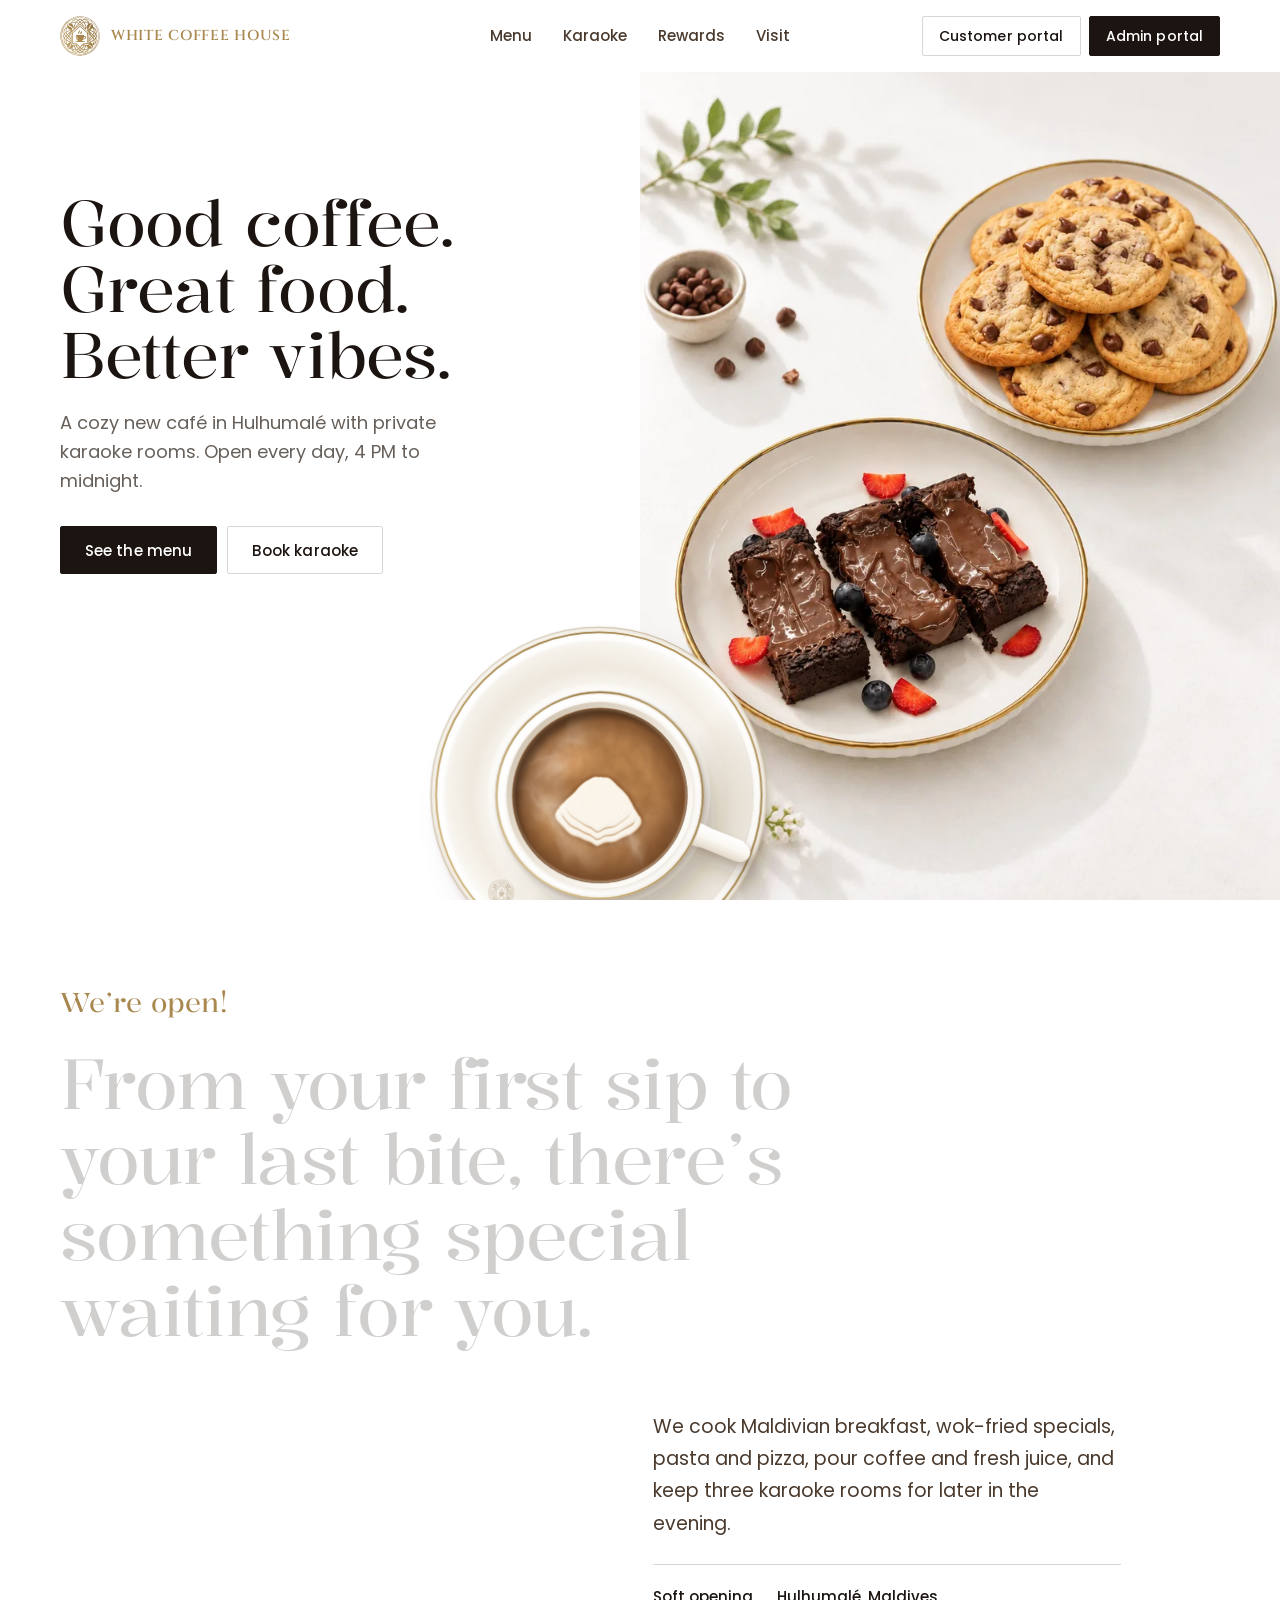
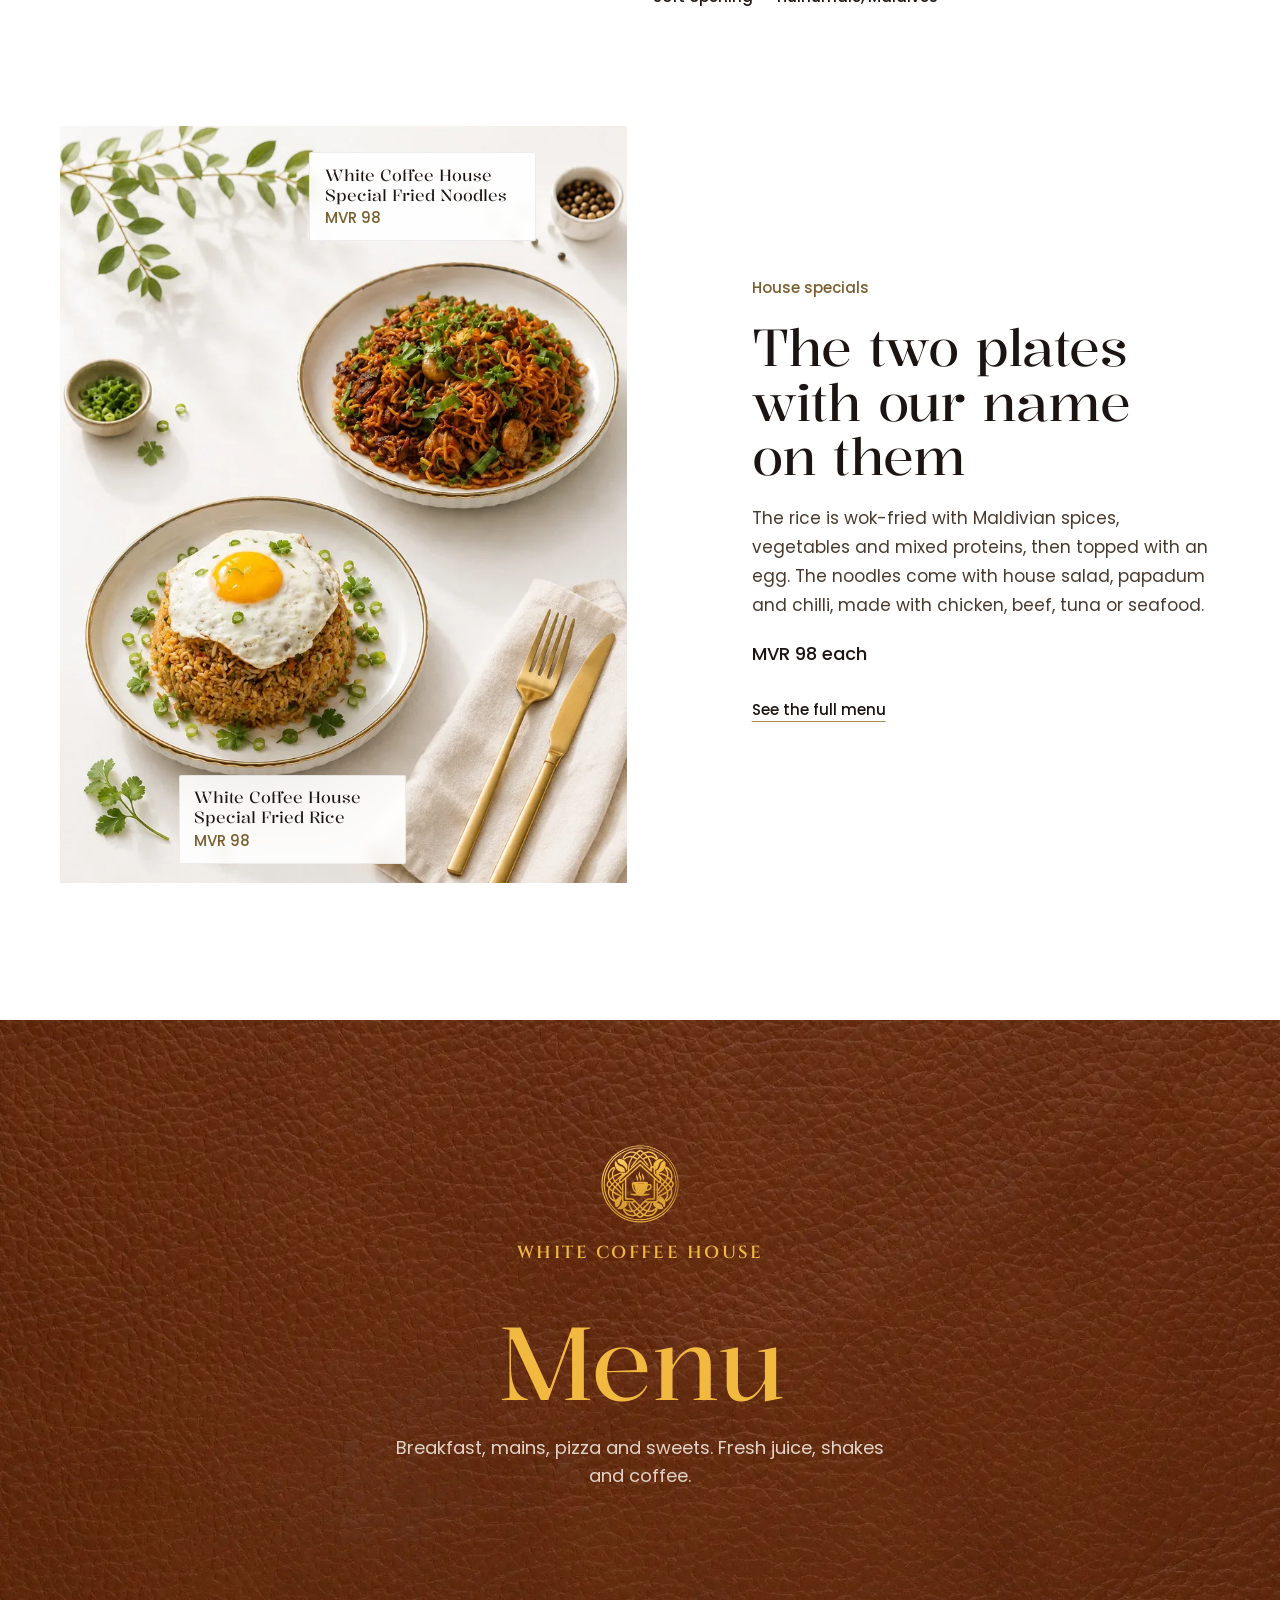
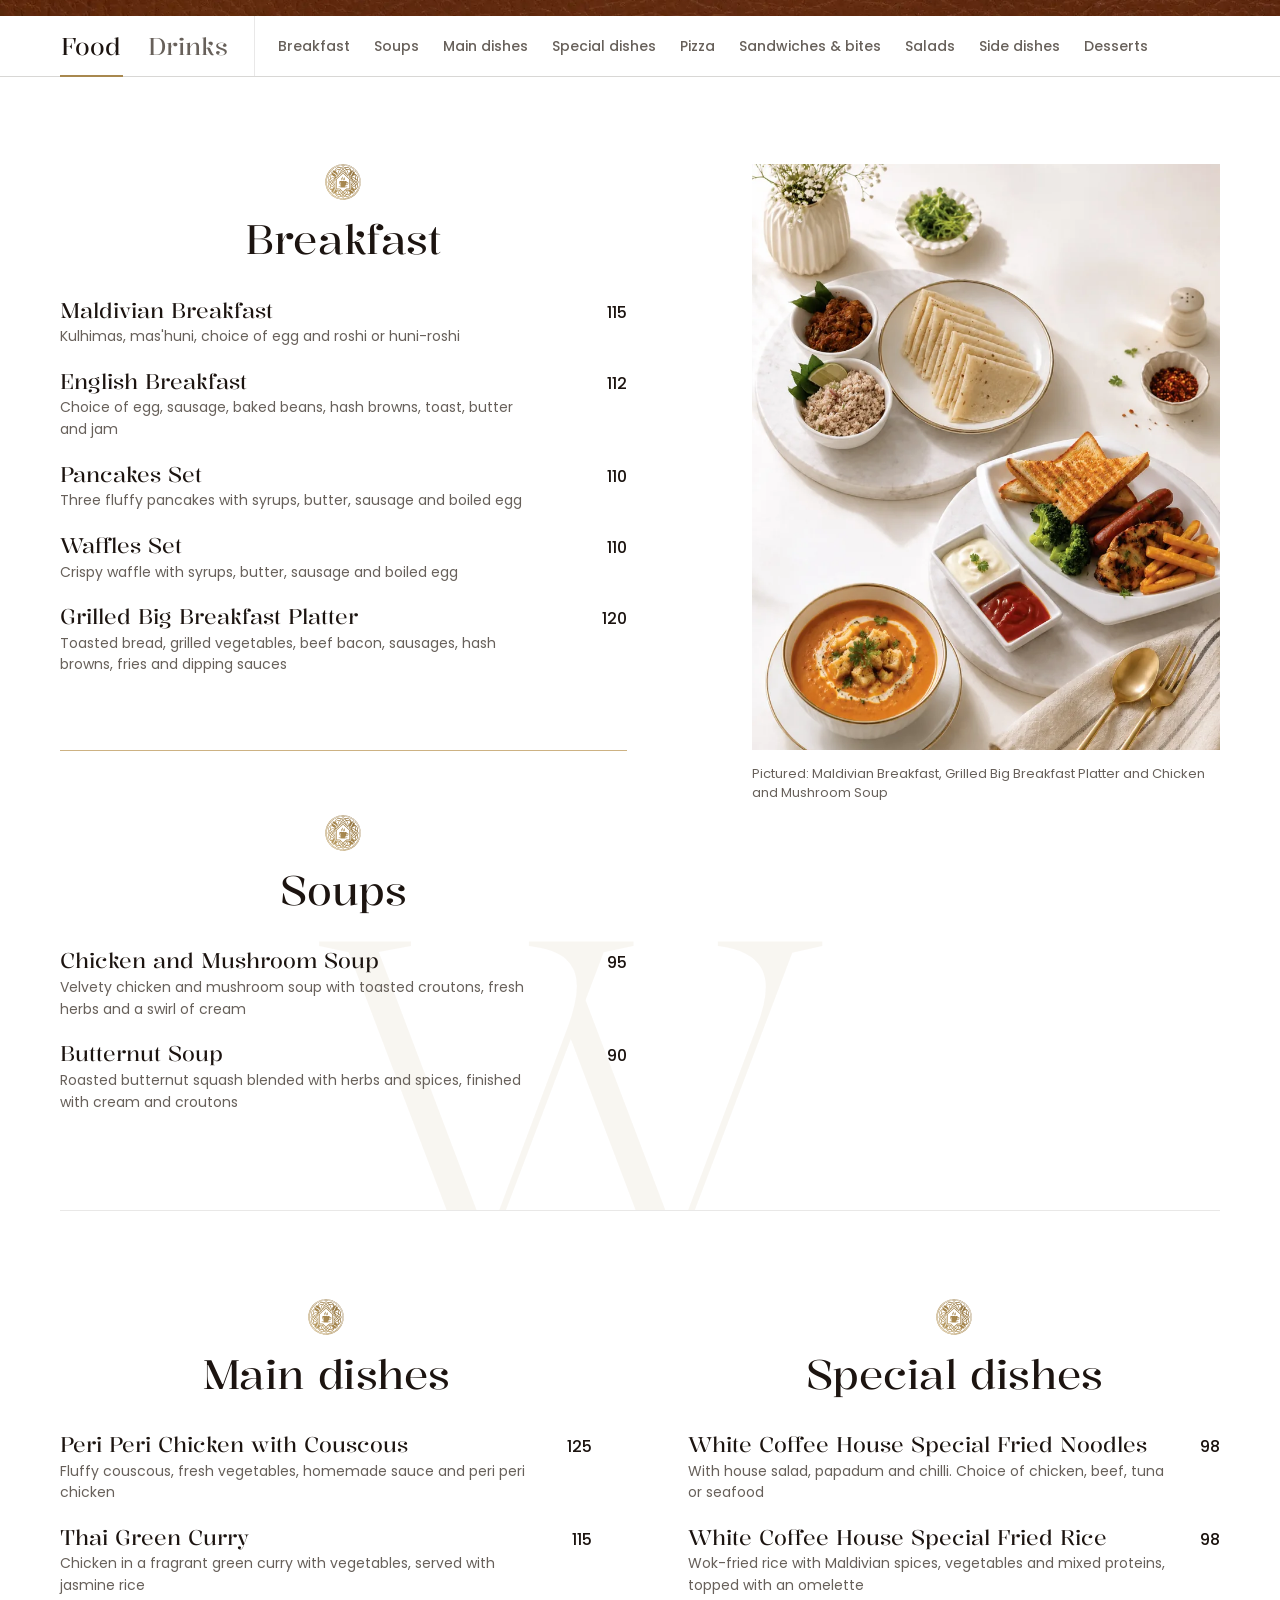
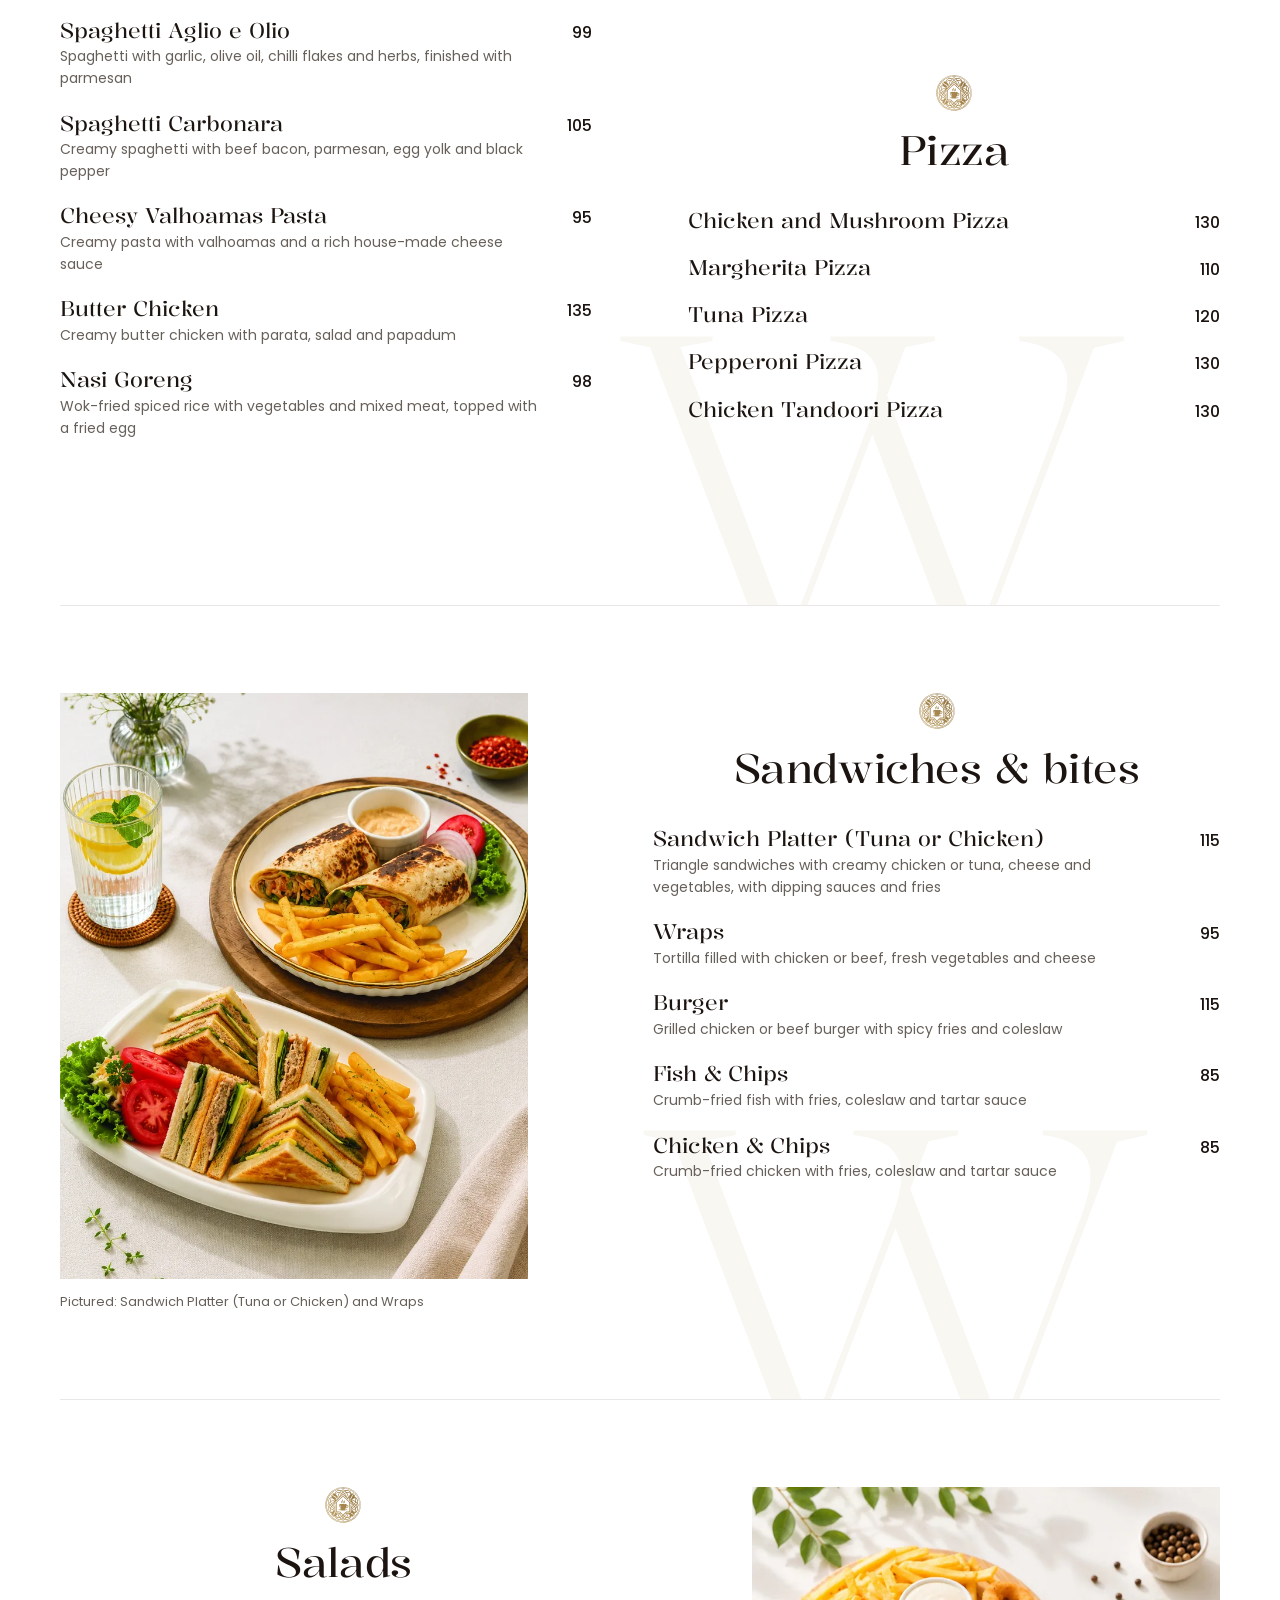
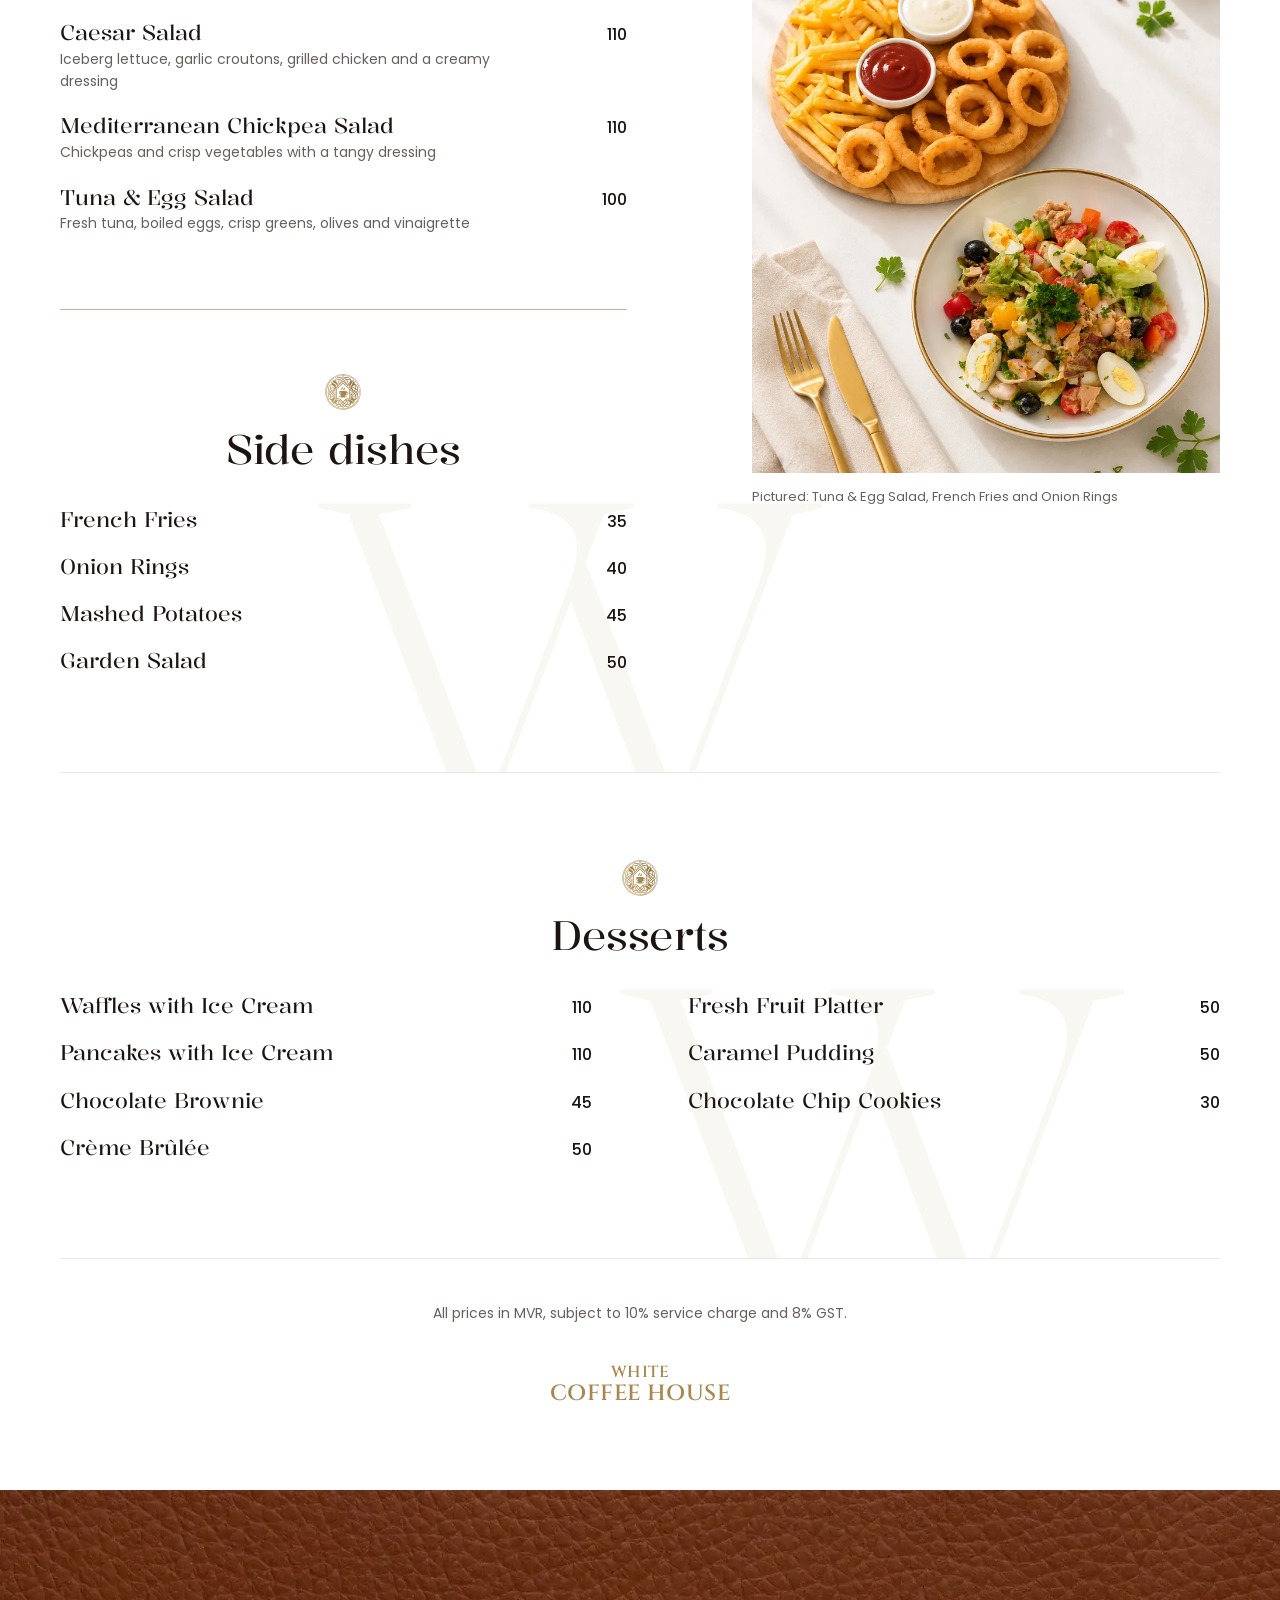
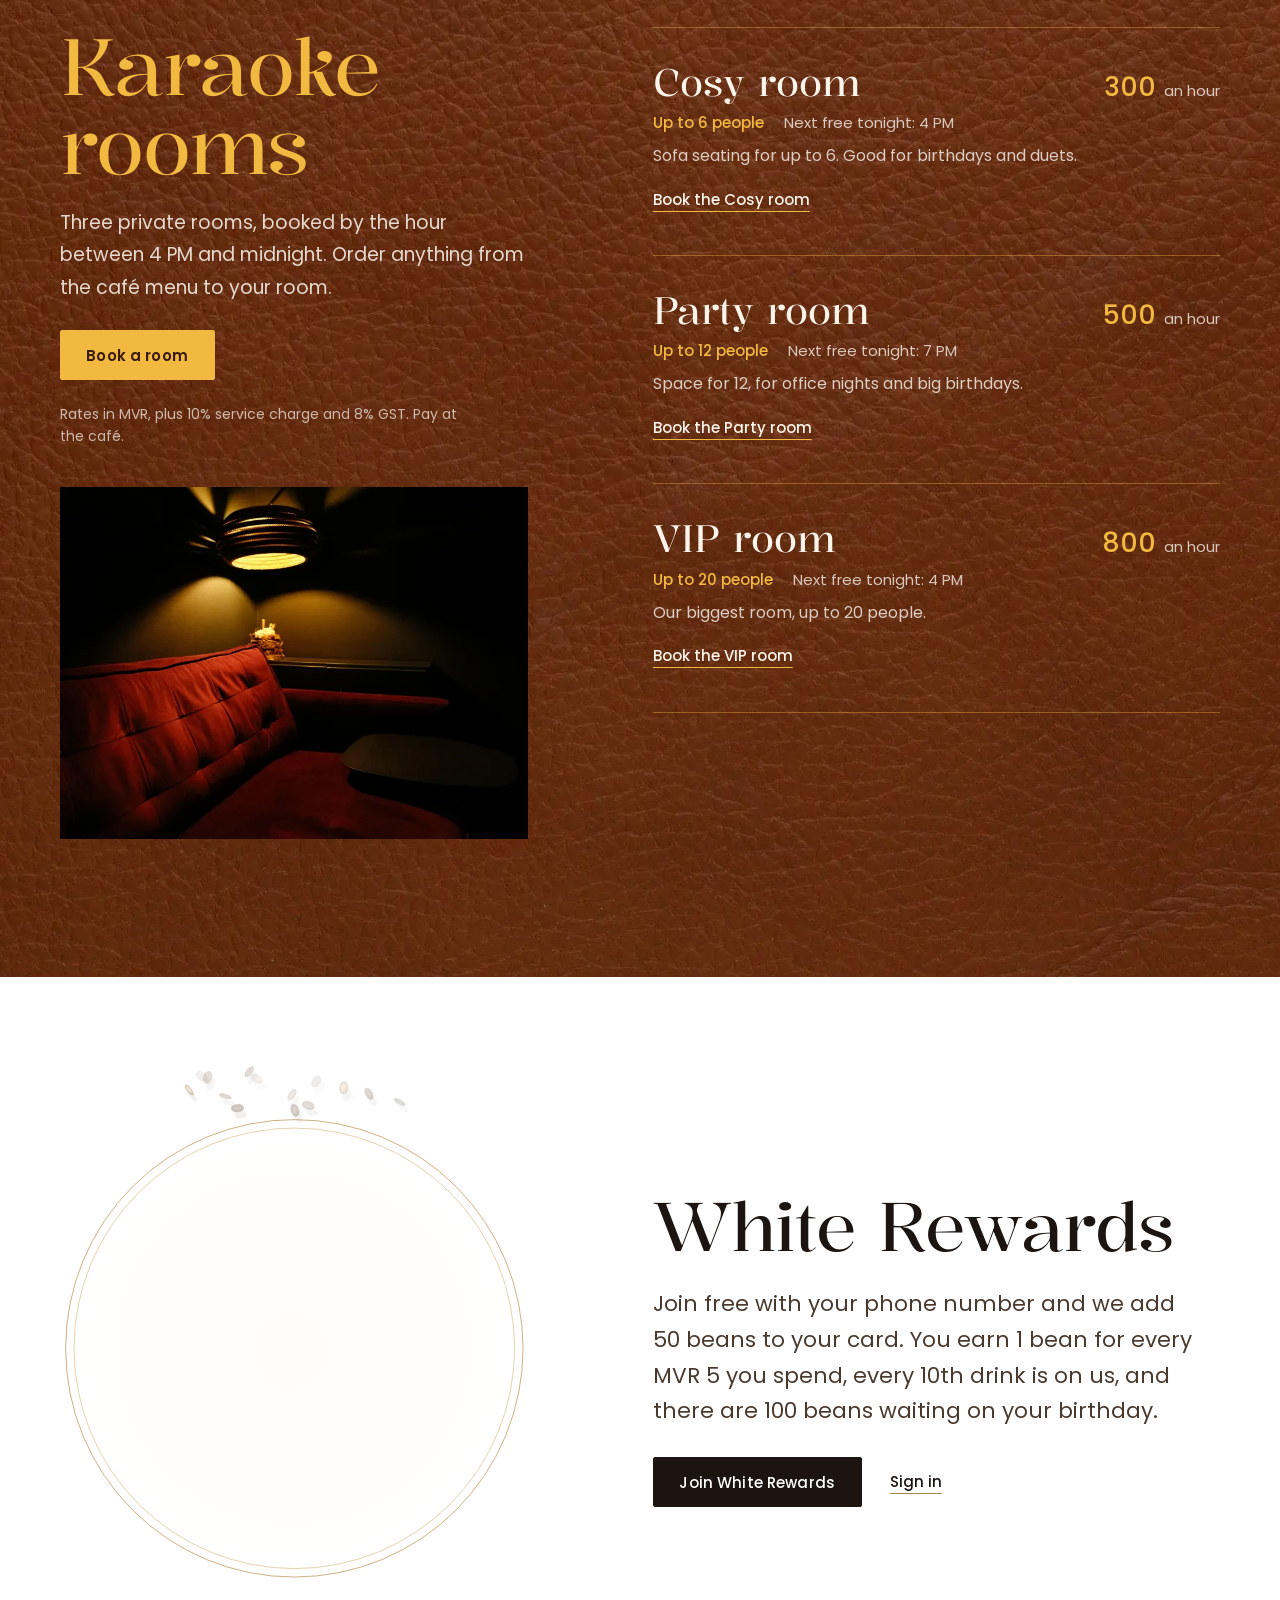
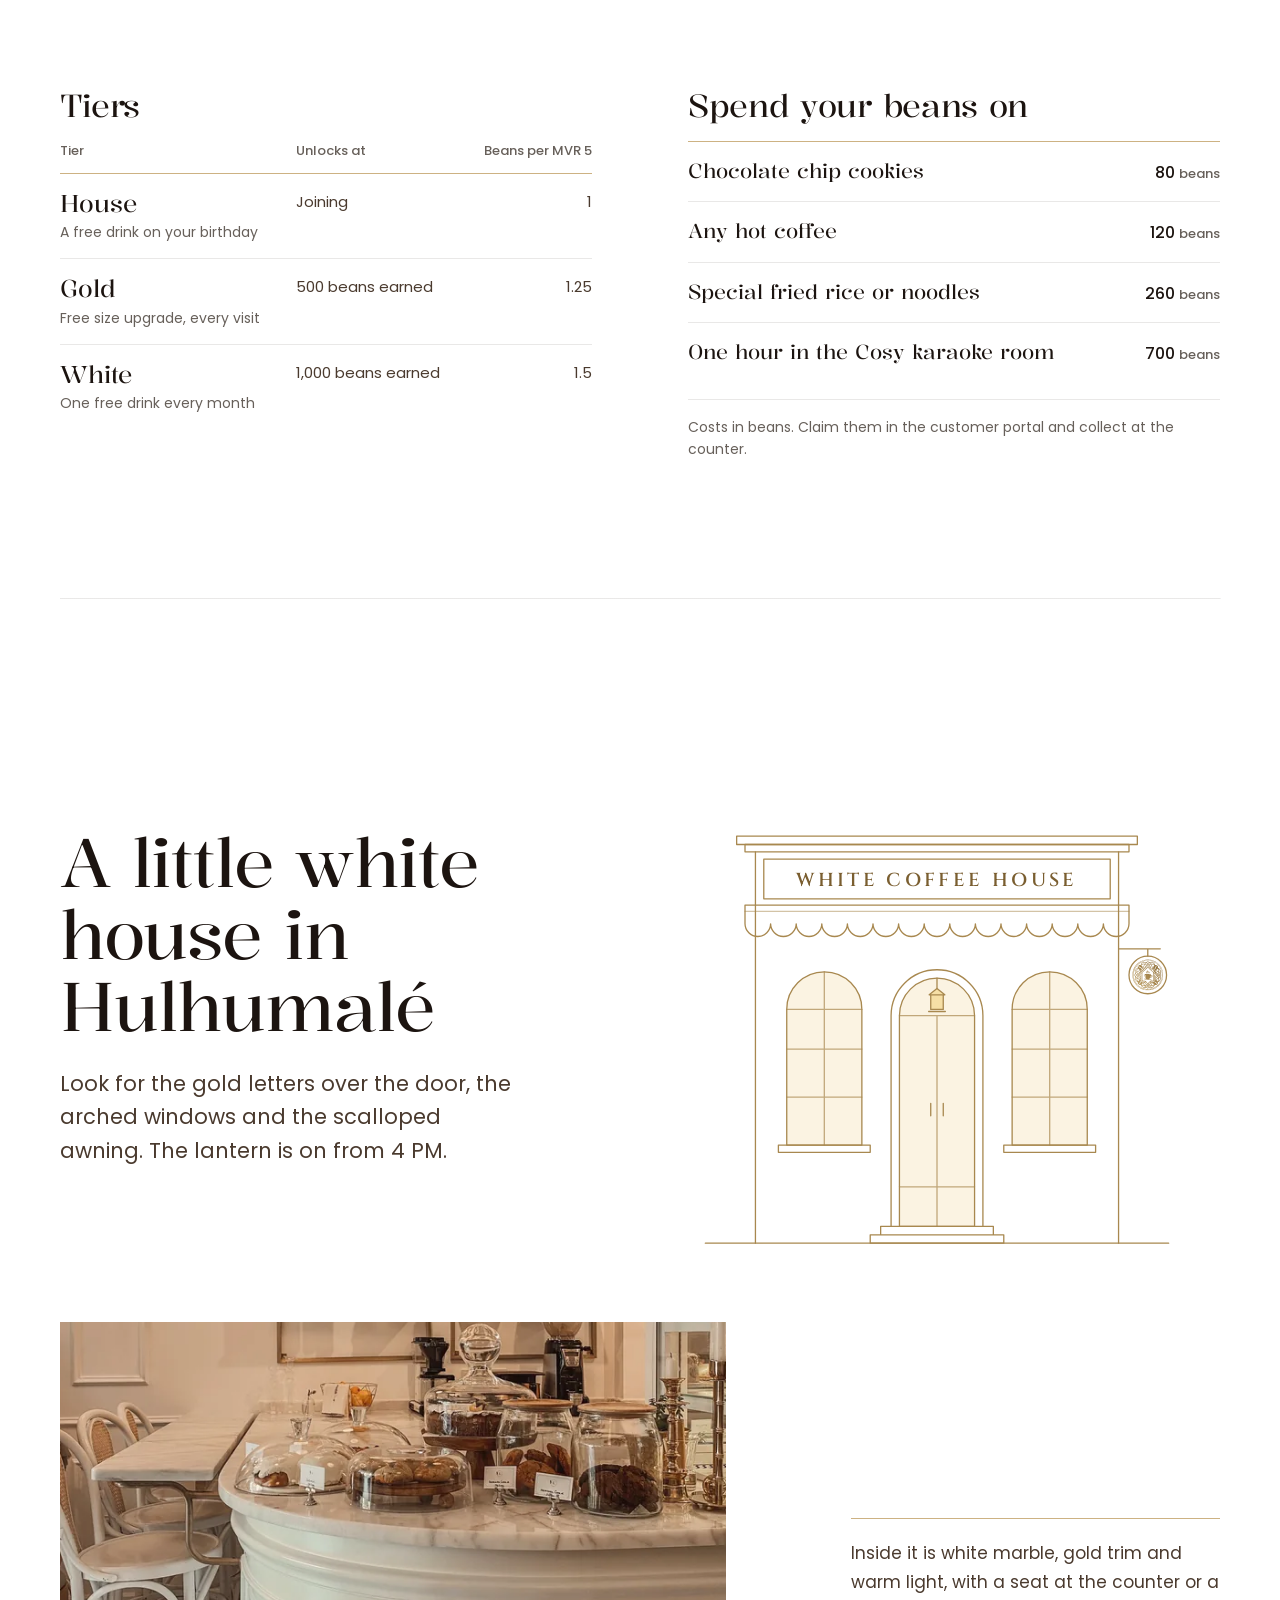
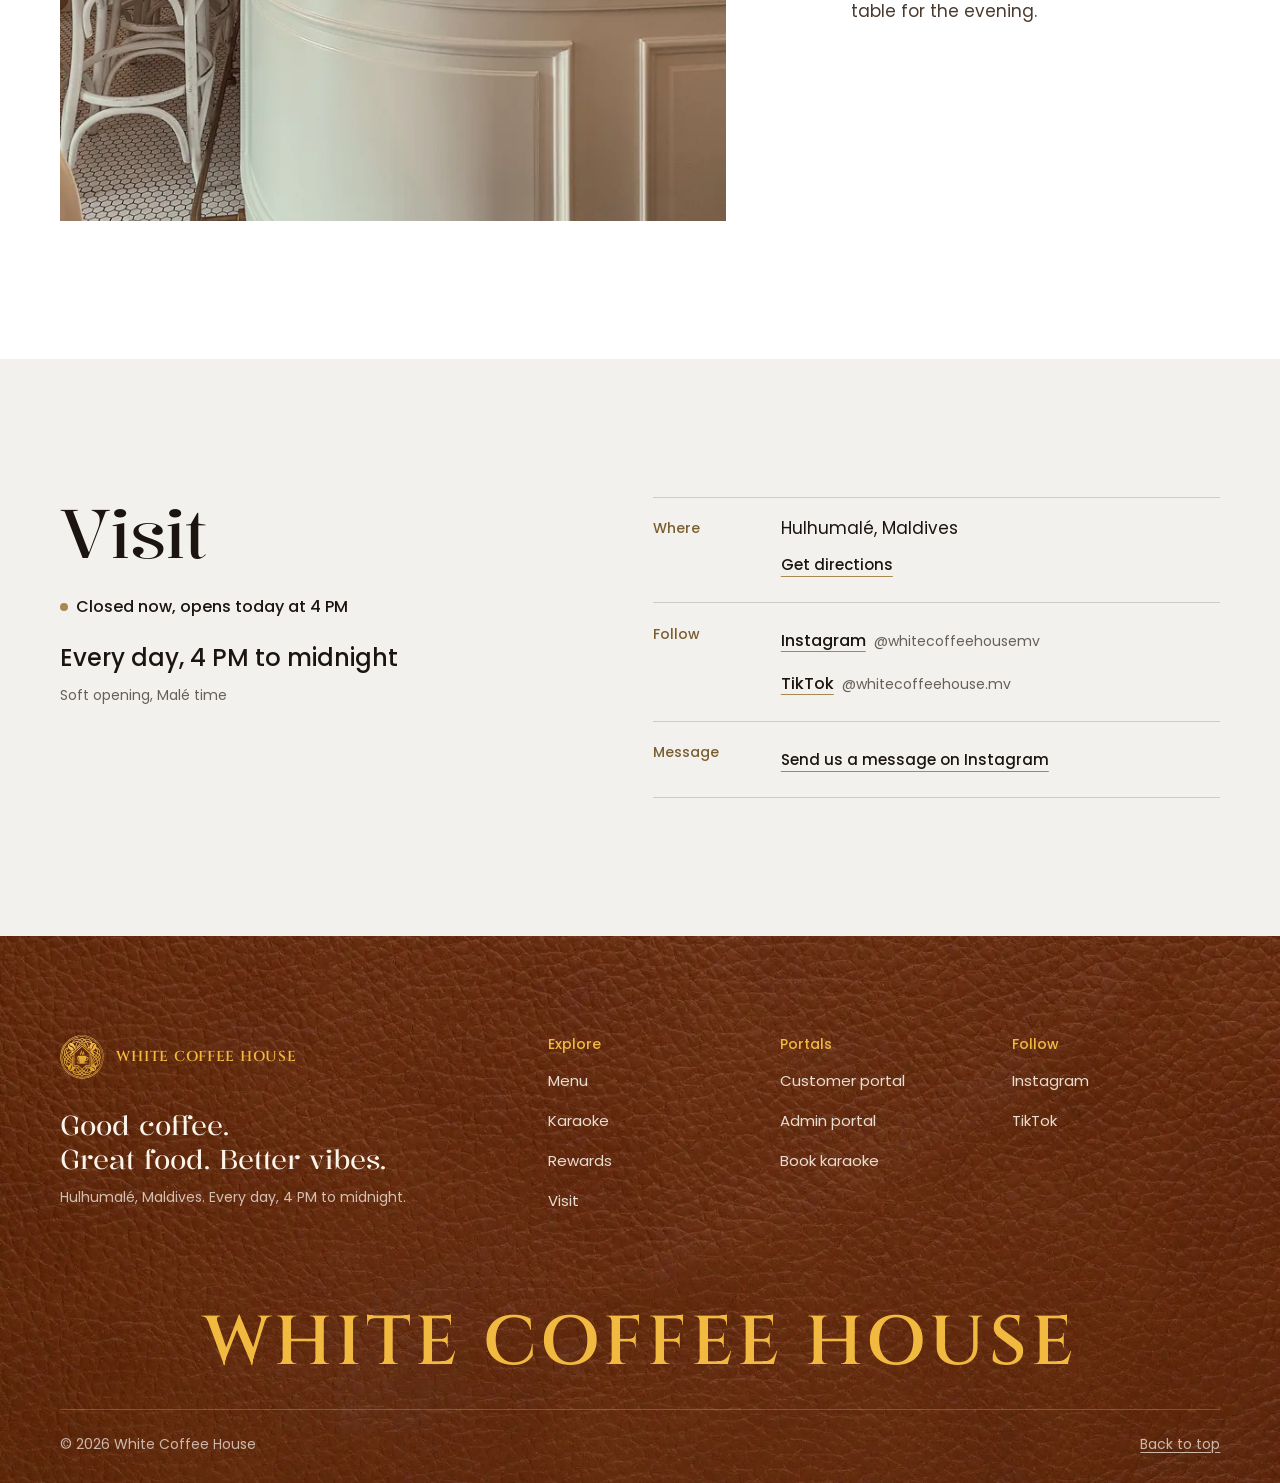
<file: index.html>
<!doctype html>
<html lang="en">
<head>
  <meta charset="utf-8">
  <meta name="viewport" content="width=device-width, initial-scale=1, viewport-fit=cover">
  <title>White Coffee House | Café and karaoke rooms in Hulhumalé</title>
  <meta name="description" content="White Coffee House is a café in Hulhumalé, Maldives, with three private karaoke rooms. Maldivian breakfast, house fried rice and noodles, pasta, pizza, fresh juice and coffee, every day from 4 PM to midnight.">
  <meta name="robots" content="noindex, nofollow">
  <meta name="theme-color" content="#FFFFFF">
  <meta name="color-scheme" content="light">
  <link rel="canonical" href="https://muaaadh.github.io/white-coffee/">

  <link rel="icon" href="favicon.ico" sizes="any">
  <link rel="icon" href="assets/icons/favicon-32.png" type="image/png" sizes="32x32">
  <link rel="apple-touch-icon" href="assets/icons/apple-touch-icon.png">

  <meta property="og:type" content="website">
  <meta property="og:site_name" content="White Coffee House">
  <meta property="og:title" content="White Coffee House | Café and karaoke rooms in Hulhumalé">
  <meta property="og:description" content="Maldivian breakfast, house fried rice and noodles, pizza, juice and coffee, plus three private karaoke rooms. Open every day from 4 PM to midnight.">
  <meta property="og:url" content="https://muaaadh.github.io/white-coffee/">
  <meta property="og:image" content="https://muaaadh.github.io/white-coffee/assets/icons/og-image-v2.jpg">
  <meta property="og:image:width" content="1200">
  <meta property="og:image:height" content="630">
  <meta property="og:image:alt" content="The gold-foil White Coffee House emblem on brown leather, next to their special fried rice and noodles on white marble">
  <meta property="og:locale" content="en_GB">
  <meta name="twitter:card" content="summary_large_image">
  <meta name="twitter:title" content="White Coffee House | Café and karaoke rooms in Hulhumalé">
  <meta name="twitter:description" content="Maldivian breakfast, house fried rice and noodles, pizza, juice and coffee, plus three private karaoke rooms. Open every day from 4 PM to midnight.">
  <meta name="twitter:image" content="https://muaaadh.github.io/white-coffee/assets/icons/og-image-v2.jpg">
  <meta name="twitter:image:alt" content="The gold-foil White Coffee House emblem on brown leather, next to their special fried rice and noodles on white marble">

  <script type="application/ld+json">
  {
    "@context": "https://schema.org",
    "@type": "CafeOrCoffeeShop",
    "name": "White Coffee House",
    "slogan": "Good coffee. Great food. Better vibes.",
    "description": "A café in Hulhumalé, Maldives, serving Maldivian breakfast, house fried rice and noodles, pasta, pizza, desserts, fresh juice, milkshakes and coffee, with three private karaoke rooms you can book by the hour.",
    "url": "https://muaaadh.github.io/white-coffee/",
    "image": "https://muaaadh.github.io/white-coffee/assets/img/menu/fried-noodles-rice-1086.webp",
    "logo": "https://muaaadh.github.io/white-coffee/assets/icons/icon-512.png",
    "hasMenu": "https://muaaadh.github.io/white-coffee/#menu",
    "priceRange": "MVR 7 to 135",
    "currenciesAccepted": "MVR",
    "address": { "@type": "PostalAddress", "addressLocality": "Hulhumalé", "addressCountry": "MV" },
    "openingHoursSpecification": [{
      "@type": "OpeningHoursSpecification",
      "dayOfWeek": ["Sunday", "Monday", "Tuesday", "Wednesday", "Thursday", "Friday", "Saturday"],
      "opens": "16:00", "closes": "24:00"
    }],
    "servesCuisine": ["Maldivian", "Breakfast", "Asian", "Italian", "Pizza", "Desserts", "Coffee", "Juice"],
    "amenityFeature": [{ "@type": "LocationFeatureSpecification", "name": "Private karaoke rooms, bookable by the hour", "value": true }],
    "potentialAction": { "@type": "ReserveAction", "name": "Book a karaoke room", "target": "https://muaaadh.github.io/white-coffee/karaoke/" },
    "sameAs": ["https://www.instagram.com/whitecoffeehousemv/", "https://www.tiktok.com/@whitecoffeehouse.mv"]
  }
  </script>

  <link rel="preconnect" href="https://fonts.googleapis.com">
  <link rel="preconnect" href="https://fonts.gstatic.com" crossorigin>
  <link rel="stylesheet" href="https://fonts.googleapis.com/css2?family=Cinzel:wght@500;600&family=Kalnia:wght@300;400;500&family=Poppins:wght@300;400;500;600&display=swap">
  <link rel="stylesheet" href="assets/css/base.css">
  <link rel="stylesheet" href="assets/css/site.css">
  <link rel="stylesheet" href="assets/css/hero.css">
  <link rel="stylesheet" href="assets/css/beans.css">
  <script>(function(d){d.classList.add('js');setTimeout(function(){if(!d.classList.contains('site-ready'))d.classList.add('no-motion')},4000)})(document.documentElement);</script>
  <script src="assets/js/store.js" defer></script>
  <script src="assets/js/hero.js" defer></script>
  <script src="assets/js/beans.js" defer></script>
  <script src="assets/js/site.js" defer></script>
</head>
<body>
  <a class="skip-link" href="#main">Skip to content</a>

  <!-- ============ Header (owned by site.css / site.js) ============ -->
  <header class="hdr" id="site-header" data-header>
    <div class="hdr__inner container">
      <!-- The toggle comes before the nav in DOM and tab order -->
      <button class="nav-toggle" id="menu-btn" type="button" aria-expanded="false" aria-controls="menu-sheet" aria-label="Open navigation" data-menu-btn>
        <span class="nav-toggle__bar" aria-hidden="true"></span><span class="nav-toggle__bar" aria-hidden="true"></span>
      </button>

      <a class="brand hdr__brand" href="#top" aria-label="White Coffee House, back to top">
        <img class="brand__mark" src="assets/img/logo-mark.svg" alt="" width="40" height="40">
        <span class="brand__name">White Coffee House</span>
      </a>

      <nav class="hdr__nav" id="site-nav" aria-label="Main">
        <ul class="hdr__list" role="list">
          <li><a class="hdr__link" href="#menu" data-nav="menu">Menu</a></li>
          <li><a class="hdr__link" href="#karaoke" data-nav="karaoke">Karaoke</a></li>
          <li><a class="hdr__link" href="#rewards" data-nav="rewards">Rewards</a></li>
          <li><a class="hdr__link" href="#visit" data-nav="visit">Visit</a></li>
        </ul>
      </nav>

      <div class="hdr__actions">
        <a class="btn btn--ghost btn--sm hdr-btn" href="portal/"><span>Customer<span class="hdr-btn__long"> portal</span></span></a>
        <a class="btn btn--sm hdr-btn hdr-btn--dark" href="admin/"><span>Admin<span class="hdr-btn__long"> portal</span></span></a>
      </div>
    </div>
  </header>

  <!-- Mobile menu sheet (820px and below) -->
  <div class="sheet" id="menu-sheet" data-menu-sheet>
    <div class="sheet__inner container">
      <nav class="sheet__nav" aria-label="Site menu">
        <ul class="sheet__list" role="list">
          <li><a class="sheet__link" href="#menu" data-nav="menu">Menu</a></li>
          <li><a class="sheet__link" href="#karaoke" data-nav="karaoke">Karaoke</a></li>
          <li><a class="sheet__link" href="#rewards" data-nav="rewards">Rewards</a></li>
          <li><a class="sheet__link" href="#visit" data-nav="visit">Visit</a></li>
        </ul>
      </nav>
      <div class="sheet__portals">
        <a class="sheet__portal" href="portal/">
          <span class="sheet__portal-text"><strong>Customer portal</strong><span>Your White Rewards card and beans</span></span>
        </a>
        <a class="sheet__portal sheet__portal--dark" href="admin/">
          <span class="sheet__portal-text"><strong>Admin portal</strong><span>For the café team</span></span>
        </a>
      </div>
      <p class="sheet__meta">
        <span class="status-pill" data-open-status><span class="status-pill__dot" aria-hidden="true"></span><span data-status-text>Open every day, 4 PM to midnight</span></span>
        <span class="sheet__meta-line">Every day, 4 PM to midnight, Hulhumalé</span>
      </p>
    </div>
  </div>

  <main id="main">
    <!-- HERO:START -->
    <!--
      Hero: their cookies and brownies on the marble, and "a latte you can stir" set down on the corner of the
      photo, the way their opening poster puts a latte at the edge of the table
      (assets/css/hero.css + assets/js/hero.js; ids are wch-*).
    -->
    <section class="hero" id="top" aria-labelledby="hero-title" data-hero>
      <div class="hero__inner container">
        <div class="hero__copy">
          <p class="hero__wordmark wordmark" aria-hidden="true">White Coffee House</p>
          <h1 class="hero__title" id="hero-title">
            <span class="hero__line"><span>Good coffee.</span></span>
            <span class="hero__line"><span>Great food.</span></span>
            <span class="hero__line"><span>Better vibes.</span></span>
          </h1>
          <p class="hero__lede">A cozy new café in Hulhumalé with private karaoke rooms. Open every day, 4&nbsp;PM to midnight.</p>
          <div class="hero__ctas">
            <a class="btn hero__cta" href="#menu">See the menu</a>
            <a class="btn btn--ghost hero__cta" href="karaoke/">Book karaoke</a>
          </div>
        </div>

        <figure class="hero__photo" data-featured-photo="cookies-brownie">
          <img src="assets/img/menu/cookies-brownie-1086.webp" srcset="assets/img/menu/cookies-brownie-800.webp 800w, assets/img/menu/cookies-brownie-1086.webp 1086w" sizes="(min-width: 960px) 50vw, 100vw" width="1086" height="1448" alt="Chocolate chip cookies and chocolate brownies with strawberries and blueberries, on gold-rimmed white plates on white marble" fetchpriority="high" decoding="async">
        </figure>

        <div class="hero__visual" data-latte-visual>
          <div class="latte" data-latte-scroll>
            <div class="latte__enter">
              <div class="latte__stage" data-latte-stage>
                <!-- shadow of the saucer on the table -->
                <div class="latte__layer latte__layer--table" data-latte-layer="table" aria-hidden="true">
                  <svg viewBox="-120 -120 240 240" focusable="false">
                    <defs>
                      <filter id="wch-latte-blur-table-wide" x="-50%" y="-50%" width="200%" height="200%"><feGaussianBlur stdDeviation="9"/></filter>
                      <filter id="wch-latte-blur-table-near" x="-50%" y="-50%" width="200%" height="200%"><feGaussianBlur stdDeviation="2.2"/></filter>
                    </defs>
                    <circle cx="9" cy="13" r="98" fill="rgba(84,58,32,.13)" filter="url(#wch-latte-blur-table-wide)"/>
                    <circle cx="2.2" cy="3.4" r="99.2" fill="rgba(84,58,32,.16)" filter="url(#wch-latte-blur-table-near)"/>
                  </svg>
                </div>

                <div class="latte__tilt" data-latte-tilt>
                  <!-- saucer -->
                  <div class="latte__layer latte__layer--saucer" aria-hidden="true">
                    <svg viewBox="-120 -120 240 240" focusable="false">
                      <defs>
                        <radialGradient id="wch-latte-saucer-base" cx="0" cy="0" r="100" gradientUnits="userSpaceOnUse">
                          <stop offset="0" stop-color="#FFFFFF"/>
                          <stop offset=".64" stop-color="#FCFAF6"/>
                          <stop offset=".76" stop-color="#F3EEE5"/>
                          <stop offset=".88" stop-color="#FAF7F1"/>
                          <stop offset=".945" stop-color="#FFFFFF"/>
                          <stop offset=".982" stop-color="#F1EBE1"/>
                          <stop offset="1" stop-color="#E2D8C8"/>
                        </radialGradient>
                        <linearGradient id="wch-latte-saucer-light" x1="-.15" y1="-.15" x2="1.05" y2="1.05">
                          <stop offset="0" stop-color="#FFFFFF" stop-opacity=".9"/>
                          <stop offset=".45" stop-color="#FFFFFF" stop-opacity="0"/>
                          <stop offset="1" stop-color="#8A6C3A" stop-opacity=".10"/>
                        </linearGradient>
                        <linearGradient id="wch-latte-slope-light" x1="0" y1="0" x2="1" y2="1">
                          <stop offset="0" stop-color="#7A5E30" stop-opacity=".07"/>
                          <stop offset=".55" stop-color="#7A5E30" stop-opacity="0"/>
                          <stop offset="1" stop-color="#FFFFFF" stop-opacity=".55"/>
                        </linearGradient>
                        <linearGradient id="wch-latte-gold-line" x1="0" y1="0" x2="1" y2="1">
                          <stop offset="0" stop-color="#E2CC97"/>
                          <stop offset=".35" stop-color="#B8995C"/>
                          <stop offset=".7" stop-color="#9C7D45"/>
                          <stop offset="1" stop-color="#C9AE73"/>
                        </linearGradient>
                        <mask id="wch-latte-rim-ring"><circle r="100" fill="#fff"/><circle r="91" fill="#000"/></mask>
                        <mask id="wch-latte-slope-ring"><circle r="92" fill="#fff"/><circle r="66" fill="#000"/></mask>
                      </defs>
                      <circle r="100" fill="url(#wch-latte-saucer-base)"/>
                      <circle r="100" fill="url(#wch-latte-slope-light)" mask="url(#wch-latte-slope-ring)"/>
                      <circle r="100" fill="url(#wch-latte-saucer-light)" mask="url(#wch-latte-rim-ring)"/>
                      <circle class="latte__rim latte__rim--saucer" r="96.6" transform="rotate(-90)" fill="none" stroke="url(#wch-latte-gold-line)" stroke-width="1.05"/>
                      <circle class="latte__hairline" r="99.65" fill="none" stroke="rgba(122,94,48,.28)" stroke-width=".55"/>
                    </svg>
                    <span class="latte__mark"></span>
                    <span class="latte__glint latte__glint--saucer"></span>
                  </div>

                  <!-- shadow of the cup on the saucer -->
                  <div class="latte__layer latte__layer--cupshadow" data-latte-layer="cupshadow" aria-hidden="true">
                    <svg viewBox="-120 -120 240 240" focusable="false">
                      <defs>
                        <filter id="wch-latte-blur-cup-wide" x="-50%" y="-50%" width="200%" height="200%"><feGaussianBlur stdDeviation="6"/></filter>
                        <filter id="wch-latte-blur-cup-near" x="-50%" y="-50%" width="200%" height="200%"><feGaussianBlur stdDeviation="1.6"/></filter>
                      </defs>
                      <g filter="url(#wch-latte-blur-cup-wide)" fill="rgba(84,58,32,.26)">
                        <circle cx="8" cy="11" r="61"/>
                        <g transform="translate(8 11) rotate(22)"><rect x="54" y="-6" width="42" height="12" rx="6"/></g>
                      </g>
                      <g filter="url(#wch-latte-blur-cup-near)" fill="rgba(84,58,32,.20)">
                        <circle cx="1.6" cy="2.4" r="61.6"/>
                        <g transform="translate(2.6 3.6) rotate(22)"><rect x="56" y="-5.6" width="40" height="11.2" rx="5.6"/></g>
                      </g>
                    </svg>
                  </div>

                  <!-- cup: handle, rim, inner wall, coffee -->
                  <div class="latte__layer latte__layer--cup" data-latte-layer="cup">
                    <svg viewBox="-120 -120 240 240" aria-hidden="true" focusable="false">
                      <defs>
                        <linearGradient id="wch-latte-handle" x1="0" y1="0" x2="0" y2="1">
                          <stop offset="0" stop-color="#FFFFFF"/>
                          <stop offset=".45" stop-color="#FBF8F3"/>
                          <stop offset=".8" stop-color="#EAE2D5"/>
                          <stop offset="1" stop-color="#D8CDBB"/>
                        </linearGradient>
                        <radialGradient id="wch-latte-rim-base" cx="0" cy="0" r="62" gradientUnits="userSpaceOnUse">
                          <stop offset=".88" stop-color="#E9E2D7"/>
                          <stop offset=".915" stop-color="#FBF9F5"/>
                          <stop offset=".945" stop-color="#FFFFFF"/>
                          <stop offset=".975" stop-color="#F7F3EC"/>
                          <stop offset=".992" stop-color="#E4DACB"/>
                          <stop offset="1" stop-color="#CFC3B0"/>
                        </radialGradient>
                        <linearGradient id="wch-latte-rim-light" x1="0" y1="0" x2="1" y2="1">
                          <stop offset="0" stop-color="#FFFFFF" stop-opacity=".95"/>
                          <stop offset=".5" stop-color="#FFFFFF" stop-opacity="0"/>
                          <stop offset="1" stop-color="#7A5E30" stop-opacity=".09"/>
                        </linearGradient>
                        <linearGradient id="wch-latte-wall" x1="0" y1="0" x2="1" y2="1">
                          <stop offset="0" stop-color="#C9BCA8"/>
                          <stop offset=".42" stop-color="#E6DDCF"/>
                          <stop offset=".75" stop-color="#FBF8F2"/>
                          <stop offset="1" stop-color="#FFFFFF"/>
                        </linearGradient>
                        <radialGradient id="wch-latte-crema" cx=".44" cy=".42" r=".6">
                          <stop offset="0" stop-color="#B58552"/>
                          <stop offset=".55" stop-color="#9E6C3E"/>
                          <stop offset=".86" stop-color="#7A4D2A"/>
                          <stop offset="1" stop-color="#5F3A1F"/>
                        </radialGradient>
                        <linearGradient id="wch-latte-gold-rim" x1="0" y1="0" x2="1" y2="1">
                          <stop offset="0" stop-color="#E4CF9C"/>
                          <stop offset=".4" stop-color="#B8995C"/>
                          <stop offset=".75" stop-color="#977841"/>
                          <stop offset="1" stop-color="#CBB077"/>
                        </linearGradient>
                        <mask id="wch-latte-cup-rim"><circle r="62" fill="#fff"/><circle r="55.4" fill="#000"/></mask>
                      </defs>
                      <!-- handle -->
                      <g transform="rotate(22)">
                        <path d="M56 -7.4 C62 -7.4 66 -6.2 70 -6.2 L90 -6.2 A6.2 6.2 0 0 1 90 6.2 L70 6.2 C66 6.2 62 7.4 56 7.4 Z" fill="url(#wch-latte-handle)"/>
                        <path d="M60 -6.9 C64 -6.6 66.5 -6.2 70 -6.2 L90 -6.2" fill="none" stroke="#fff" stroke-width=".9" stroke-linecap="round" opacity=".9"/>
                        <path d="M90 6.2 A6.2 6.2 0 0 0 90 -6.2" fill="none" stroke="rgba(122,94,48,.18)" stroke-width=".5"/>
                      </g>
                      <!-- rim -->
                      <circle r="62" fill="url(#wch-latte-rim-base)"/>
                      <circle r="62" fill="url(#wch-latte-rim-light)" mask="url(#wch-latte-cup-rim)"/>
                      <circle class="latte__rim latte__rim--cup" r="61.15" transform="rotate(-90)" fill="none" stroke="url(#wch-latte-gold-rim)" stroke-width=".95"/>
                      <circle class="latte__hairline" r="61.95" fill="none" stroke="rgba(122,94,48,.22)" stroke-width=".4"/>
                      <!-- inner wall -->
                      <circle r="55.4" fill="url(#wch-latte-wall)"/>
                      <!-- coffee: first paint + no-WebGL fallback (the canvas paints over it) -->
                      <circle r="52" fill="url(#wch-latte-crema)"/>
                      <g class="latte__fallback">
                        <path fill="none" stroke="#5F3A1F" stroke-opacity=".28" stroke-width="2.4" d="M0 26 C-10 16 -30 6 -30 -10 C-30 -22 -20 -28 -11 -27 C-5 -26.5 -1.5 -23 0 -19 C1.5 -23 5 -26.5 11 -27 C20 -28 30 -22 30 -10 C30 6 10 16 0 26 Z"/>
                        <path fill="#FBF5EA" d="M0 26 C-10 16 -30 6 -30 -10 C-30 -22 -20 -28 -11 -27 C-5 -26.5 -1.5 -23 0 -19 C1.5 -23 5 -26.5 11 -27 C20 -28 30 -22 30 -10 C30 6 10 16 0 26 Z"/>
                        <path fill="none" stroke="#FBF5EA" stroke-width="1.3" stroke-linecap="round" d="M0 24 L0 37"/>
                      </g>
                    </svg>
                    <canvas class="latte__coffee" data-latte-coffee aria-hidden="true"></canvas>
                    <span class="latte__glint latte__glint--cup"></span>
                  </div>
                </div>

                <span class="latte__cursor" data-latte-cursor aria-hidden="true"></span>
              </div>
              <p class="latte__hint" data-latte-hint>
                <span class="latte__hint-fine">Move your cursor over the cup to stir</span>
                <span class="latte__hint-touch">Drag on the coffee to stir</span>
              </p>
            </div>
          </div>
        </div>
      </div>
    </section>
    <!-- HERO:END -->

    <!-- ============ Intro ============ -->
    <section class="intro" id="about" aria-labelledby="about-title">
      <div class="container intro__grid">
        <h2 class="intro__open" id="about-title">We’re open!</h2>
        <p class="intro__statement" data-wordfill>From your first sip to your last bite, there’s something special waiting for you.</p>
        <div class="intro__side" data-reveal>
          <p class="intro__text rv">We cook Maldivian breakfast, wok-fried specials, pasta and pizza, pour coffee and fresh juice, and keep three karaoke rooms for later in the evening.</p>
          <p class="intro__where rv"><span>Soft opening</span><span>Hulhumalé, Maldives</span></p>
        </div>
      </div>
    </section>

    <!-- ============ House specials ============ -->
    <section class="specials" id="specials" aria-labelledby="specials-title">
      <div class="container specials__grid">
        <figure class="specials__figure" data-reveal data-featured-photo="fried-noodles-rice">
          <div class="specials__frame rv">
            <img class="specials__img" src="assets/img/menu/fried-noodles-rice-800.webp" srcset="assets/img/menu/fried-noodles-rice-800.webp 800w, assets/img/menu/fried-noodles-rice-1086.webp 1086w" sizes="(min-width: 960px) 600px, 100vw" width="1086" height="1448" alt="White Coffee House special fried noodles and special fried rice topped with a fried egg, on gold-rimmed white plates with gold cutlery" loading="lazy" decoding="async">
            <ul class="specials__tags" role="list" data-specials>
              <li class="stag stag--noodles" data-item="special-noodles"><span class="stag__name" data-f="name">White Coffee House Special Fried Noodles</span><span class="stag__price" data-f="price">MVR 98</span></li>
              <li class="stag stag--rice" data-item="special-rice"><span class="stag__name" data-f="name">White Coffee House Special Fried Rice</span><span class="stag__price" data-f="price">MVR 98</span></li>
            </ul>
          </div>
        </figure>
        <div class="specials__copy" data-reveal>
          <p class="kicker rv">House specials</p>
          <h2 class="h2" id="specials-title"><span class="mask"><span class="mask__in">The two plates with our name on them</span></span></h2>
          <p class="specials__text rv">The rice is wok-fried with Maldivian spices, vegetables and mixed proteins, then topped with an egg. The noodles come with house salad, papadum and chilli, made with chicken, beef, tuna or seafood.</p>
          <p class="specials__price rv" data-specials-price>MVR 98 each</p>
          <a class="tlink rv" href="#menu">See the full menu</a>
        </div>
      </div>
    </section>

    <!-- ============ Menu ============ -->
    <section class="menu" id="menu" aria-labelledby="menu-title">
      <div class="menu__cover">
        <div class="container menu__cover-inner" data-reveal>
          <span class="foil-mark rv" aria-hidden="true"></span>
          <p class="menu__cover-word wordmark rv" aria-hidden="true">White Coffee House</p>
          <h2 class="menu__title" id="menu-title"><span class="mask"><span class="mask__in">Menu</span></span></h2>
          <p class="menu__cover-line rv">Breakfast, mains, pizza and sweets. Fresh juice, shakes and coffee.</p>
        </div>
      </div>

      <div class="menu__book" data-menu>
        <div class="mbar" data-mbar>
          <div class="container mbar__inner">
            <div class="mbar__tabs" role="tablist" aria-label="Menu" data-menu-tabs>
              <button class="mtab" type="button" role="tab" id="mtab-food" aria-controls="mpanel-food" aria-selected="true" tabindex="0" data-group="food">Food</button>
              <button class="mtab" type="button" role="tab" id="mtab-drinks" aria-controls="mpanel-drinks" aria-selected="false" tabindex="-1" data-group="drinks">Drinks</button>
            </div>
            <nav class="mbar__cats" aria-label="Food categories" data-menu-cats="food"></nav>
            <nav class="mbar__cats" aria-label="Drinks categories" data-menu-cats="drinks" hidden></nav>
          </div>
        </div>

        <div class="container menu__panels">
          <div class="mpanel" role="tabpanel" id="mpanel-food" aria-labelledby="mtab-food" tabindex="0" data-menu-panel="food">
            <noscript><p class="mnote">The menu needs JavaScript. Our full printed menu is at the counter.</p></noscript>
          </div>
          <div class="mpanel" role="tabpanel" id="mpanel-drinks" aria-labelledby="mtab-drinks" tabindex="0" data-menu-panel="drinks" hidden></div>
        </div>
      </div>
    </section>

    <!-- ============ Karaoke ============ -->
    <section class="karaoke" id="karaoke" aria-labelledby="karaoke-title">
      <div class="container karaoke__grid">
        <div class="karaoke__head" data-reveal>
          <h2 class="karaoke__title" id="karaoke-title"><span class="mask"><span class="mask__in">Karaoke rooms</span></span></h2>
          <p class="karaoke__lede rv"><span data-room-count>Three</span> private rooms, booked by the hour between 4&nbsp;PM and midnight. Order anything from the café menu to your room.</p>
          <div class="karaoke__ctas rv">
            <a class="btn btn--foil" href="karaoke/">Book a room</a>
          </div>
          <p class="karaoke__note rv" data-karaoke-note>Rates in MVR, plus 10% service charge and 8% GST. Pay at the café.</p>
          <figure class="karaoke__photo rv"><span class="ph ph--karaoke"><span class="ph__in" data-parallax><img src="assets/img/karaoke/lounge-sofa-800.webp" srcset="assets/img/karaoke/lounge-sofa-800.webp 800w, assets/img/karaoke/lounge-sofa-1600.webp 1600w" sizes="(min-width: 960px) 470px, 100vw" width="800" height="1200" alt="A red tufted sofa under a warm wall lamp in a dim private room" loading="lazy" decoding="async"></span></span></figure>
        </div>
        <div class="karaoke__rooms" data-reveal>
          <ul class="rooms" role="list" data-rooms>
            <li class="room rv">
              <div class="room__head"><h3 class="room__name">Cosy room</h3><p class="room__rate"><span class="room__num">300</span> an hour</p></div>
              <p class="room__meta">Up to 6 people</p>
              <p class="room__blurb">Sofa seating for up to 6. Good for birthdays and duets.</p>
              <a class="room__book" href="karaoke/?room=cosy#book">Book the Cosy room</a>
            </li>
            <li class="room rv">
              <div class="room__head"><h3 class="room__name">Party room</h3><p class="room__rate"><span class="room__num">500</span> an hour</p></div>
              <p class="room__meta">Up to 12 people</p>
              <p class="room__blurb">Space for 12, for office nights and big birthdays.</p>
              <a class="room__book" href="karaoke/?room=party#book">Book the Party room</a>
            </li>
            <li class="room rv">
              <div class="room__head"><h3 class="room__name">VIP room</h3><p class="room__rate"><span class="room__num">800</span> an hour</p></div>
              <p class="room__meta">Up to 20 people</p>
              <p class="room__blurb">Our biggest room, up to 20 people.</p>
              <a class="room__book" href="karaoke/?room=vip#book">Book the VIP room</a>
            </li>
          </ul>
        </div>
      </div>
    </section>

    <!-- ============ White Rewards ============ -->
    <section class="rewards" id="rewards" aria-labelledby="rewards-title">
      <div class="container">
        <div class="rewards__top">
          <figure class="rewards__emblem" data-reveal>
            <div class="rewards__emblem-in rv">
              <div class="rewards__beans" data-beans aria-hidden="true">
                <img class="rewards__beans-fallback" src="assets/img/logo-mark.svg" alt="" width="364" height="364" loading="lazy" decoding="async">
              </div>
            </div>
          </figure>
          <div class="rewards__copy" data-reveal>
            <h2 class="h2" id="rewards-title"><span class="mask"><span class="mask__in">White Rewards</span></span></h2>
            <p class="rewards__lede rv" data-program-lede>Join free with your phone number and we add 50 beans to your card. You earn 1 bean for every MVR 5 you spend, every 10th drink is on us, and there are 100 beans waiting on your birthday.</p>
            <div class="rewards__ctas rv">
              <a class="btn" href="portal/?join=1">Join White Rewards</a>
              <a class="tlink" href="portal/">Sign in</a>
            </div>
          </div>
        </div>

        <div class="rewards__lists">
          <div class="rewards__block" data-reveal>
            <h3 class="h3 rv">Tiers</h3>
            <div class="rv">
              <table class="tiers">
                <caption class="visually-hidden">White Rewards tiers, by beans earned in total</caption>
                <thead><tr><th scope="col">Tier</th><th scope="col">Reached at</th><th scope="col">Beans</th></tr></thead>
                <tbody data-tiers>
                  <tr><th scope="row"><span class="tiers__name">House</span><span class="tiers__perk">A free drink on your birthday</span></th><td>Your first visit</td><td>1 per MVR 5</td></tr>
                  <tr><th scope="row"><span class="tiers__name">Gold</span><span class="tiers__perk">Free size upgrade, every visit</span></th><td>500 earned</td><td>1.25×</td></tr>
                  <tr><th scope="row"><span class="tiers__name">White</span><span class="tiers__perk">One free drink every month</span></th><td>1,000 earned</td><td>1.5×</td></tr>
                </tbody>
              </table>
            </div>
          </div>
          <div class="rewards__block" data-reveal>
            <h3 class="h3 rv">Spend your beans on</h3>
            <ul class="rlist rv" role="list" data-rewards-list>
              <li class="rlist__item"><span class="rlist__name">Chocolate chip cookies</span><span class="rlist__cost">80</span></li>
              <li class="rlist__item"><span class="rlist__name">Any hot coffee</span><span class="rlist__cost">120</span></li>
              <li class="rlist__item"><span class="rlist__name">Special fried rice or noodles</span><span class="rlist__cost">260</span></li>
              <li class="rlist__item"><span class="rlist__name">One hour in the Cosy karaoke room</span><span class="rlist__cost">700</span></li>
            </ul>
            <p class="rlist__foot rv">Costs in beans. Claim them in the customer portal and collect at the counter.</p>
          </div>
        </div>
      </div>
    </section>

    <!-- ============ The space ============ -->
    <section class="space" id="space" aria-labelledby="space-title">
      <div class="container space__grid">
        <div class="space__copy" data-reveal>
          <h2 class="h2" id="space-title"><span class="mask"><span class="mask__in">A little white house in Hulhumalé</span></span></h2>
          <p class="space__lede rv">Look for the gold letters over the door, the arched windows and the scalloped awning. The lantern is on from 4&nbsp;PM.</p>
        </div>
        <figure class="space__facade" data-reveal>
          <div class="rv">
            <svg class="facade" viewBox="0 0 460 500" role="img" aria-label="A line drawing of the White Coffee House storefront: gold letters on the fascia, a scalloped awning, an arched door with a hanging lantern, and an arched window on each side">
              <g fill="none" stroke="currentColor" stroke-width="1.3" stroke-linejoin="round" stroke-linecap="round" vector-effect="non-scaling-stroke">
                <!-- cornice, fascia and walls -->
                <path d="M38 96 H422 V104 H38 Z" vector-effect="non-scaling-stroke"/>
                <path d="M46 104 H414 V111 H46 Z" vector-effect="non-scaling-stroke"/>
                <path d="M56 111 V486 M404 111 V486" vector-effect="non-scaling-stroke"/>
                <rect x="64" y="118" width="332" height="38" vector-effect="non-scaling-stroke"/>
                <!-- scalloped awning -->
                <path d="M46 162 H414 V180 a12.267 12.267 0 0 1 -24.533 0 a12.267 12.267 0 0 1 -24.533 0 a12.267 12.267 0 0 1 -24.533 0 a12.267 12.267 0 0 1 -24.533 0 a12.267 12.267 0 0 1 -24.533 0 a12.267 12.267 0 0 1 -24.533 0 a12.267 12.267 0 0 1 -24.533 0 a12.267 12.267 0 0 1 -24.533 0 a12.267 12.267 0 0 1 -24.533 0 a12.267 12.267 0 0 1 -24.533 0 a12.267 12.267 0 0 1 -24.533 0 a12.267 12.267 0 0 1 -24.533 0 a12.267 12.267 0 0 1 -24.533 0 a12.267 12.267 0 0 1 -24.533 0 a12.267 12.267 0 0 1 -24.533 0 Z" vector-effect="non-scaling-stroke"/>
                <path d="M46 168 H414" stroke-opacity=".5" vector-effect="non-scaling-stroke"/>
                <!-- arched windows, lit from inside -->
                <g class="facade__glass">
                  <path d="M86 392 V262 A36 36 0 0 1 158 262 V392 Z" vector-effect="non-scaling-stroke"/>
                  <path d="M302 392 V262 A36 36 0 0 1 374 262 V392 Z" vector-effect="non-scaling-stroke"/>
                </g>
                <path d="M122 226 V392 M86 300 H158 M86 346 H158 M86 262 H158" stroke-opacity=".7" vector-effect="non-scaling-stroke"/>
                <path d="M338 226 V392 M302 300 H374 M302 346 H374 M302 262 H374" stroke-opacity=".7" vector-effect="non-scaling-stroke"/>
                <path d="M78 392 H166 V399 H78 Z M294 392 H382 V399 H294 Z" vector-effect="non-scaling-stroke"/>
                <!-- arched door with a lantern -->
                <path d="M186 470 V268 A44 44 0 0 1 274 268 V470" vector-effect="non-scaling-stroke"/>
                <path class="facade__glass" d="M194 470 V268 A36 36 0 0 1 266 268 V470 Z" vector-effect="non-scaling-stroke"/>
                <path d="M194 268 H266 M230 268 V470 M194 432 H266" stroke-opacity=".7" vector-effect="non-scaling-stroke"/>
                <path d="M224 352 V364 M236 352 V364" vector-effect="non-scaling-stroke"/>
                <path d="M230 232 V242" vector-effect="non-scaling-stroke"/>
                <path class="facade__lamp" d="M222.5 248 L230 242 L237.5 248 Z M224 248 H236 V262 H224 Z" vector-effect="non-scaling-stroke"/>
                <path d="M222 264 H238" vector-effect="non-scaling-stroke"/>
                <!-- steps and ground -->
                <path d="M176 470 H284 V478 H176 Z M166 478 H294 V486 H166 Z" vector-effect="non-scaling-stroke"/>
                <path d="M8 486 H452" vector-effect="non-scaling-stroke"/>
                <!-- round blade sign -->
                <path d="M404 204 H444 M432 204 V211" vector-effect="non-scaling-stroke"/>
                <circle cx="432" cy="229" r="18" vector-effect="non-scaling-stroke"/>
              </g>
              <image href="assets/img/logo-mark.svg" x="417" y="214" width="30" height="30"/>
              <text class="facade__word" x="230" y="143.5" text-anchor="middle">WHITE COFFEE HOUSE</text>
            </svg>
          </div>
        </figure>
        <div class="space__inside" data-reveal>
          <div class="rv">
            <span class="ph ph--inside"><span class="ph__in" data-parallax><img src="assets/img/photos/space-counter-800.webp" srcset="assets/img/photos/space-counter-800.webp 800w, assets/img/photos/space-counter-1600.webp 1600w" sizes="(min-width: 900px) 640px, 92vw" width="800" height="600" alt="A curved white café counter with a marble top and glass cake domes" loading="lazy" decoding="async"></span></span>
          </div>
        </div>
        <div class="space__text" data-reveal>
          <p class="rv">Inside it is white marble, gold trim and warm light, with a seat at the counter or a table for the evening.</p>
        </div>
      </div>
    </section>

    <!-- ============ Visit ============ -->
    <section class="visit" id="visit" aria-labelledby="visit-title">
      <div class="container visit__grid">
        <div class="visit__info" data-reveal>
          <h2 class="h2" id="visit-title"><span class="mask"><span class="mask__in">Visit</span></span></h2>
          <p class="visit__status rv"><span class="status-pill" data-open-status><span class="status-pill__dot" aria-hidden="true"></span><span data-status-text>Open every day, 4 PM to midnight</span></span></p>
          <div class="visit__when rv">
            <!-- one line while every day has the same hours; site.js swaps in a table if the admin ever sets different days -->
            <p class="visit__hours" data-hours-line>Every day, 4&nbsp;PM to midnight</p>
            <table class="hours" data-hours-table hidden>
              <caption class="visually-hidden">Opening hours</caption>
              <tbody data-hours></tbody>
            </table>
            <p class="visit__hours-note" data-hours-note>Soft opening, Malé time</p>
          </div>
        </div>

        <div class="visit__side" data-reveal>
          <dl class="visit__facts rv">
            <div class="vfact">
              <dt>Where</dt>
              <dd>
                <p data-info="address">Hulhumalé, Maldives</p>
                <a class="tlink" href="https://www.google.com/maps/search/?api=1&amp;query=White+Coffee+House+Hulhumal%C3%A9" target="_blank" rel="noopener" data-info-href="mapsUrl">Get directions<span class="visually-hidden"> (opens Google Maps in a new tab)</span></a>
              </dd>
            </div>
            <div class="vfact">
              <dt>Follow</dt>
              <dd>
                <a class="social" href="https://www.instagram.com/whitecoffeehousemv/" target="_blank" rel="noopener" data-info-href="instagram"><span class="social__name">Instagram</span> <span class="social__handle" data-info="instagramHandle">@whitecoffeehousemv</span><span class="visually-hidden"> (opens in a new tab)</span></a>
                <a class="social" href="https://www.tiktok.com/@whitecoffeehouse.mv" target="_blank" rel="noopener" data-info-href="tiktok"><span class="social__name">TikTok</span> <span class="social__handle" data-info="tiktokHandle">@whitecoffeehouse.mv</span><span class="visually-hidden"> (opens in a new tab)</span></a>
              </dd>
            </div>
            <div class="vfact">
              <dt>Message</dt>
              <dd><a class="tlink" href="https://ig.me/m/whitecoffeehousemv" target="_blank" rel="noopener">Send us a message on Instagram<span class="visually-hidden"> (opens in a new tab)</span></a></dd>
            </div>
          </dl>
        </div>
      </div>
    </section>
  </main>

  <!-- ============ Footer (the back cover) ============ -->
  <footer class="footer">
    <div class="container footer__top">
      <div class="footer__brand">
        <a class="brand" href="#top" aria-label="White Coffee House, back to top">
          <span class="foil-mark foil-mark--sm" aria-hidden="true"></span>
          <span class="brand__name">White Coffee House</span>
        </a>
        <p class="footer__tag"><span>Good coffee.</span> <span>Great food.</span> <span>Better vibes.</span></p>
        <p class="footer__where">Hulhumalé, Maldives. Every day, 4&nbsp;PM to midnight.</p>
      </div>
      <nav class="footer__nav" aria-label="Footer">
        <div class="fcol">
          <h2 class="fcol__title">Explore</h2>
          <ul role="list">
            <li><a href="#menu">Menu</a></li>
            <li><a href="#karaoke">Karaoke</a></li>
            <li><a href="#rewards">Rewards</a></li>
            <li><a href="#visit">Visit</a></li>
          </ul>
        </div>
        <div class="fcol">
          <h2 class="fcol__title">Portals</h2>
          <ul role="list">
            <li><a href="portal/">Customer portal</a></li>
            <li><a href="admin/">Admin portal</a></li>
            <li><a href="karaoke/">Book karaoke</a></li>
          </ul>
        </div>
        <div class="fcol">
          <h2 class="fcol__title">Follow</h2>
          <ul role="list">
            <li><a href="https://www.instagram.com/whitecoffeehousemv/" target="_blank" rel="noopener">Instagram<span class="visually-hidden"> (opens in a new tab)</span></a></li>
            <li><a href="https://www.tiktok.com/@whitecoffeehouse.mv" target="_blank" rel="noopener">TikTok<span class="visually-hidden"> (opens in a new tab)</span></a></li>
          </ul>
        </div>
      </nav>
    </div>
    <div class="container footer__mark" aria-hidden="true"><span class="footer__word">White Coffee House</span></div>
    <div class="container">
      <div class="footer__base">
        <p>© 2026 White Coffee House</p>
        <p><a href="#top">Back to top</a></p>
      </div>
    </div>
  </footer>

  <!-- hero.js: cursor ring for the latte -->
  <div class="cursor-ring" aria-hidden="true" data-cursor></div>
</body>
</html>
</file>
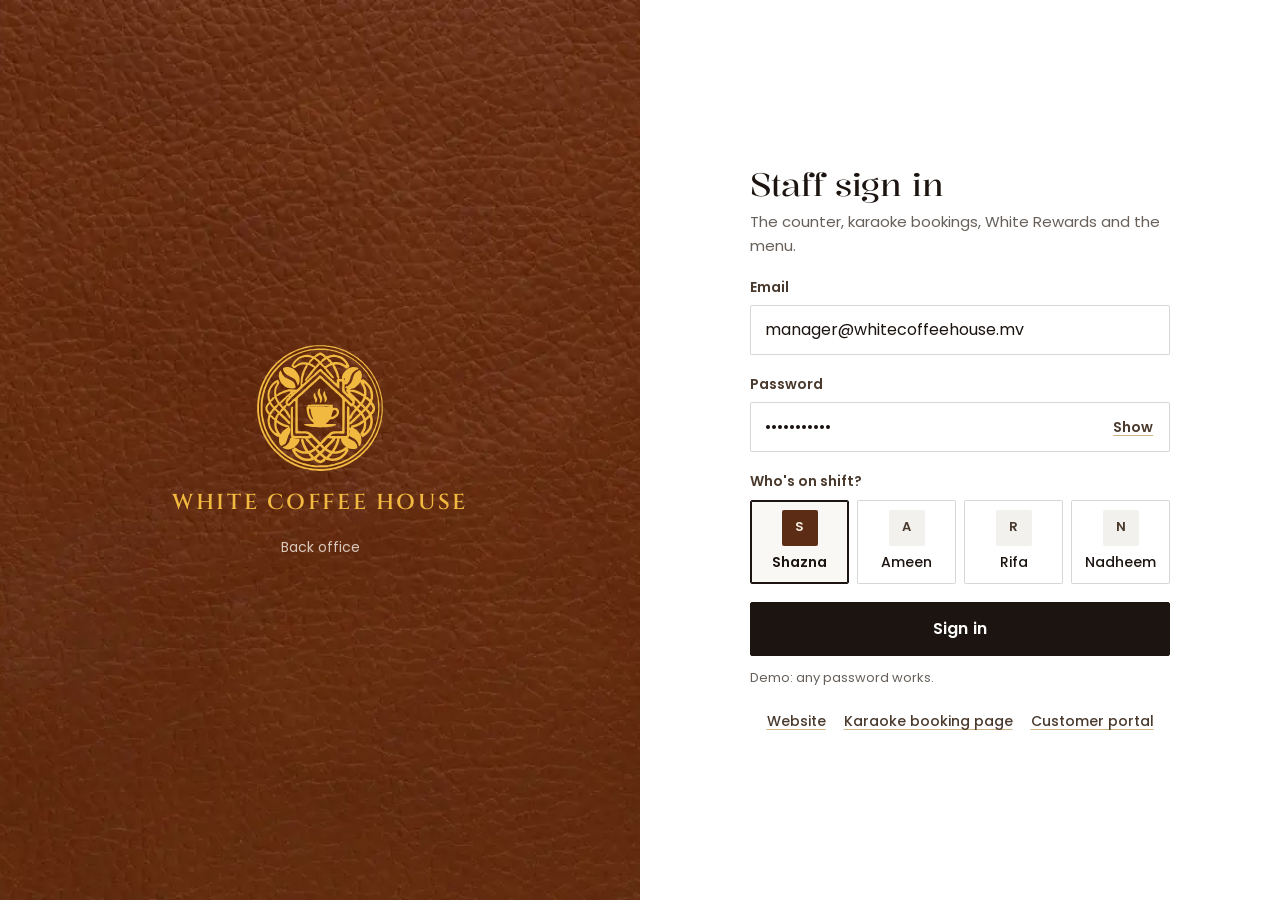
<file: admin/index.html>
<!doctype html>
<html lang="en">
<head>
  <meta charset="utf-8">
  <meta name="viewport" content="width=device-width, initial-scale=1, viewport-fit=cover">
  <meta name="robots" content="noindex">
  <meta name="theme-color" content="#4A2311">
  <title>Back office · White Coffee House</title>
  <meta name="description" content="Back office for White Coffee House: the counter, karaoke room bookings, White Rewards members, rewards, menu, offers and programme settings.">
  <link rel="icon" href="../assets/img/logo-mark.svg" type="image/svg+xml">
  <link rel="stylesheet" href="../assets/css/base.css">
  <link rel="stylesheet" href="admin.css">
</head>
<body class="admin">
  <a class="skip-link" href="#main">Skip to content</a>

  <!-- Staff sign in -->
  <div class="signin" id="signin" hidden>
    <div class="signin-cover on-leather">
      <a class="signin-brand" href="../" aria-label="White Coffee House website">
        <span class="mark mark--xl" aria-hidden="true"></span>
        <span class="wordmark signin-wordmark">White Coffee House</span>
      </a>
      <p class="signin-cover-txt">Back office</p>
    </div>
    <div class="signin-main">
      <form class="signin-form" id="signin-form" novalidate>
        <h1 class="signin-title">Staff sign in</h1>
        <p class="signin-lede">The counter, karaoke bookings, White Rewards and the menu.</p>
        <div class="field">
          <label for="si-email">Email</label>
          <input class="input" id="si-email" name="email" type="email" value="manager@whitecoffeehouse.mv" autocomplete="username" spellcheck="false">
        </div>
        <div class="field">
          <label for="si-pass">Password</label>
          <div class="pass-wrap">
            <input class="input" id="si-pass" name="password" type="password" value="whitecoffee" autocomplete="current-password">
            <button class="pass-toggle" type="button" id="si-pass-toggle" aria-pressed="false" aria-controls="si-pass">Show</button>
          </div>
        </div>
        <fieldset class="staff-pick">
          <legend>Who's on shift?</legend>
          <div class="staff-options" id="si-staff"></div>
        </fieldset>
        <p class="form-error" id="si-error" role="alert" hidden></p>
        <button class="btn btn--lg btn--block" type="submit">Sign in</button>
        <p class="demo-note signin-demo">Demo: any password works.</p>
      </form>
      <p class="signin-links">
        <a href="../">Website</a>
        <a href="../karaoke/">Karaoke booking page</a>
        <a href="../portal/">Customer portal</a>
      </p>
    </div>
  </div>

  <!-- Back office -->
  <div class="app" id="app" hidden>
    <aside class="sidebar on-leather" aria-label="Back office">
      <a class="side-brand" href="#dashboard">
        <span class="mark mark--md" aria-hidden="true"></span>
        <span class="side-brand-txt">
          <span class="wordmark side-wordmark">White Coffee House</span>
          <span class="side-sub">Back office</span>
        </span>
      </a>
      <nav class="side-nav" id="side-nav" aria-label="Sections"></nav>
      <div class="side-foot">
        <p class="side-foot-h">Open in a new tab</p>
        <a class="side-link" href="../" target="_blank" rel="noopener" id="side-site"></a>
        <a class="side-link" href="../karaoke/" target="_blank" rel="noopener" id="side-karaoke"></a>
        <a class="side-link" href="../portal/" target="_blank" rel="noopener" id="side-portal"></a>
        <div class="side-user">
          <span class="avatar" data-staff-initials aria-hidden="true"></span>
          <span class="side-user-txt"><strong data-staff-name></strong><span>On shift</span></span>
          <button class="side-out" type="button" data-act="signout" id="side-signout" aria-label="Sign out"></button>
        </div>
      </div>
    </aside>

    <header class="topbar on-leather">
      <a class="topbar-brand" href="#dashboard" aria-label="White Coffee House back office, dashboard">
        <span class="mark mark--sm" aria-hidden="true"></span>
        <span class="topbar-txt" aria-hidden="true"><span class="wordmark">White Coffee House</span><span class="topbar-sub">Back office</span></span>
      </a>
      <a class="codes-pill" href="#counter" id="codes-pill" hidden></a>
      <button class="avatar-btn" type="button" data-act="more" id="topbar-user" aria-haspopup="dialog"></button>
    </header>

    <main class="main" id="main" tabindex="-1">
      <div class="view" id="view"></div>
    </main>

    <nav class="tabbar" id="tabbar" aria-label="Main"></nav>
  </div>

  <div class="toasts" id="toasts" aria-live="polite"></div>

  <script src="../assets/vendor/qrcode.min.js" defer></script>
  <script src="../assets/js/store.js" defer></script>
  <script src="admin.js" defer></script>
</body>
</html>
</file>
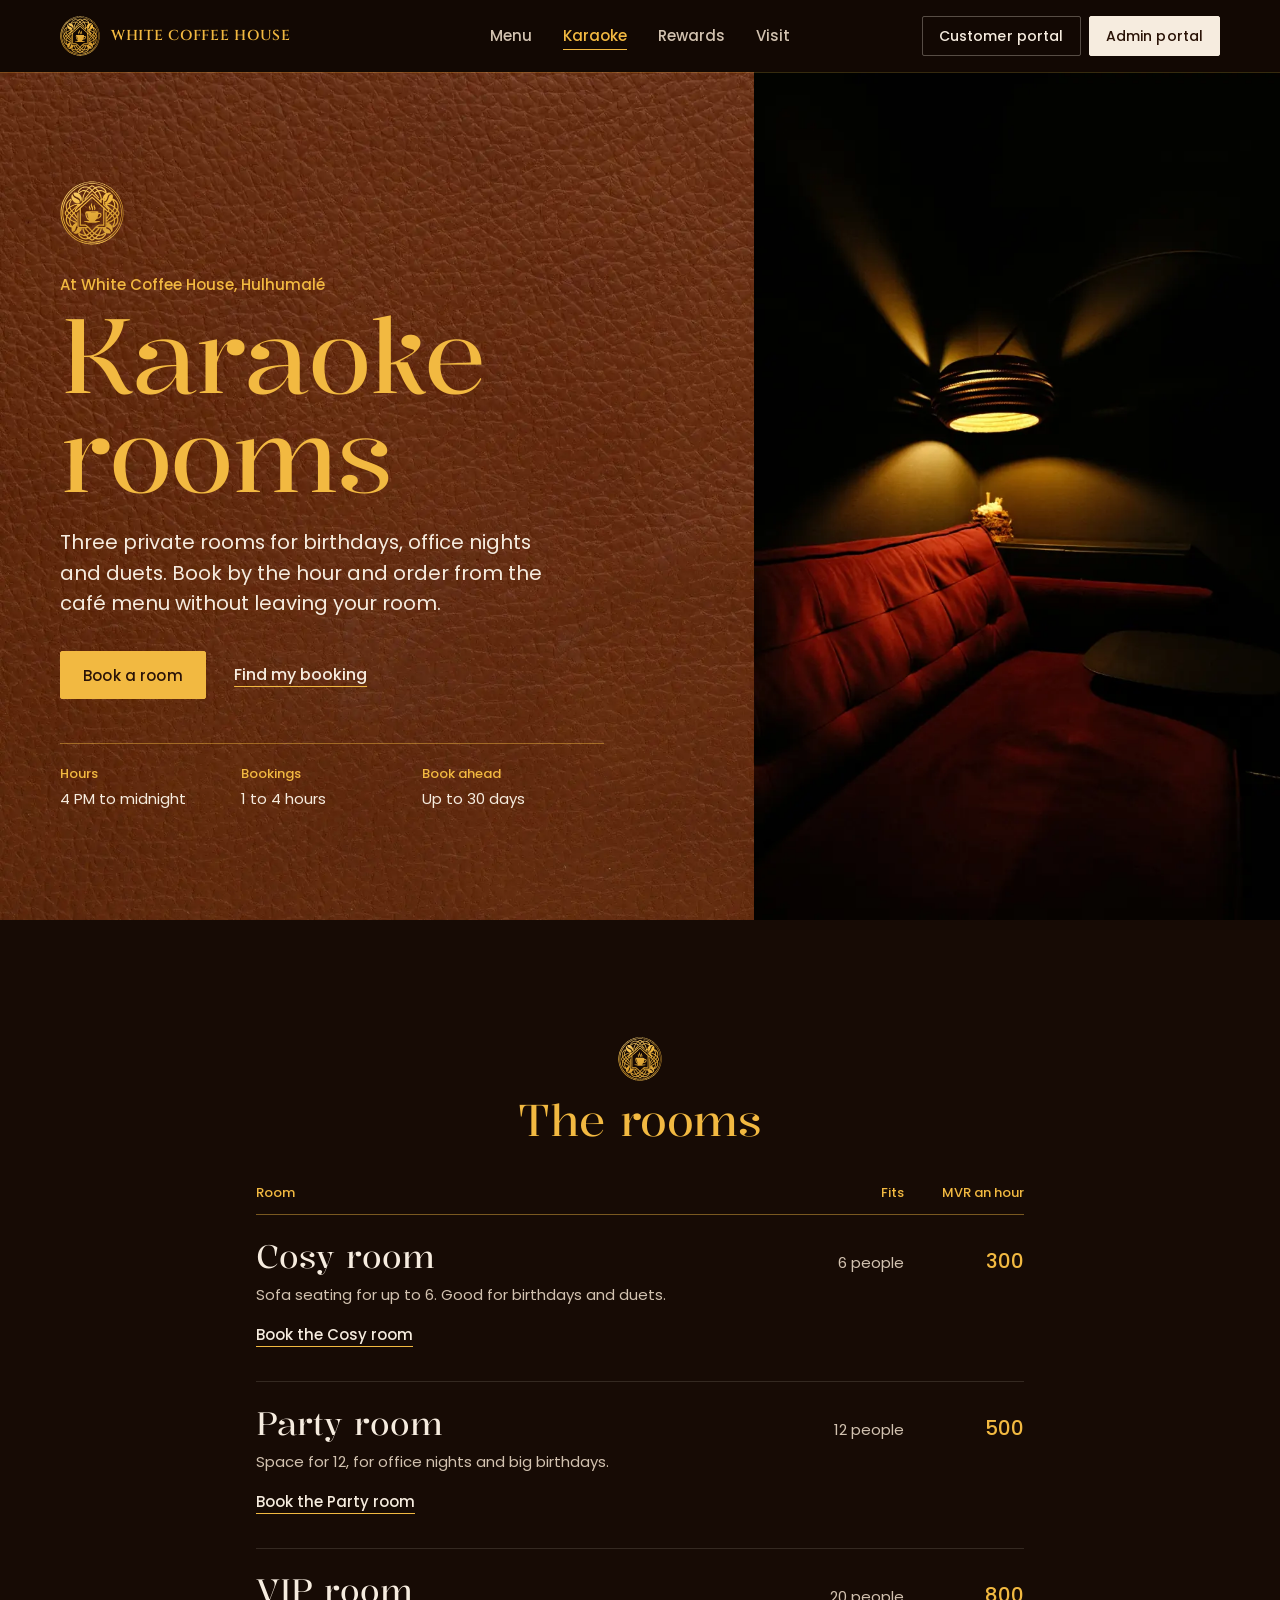
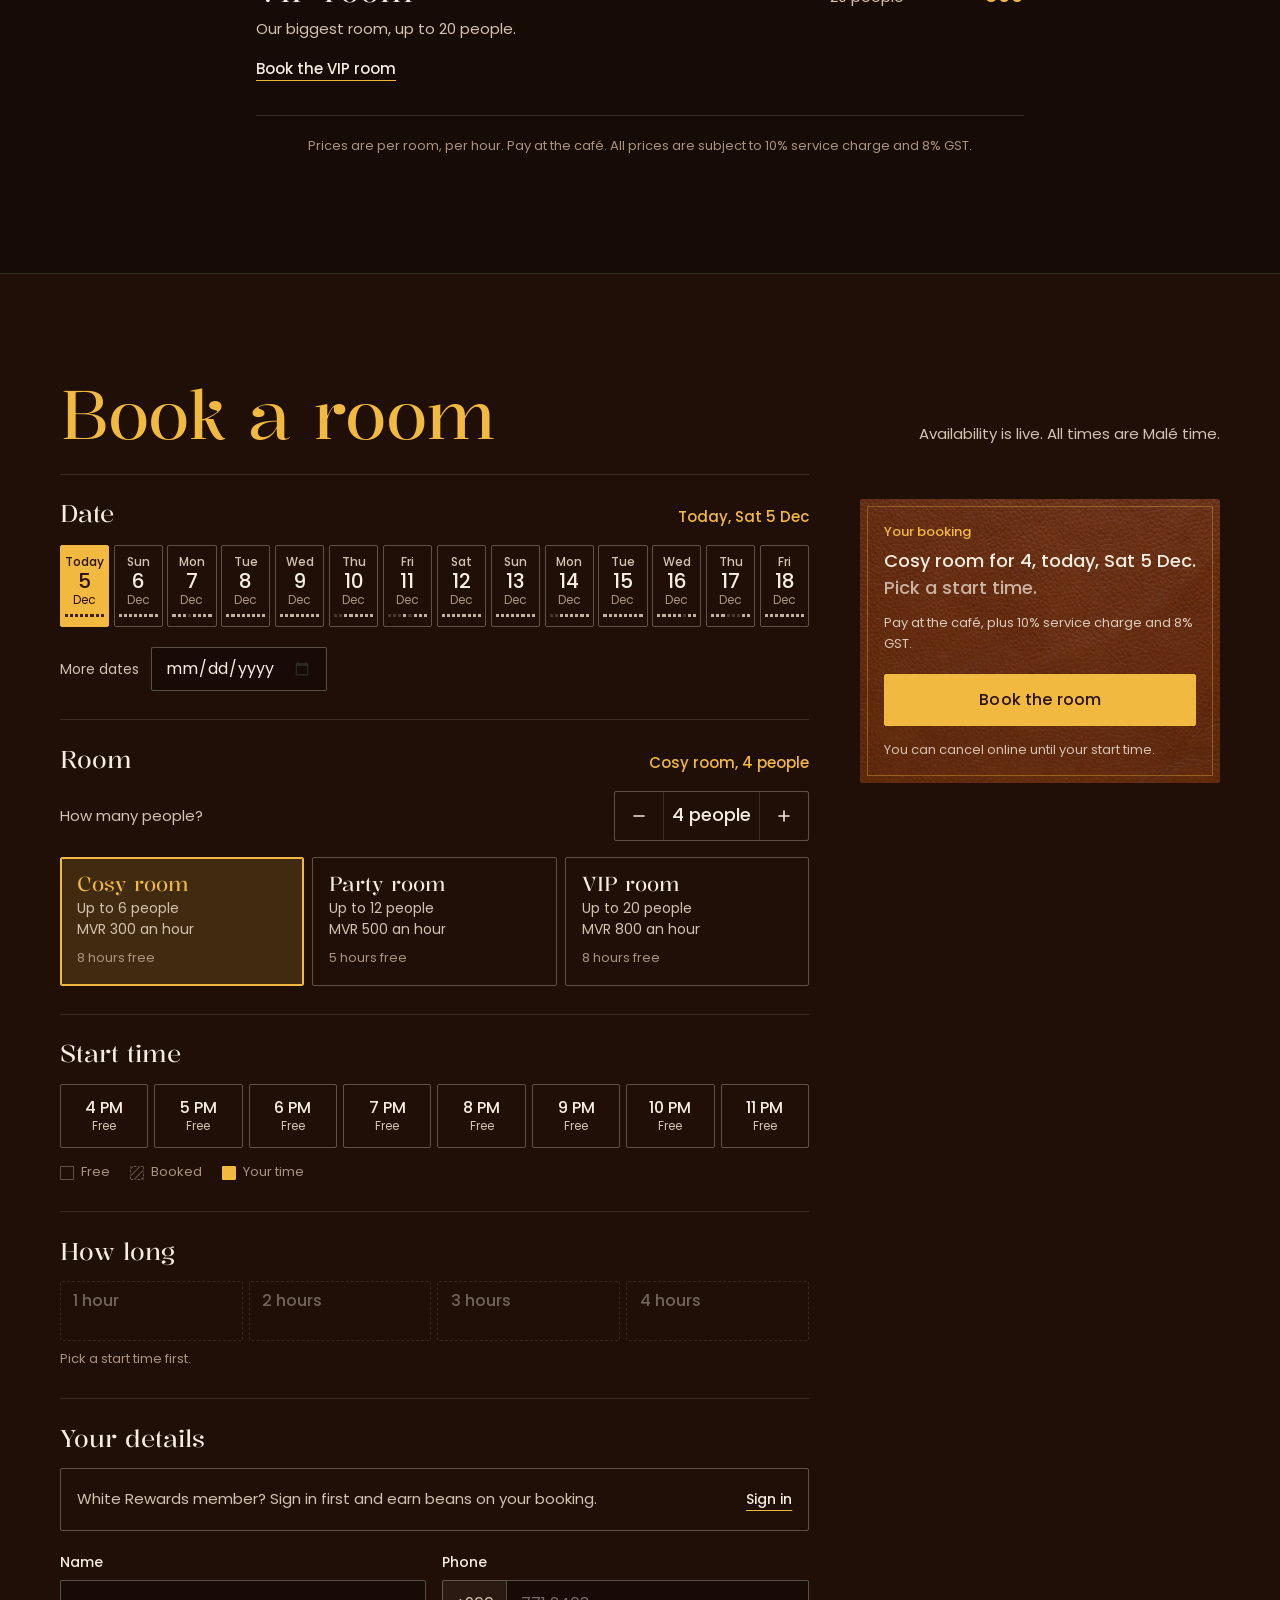
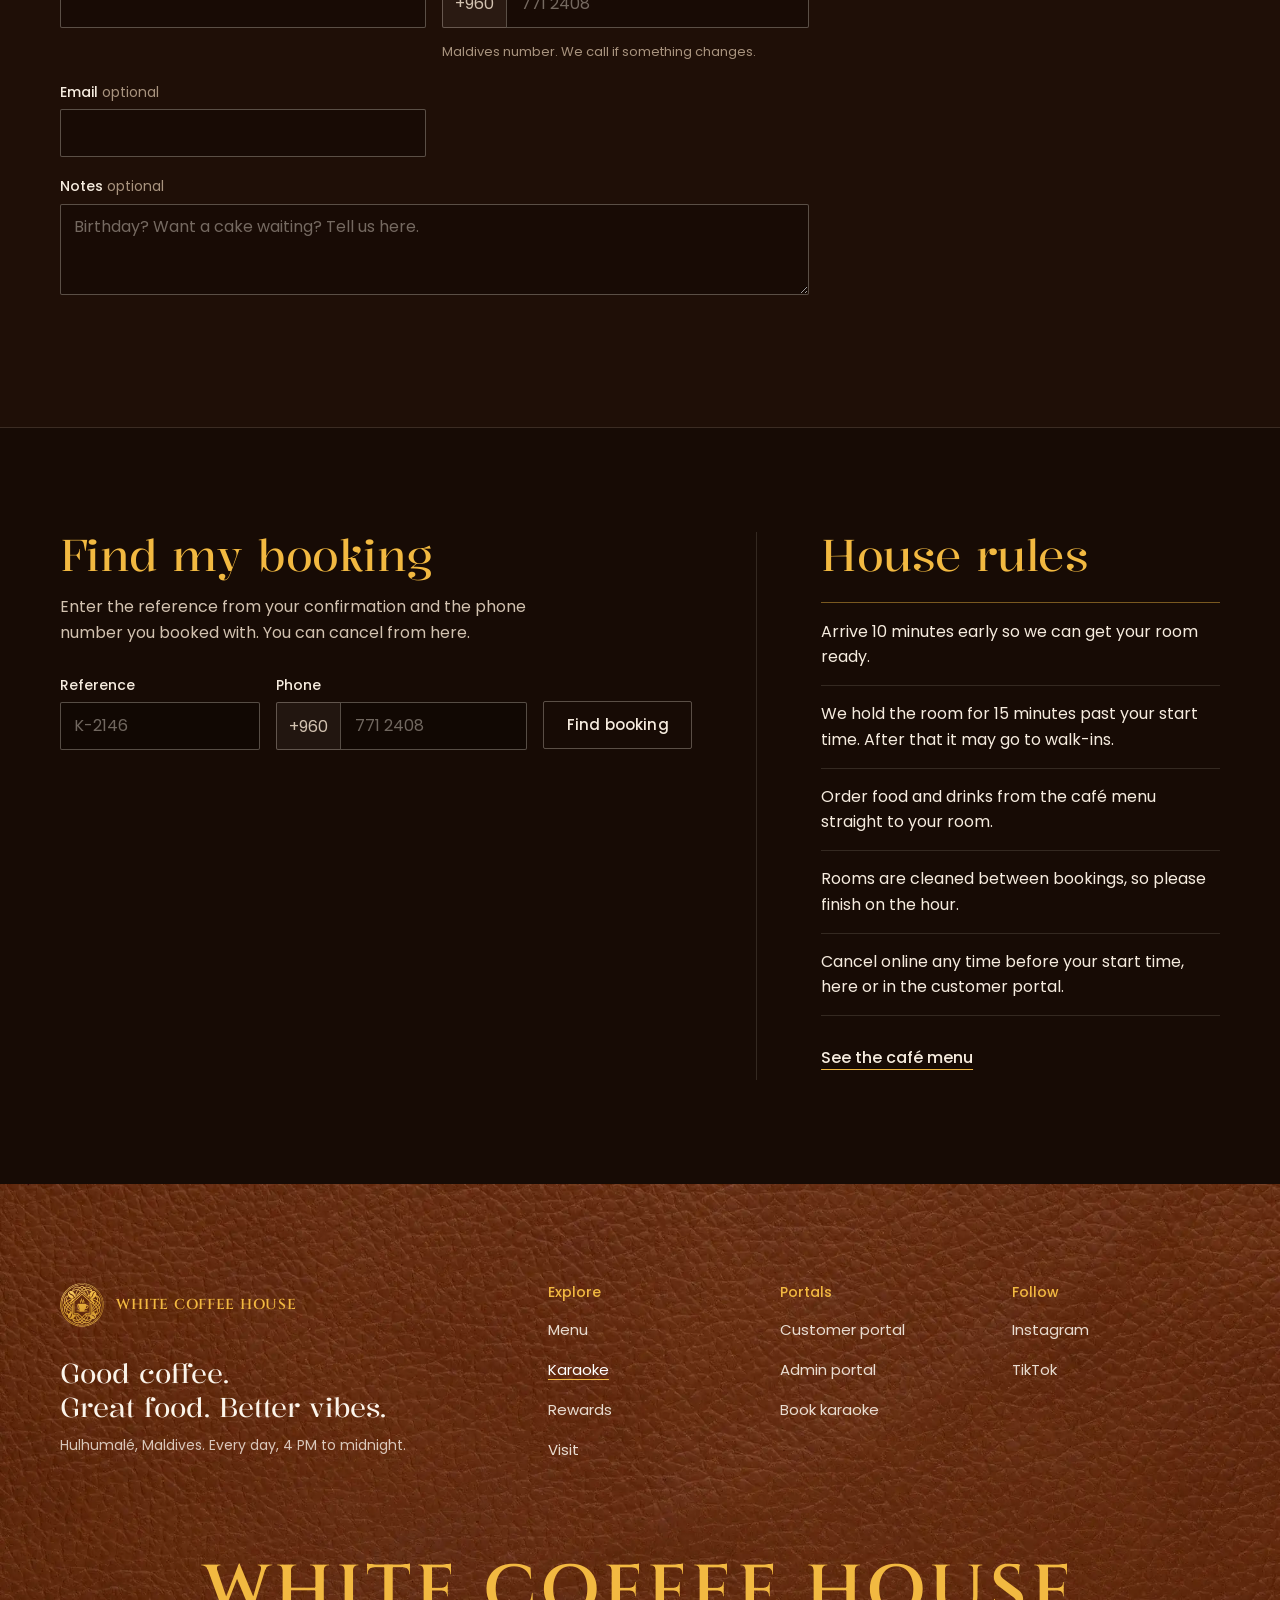
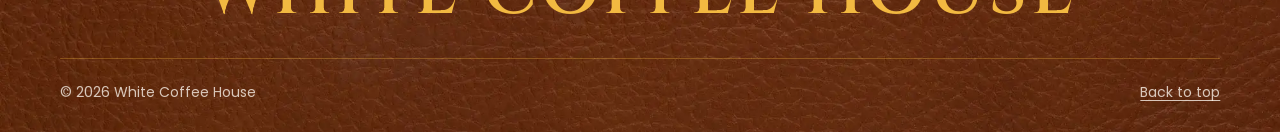
<file: karaoke/index.html>
<!doctype html>
<html lang="en">
<head>
  <meta charset="utf-8">
  <meta name="viewport" content="width=device-width, initial-scale=1, viewport-fit=cover">
  <title>Karaoke rooms | White Coffee House, Hulhumalé</title>
  <meta name="description" content="Book a private karaoke room at White Coffee House in Hulhumalé. Three rooms for 6, 12 or 20 people, by the hour from 4 PM to midnight, with the café menu brought to your room.">
  <meta name="robots" content="noindex, nofollow">
  <meta name="theme-color" content="#140904">
  <meta name="color-scheme" content="dark">
  <link rel="canonical" href="https://muaaadh.github.io/white-coffee-house-mockup/karaoke/">

  <link rel="icon" href="../favicon.ico" sizes="any">
  <link rel="icon" href="../assets/icons/favicon-32.png" type="image/png" sizes="32x32">
  <link rel="apple-touch-icon" href="../assets/icons/apple-touch-icon.png">

  <meta property="og:type" content="website">
  <meta property="og:site_name" content="White Coffee House">
  <meta property="og:title" content="Karaoke rooms at White Coffee House">
  <meta property="og:description" content="Three private karaoke rooms in Hulhumalé, booked by the hour from 4 PM to midnight.">
  <meta property="og:url" content="https://muaaadh.github.io/white-coffee-house-mockup/karaoke/">
  <meta property="og:image" content="https://muaaadh.github.io/white-coffee-house-mockup/assets/icons/og-image.png">

  <link rel="preconnect" href="https://fonts.googleapis.com">
  <link rel="preconnect" href="https://fonts.gstatic.com" crossorigin>
  <link rel="stylesheet" href="https://fonts.googleapis.com/css2?family=Cinzel:wght@500;600&family=Kalnia:wght@300;400;500&family=Poppins:wght@300;400;500;600&display=swap">
  <link rel="stylesheet" href="../assets/css/base.css">
  <link rel="stylesheet" href="karaoke.css">
  <link rel="preload" as="image" href="../assets/img/karaoke/lounge-sofa-800.webp" imagesrcset="../assets/img/karaoke/lounge-sofa-800.webp 800w, ../assets/img/karaoke/lounge-sofa-1600.webp 1600w" imagesizes="(min-width: 960px) 42vw, 100vw">
  <script>document.documentElement.classList.add('js');</script>
  <script src="../assets/js/store.js" defer></script>
  <script src="karaoke.js" defer></script>
</head>
<body class="kk">
  <a class="k-skip" href="#main">Skip to content</a>

  <!-- ============ Header: the website's header (same markup, same breakpoints), dark ============ -->
  <header class="hdr" id="site-header">
    <div class="hdr__inner k-wrap">
      <!-- The toggle comes before the nav in DOM and tab order, as on the website -->
      <button class="nav-toggle" id="menu-btn" type="button" aria-expanded="false" aria-controls="menu-sheet" aria-label="Open navigation" data-menu-btn>
        <span class="nav-toggle__bar" aria-hidden="true"></span><span class="nav-toggle__bar" aria-hidden="true"></span>
      </button>

      <a class="brand hdr__brand" href="../" aria-label="White Coffee House, home">
        <span class="brand__mark k-foil" aria-hidden="true"></span>
        <span class="brand__name">White Coffee House</span>
      </a>

      <nav class="hdr__nav" id="site-nav" aria-label="Main">
        <ul class="hdr__list" role="list">
          <li><a class="hdr__link" href="../#menu">Menu</a></li>
          <li><a class="hdr__link is-active" href="./" aria-current="page">Karaoke</a></li>
          <li><a class="hdr__link" href="../#rewards">Rewards</a></li>
          <li><a class="hdr__link" href="../#visit">Visit</a></li>
        </ul>
      </nav>

      <div class="hdr__actions">
        <a class="btn btn--ghost btn--sm hdr-btn" href="../portal/"><span>Customer<span class="hdr-btn__long"> portal</span></span></a>
        <a class="btn btn--sm hdr-btn hdr-btn--dark" href="../admin/"><span>Admin<span class="hdr-btn__long"> portal</span></span></a>
      </div>
    </div>
  </header>

  <!-- Mobile menu sheet (820px and below), as on the website -->
  <div class="sheet" id="menu-sheet" data-menu-sheet>
    <div class="sheet__inner k-wrap">
      <nav class="sheet__nav" aria-label="Site menu">
        <ul class="sheet__list" role="list">
          <li><a class="sheet__link" href="../#menu">Menu</a></li>
          <li><a class="sheet__link is-active" href="./" aria-current="page">Karaoke</a></li>
          <li><a class="sheet__link" href="../#rewards">Rewards</a></li>
          <li><a class="sheet__link" href="../#visit">Visit</a></li>
        </ul>
      </nav>
      <div class="sheet__portals">
        <a class="sheet__portal" href="../portal/">
          <span class="sheet__portal-text"><strong>Customer portal</strong><span>Your White Rewards card and beans</span></span>
        </a>
        <a class="sheet__portal sheet__portal--dark" href="../admin/">
          <span class="sheet__portal-text"><strong>Admin portal</strong><span>For the café team</span></span>
        </a>
      </div>
      <p class="sheet__meta">Every day, 4&nbsp;PM to midnight, Hulhumalé</p>
    </div>
  </div>

  <main id="main">
    <!-- ============ Intro: the leather cover, and the room ============ -->
    <section class="k-intro" aria-labelledby="k-title">
      <div class="k-wrap k-intro__grid">
        <div class="k-intro__text">
          <span class="k-intro__mark k-foil" aria-hidden="true"></span>
          <p class="k-intro__where">At White Coffee House, Hulhumalé</p>
          <h1 class="k-intro__title" id="k-title">Karaoke rooms</h1>
          <p class="k-intro__lede"><span data-k-count>Three private rooms</span> for birthdays, office nights and duets. Book by the hour and order from the café menu without leaving your room.</p>
          <div class="k-intro__cta">
            <a class="kbtn kbtn--gold" href="#book">Book a room</a>
            <a class="k-link" href="#find">Find my booking</a>
          </div>
          <dl class="k-intro__facts">
            <div><dt>Hours</dt><dd>4&nbsp;PM to midnight</dd></div>
            <div><dt>Bookings</dt><dd>1 to 4 hours</dd></div>
            <div><dt>Book ahead</dt><dd>Up to 30 days</dd></div>
          </dl>
        </div>
        <figure class="k-intro__photo">
          <img src="../assets/img/karaoke/lounge-sofa-800.webp"
               srcset="../assets/img/karaoke/lounge-sofa-800.webp 800w, ../assets/img/karaoke/lounge-sofa-1600.webp 1600w"
               sizes="(min-width: 960px) 42vw, 100vw" width="800" height="1200"
               alt="A red tufted sofa in a dark room, lit by a warm hanging lamp" fetchpriority="high">
        </figure>
      </div>
    </section>

    <!-- ============ The rooms, set like a page of the printed menu ============ -->
    <section class="k-rooms" id="rooms" aria-labelledby="rooms-title">
      <div class="k-wrap">
        <div class="k-rooms__page">
          <span class="k-emblem k-foil" aria-hidden="true"></span>
          <h2 class="k-h2 k-rooms__title" id="rooms-title">The rooms</h2>
          <div class="k-menuhead" aria-hidden="true"><span>Room</span><span>Fits</span><span>MVR an hour</span></div>
          <ul class="k-menu" role="list" id="k-roomlist">
            <li class="k-mrow">
              <div class="k-mrow__top"><h3 class="k-mrow__name">Cosy room</h3><span class="k-mrow__fit">6 people</span><span class="k-mrow__rate num">300</span></div>
              <p class="k-mrow__blurb">Sofa seating for up to 6. Good for birthdays and duets.</p>
            </li>
            <li class="k-mrow">
              <div class="k-mrow__top"><h3 class="k-mrow__name">Party room</h3><span class="k-mrow__fit">12 people</span><span class="k-mrow__rate num">500</span></div>
              <p class="k-mrow__blurb">Space for 12, for office nights and big birthdays.</p>
            </li>
            <li class="k-mrow">
              <div class="k-mrow__top"><h3 class="k-mrow__name">VIP room</h3><span class="k-mrow__fit">20 people</span><span class="k-mrow__rate num">800</span></div>
              <p class="k-mrow__blurb">Our biggest room, up to 20 people.</p>
            </li>
          </ul>
          <p class="k-foot">Prices are per room, per hour. Pay at the café. All prices are subject to 10% service charge and 8% GST.</p>
        </div>
      </div>
    </section>

    <!-- ============ Booking ============ -->
    <section class="k-book" id="book" aria-labelledby="book-title">
      <div class="k-wrap">
        <div class="k-book__head">
          <h2 class="k-h2" id="book-title">Book a room</h2>
          <p class="k-book__sub">Availability is live. All times are Malé time.</p>
        </div>

        <noscript><p class="k-noscript">Booking online needs JavaScript. You can still book at the counter.</p></noscript>

        <form class="k-form" id="k-form" novalidate data-view="form">
          <div class="k-form__main">

            <div class="k-group" role="group" aria-labelledby="lbl-date">
              <div class="k-group__head"><h3 class="k-group__label" id="lbl-date">Date</h3><span class="k-group__val" id="v-date"></span></div>
              <p class="k-note" id="n-date" aria-live="polite"></p>
              <div class="k-dates" id="k-dates"></div>
              <div class="k-more">
                <label class="k-more__label" for="f-date">More dates</label>
                <input class="k-input k-more__input" type="date" id="f-date" aria-describedby="e-date">
              </div>
              <p class="k-err" id="e-date" aria-live="polite"></p>
            </div>

            <div class="k-group" role="group" aria-labelledby="lbl-room">
              <div class="k-group__head"><h3 class="k-group__label" id="lbl-room">Room</h3><span class="k-group__val" id="v-room"></span></div>
              <div class="k-guests">
                <span class="k-guests__label" id="lbl-guests">How many people?</span>
                <div class="k-step" role="group" aria-labelledby="lbl-guests">
                  <button type="button" class="k-step__btn" data-guests="-1" aria-label="One fewer person"><svg viewBox="0 0 16 16" aria-hidden="true"><path d="M3 8h10"/></svg></button>
                  <output class="k-step__val num" id="k-guests" aria-live="polite">4</output>
                  <button type="button" class="k-step__btn" data-guests="1" aria-label="One more person"><svg viewBox="0 0 16 16" aria-hidden="true"><path d="M3 8h10M8 3v10"/></svg></button>
                </div>
              </div>
              <div class="k-opts" id="k-opts"></div>
              <p class="k-note" id="n-room" aria-live="polite"></p>
              <p class="k-err" id="e-room"></p>
            </div>

            <div class="k-group" role="group" aria-labelledby="lbl-time">
              <div class="k-group__head"><h3 class="k-group__label" id="lbl-time">Start time</h3><span class="k-group__val" id="v-time"></span></div>
              <p class="k-note" id="n-time" aria-live="polite"></p>
              <div class="k-grid" id="k-grid"></div>
              <ul class="k-legend" role="list" aria-hidden="true">
                <li><span class="k-legend__sw k-legend__sw--free"></span>Free</li>
                <li><span class="k-legend__sw k-legend__sw--taken"></span>Booked</li>
                <li><span class="k-legend__sw k-legend__sw--mine"></span>Your time</li>
              </ul>
              <p class="k-err" id="e-time"></p>
            </div>

            <div class="k-group" role="group" aria-labelledby="lbl-hours">
              <div class="k-group__head"><h3 class="k-group__label" id="lbl-hours">How long</h3><span class="k-group__val" id="v-hours"></span></div>
              <div class="k-hours" id="k-hours"></div>
              <p class="k-hint" id="h-hours"></p>
              <p class="k-err" id="e-hours"></p>
            </div>

            <div class="k-group" role="group" aria-labelledby="lbl-you">
              <div class="k-group__head"><h3 class="k-group__label" id="lbl-you">Your details</h3><span class="k-group__val" id="v-you"></span></div>
              <div class="k-member" id="k-member"></div>
              <div class="k-fields">
                <div class="k-field">
                  <label for="f-name">Name</label>
                  <input class="k-input" id="f-name" name="name" type="text" autocomplete="name" aria-describedby="e-name">
                  <p class="k-err" id="e-name"></p>
                </div>
                <div class="k-field">
                  <label for="f-phone">Phone</label>
                  <div class="k-phone">
                    <span class="k-phone__cc" aria-hidden="true">+960</span>
                    <input class="k-input k-phone__input" id="f-phone" name="phone" type="tel" inputmode="tel" autocomplete="tel-national" placeholder="771 2408" aria-describedby="h-phone e-phone">
                  </div>
                  <p class="k-hint" id="h-phone">Maldives number. We call if something changes.</p>
                  <p class="k-err" id="e-phone"></p>
                </div>
                <div class="k-field">
                  <label for="f-email">Email <span class="k-opt-tag">optional</span></label>
                  <input class="k-input" id="f-email" name="email" type="email" autocomplete="email" aria-describedby="e-email">
                  <p class="k-err" id="e-email"></p>
                </div>
                <div class="k-field k-field--wide">
                  <label for="f-notes">Notes <span class="k-opt-tag">optional</span></label>
                  <textarea class="k-input k-textarea" id="f-notes" name="notes" rows="3" placeholder="Birthday? Want a cake waiting? Tell us here."></textarea>
                </div>
              </div>
            </div>
          </div>

          <aside class="k-sum" aria-labelledby="sum-title">
            <h3 class="k-sum__label" id="sum-title">Your booking</h3>
            <p class="k-sum__line" id="k-sumline" aria-live="polite"></p>
            <p class="k-sum__tax">Pay at the café, plus 10% service charge and 8% GST.</p>
            <button type="submit" class="kbtn kbtn--gold kbtn--block" id="k-submit">Book the room</button>
            <p class="k-sum__err" id="k-formerr" role="alert"></p>
            <p class="k-sum__small">You can cancel online until your start time.</p>
          </aside>
        </form>

        <div class="k-done" id="k-done" hidden tabindex="-1"></div>

        <div class="k-bar" id="k-bar" role="region" aria-label="Your booking so far">
          <p class="k-bar__line" id="k-barline"></p>
          <button type="button" class="kbtn kbtn--gold" id="k-barbtn">Continue</button>
        </div>
      </div>
    </section>

    <!-- ============ Find my booking + house rules, side by side ============ -->
    <div class="k-after">
      <div class="k-wrap k-after__grid">
        <section class="k-find" id="find" aria-labelledby="find-title">
          <h2 class="k-h2" id="find-title">Find my booking</h2>
          <p class="k-find__lede">Enter the reference from your confirmation and the phone number you booked with. You can cancel from here.</p>
          <form class="k-findform" id="k-findform" novalidate>
            <div class="k-field">
              <label for="f-ref">Reference</label>
              <input class="k-input" id="f-ref" name="ref" type="text" autocomplete="off" autocapitalize="characters" spellcheck="false" placeholder="K-2146" aria-describedby="e-ref">
              <p class="k-err" id="e-ref"></p>
            </div>
            <div class="k-field">
              <label for="f-fphone">Phone</label>
              <div class="k-phone">
                <span class="k-phone__cc" aria-hidden="true">+960</span>
                <input class="k-input k-phone__input" id="f-fphone" name="phone" type="tel" inputmode="tel" autocomplete="tel-national" placeholder="771 2408" aria-describedby="e-fphone">
              </div>
              <p class="k-err" id="e-fphone"></p>
            </div>
            <button type="submit" class="kbtn kbtn--line k-findform__btn">Find booking</button>
          </form>
          <p class="k-err k-find__err" id="k-finderr" role="alert"></p>
          <div class="k-found" id="k-found" tabindex="-1"></div>
        </section>

        <section class="k-rules" id="rules" aria-labelledby="rules-title">
          <h2 class="k-h2" id="rules-title">House rules</h2>
          <ul class="k-rules__list" role="list">
            <li>Arrive 10 minutes early so we can get your room ready.</li>
            <li>We hold the room for 15 minutes past your start time. After that it may go to walk-ins.</li>
            <li>Order food and drinks from the café menu straight to your room.</li>
            <li>Rooms are cleaned between bookings, so please finish on the hour.</li>
            <li>Cancel online any time before your start time, here or in the customer portal.</li>
          </ul>
          <p class="k-rules__menu"><a class="k-link" href="../#menu">See the café menu</a></p>
        </section>
      </div>
    </div>
  </main>

  <!-- ============ Footer: the website's footer (leather, the back cover) ============ -->
  <footer class="kfoot">
    <div class="k-wrap kfoot__top">
      <div class="kfoot__brand">
        <a class="brand" href="../" aria-label="White Coffee House, home">
          <span class="kfoot__mark k-foil" aria-hidden="true"></span>
          <span class="brand__name">White Coffee House</span>
        </a>
        <p class="kfoot__tag"><span>Good coffee.</span> <span>Great food.</span> <span>Better vibes.</span></p>
        <p class="kfoot__where">Hulhumalé, Maldives. Every day, 4&nbsp;PM to midnight.</p>
      </div>
      <nav class="kfoot__nav" aria-label="Footer">
        <div class="kfcol">
          <h2 class="kfcol__title">Explore</h2>
          <ul role="list">
            <li><a href="../#menu">Menu</a></li>
            <li><a href="./" aria-current="page">Karaoke</a></li>
            <li><a href="../#rewards">Rewards</a></li>
            <li><a href="../#visit">Visit</a></li>
          </ul>
        </div>
        <div class="kfcol">
          <h2 class="kfcol__title">Portals</h2>
          <ul role="list">
            <li><a href="../portal/">Customer portal</a></li>
            <li><a href="../admin/">Admin portal</a></li>
            <li><a href="#book">Book karaoke</a></li>
          </ul>
        </div>
        <div class="kfcol">
          <h2 class="kfcol__title">Follow</h2>
          <ul role="list">
            <li><a href="https://www.instagram.com/whitecoffeehousemv/" target="_blank" rel="noopener">Instagram<span class="visually-hidden"> (opens in a new tab)</span></a></li>
            <li><a href="https://www.tiktok.com/@whitecoffeehouse.mv" target="_blank" rel="noopener">TikTok<span class="visually-hidden"> (opens in a new tab)</span></a></li>
          </ul>
        </div>
      </nav>
    </div>
    <div class="k-wrap kfoot__wordmark" aria-hidden="true"><span class="kfoot__word">White Coffee House</span></div>
    <div class="k-wrap">
      <div class="kfoot__base">
        <p>© 2026 White Coffee House</p>
        <p><a href="#main">Back to top</a></p>
      </div>
    </div>
  </footer>
</body>
</html>
</file>
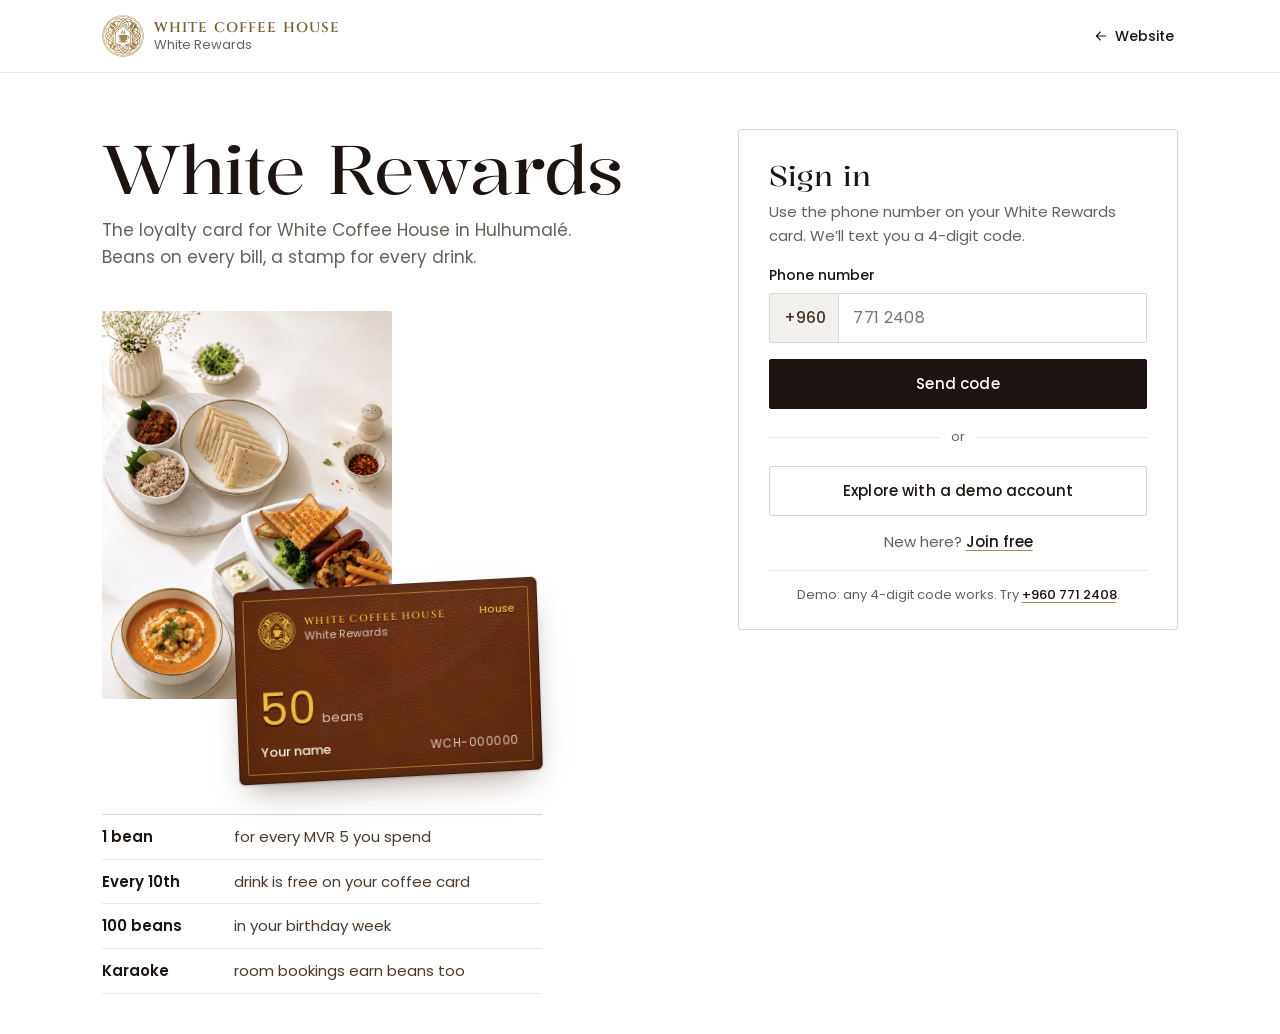
<file: portal/index.html>
<!doctype html>
<html lang="en">
<head>
  <meta charset="utf-8">
  <meta name="viewport" content="width=device-width, initial-scale=1, viewport-fit=cover">
  <meta name="robots" content="noindex">
  <title>White Rewards · White Coffee House</title>
  <meta name="description" content="White Rewards, the loyalty card for White Coffee House in Hulhumalé. Earn beans on every visit, collect coffee stamps, redeem rewards and manage your karaoke room bookings.">
  <meta name="theme-color" content="#FFFFFF">
  <link rel="icon" href="../assets/img/logo-mark.svg" type="image/svg+xml">
  <link rel="preload" href="../assets/img/menu/leather-1200.webp" as="image" type="image/webp">
  <link rel="stylesheet" href="../assets/css/base.css">
  <link rel="stylesheet" href="portal.css">
</head>
<body data-view="loading" data-auth="0">
  <a class="skip-link" href="#main">Skip to content</a>

  <header class="topbar" id="topbar">
    <div class="topbar__inner">
      <a class="plogo" href="#card" aria-label="White Rewards home">
        <img class="plogo__mark" src="../assets/img/logo-mark.svg" alt="" width="40" height="40">
        <span class="plogo__text">
          <span class="plogo__word">White Coffee House</span>
          <span class="plogo__name">White Rewards</span>
        </span>
      </a>

      <nav class="toptabs" aria-label="Portal sections">
        <a class="toptab" href="#card" data-tab="card">Card</a>
        <a class="toptab" href="#rewards" data-tab="rewards">Rewards<span class="tab-dot" hidden></span></a>
        <a class="toptab" href="#karaoke" data-tab="karaoke">Karaoke</a>
        <a class="toptab" href="#activity" data-tab="activity">Activity</a>
        <a class="toptab" href="#profile" data-tab="profile">Profile</a>
      </nav>

      <div class="topbar__end">
        <a class="topbar__site" href="../">
          <svg class="ic" viewBox="0 0 24 24" aria-hidden="true" focusable="false"><path d="M19 12H5M11 6l-6 6 6 6"/></svg>
          <span>Website</span>
        </a>
        <a class="whoami" id="top-avatar" href="#profile" hidden></a>
      </div>
    </div>
  </header>

  <main id="main" tabindex="-1">
    <div class="shell">
      <aside class="side" id="side" aria-label="Your membership card"></aside>
      <div class="view" id="view"></div>
    </div>
  </main>

  <nav class="tabbar" id="tabbar" aria-label="Portal sections">
    <a class="tab" href="#card" data-tab="card">
      <span class="tab__ic"><svg class="ic" viewBox="0 0 24 24" aria-hidden="true" focusable="false"><rect x="3" y="5.5" width="18" height="13" rx="1.5"/><path d="M3 10h18M7 14.5h4"/></svg></span>
      <span class="tab__label">Card</span>
    </a>
    <a class="tab" href="#rewards" data-tab="rewards">
      <span class="tab__ic"><svg class="ic" viewBox="0 0 24 24" aria-hidden="true" focusable="false"><rect x="3.5" y="8.5" width="17" height="4" rx="1"/><path d="M5 12.5v7a1 1 0 0 0 1 1h12a1 1 0 0 0 1-1v-7M12 8.5v12M12 8.5C10.5 5 6.5 4.5 6.5 7c0 1.5 2.5 1.5 5.5 1.5Zm0 0C13.5 5 17.5 4.5 17.5 7c0 1.5-2.5 1.5-5.5 1.5Z"/></svg><span class="tab-dot" hidden></span></span>
      <span class="tab__label">Rewards</span>
    </a>
    <a class="tab" href="#karaoke" data-tab="karaoke">
      <span class="tab__ic"><svg class="ic" viewBox="0 0 24 24" aria-hidden="true" focusable="false"><rect x="9" y="3" width="6" height="11" rx="3"/><path d="M5.75 11a6.25 6.25 0 0 0 12.5 0M12 17.25V21M8.75 21h6.5"/></svg></span>
      <span class="tab__label">Karaoke</span>
    </a>
    <a class="tab" href="#activity" data-tab="activity">
      <span class="tab__ic"><svg class="ic" viewBox="0 0 24 24" aria-hidden="true" focusable="false"><path d="M3.75 12a8.25 8.25 0 1 0 2.4-5.83"/><path d="M4 3.75v3.5h3.5"/><path d="M12 7.75V12l2.75 1.75"/></svg></span>
      <span class="tab__label">Activity</span>
    </a>
    <a class="tab" href="#profile" data-tab="profile">
      <span class="tab__ic"><svg class="ic" viewBox="0 0 24 24" aria-hidden="true" focusable="false"><circle cx="12" cy="8.5" r="3.75"/><path d="M4.75 20c.9-3.6 3.8-5.5 7.25-5.5s6.35 1.9 7.25 5.5"/></svg></span>
      <span class="tab__label">Profile</span>
    </a>
  </nav>

  <div class="toasts" id="toasts" role="status" aria-live="polite" aria-atomic="false"></div>
  <div id="layer"></div>

  <noscript><p class="noscript">White Rewards needs JavaScript to run this demo.</p></noscript>

  <script src="../assets/js/store.js"></script>
  <script src="../assets/vendor/qrcode.min.js"></script>
  <script src="portal.js"></script>
</body>
</html>
</file>
<file: assets/css/base.css>
/* ==========================================================================
   White Coffee House — shared foundation (tokens, type, reset, controls).
   Owned by the site shell. Page-specific styles live in site.css /
   portal.css / admin.css and must build on these tokens, not redefine them.
   ========================================================================== */

@import url("https://fonts.googleapis.com/css2?family=Cinzel:wght@500;600&family=Kalnia:wght@300;400;500&family=Poppins:wght@300;400;500;600&display=swap");

:root {
  /* Surfaces: it is WHITE Coffee House. Pure white pages, marble-stone for the odd band, leather for dark bands. */
  --paper: #FFFFFF;        /* page background */
  --white: #FFFFFF;        /* cards, porcelain */
  --cream: #F3F1ED;        /* "stone": marble-grey band, used sparingly (NOT a cream page) */
  --sand: #E4E0D9;         /* hairlines on stone, inactive fills */
  --latte: #D9C7A7;        /* soft milk-coffee tone */
  --leather: #5C2C15;      /* their menu cover */
  --leather-deep: #3A1B0C;
  --leather-img: url("../img/menu/leather-1200.webp");
  --gold-bright: #F2B941;  /* the foil gold on their menu cover: use on leather only */

  /* Brand gold — from the logo + posters */
  --gold-100: #F3EAD8;
  --gold-200: #E4D3AE;
  --gold-300: #CDB283;
  --gold: #A8884F;         /* brand gold: logo, large display type, icons */
  --gold-ink: #7A5E30;     /* gold that passes 4.5:1 on paper — use for small gold text */
  --gold-grad: linear-gradient(135deg, #C8AD74 0%, #A8884F 45%, #8A6C3A 100%);

  /* Coffee + ink */
  --espresso: #1C1410;     /* primary text */
  --roast: #4A3A2E;        /* secondary dark */
  --muted: #67605A;        /* secondary text (6:1 on white) */
  --faint: #9A8F82;        /* tertiary text, large only */
  --line: rgba(43, 33, 26, 0.10);
  --line-strong: rgba(43, 33, 26, 0.18);

  /* Status */
  --ok: #3F7A4F;
  --warn: #B07A1E;
  --bad: #A7432F;

  /* Type */
  --font-display: "Kalnia", "Times New Roman", serif;   /* headings — matches the "Opening Soon" poster */
  --font-mark: "Cinzel", "Trajan Pro", serif;           /* wordmark caps only */
  --font-body: "Poppins", system-ui, -apple-system, "Segoe UI", sans-serif;   /* their menu + poster body face */

  --fs-xs: 0.8125rem;   /* 13 */
  --fs-sm: 0.875rem;    /* 14 */
  --fs-base: 1rem;      /* 16 */
  --fs-md: 1.125rem;    /* 18 */
  --fs-lg: 1.375rem;    /* 22 */
  --fs-xl: clamp(1.75rem, 1.2rem + 2.2vw, 2.75rem);
  --fs-2xl: clamp(2.25rem, 1.3rem + 3.8vw, 4.25rem);
  --fs-hero: clamp(2.75rem, 1.2rem + 6.4vw, 6.5rem);

  /* Space + shape */
  --gutter: clamp(1rem, 0.4rem + 2.6vw, 2.5rem);
  --section: clamp(4.5rem, 3rem + 7vw, 9rem);
  --max: 1240px;
  --measure: 38rem;
  --r-sm: 2px;             /* squarer, printed-menu feel: no pills, no bubbly cards */
  --r-md: 4px;
  --r-lg: 6px;
  --r-pill: 2px;           /* buttons were pills; now crisp */
  --shadow-sm: 0 1px 2px rgba(28, 20, 16, 0.06);
  --shadow-md: 0 1px 2px rgba(28, 20, 16, 0.05), 0 8px 24px rgba(28, 20, 16, 0.07);
  --shadow-lg: 0 2px 6px rgba(28, 20, 16, 0.06), 0 24px 48px rgba(28, 20, 16, 0.12);

  /* Motion */
  --ease-out: cubic-bezier(0.22, 1, 0.36, 1);
  --ease-in-out: cubic-bezier(0.65, 0, 0.35, 1);
  --dur: 0.7s;

  --header-h: 72px;
  color-scheme: light;
}

/* ---------- Reset ---------- */
*, *::before, *::after { box-sizing: border-box; }
html { -webkit-text-size-adjust: 100%; text-size-adjust: 100%; scroll-padding-top: calc(var(--header-h) + 16px); }
body {
  margin: 0;
  background: var(--paper);
  color: var(--espresso);
  font-family: var(--font-body);
  font-size: var(--fs-base);
  line-height: 1.6;
  -webkit-font-smoothing: antialiased;
  -moz-osx-font-smoothing: grayscale;
  text-rendering: optimizeLegibility;
}
img, svg, video, canvas { display: block; max-width: 100%; }
img { height: auto; }
button, input, select, textarea { font: inherit; color: inherit; }
button { cursor: pointer; }
a { color: inherit; }
h1, h2, h3, h4 { margin: 0; font-weight: 400; line-height: 1.08; }
p { margin: 0; }
ul[role="list"], ol[role="list"] { list-style: none; margin: 0; padding: 0; }
:focus-visible { outline: 2px solid var(--gold); outline-offset: 3px; border-radius: 4px; }
::selection { background: var(--gold-200); color: var(--espresso); }

/* ---------- Type helpers ---------- */
.display { font-family: var(--font-display); font-weight: 400; letter-spacing: -0.01em; color: var(--gold); }
.wordmark { font-family: var(--font-mark); font-weight: 600; letter-spacing: 0.06em; color: var(--gold); text-transform: uppercase; }
.lede { font-size: var(--fs-md); color: var(--muted); max-width: var(--measure); }
.label { font-size: var(--fs-sm); font-weight: 500; color: var(--gold-ink); }  /* sentence case, never tracked caps */
.on-leather { background: var(--leather) var(--leather-img) center / cover; color: #F7EFE6; }
.on-leather .display, .on-leather .wordmark { color: var(--gold-bright); }
.muted { color: var(--muted); }
.num { font-variant-numeric: tabular-nums; }
.visually-hidden { position: absolute !important; width: 1px; height: 1px; padding: 0; margin: -1px; overflow: hidden; clip: rect(0 0 0 0); white-space: nowrap; border: 0; }

/* ---------- Layout ---------- */
.container { width: 100%; max-width: var(--max); margin-inline: auto; padding-inline: var(--gutter); }

/* ---------- Buttons ---------- */
.btn {
  --btn-bg: var(--espresso); --btn-fg: var(--paper); --btn-bd: var(--espresso);
  display: inline-flex; align-items: center; justify-content: center; gap: 0.5rem;
  min-height: 44px; padding: 0.7rem 1.35rem;
  border: 1px solid var(--btn-bd); border-radius: var(--r-pill);
  background: var(--btn-bg); color: var(--btn-fg);
  font-size: var(--fs-sm); font-weight: 500; letter-spacing: .01em; line-height: 1; text-decoration: none; white-space: nowrap;
  transition: background-color .25s var(--ease-out), color .25s var(--ease-out), border-color .25s var(--ease-out), transform .25s var(--ease-out), box-shadow .25s var(--ease-out);
}
.btn:hover { --btn-bg: var(--roast); --btn-bd: var(--roast); }
.btn:active { transform: translateY(1px); }
.btn--gold { --btn-bg: var(--gold); --btn-bd: var(--gold); --btn-fg: #fff; }
.btn--gold:hover { --btn-bg: var(--gold-ink); --btn-bd: var(--gold-ink); }
.btn--ghost { --btn-bg: transparent; --btn-fg: var(--espresso); --btn-bd: var(--line-strong); }
.btn--ghost:hover { --btn-bg: var(--white); --btn-bd: var(--gold-300); --btn-fg: var(--espresso); }
.btn--sm { min-height: 36px; padding: 0.5rem 0.95rem; font-size: var(--fs-xs); }
.btn[disabled], .btn[aria-disabled="true"] { opacity: .45; pointer-events: none; }

/* ---------- Form controls ---------- */
.field { display: grid; gap: 0.4rem; }
.field > label { font-size: var(--fs-sm); font-weight: 600; color: var(--roast); }
.input, .select, .textarea {
  width: 100%; min-height: 46px; padding: 0.7rem 0.9rem;
  border: 1px solid var(--line-strong); border-radius: var(--r-sm);
  background: var(--white); color: var(--espresso); font-size: 1rem;  /* 16px stops iOS zoom */
  transition: border-color .2s, box-shadow .2s;
}
.input:focus, .select:focus, .textarea:focus { outline: none; border-color: var(--gold); box-shadow: 0 0 0 3px var(--gold-100); }
.hint { font-size: var(--fs-xs); color: var(--muted); }

/* ---------- Surfaces ---------- */
.card { background: var(--white); border: 1px solid var(--line); border-radius: var(--r-md); box-shadow: var(--shadow-sm); }
.chip { display: inline-flex; align-items: center; gap: .35rem; padding: .2rem .5rem; border-radius: var(--r-sm); background: transparent; border: 1px solid var(--gold-300); color: var(--gold-ink); font-size: var(--fs-xs); font-weight: 500; }
.hr { height: 1px; background: var(--line); border: 0; margin: 0; }

/* ---------- Brand lockup (header/footer) ---------- */
.brand { display: inline-flex; align-items: center; gap: 0.7rem; text-decoration: none; color: var(--gold); }
.brand__mark { width: 40px; height: 40px; flex: none; }
.brand__name { font-family: var(--font-mark); font-weight: 600; text-transform: uppercase; letter-spacing: .05em; line-height: 1.1; font-size: 0.9rem; white-space: nowrap; }
.brand__name small { font-size: inherit; letter-spacing: inherit; }   /* one readable line: WHITE COFFEE HOUSE */

/* ---------- Demo banner (mockup notice) ---------- */
.demo-note { font-size: var(--fs-xs); color: var(--muted); }

@media (prefers-reduced-motion: reduce) {
  *, *::before, *::after { animation-duration: 0.01ms !important; animation-iteration-count: 1 !important; transition-duration: 0.01ms !important; scroll-behavior: auto !important; }
}
</file>
<file: assets/css/site.css>
/* ==========================================================================
   White Coffee House — website one-pager (index.html), v2
   White pages, their printed menu, leather + gold foil bands.
   Builds on base.css tokens (never redefines them). Owns the header, the
   mobile menu sheet, every section after the hero, the footer and the
   scroll-motion styles. Hero internals live in hero.css; the bean emblem
   in beans.css.
   ========================================================================== */

html { overflow-x: clip; scroll-behavior: smooth; }
body { overflow-x: clip; }
html.menu-locked { overflow: hidden; }
:root { --mbar-h: 61px; --cream-ink: #F7EFE6; --foil: linear-gradient(162deg, #F8D88A 0%, #F2B941 38%, #D49A2E 68%, #F4C35A 100%); }
@media (max-width: 820px) { :root { --header-h: 64px; } }
@media (max-width: 699px) { :root { --mbar-h: 93px; } }

.skip-link {
  position: absolute; left: 12px; top: -80px; z-index: 100;
  padding: .6rem 1rem; border-radius: var(--r-sm);
  background: var(--espresso); color: var(--paper);
  font-weight: 500; font-size: var(--fs-sm); text-decoration: none;
}
.skip-link:focus { top: 12px; }

/* ---------------------------------------------------------------- Shared pieces */
.h2 {
  font-family: var(--font-display); font-weight: 400;
  font-size: var(--fs-2xl); line-height: 1.06; letter-spacing: -0.015em;
  color: var(--espresso); text-wrap: balance;
}
.h3 {
  font-family: var(--font-display); font-weight: 400;
  font-size: clamp(1.5rem, 1.25rem + .9vw, 2rem); line-height: 1.15; letter-spacing: -0.01em;
  color: var(--espresso);
}
.kicker { font-size: .9375rem; font-weight: 500; color: var(--gold-ink); }

/* text link: underlined, no arrow */
.tlink {
  display: inline-flex; align-items: center; min-height: 44px;
  font-size: .9375rem; font-weight: 500; color: var(--espresso);
  text-decoration: underline; text-decoration-color: var(--gold); text-decoration-thickness: 1px; text-underline-offset: 6px;
  border-radius: var(--r-sm);
  transition: text-underline-offset .25s var(--ease-out), color .2s;
}
.tlink:hover { text-underline-offset: 4px; color: var(--roast); }

/* foil button + foil logo for the leather bands */
.btn--foil { --btn-bg: var(--gold-bright); --btn-bd: var(--gold-bright); --btn-fg: var(--leather-deep); font-weight: 600; }
.btn--foil:hover { --btn-bg: #F7CB66; --btn-bd: #F7CB66; --btn-fg: var(--leather-deep); }
.foil-mark {
  display: block; width: 76px; aspect-ratio: 1;
  background: var(--foil);
  -webkit-mask: url("../img/logo-mark-mono.svg") center / contain no-repeat;
  mask: url("../img/logo-mark-mono.svg") center / contain no-repeat;
}
.foil-mark--sm { width: 44px; }

/* leather: their menu cover */
.leather, .menu__cover, .karaoke, .footer {
  background-color: var(--leather);
  background-image: url("../img/menu/leather-1200.webp");
  background-size: cover; background-position: center;
  color: var(--cream-ink);
}
@media (min-width: 1100px), (min-resolution: 1.5dppx) {
  .leather, .menu__cover, .karaoke, .footer { background-image: url("../img/menu/leather-2000.webp"); }
}

/* Live open / closed line: a dot and plain text, no pill */
.status-pill {
  display: inline-flex; align-items: center; gap: .55rem;
  font-size: var(--fs-sm); font-weight: 500; line-height: 1.35; color: var(--roast);
}
.status-pill__dot { width: 8px; height: 8px; flex: none; border-radius: 50%; background: var(--faint); }
.status-pill.is-open .status-pill__dot { background: var(--ok); }
.status-pill.is-closed .status-pill__dot { background: var(--gold); }


/* ---------------------------------------------------------------- Header */
.hdr {
  position: fixed; inset: 0 0 auto 0; z-index: 60;
  height: var(--header-h);
  transition: transform .5s var(--ease-out);
}
/* The bar surface is a pseudo-element, so the header itself never becomes a
   containing block (no backdrop-filter / transform on it while visible). */
.hdr::before {
  content: ""; position: absolute; inset: 0; z-index: -1;
  background: rgba(255, 255, 255, .94);
  -webkit-backdrop-filter: saturate(1.1) blur(14px);
  backdrop-filter: saturate(1.1) blur(14px);
  box-shadow: 0 1px 0 var(--line);
  opacity: 0; transition: opacity .35s var(--ease-out);
}
.hdr.is-solid::before, .hdr.is-open::before { opacity: 1; }
.hdr.is-open::before { background: var(--paper); }
.hdr.is-hidden { transform: translateY(calc(-100% - 2px)); }

.hdr__inner {
  height: 100%;
  display: grid; grid-template-columns: minmax(0, 1fr) auto minmax(0, 1fr); align-items: center; gap: 1rem;
}
.hdr__brand { grid-column: 1; justify-self: start; border-radius: var(--r-sm); min-width: 0; }
.hdr__nav { grid-column: 2; }
.hdr__actions { grid-column: 3; justify-self: end; display: flex; align-items: center; gap: .5rem; }

.hdr__list { display: flex; gap: .25rem; }
.hdr__link {
  position: relative; display: inline-flex; align-items: center; min-height: 44px;
  padding: 0 .85rem; border-radius: var(--r-sm);
  font-size: .9375rem; font-weight: 500; color: var(--roast); text-decoration: none; white-space: nowrap;
  transition: color .2s var(--ease-out);
}
.hdr__link::after {
  content: ""; position: absolute; left: .85rem; right: .85rem; bottom: 8px; height: 1px;
  background: var(--gold); transform: scaleX(0); transform-origin: 0 50%;
  transition: transform .35s var(--ease-out);
}
.hdr__link:hover, .hdr__link.is-active { color: var(--espresso); }
.hdr__link:hover::after, .hdr__link.is-active::after { transform: scaleX(1); }

.hdr-btn { min-height: 40px; padding-inline: 1rem; font-size: var(--fs-sm); }

.nav-toggle {
  display: none; position: relative; grid-column: 1;
  width: 44px; height: 44px; margin-left: -10px; padding: 0;
  border: 0; border-radius: var(--r-sm); background: transparent; color: var(--espresso);
}
.nav-toggle__bar {
  position: absolute; left: 50%; top: 50%; width: 20px; height: 1.5px; margin-left: -10px;
  background: currentColor;
  transition: transform .35s var(--ease-out);
}
.nav-toggle__bar:first-child { transform: translateY(-4px); }
.nav-toggle__bar:last-child { transform: translateY(4px); }
.nav-toggle[aria-expanded="true"] .nav-toggle__bar:first-child { transform: rotate(45deg); }
.nav-toggle[aria-expanded="true"] .nav-toggle__bar:last-child { transform: rotate(-45deg); }

@media (max-width: 1180px) {
  .hdr__inner { gap: .75rem; }
  .hdr__link { padding-inline: .6rem; }
  .hdr__link::after { left: .6rem; right: .6rem; }
}
@media (max-width: 1060px) {
  .hdr__brand .brand__name { display: none; }
}
@media (max-width: 820px) {
  .hdr__inner { grid-template-columns: auto auto minmax(0, 1fr); gap: .375rem; }
  .nav-toggle { display: block; }
  .hdr__brand { grid-column: 2; }
  .hdr__nav { display: none; }
  .hdr__actions { grid-column: 3; gap: .375rem; }
  .hdr__brand .brand__name { display: inline; }
}
@media (max-width: 640px) {
  .hdr__brand .brand__name { display: none; }
}
@media (min-width: 821px) and (max-width: 1023px) {
  .hdr-btn { padding-inline: .8rem; }
  .hdr-btn__long { display: none; }
}
@media (max-width: 479px) {
  .hdr-btn { padding-inline: .8rem; }
}
@media (max-width: 389px) {
  .hdr__actions { gap: .3rem; }
  .hdr-btn { padding-inline: .7rem; }
  .hdr-btn__long { display: none; }
}
@media (max-width: 339px) {
  .hdr .brand__mark { width: 36px; height: 36px; }
}

/* ---------------------------------------------------------------- Mobile menu sheet */
.sheet { display: none; }
@media (max-width: 820px) {
  .sheet {
    display: block; position: fixed; inset: 0; z-index: 55;
    padding-top: var(--header-h);
    background: var(--paper);
    overflow-y: auto; overscroll-behavior: contain;
    opacity: 0; visibility: hidden;
    transition: opacity .35s var(--ease-out), visibility 0s linear .35s;
  }
  .sheet.is-open { opacity: 1; visibility: visible; transition: opacity .35s var(--ease-out), visibility 0s; }
  .sheet__inner {
    min-height: calc(100% - 1px);
    display: flex; flex-direction: column; gap: 1.75rem;
    padding-block: .75rem calc(1.5rem + env(safe-area-inset-bottom, 0px));
  }
  .sheet__list > li, .sheet__portals, .sheet__meta {
    opacity: 0; transform: translateY(10px);
    transition: opacity .45s var(--ease-out), transform .45s var(--ease-out);
  }
  .sheet.is-open .sheet__list > li, .sheet.is-open .sheet__portals, .sheet.is-open .sheet__meta { opacity: 1; transform: none; }
  .sheet.is-open .sheet__list > li:nth-child(2) { transition-delay: .04s; }
  .sheet.is-open .sheet__list > li:nth-child(3) { transition-delay: .08s; }
  .sheet.is-open .sheet__list > li:nth-child(4) { transition-delay: .12s; }
  .sheet.is-open .sheet__portals { transition-delay: .16s; }
  .sheet.is-open .sheet__meta { transition-delay: .2s; }
}
.sheet__link {
  display: flex; align-items: center; justify-content: space-between; gap: 1rem;
  min-height: 62px; border-bottom: 1px solid var(--line);
  font-family: var(--font-display); font-size: 1.75rem; line-height: 1.1; color: var(--espresso); text-decoration: none;
}
.sheet__link::after { content: ""; width: 7px; height: 7px; border-radius: 50%; background: var(--gold); opacity: 0; transition: opacity .25s; }
.sheet__link.is-active::after { opacity: 1; }
.sheet__portals { display: grid; gap: .5rem; }
.sheet__portal {
  display: flex; align-items: center; min-height: 64px;
  padding: .8rem 1rem; border-radius: var(--r-sm);
  border: 1px solid var(--line-strong); background: var(--white);
  color: var(--espresso); text-decoration: none;
}
.sheet__portal--dark { background: var(--espresso); border-color: var(--espresso); color: var(--paper); }
.sheet__portal-text { display: grid; line-height: 1.3; }
.sheet__portal-text strong { font-size: 1rem; font-weight: 600; }
.sheet__portal-text span { font-size: var(--fs-sm); color: var(--muted); }
.sheet__portal--dark .sheet__portal-text span { color: rgba(255, 255, 255, .72); }
.sheet__meta { margin-top: auto; display: grid; justify-items: start; gap: .5rem; font-size: var(--fs-sm); color: var(--muted); }

/* ---------------------------------------------------------------- Intro */
.intro { padding-block: clamp(3.5rem, 1.5rem + 5vw, 6.5rem) clamp(4.5rem, 2.5rem + 6vw, 8.5rem); }
.intro__grid { display: grid; grid-template-columns: repeat(12, minmax(0, 1fr)); column-gap: clamp(1rem, 2vw, 2rem); }
.intro__open {
  grid-column: 1 / -1; margin-bottom: clamp(1.25rem, 1rem + 1vw, 2rem);
  font-family: var(--font-display); font-weight: 400; font-size: clamp(1.375rem, 1.2rem + .6vw, 1.75rem); color: var(--gold);
}
.intro__statement {
  grid-column: 1 / span 11; max-width: 18.5ch;
  font-family: var(--font-display); font-weight: 400;
  font-size: clamp(2.15rem, 1.1rem + 4.1vw, 5rem); line-height: 1.08; letter-spacing: -0.02em;
  color: var(--espresso);
}
.wf { transition: opacity .5s var(--ease-out); }
.js .intro__statement.is-ready .wf { opacity: .2; }
.js .intro__statement.is-ready .wf.is-lit { opacity: 1; }
.intro__side { grid-column: 7 / span 5; margin-top: clamp(2.5rem, 1.5rem + 3vw, 4.5rem); display: grid; gap: 1.5rem; }
.intro__text { font-size: clamp(1.0625rem, 1rem + .25vw, 1.1875rem); line-height: 1.7; color: var(--roast); }
.intro__where { display: flex; flex-wrap: wrap; gap: .25rem 1.5rem; padding-top: 1.25rem; border-top: 1px solid var(--line-strong); font-size: .9375rem; font-weight: 500; color: var(--espresso); }
@media (max-width: 899px) {
  .intro__statement { grid-column: 1 / -1; }
  .intro__side { grid-column: 1 / -1; max-width: 34rem; }
}

/* ---------------------------------------------------------------- Photos (shared) */
.ph {
  position: relative; display: block; overflow: hidden;
  background: var(--cream);
  isolation: isolate; transform: translateZ(0);   /* keeps WebKit clipping while the child moves */
}
.ph__in { position: absolute; inset: -24px 0; display: block; }
.ph__in img { position: absolute; inset: 0; width: 100%; height: 100%; object-fit: cover; }
.js [data-reveal] .ph img { transform: scale(1.05); transition: transform 1.4s var(--ease-out), opacity .5s var(--ease-out); }
.js [data-reveal].is-in .ph img { transform: none; }

/* ---------------------------------------------------------------- House specials */
.specials { padding-block: 0 var(--section); }
.specials__grid {
  display: grid; grid-template-columns: repeat(12, minmax(0, 1fr));
  column-gap: clamp(1rem, 2vw, 2rem); align-items: center;
}
.specials__figure { grid-column: 1 / span 6; margin: 0; }
.specials__frame { position: relative; }
.specials__img { width: 100%; aspect-ratio: 3 / 4; object-fit: cover; background: var(--cream); }
.js [data-reveal] .specials__img { transform: scale(1.03); transition: transform 1.4s var(--ease-out); }
.js [data-reveal].is-in .specials__img { transform: none; }
.specials__copy { grid-column: 8 / span 5; display: grid; justify-items: start; gap: 1.25rem; max-width: 30rem; }
.specials__copy .h2 { font-size: clamp(2.1rem, 1.3rem + 2.4vw, 3.4rem); }
.specials__text { font-size: 1.0625rem; line-height: 1.7; color: var(--roast); }
.specials__price { font-size: 1.125rem; font-weight: 500; color: var(--espresso); font-variant-numeric: tabular-nums; }

/* labels on the photo, the way their printed menu marks each dish */
ul.specials__tags { position: absolute; inset: 0; pointer-events: none; }
.stag {
  position: absolute; width: min(40%, 15.5rem);
  display: grid; grid-template-columns: minmax(0, 1fr); row-gap: .3rem;
  padding: .7rem .9rem .75rem;
  background: rgba(255, 255, 255, .9); border: 1px solid rgba(43, 33, 26, .08); border-radius: var(--r-sm);
  -webkit-backdrop-filter: blur(6px); backdrop-filter: blur(6px);
}
.stag--noodles { left: 44%; top: 3.5%; }
.stag--rice { left: 21%; bottom: 2.5%; }
.stag__name { font-family: var(--font-display); font-size: 1rem; line-height: 1.25; color: var(--espresso); }
.stag__price { font-size: .9375rem; font-weight: 500; line-height: 1.25; color: var(--gold-ink); white-space: nowrap; font-variant-numeric: tabular-nums; }
.stag__out { grid-column: 1 / -1; font-size: var(--fs-xs); font-weight: 600; color: var(--bad); }
.stag.is-out .stag__price { text-decoration: line-through; color: var(--faint); }

@media (max-width: 1100px) and (min-width: 960px) {
  .stag { width: min(46%, 14rem); }
}
@media (min-width: 700px) and (max-width: 959px) {
  .specials__img { aspect-ratio: 1 / 1; }        /* both plates stay in frame; the labels move below the photo here */
}
@media (max-width: 959px) {
  .specials__grid { grid-template-columns: minmax(0, 1fr); row-gap: 2.5rem; }
  .specials__figure, .specials__copy { grid-column: 1; }
  .specials__copy { max-width: 36rem; }
  ul.specials__tags { position: static; display: grid; margin-top: .25rem; pointer-events: auto; }
  .stag {
    position: static; width: auto;
    grid-template-columns: minmax(0, 1fr) auto; align-items: baseline; column-gap: 1rem;
    padding: .9rem 0; background: none; border: 0; border-bottom: 1px solid var(--line); border-radius: 0;
    -webkit-backdrop-filter: none; backdrop-filter: none;
  }
  .stag__name { font-size: 1.125rem; }
  .stag__price { color: var(--espresso); }
}
@media (max-width: 699px) {
  .specials__figure { margin-inline: calc(-1 * var(--gutter)); }
  ul.specials__tags { padding-inline: var(--gutter); }
}

/* ---------------------------------------------------------------- Menu: the cover */
.menu__cover { position: relative; padding-block: clamp(4.5rem, 3rem + 6vw, 8rem); text-align: center; }
.menu__cover-inner { display: grid; justify-items: center; }
.menu__cover .foil-mark { width: clamp(64px, 52px + 2vw, 88px); }
.menu__cover-word { margin-top: 1rem; font-size: clamp(.9375rem, .85rem + .3vw, 1.125rem); letter-spacing: .14em; color: var(--gold-bright); }
.menu__title {
  margin-top: clamp(1.75rem, 1.2rem + 2vw, 3rem);
  font-family: var(--font-display); font-weight: 400;
  font-size: clamp(3.25rem, 1.6rem + 6vw, 7rem); line-height: 1; letter-spacing: -0.02em;
  color: var(--gold-bright);
}
.menu__cover-line { margin-top: 1.25rem; max-width: 32rem; font-size: clamp(1rem, .95rem + .25vw, 1.125rem); color: rgba(247, 239, 230, .86); }

/* ---------------------------------------------------------------- Menu: sticky bar (tabs + categories) */
.menu__book { position: relative; }
.mbar {
  position: sticky; top: var(--header-h); z-index: 40;
  background: var(--paper); border-bottom: 1px solid var(--line-strong);
  transition: top .5s var(--ease-out);
}
html.hdr-hidden .mbar { top: 0; }
.mbar__inner { display: flex; align-items: stretch; min-height: 60px; }
.mbar__tabs { flex: none; display: flex; gap: 1.5rem; padding-right: 1.5rem; margin-right: .75rem; border-right: 1px solid var(--line); }
.mtab {
  position: relative; display: inline-flex; align-items: center; min-height: 60px; padding: 0 .1rem;
  border: 0; background: none; border-radius: 0;
  font-family: var(--font-display); font-size: 1.5rem; line-height: 1; color: var(--muted);
  transition: color .2s var(--ease-out);
}
.mtab::after { content: ""; position: absolute; left: 0; right: 0; bottom: -1px; height: 2px; background: var(--gold); transform: scaleX(0); transition: transform .35s var(--ease-out); }
.mtab:hover { color: var(--roast); }
.mtab[aria-selected="true"] { color: var(--espresso); }
.mtab[aria-selected="true"]::after { transform: scaleX(1); }
.mtab:focus-visible { outline-offset: -2px; }

.mbar__cats {
  flex: 1; min-width: 0; display: flex; align-items: center; gap: .1rem;
  overflow-x: auto; overscroll-behavior-x: contain; scrollbar-width: none;
}
.mbar__cats::-webkit-scrollbar { display: none; }
.mbar__cats[hidden] { display: none; }
/* when the strip does not fit, the edge with more categories behind it fades (site.js sets more-l / more-r) */
.mbar__cats.more-r { -webkit-mask-image: linear-gradient(90deg, #000 calc(100% - 64px), transparent); mask-image: linear-gradient(90deg, #000 calc(100% - 64px), transparent); }
.mbar__cats.more-l { -webkit-mask-image: linear-gradient(90deg, transparent, #000 64px); mask-image: linear-gradient(90deg, transparent, #000 64px); }
.mbar__cats.more-l.more-r { -webkit-mask-image: linear-gradient(90deg, transparent, #000 64px, #000 calc(100% - 64px), transparent); mask-image: linear-gradient(90deg, transparent, #000 64px, #000 calc(100% - 64px), transparent); }
.mcat-link {
  position: relative; flex: none; display: inline-flex; align-items: center; min-height: 44px; padding: 0 .7rem;
  font-size: .875rem; font-weight: 500; color: var(--muted); text-decoration: none; white-space: nowrap; border-radius: var(--r-sm);
  transition: color .2s var(--ease-out);
}
.mcat-link::after { content: ""; position: absolute; left: .7rem; right: .7rem; bottom: 9px; height: 1px; background: var(--gold); transform: scaleX(0); transform-origin: 0 50%; transition: transform .3s var(--ease-out); }
.mcat-link:hover { color: var(--espresso); }
.mcat-link.is-active { color: var(--espresso); }
.mcat-link.is-active::after { transform: scaleX(1); }
.mcat-link:focus-visible { outline-offset: -2px; }
@media (min-width: 700px) and (max-width: 1180px) {
  .mbar__tabs { gap: 1.25rem; padding-right: 1.1rem; margin-right: .4rem; }
  .mbar__cats { gap: 0; }
  .mcat-link { padding-inline: .5rem; }
  .mcat-link::after { left: .5rem; right: .5rem; }
}

@media (max-width: 699px) {
  .mbar__inner { flex-direction: column; padding-inline: 0; }
  .mbar__tabs { gap: 0; padding: 0; margin: 0; border-right: 0; border-bottom: 1px solid var(--line); }
  .mtab { flex: 1 1 50%; justify-content: center; min-height: 48px; font-size: 1.375rem; }
  .mbar__cats { min-height: 44px; padding-inline: calc(var(--gutter) - .7rem); scroll-padding-inline: var(--gutter); }
}

/* ---------------------------------------------------------------- Menu: pages */
.menu__panels { padding-bottom: clamp(3rem, 2rem + 4vw, 6rem); }
.mpanel:focus-visible { outline-offset: -2px; }
.mpanel[hidden] { display: none; }

/* a spread is one page of their printed menu. overflow-y: clip (not hidden) trims the watermark at the page edge
   without making the spread a scroll container, so the photo still sticks; x stays visible for the full-bleed
   photo on phones. */
.spread {
  position: relative; isolation: isolate; overflow-x: visible; overflow-y: clip;
  display: grid; grid-template-columns: repeat(12, minmax(0, 1fr));
  column-gap: clamp(1rem, 2vw, 2rem); align-items: start;
  padding-block: clamp(3.5rem, 2.25rem + 4vw, 6.5rem);
}
.spread + .spread { border-top: 1px solid var(--line); }
.spread__w {
  position: absolute; z-index: -1; bottom: -.24em; left: 22%;
  font-family: var(--font-display); font-weight: 300; font-size: clamp(17rem, 9rem + 24vw, 36rem); line-height: 1;
  color: var(--gold); opacity: .07; pointer-events: none; user-select: none;
}
.spread--flip .spread__w { left: auto; right: 6%; }
.spread--text .spread__w { left: auto; right: 8%; }
.spread__list { grid-column: 1 / span 6; grid-row: 1; }
.spread__photo {
  grid-column: 8 / span 5; grid-row: 1; margin: 0;
  position: sticky; top: calc(var(--header-h) + var(--mbar-h) + 2rem);
  transition: top .5s var(--ease-out);
}
html.hdr-hidden .spread__photo { top: calc(var(--mbar-h) + 2rem); }
.spread--flip .spread__list { grid-column: 7 / span 6; }
.spread--flip .spread__photo { grid-column: 1 / span 5; }
.ph--menu { aspect-ratio: 4 / 5; }
.ph--menu .ph__in { inset: 0; }
.spread__cap { margin-top: .85rem; font-size: var(--fs-xs); line-height: 1.5; color: var(--muted); }

.spread--text .spread__cols { grid-column: 1 / -1; columns: 2; column-gap: clamp(2.5rem, 2rem + 5vw, 8rem); }
.spread--text .mcat { break-inside: avoid; }
/* one category on its own (Soft drinks) runs the full width; only its items split in two */
.spread--single .spread__cols { columns: 1; }
.spread--single .mcat__items { columns: 2; column-gap: clamp(2.5rem, 2rem + 5vw, 8rem); }
.spread--single .mi { break-inside: avoid; }

/* html's scroll-padding-top (base.css) already clears the header + 16px; add the sticky bar */
.mcat { scroll-margin-top: var(--mbar-h); }
/* sections on the same page are divided by a gold rule, as in print */
.spread__list .mcat + .mcat { margin-top: clamp(2.75rem, 2rem + 2.5vw, 4rem); padding-top: clamp(2.75rem, 2rem + 2.5vw, 4rem); border-top: 1px solid var(--gold-300); }
.spread--text .mcat:not(:last-child) { padding-bottom: clamp(3rem, 2.25rem + 2.5vw, 4.5rem); }
/* the emblem over a centred heading, as on every page of their printed menu */
.mcat__title {
  font-family: var(--font-display); font-weight: 400; text-align: center;
  font-size: clamp(1.875rem, 1.5rem + 1.3vw, 2.625rem); line-height: 1.1; letter-spacing: -0.01em;
  color: var(--espresso);
  margin-bottom: clamp(1.1rem, .9rem + .8vw, 1.6rem);
}
.mcat__title::before {
  content: ""; display: block; width: 36px; height: 36px; margin: 0 auto clamp(.9rem, .75rem + .4vw, 1.2rem);
  background: url("../img/logo-mark.svg") center / contain no-repeat;
}
.mcat__items { display: block; }
.mi { display: grid; grid-template-columns: minmax(0, 1fr) auto; column-gap: 1.25rem; align-items: baseline; padding-block: .62rem; }
.mi__name { font-family: var(--font-display); font-weight: 400; font-size: 1.3125rem; line-height: 1.3; color: var(--espresso); }
/* numerals in Poppins: Kalnia's 4 and 7 read as '1 and r at menu sizes */
.mi__price { grid-column: 2; grid-row: 1; font-size: 1rem; font-weight: 500; line-height: 1.3; color: var(--espresso); white-space: nowrap; font-variant-numeric: tabular-nums; }
.mi__desc { grid-column: 1; margin-top: .15rem; max-width: 30rem; font-size: .875rem; line-height: 1.55; color: var(--muted); }
.mi__out { grid-column: 1 / -1; margin-top: .2rem; font-size: var(--fs-xs); font-weight: 600; color: var(--bad); }
.mi.is-out .mi__name { color: var(--faint); }
.mi.is-out .mi__price { color: var(--faint); text-decoration: line-through; text-decoration-thickness: 1px; }
.mnote { font-size: var(--fs-sm); color: var(--muted); }
.mpanel .spread:last-of-type { padding-bottom: clamp(3rem, 2rem + 3vw, 5rem); }
/* the foot of each list: service charge line, then the gold wordmark that closes their printed pages */
.mend { display: grid; justify-items: center; gap: clamp(1.75rem, 1.25rem + 1.5vw, 2.5rem); padding-top: clamp(2rem, 1.5rem + 1.5vw, 3rem); border-top: 1px solid var(--line); text-align: center; }
.mend__mark { display: grid; justify-items: center; font-family: var(--font-mark); font-weight: 600; text-transform: uppercase; line-height: 1.12; letter-spacing: .03em; color: var(--gold); }
.mend__mark span:first-child { font-size: 1rem; }
.mend__mark span:last-child { font-size: 1.375rem; }

@media (max-width: 1100px) {
  .spread__list { grid-column: 1 / span 7; }
  .spread__photo { grid-column: 8 / span 5; }
  .spread--flip .spread__list { grid-column: 6 / span 7; }
  .spread--flip .spread__photo { grid-column: 1 / span 5; }
}
@media (max-width: 899px) {
  .mi__name { font-size: 1.1875rem; }
  .spread__cap { font-size: .75rem; }
}
@media (max-width: 699px) {
  .spread { display: block; padding-block: clamp(2.75rem, 2rem + 4vw, 4rem); }
  .spread__photo { position: static; margin-bottom: 2.25rem; }
  .spread__cols { columns: 1 !important; }
  .spread--text .mcat:not(:last-child) { padding-bottom: clamp(2.75rem, 2rem + 3vw, 3.5rem); }
  .spread__photo { margin-inline: calc(-1 * var(--gutter)); }
  .spread__cap { padding-inline: var(--gutter); }
  .spread--single .mcat__items { columns: 1; }
  .mi__name { font-size: 1.1875rem; }
  .mcat__title { font-size: 2rem; }
  .spread__w, .spread--flip .spread__w, .spread--text .spread__w { left: auto; right: 0; font-size: 15rem; }
}

/* ---------------------------------------------------------------- Karaoke (leather) */
/* A jump to #karaoke lands the band flush at the top: with the usual header clearance it stopped inside the end of the
   menu, where the sticky Food / Drinks bar was still pinned over the band. The band's own padding clears the header. */
.karaoke { padding-block: var(--section); scroll-margin-top: calc(-1 * (var(--header-h) + 16px)); }
.karaoke__grid { display: grid; grid-template-columns: repeat(12, minmax(0, 1fr)); column-gap: clamp(1rem, 2vw, 2rem); align-items: start; }
.karaoke__head { grid-column: 1 / span 5; display: grid; justify-items: start; gap: 1.4rem; }
.karaoke__title {
  font-family: var(--font-display); font-weight: 400;
  font-size: clamp(2.6rem, 1.4rem + 4.4vw, 5.25rem); line-height: 1; letter-spacing: -0.02em;
  color: var(--gold-bright);
}
.karaoke__lede { font-size: clamp(1.0625rem, 1rem + .25vw, 1.1875rem); line-height: 1.7; color: rgba(247, 239, 230, .88); max-width: 30rem; }
.karaoke__ctas { display: flex; flex-wrap: wrap; align-items: center; gap: .75rem 1.5rem; margin-top: .25rem; }
.karaoke__ctas .btn { min-height: 50px; padding-inline: 1.6rem; font-size: .9375rem; }
.karaoke__note { font-size: var(--fs-sm); color: rgba(247, 239, 230, .72); max-width: 26rem; }
.karaoke__rooms { grid-column: 7 / span 6; }
.karaoke__photo { justify-self: stretch; margin: 1.1rem 0 0; }
.ph--karaoke { aspect-ratio: 4 / 3; background: var(--leather-deep); }
.ph--karaoke img { object-position: 50% 62%; }

.rooms { border-top: 1px solid rgba(242, 185, 65, .38); }
.room { display: grid; gap: .5rem; padding-block: clamp(1.6rem, 1.3rem + 1vw, 2.25rem); border-bottom: 1px solid rgba(242, 185, 65, .38); }
.room__head { display: flex; align-items: baseline; justify-content: space-between; gap: .5rem 1.5rem; flex-wrap: wrap; }
.room__name { font-family: var(--font-display); font-weight: 400; font-size: clamp(1.75rem, 1.4rem + 1.2vw, 2.5rem); line-height: 1.1; color: #FBF4EA; }
.room__rate { font-size: .9375rem; color: rgba(247, 239, 230, .8); white-space: nowrap; }
.room__num { font-size: clamp(1.375rem, 1.2rem + .6vw, 1.75rem); font-weight: 500; line-height: 1; color: var(--gold-bright); margin-right: .25rem; font-variant-numeric: tabular-nums; }
.room__meta { display: flex; flex-wrap: wrap; gap: .25rem 1.25rem; font-size: .9375rem; font-weight: 500; color: var(--gold-bright); }
.room__tonight { color: rgba(247, 239, 230, .8); font-weight: 400; }
.room__blurb { max-width: 34rem; font-size: 1rem; line-height: 1.65; color: rgba(247, 239, 230, .82); }
.room__book {
  justify-self: start; display: inline-flex; align-items: center; min-height: 44px;
  font-size: .9375rem; font-weight: 500; color: #FBF4EA;
  text-decoration: underline; text-decoration-color: var(--gold-bright); text-decoration-thickness: 1px; text-underline-offset: 6px;
  border-radius: var(--r-sm); transition: text-underline-offset .25s var(--ease-out);
}
.room__book:hover { text-underline-offset: 4px; }
.karaoke :focus-visible, .menu__cover :focus-visible, .footer :focus-visible { outline-color: var(--gold-bright); }

@media (max-width: 959px) {
  .karaoke__grid { grid-template-columns: minmax(0, 1fr); row-gap: clamp(2.5rem, 6vw, 3.5rem); }
  .karaoke__head, .karaoke__rooms { grid-column: 1; }
  .karaoke__photo { max-width: 34rem; }
}
@media (max-width: 699px) {
  .karaoke__photo { max-width: none; margin-inline: calc(-1 * var(--gutter)); width: calc(100% + 2 * var(--gutter)); }
}

/* ---------------------------------------------------------------- White Rewards */
.rewards { padding-block: var(--section); }
.rewards__top { display: grid; grid-template-columns: repeat(12, minmax(0, 1fr)); column-gap: clamp(1rem, 2vw, 2rem); align-items: center; }
.rewards__emblem { grid-column: 1 / span 5; margin: 0; }
.rewards__emblem-in { width: 100%; max-width: 480px; }
.rewards__beans { position: relative; width: 100%; aspect-ratio: 1 / 1; }
.rewards__beans-fallback { position: absolute; left: 15%; top: 15%; width: 70%; height: 70%; opacity: .16; pointer-events: none; }
.rewards__copy { grid-column: 7 / span 6; display: grid; justify-items: start; gap: 1.5rem; }
.rewards__lede { font-size: clamp(1.125rem, 1rem + .45vw, 1.375rem); line-height: 1.65; color: var(--roast); max-width: 34rem; }
.rewards__ctas { display: flex; flex-wrap: wrap; align-items: center; gap: .75rem 1.75rem; margin-top: .25rem; }
.rewards__ctas .btn { min-height: 50px; padding-inline: 1.6rem; font-size: .9375rem; }

.rewards__lists {
  display: grid; grid-template-columns: repeat(2, minmax(0, 1fr)); gap: 3rem clamp(2.5rem, 2rem + 5vw, 8rem);
  margin-top: clamp(4rem, 2.5rem + 5vw, 7.5rem);
}
.rewards__block .h3 { margin-bottom: 1.1rem; }

.tiers { width: 100%; border-collapse: collapse; }
.tiers th, .tiers td { padding: 1rem 0; text-align: left; vertical-align: top; border-top: 1px solid var(--line); font-weight: 400; }
.tiers thead th { padding-block: 0 .7rem; border-top: 0; border-bottom: 1px solid var(--gold-300); font-size: var(--fs-xs); font-weight: 500; color: var(--muted); }
.tiers thead + tbody tr:first-child > * { border-top: 0; }
.tiers td, .tiers thead th + th { padding-left: 1rem; }
.tiers td { font-size: .9375rem; color: var(--roast); white-space: nowrap; font-variant-numeric: tabular-nums; }
.tiers td:last-child, .tiers thead th:last-child { text-align: right; }
.tiers__name { display: block; font-family: var(--font-display); font-size: 1.5rem; line-height: 1.15; color: var(--espresso); }
.tiers__perk { display: block; margin-top: .3rem; font-size: .875rem; line-height: 1.45; color: var(--muted); }

.rlist__item { display: grid; grid-template-columns: minmax(0, 1fr) auto; column-gap: 1.25rem; align-items: baseline; padding-block: 1rem; border-top: 1px solid var(--line); }
.rlist__item:first-child { border-top: 1px solid var(--gold-300); }
.rlist__name { font-family: var(--font-display); font-size: 1.25rem; line-height: 1.3; color: var(--espresso); }
.rlist__cost { font-size: 1rem; font-weight: 500; color: var(--espresso); white-space: nowrap; font-variant-numeric: tabular-nums; }
.rlist__unit { margin-left: .3rem; font-family: var(--font-body); font-size: var(--fs-xs); color: var(--muted); }
.rlist__foot { margin-top: 1rem; padding-top: 1rem; border-top: 1px solid var(--line); font-size: var(--fs-sm); color: var(--muted); }

@media (max-width: 959px) {
  .rewards__top { grid-template-columns: minmax(0, 1fr); row-gap: clamp(3.5rem, 8vw, 4.5rem); }
  .rewards__emblem, .rewards__copy { grid-column: 1; }
  .rewards__emblem-in { max-width: 400px; margin-inline: auto; }
  .rewards__copy { order: -1; }
  .rewards__lists { grid-template-columns: minmax(0, 1fr); }
}
@media (max-width: 420px) {
  .tiers td, .tiers thead th + th { padding-left: .6rem; }
  .tiers td { font-size: .875rem; white-space: normal; }
  .tiers__name { font-size: 1.3125rem; }
}

/* ---------------------------------------------------------------- The space */
.space { padding-block: 0 var(--section); }
.space__grid {
  display: grid; grid-template-columns: repeat(12, minmax(0, 1fr));
  column-gap: clamp(1rem, 2vw, 2rem); row-gap: clamp(2.5rem, 5vw, 4.5rem); align-items: start;
  padding-top: var(--section);
  background: linear-gradient(var(--line), var(--line)) 50% 0 / calc(100% - 2 * var(--gutter)) 1px no-repeat;
}
/* outside (copy + the storefront drawing), then inside (the counter + one line) */
.space__copy { grid-column: 1 / span 5; grid-row: 1; align-self: center; display: grid; gap: 1.5rem; }
.space__facade { grid-column: 7 / span 6; grid-row: 1; justify-self: center; width: min(100%, 480px); margin: 0; }
.space__inside { grid-column: 1 / span 7; grid-row: 2; }
.space__text { grid-column: 9 / span 4; grid-row: 2; align-self: center; }
.space__lede { font-size: clamp(1.125rem, 1rem + .4vw, 1.3125rem); line-height: 1.6; color: var(--roast); max-width: 30rem; }
.space__text p { font-size: 1.0625rem; line-height: 1.7; color: var(--roast); max-width: 24rem; padding-top: 1.25rem; border-top: 1px solid var(--gold-300); }

/* the storefront, drawn in gold line from their description: no photo of someone else's building */
.facade { display: block; width: 100%; height: auto; overflow: visible; color: var(--gold); }
.facade .facade__glass { fill: #FBF3E2; }
.facade .facade__lamp { fill: #F6DFA6; }
.facade__word { font-family: var(--font-mark); font-weight: 600; font-size: 18px; letter-spacing: 3.2px; fill: var(--gold-ink); }
.ph--inside { aspect-ratio: 4 / 3; }

@media (max-width: 899px) {
  .space__grid { grid-template-columns: minmax(0, 1fr); }
  .space__copy, .space__facade, .space__inside, .space__text { grid-column: 1; grid-row: auto; }
  .space__facade { width: min(100%, 400px); }
  .space__text { align-self: start; }
}

/* ---------------------------------------------------------------- Visit (stone band) */
.visit { padding-block: var(--section); background: var(--cream); }
.visit__grid { display: grid; grid-template-columns: repeat(12, minmax(0, 1fr)); column-gap: clamp(1rem, 2vw, 2rem); row-gap: 3rem; align-items: start; }
.visit__info { grid-column: 1 / span 5; display: grid; justify-items: start; gap: 1.5rem; }
.visit__side { grid-column: 7 / span 6; align-self: end; }
.visit__status .status-pill { font-size: 1rem; color: var(--espresso); }
.visit__when { display: grid; justify-items: start; gap: .55rem; }
/* Poppins, like the menu prices: Kalnia's 4 reads as a 1 at this size */
.visit__hours { font-size: clamp(1.25rem, 1.1rem + .5vw, 1.5rem); font-weight: 500; line-height: 1.35; color: var(--espresso); }
.visit__hours[hidden] { display: none; }
.visit__hours-note { font-size: var(--fs-sm); color: var(--muted); }

.visit__facts { margin: 0; width: 100%; border-top: 1px solid var(--line-strong); }
.vfact { display: grid; grid-template-columns: 7rem minmax(0, 1fr); gap: .25rem 1rem; padding-block: 1.1rem; border-bottom: 1px solid var(--line-strong); }
.vfact dt { padding-top: .1rem; font-size: var(--fs-sm); font-weight: 500; color: var(--gold-ink); }
.vfact dd { margin: 0; display: grid; justify-items: start; gap: .15rem; color: var(--espresso); }
.vfact dd > p { font-size: 1.0625rem; }
.vfact .tlink { min-height: 40px; }
.social { display: inline-flex; flex-wrap: wrap; align-items: baseline; gap: 0 .5rem; min-height: 40px; padding-block: .45rem; color: var(--espresso); text-decoration: none; border-radius: var(--r-sm); }
.social__name { font-weight: 500; text-decoration: underline; text-decoration-color: var(--gold); text-decoration-thickness: 1px; text-underline-offset: 5px; }
.social__handle { font-size: var(--fs-sm); color: var(--muted); }
.social:hover .social__name { text-underline-offset: 3px; }

.hours { width: min(100%, 26rem); border-collapse: collapse; }
.hours[hidden] { display: none; }
.hours th, .hours td { padding: .8rem 0; border-top: 1px solid var(--line-strong); text-align: left; font-weight: 400; font-size: 1rem; color: var(--roast); }
.hours tr:last-child > * { border-bottom: 1px solid var(--line-strong); }
.hours td { text-align: right; white-space: nowrap; }
.hours tr.is-today > * { color: var(--espresso); font-weight: 600; }
.hours tr.is-today > th { box-shadow: inset 3px 0 0 var(--gold); padding-left: .9rem; }
.hours__today { margin-left: .6rem; font-size: var(--fs-xs); font-weight: 500; color: var(--gold-ink); }

@media (max-width: 899px) {
  .visit__info, .visit__side { grid-column: 1 / -1; }
  .visit__side { max-width: 34rem; }
}
@media (max-width: 420px) {
  .vfact { grid-template-columns: minmax(0, 1fr); }
}

/* ---------------------------------------------------------------- Footer (leather, the back cover) */
.footer { padding-top: clamp(4rem, 3rem + 4vw, 6.5rem); }
.footer__top { display: grid; grid-template-columns: minmax(0, 1fr) minmax(0, 1.5fr); gap: 2.5rem; }
.footer .brand { color: var(--gold-bright); border-radius: var(--r-sm); gap: .8rem; }
.footer__tag > span { white-space: nowrap; }
.footer__tag { max-width: 24rem; margin-top: 1.4rem; font-family: var(--font-display); font-size: clamp(1.375rem, 1.2rem + .6vw, 1.75rem); line-height: 1.25; color: #FBF4EA; text-wrap: balance; }
.footer__where { margin-top: .6rem; font-size: var(--fs-sm); color: rgba(247, 239, 230, .76); }
.footer__nav { display: grid; grid-template-columns: repeat(3, minmax(0, 1fr)); gap: 1.5rem; }
.fcol__title { font-family: var(--font-body); font-size: var(--fs-sm); font-weight: 500; line-height: 1.3; color: var(--gold-bright); margin-bottom: .5rem; }
.fcol a { display: inline-flex; align-items: center; min-height: 40px; font-size: .9375rem; color: rgba(247, 239, 230, .9); text-decoration: none; border-radius: var(--r-sm); }
.fcol a:hover { color: #fff; text-decoration: underline; text-decoration-color: var(--gold-bright); text-underline-offset: 4px; }
.footer__mark { margin-top: clamp(3rem, 2rem + 4vw, 5.5rem); overflow: hidden; }
.footer__word {
  display: block; text-align: center; white-space: nowrap;
  font-family: var(--font-mark); font-weight: 600; text-transform: uppercase; letter-spacing: .06em;
  font-size: clamp(1.05rem, 5.4vw, 5rem); line-height: 1.15; color: var(--gold-bright);
}
.footer__base {
  display: flex; flex-wrap: wrap; justify-content: space-between; gap: .5rem 1.5rem;
  margin-top: clamp(1.25rem, 2vw, 2rem); padding-block: 1.4rem calc(1.75rem + env(safe-area-inset-bottom, 0px));
  border-top: 1px solid rgba(242, 185, 65, .3);
  font-size: var(--fs-sm); color: rgba(247, 239, 230, .72);
}
.footer__base a { color: inherit; text-underline-offset: 3px; }
.footer__base a:hover { color: #fff; }
@media (max-width: 820px) {
  .footer__top { grid-template-columns: minmax(0, 1fr); }
}
@media (max-width: 479px) {
  .footer__nav { grid-template-columns: repeat(2, minmax(0, 1fr)); }
}

/* ---------------------------------------------------------------- Scroll motion
   [data-reveal] is the OBSERVED element and is never hidden itself; its
   .rv children (and .mask__in lines) do the moving. Parallax writes transform
   on .ph__in only; the settle-scale is on the img. */
.mask { display: block; overflow: hidden; padding-block: .1em .18em; margin-block: -.1em -.18em; }
.mask__in { display: block; }
.js [data-reveal] .mask__in { transform: translateY(108%); transition: transform 1s var(--ease-out); transition-delay: calc(var(--i, 0) * 70ms); }
.js [data-reveal].is-in .mask__in { transform: none; }
.js [data-reveal] .rv {
  opacity: 0; transform: translateY(18px);
  transition: opacity .8s var(--ease-out), transform .8s var(--ease-out);
  transition-delay: calc(var(--i, 0) * 70ms);
}
.js [data-reveal].is-in .rv { opacity: 1; transform: none; }
/* safety net: if site.js never runs, show everything */
.no-motion [data-reveal] .rv, .no-motion [data-reveal] .mask__in, .no-motion [data-reveal] .ph img, .no-motion [data-reveal] .specials__img { opacity: 1 !important; transform: none !important; }

@media (prefers-reduced-motion: reduce) {
  html { scroll-behavior: auto; }
  .js [data-reveal] .rv, .js [data-reveal] .mask__in { opacity: 1 !important; transform: none !important; transition: none !important; }
  .js [data-reveal] .ph img, .js [data-reveal] .specials__img { transform: none !important; }
  .ph__in { transform: none !important; }
  .js .intro__statement.is-ready .wf { opacity: 1; }
  .sheet__list > li, .sheet__portals, .sheet__meta { opacity: 1 !important; transform: none !important; }
  .hdr.is-hidden { transform: none; }
  html.hdr-hidden .mbar { top: var(--header-h); }
  html.hdr-hidden .spread__photo { top: calc(var(--header-h) + var(--mbar-h) + 2rem); }
}
</file>
<file: assets/css/hero.css>
/* ==========================================================================
   White Coffee House — hero: "a latte you can stir"
   Ships as assets/css/hero.css. Every rule is scoped to .hero / .latte.
   Builds on base.css tokens (none are redefined). Keyframes are wch-hero-*.
   State classes are set by hero.js on the .hero element:
     is-fine / is-touch   input type          has-gl / no-gl   WebGL or SVG fallback
     is-reduced           reduced motion      has-mark         saucer mark URL is set
     is-hinting           show the stir hint  is-stirred       visitor has stirred (hint fades)
     is-glint             one idle glint sweep across the gold rims
   The live open / closed line lives in Visit (site.css / site.js), not in the hero.
   ========================================================================== */

/* Desktop (960+): copy on the white page at the left; their photo runs from under the header to the bottom of the
   screen and off the right edge; the cup sits on the photo's lower-left corner and runs off the bottom, the way
   their opening poster crops the latte at the edge of the table. Below 960 it stacks: copy, photo, cup. */
.hero {
  --hp-w: min(50vw, calc((100svh - var(--header-h)) * .8), 900px);   /* photo width */
  --cup: clamp(330px, 23vw + 110px, 520px);                           /* the latte visual */
  position: relative;
  min-height: 100vh; min-height: 100svh;
  display: flex; flex-direction: column;
  padding-top: var(--header-h);
  background: var(--paper);
  overflow: hidden;
  overflow: clip;
}
.hero__inner {
  flex: 1;
  display: grid; grid-template-columns: minmax(0, 1fr);
  align-content: start;
  padding-block: clamp(2.5rem, 13vh, 8.5rem) 2rem;
}

/* ---------------------------------------------------------------- Copy */
.hero__copy {
  position: relative; z-index: 3;
  max-width: min(36rem, calc(100vw - var(--hp-w) - 2 * var(--gutter) - 1rem));
}
.hero__wordmark { display: none; font-size: .8125rem; letter-spacing: .08em; margin-bottom: 1rem; color: var(--gold-ink); }
.hero__title {
  font-family: var(--font-display); font-weight: 400;
  font-size: clamp(2.65rem, 1.1rem + 3.6vw, 4.4rem);
  line-height: 1.04; letter-spacing: -0.012em;
  color: var(--espresso);
}
.hero__line { display: block; white-space: nowrap; }
.hero__line > span { display: inline-block; }
.hero__lede {
  margin-top: clamp(1.1rem, 2.4vh, 1.6rem);
  max-width: 27rem;
  font-size: var(--fs-md); line-height: 1.6; color: var(--muted);
}
.hero__ctas { display: flex; flex-wrap: wrap; gap: .625rem; margin-top: clamp(1.5rem, 3.4vh, 2.25rem); }
.hero__cta { min-height: 48px; padding-inline: 1.5rem; font-size: .9375rem; }
.hero__cta-icon { width: 16px; height: 16px; fill: none; stroke: var(--gold); stroke-width: 1.4; stroke-linecap: round; }

/* ---------------------------------------------------------------- Photo */
.hero__photo {
  position: absolute; z-index: 0; top: var(--header-h); right: 0; bottom: 0;
  width: var(--hp-w); margin: 0;
  background: #EFEDEA;
}
.hero__photo img { width: 100%; height: 100%; object-fit: cover; object-position: 50% 88%; }

/* ---------------------------------------------------------------- Visual */
/* hero.js measures the stage against this box, so it can sit anywhere */
.hero__visual {
  position: absolute; z-index: 2;
  width: var(--cup);
  left: calc(100% - var(--hp-w) - var(--cup) * .6);
  bottom: calc(var(--cup) * -.24);
  display: flex; justify-content: center;
}
.latte { width: 100%; display: flex; justify-content: center; will-change: transform; }   /* scroll parallax (hero.js) */
.latte__enter { position: relative; flex: none; width: 100%; }
.latte__stage {
  position: relative; width: 100%; aspect-ratio: 1 / 1;
  perspective: 1500px; perspective-origin: 50% 50%;
  touch-action: pan-y;                      /* sideways drags stir, vertical swipes still scroll */
  -webkit-tap-highlight-color: transparent;
  -webkit-user-select: none; user-select: none; -webkit-touch-callout: none;
}
.latte__tilt { position: absolute; inset: 0; will-change: transform; }
.latte__layer { position: absolute; inset: 0; }
.latte__layer[data-latte-layer] { will-change: transform; }
.latte__layer > svg { display: block; width: 100%; height: 100%; overflow: visible; }

/* coffee canvas: covers the cup's outer rim box (radius 62 of the 240 viewBox) */
.latte__coffee {
  position: absolute;
  left: calc(58 / 240 * 100%); top: calc(58 / 240 * 100%);
  width: calc(124 / 240 * 100%); height: calc(124 / 240 * 100%);
  border-radius: 50%;
  pointer-events: none;
  opacity: 0; transition: opacity .6s var(--ease-out);
}
.latte__coffee.is-ready { opacity: 1; }
.latte__fallback { display: none; }
.hero.no-gl .latte__fallback { display: inline; }
.hero.no-gl .latte__coffee { display: none; }

/* native cursor is replaced only while the pointer is over the coffee */
.hero.is-fine .latte__stage.is-stirring { cursor: none; }

/* faint gold-ink mark printed on the saucer (mask URL comes from hero.js) */
.latte__mark {
  position: absolute;
  left: calc(54 / 240 * 100%); top: calc(170 / 240 * 100%);
  width: calc(16 / 240 * 100%); aspect-ratio: 1 / 1;
  background: var(--gold-ink);
  opacity: 0;
  -webkit-mask: var(--wch-hero-mark) center / contain no-repeat;
  mask: var(--wch-hero-mark) center / contain no-repeat;
  transition: opacity .9s var(--ease-out);
}
.hero.has-mark .latte__mark { opacity: .3; }

/* idle glint: a pale band sliding diagonally, masked to the gold rim lines */
.latte__glint {
  position: absolute; inset: 0; overflow: hidden; border-radius: 50%;
  pointer-events: none; opacity: 0;
  --wch-r: 80.5%;
  -webkit-mask: radial-gradient(closest-side, transparent calc(var(--wch-r) - 1.05%), #000 calc(var(--wch-r) - .38%), #000 calc(var(--wch-r) + .38%), transparent calc(var(--wch-r) + 1.05%));
  mask: radial-gradient(closest-side, transparent calc(var(--wch-r) - 1.05%), #000 calc(var(--wch-r) - .38%), #000 calc(var(--wch-r) + .38%), transparent calc(var(--wch-r) + 1.05%));
}
.latte__glint--cup { --wch-r: 50.96%; }
.latte__glint::before {
  content: ""; position: absolute; inset: -30%;
  background: linear-gradient(135deg, rgba(255, 249, 232, 0) 43%, rgba(255, 250, 236, .95) 50%, rgba(255, 249, 232, 0) 57%);
  transform: translate3d(-62%, -62%, 0);
}

/* stir hint: under the saucer, inside the parallax wrapper */
.latte__hint {
  position: relative; z-index: 2;
  display: flex; justify-content: center; align-items: center; gap: .55rem;
  margin-top: -4.5%; min-height: 1.6em;
  font-size: var(--fs-sm); line-height: 1.4; color: var(--muted); text-align: center;
  visibility: hidden; opacity: 0;
  transition: opacity .7s var(--ease-out), visibility 0s linear .7s;
}
.latte__hint::before {                      /* a tiny spoon-tip ring, same as the cursor */
  content: ""; width: 11px; height: 11px; flex: none; border-radius: 50%;
  border: 1.5px solid var(--gold); box-shadow: 0 0 0 .5px rgba(43, 33, 26, .35);
}
.latte__hint-fine, .latte__hint-touch { display: none; }
.hero.is-fine .latte__hint-fine { display: inline; }
.hero.is-touch .latte__hint-touch { display: inline; }
.hero.is-hinting .latte__hint { visibility: visible; opacity: 1; transition: opacity .9s var(--ease-out), visibility 0s; }
.hero.is-stirred .latte__hint, .hero.is-reduced .latte__hint, .hero.no-gl .latte__hint { visibility: hidden; opacity: 0; }

/* spoon-tip cursor ring (fine pointers, over the coffee only) */
.latte__cursor {
  position: absolute; left: 0; top: 0; z-index: 3;
  width: 28px; height: 28px; margin: -14px 0 0 -14px;
  border: 1.75px solid var(--gold-300); border-radius: 50%;
  box-shadow: 0 0 0 .75px rgba(43, 33, 26, .62), inset 0 0 0 .75px rgba(43, 33, 26, .28), inset 0 0 0 2px rgba(255, 255, 255, .45);
  pointer-events: none; opacity: 0;
  transition: opacity .2s var(--ease-out);
  will-change: transform;
}
.latte__cursor::after {
  content: ""; position: absolute; left: 50%; top: 50%; width: 4px; height: 4px; margin: -2px;
  border-radius: 50%; background: var(--gold-300); box-shadow: 0 0 0 .75px rgba(43, 33, 26, .6);
}
.latte__cursor.is-on { opacity: 1; }
.hero.is-touch .latte__cursor { display: none; }

/* ---------------------------------------------------------------- Motion (entrance, glint) */
@keyframes wch-hero-rise { from { opacity: 0; transform: translateY(18px); } to { opacity: 1; transform: none; } }
@keyframes wch-hero-fade { from { opacity: 0; } to { opacity: 1; } }
@keyframes wch-hero-cup-in { from { opacity: 0; transform: scale(.965); } to { opacity: 1; transform: none; } }
@keyframes wch-hero-draw-saucer { from { stroke-dashoffset: 610; } to { stroke-dashoffset: 0; } }
@keyframes wch-hero-draw-cup { from { stroke-dashoffset: 386; } to { stroke-dashoffset: 0; } }
@keyframes wch-hero-glint { from { transform: translate3d(-62%, -62%, 0); } to { transform: translate3d(62%, 62%, 0); } }

@media (prefers-reduced-motion: no-preference) {
  .js .hero__wordmark, .js .hero__line > span, .js .hero__lede, .js .hero__ctas {
    animation: wch-hero-rise .9s var(--ease-out) both;
  }
  .js .hero__line:nth-child(1) > span { animation-delay: .10s; }
  .js .hero__line:nth-child(2) > span { animation-delay: .20s; }
  .js .hero__line:nth-child(3) > span { animation-delay: .30s; }
  .js .hero__lede { animation-delay: .45s; }
  .js .hero__ctas { animation-delay: .55s; }

  /* the cup fades in, its gold rims draw, then hero.js pours the latte */
  .js .latte__enter { animation: wch-hero-cup-in .75s var(--ease-out) .1s both; }
  .js .latte__rim--saucer { stroke-dasharray: 610 610; animation: wch-hero-draw-saucer 1.15s var(--ease-in-out) .3s both; }
  .js .latte__rim--cup { stroke-dasharray: 386 386; animation: wch-hero-draw-cup 1s var(--ease-in-out) .5s both; }


  .hero.is-glint .latte__glint { opacity: 1; }
  .hero.is-glint .latte__glint::before { animation: wch-hero-glint 1.6s var(--ease-in-out) both; }
}
@media (prefers-reduced-motion: reduce) {
  .latte__coffee, .latte__mark, .latte__hint { transition: none; }
}

/* ---------------------------------------------------------------- Responsive */
/* desktop: the stir hint sits on the white page to the left of the cup, level with the coffee */
@media (min-width: 960px) {
  .latte__hint {
    position: absolute; top: 50%; right: 95%; margin: 0;
    flex-direction: row-reverse; justify-content: flex-start;
    white-space: nowrap; transform: translateY(-50%);
  }
}
@media (min-width: 1600px) and (min-height: 960px) {
  .hero__title { font-size: 4.75rem; }
  .hero__lede { font-size: 1.1875rem; max-width: 29rem; }
}
/* short laptop screens: keep the copy clear of the cup */
@media (min-width: 960px) and (max-height: 820px) {
  .hero__inner { padding-top: clamp(1.75rem, 8vh, 4rem); }
  .hero { --cup: clamp(300px, 19vw + 110px, 440px); }
}
@media (max-width: 959px) {
  .hero { min-height: 0; --cup: min(78vw, 440px); }
  .hero__inner { display: block; padding-block: clamp(1.5rem, 4.5vh, 3rem) 0; }
  .hero__copy { max-width: 40rem; }
  .hero__photo {
    position: relative; top: auto; right: auto; bottom: auto; width: auto;
    margin: clamp(2rem, 6vw, 3rem) calc(-1 * var(--gutter)) 0;
    aspect-ratio: 4 / 5;            /* the whole plate pair, so the cup lands on the marble below them */
  }
  .hero__photo img { object-position: 50% 100%; }
  .hero__visual {
    position: relative; left: auto; bottom: auto;
    margin: calc(var(--cup) * -.33 - 5rem) auto 0;   /* hero.js drifts the cup down ~0.14px per px scrolled: by the time it is on screen it sits about a third onto the photo */
  }
  .latte__hint { margin-top: -5%; padding-bottom: 1.5rem; }
}
/* tablets: the photo hangs off the right edge and the cup sits on its lower-left corner, as on desktop */
@media (min-width: 600px) and (max-width: 959px) {
  .hero { --cup: 360px; --tp-w: min(100% + var(--gutter), 540px); }
  .hero__photo { width: var(--tp-w); margin-left: auto; margin-right: calc(-1 * var(--gutter)); }
  .hero__visual { margin-left: max(0px, calc(100% + var(--gutter) - var(--tp-w) - var(--cup) * .55)); margin-top: calc(var(--cup) * -.45 - 3.5rem); }
}
@media (max-width: 600px) {
  .hero__inner { padding-top: clamp(.75rem, 2.6vh, 2rem); }
  .hero__wordmark { display: block; margin-bottom: .75rem; }
  .hero__lede { font-size: 1.0625rem; margin-top: 1rem; }
  .hero__ctas { gap: .5rem; margin-top: 1.4rem; }
  .hero__cta { padding-inline: 1.15rem; }
  .hero__photo { margin-top: 1.75rem; }
}
@media (max-width: 380px) {
  .hero__cta { padding-inline: .95rem; }
}
@media (max-width: 339px) {
  .hero__cta { flex: 1 1 100%; }
}
</file>
<file: assets/css/beans.css>
/* ==========================================================================
   White Coffee House — White Rewards bean emblem (pairs with assets/js/beans.js).
   Builds on base.css tokens. The host box (.rewards__beans) is sized by the
   site; everything here styles the layers beans.js adds inside it.
   ========================================================================== */

/* Low specificity on the host, so the site's own rules always win. */
:where(.beans-host) { position: relative; }
.beans-host.beans-interactive {
  touch-action: pan-y pinch-zoom;           /* a vertical drag still scrolls the page */
  -webkit-tap-highlight-color: transparent;
  -webkit-touch-callout: none;
  -webkit-user-select: none;
  user-select: none;
}

/* Soft porcelain light behind the beans (reads on cream and on paper). */
.beans__glow {
  position: absolute; inset: 0; z-index: 0;
  border-radius: 50%;
  pointer-events: none;
  background: radial-gradient(closest-side, rgba(255, 253, 249, .95), rgba(255, 253, 249, .7) 55%, rgba(255, 253, 249, 0));
  opacity: 0;
  transition: opacity .9s var(--ease-out, ease);
}

/* Thin double ring, like the emblem. Drawn in once, when the pour starts. */
.beans__ring {
  position: absolute; inset: 0; z-index: 1;
  width: 100%; height: 100%;
  overflow: visible;
  pointer-events: none;
  opacity: 0;
  transition: opacity .4s var(--ease-out, ease);
}
.beans__ring circle {
  fill: none;
  stroke: var(--gold-300, #CDB283);
  stroke-width: 1;
  vector-effect: non-scaling-stroke;
  stroke-dasharray: 1 1;
  stroke-dashoffset: 0;
}
.beans__ring circle + circle { stroke: var(--gold-200, #E4D3AE); }
.beans-on .beans__glow,
.beans-on .beans__ring { opacity: 1; }
.beans-on .beans__ring circle { animation: beans-ring 1.8s var(--ease-out, ease) both; }
.beans-on .beans__ring circle + circle { animation-delay: .2s; }
@keyframes beans-ring { from { stroke-dashoffset: 1; } to { stroke-dashoffset: 0; } }

/* The canvas is sized + placed by beans.js (the box plus a small margin). */
.beans__canvas {
  position: absolute; z-index: 2;
  display: block;
  max-width: none;                          /* base.css caps canvas at 100% — this one is wider on purpose */
  pointer-events: none;
}

/* "Move your cursor through the beans" — plain, quiet, gone after the first play. */
.beans__hint {
  position: absolute; z-index: 3;
  left: 50%; bottom: 8%;
  transform: translateX(-50%);
  margin: 0;
  max-width: 72%;
  font-family: var(--font-body, system-ui, sans-serif);
  font-size: var(--fs-xs, .8125rem);
  font-weight: 500;
  line-height: 1.3;
  text-align: center;
  color: var(--muted, #6F6357);
  pointer-events: none;
  opacity: 0;
  transition: opacity .7s var(--ease-out, ease);
}
.beans__hint.is-shown { opacity: 1; }

@media (prefers-reduced-motion: reduce) {
  .beans-on .beans__ring circle { animation: none; }
  .beans__hint { display: none; }
}
</file>
<file: admin/admin.css>
/* ==========================================================================
   White Coffee House: back office
   Builds on assets/css/base.css (v2 tokens). Plain and glanceable: white
   page, 1px rules instead of shadows, 2px corners, Poppins throughout.
   Leather + gold foil only where the brand lives: the sidebar, the phone top
   bar and the sign-in cover, like the cover of their printed menu.
   ========================================================================== */

:root {
  --side-w: 252px;
  --topbar-h: 56px;
  --tabbar-h: 62px;
  --px: 16px;                    /* page side padding; sticky bars bleed by this much */
  --rule: #E2DCD3;               /* panel borders */
  --rule-soft: #EDE9E3;          /* rows inside a panel */
  --stone: var(--cream);         /* #F3F1ED, the odd band */
  --tint: #FAF8F5;               /* hover, edit rows */
  --ok-ink: #2F6040;
  --warn-ink: #8A5E12;
  --ok-tint: #EAF2EC;
  --bad-tint: #F7E9E5;
  --cream-on-leather: #F7EFE6;
}
@media (min-width: 1024px) { :root { --px: clamp(24px, 2.6vw, 44px); } }

[hidden] { display: none !important; }
html:has(dialog[open]) { overflow: hidden; }
/* Keyboard focus never lands under the sticky top bar, the tab bar or the Add visit band. */
html { scroll-padding: calc(var(--topbar-h) + 16px) 0 calc(var(--tabbar-h) + 96px); }
@media (min-width: 1024px) { html { scroll-padding: 24px 0 96px; } }
body.admin { min-height: 100vh; min-height: 100dvh; background: var(--paper); font-size: 15px; }
[tabindex="-1"]:focus { outline: none; }
:focus-visible { outline: 2px solid var(--espresso); outline-offset: 2px; border-radius: var(--r-sm); }

.ic { width: 20px; height: 20px; flex: none; }
.ic-sm { width: 16px; height: 16px; flex: none; }
.btn .ic { width: 18px; height: 18px; margin-left: -2px; }
.num { font-variant-numeric: tabular-nums; }
.nowrap { white-space: nowrap; }
.strong { font-weight: 600; }
.d-block { display: block; }
.gold-ink { color: var(--gold-ink); }
.ok-ink { color: var(--ok-ink); font-weight: 600; }
.warn-ink { color: var(--warn-ink); font-weight: 600; }
.is-bad { color: var(--bad); font-weight: 600; }
.muted { color: var(--muted); }

.skip-link {
  position: absolute; left: 12px; top: -80px; z-index: 100;
  padding: .7rem 1rem; border-radius: var(--r-sm);
  background: var(--espresso); color: var(--paper); font-weight: 600; font-size: var(--fs-sm); text-decoration: none;
}
.skip-link:focus { top: 12px; }

/* Brand mark recoloured from the mono logo, so it can be foil gold on leather. */
.mark {
  display: block; flex: none; background: var(--gold-bright);
  -webkit-mask: url("../assets/img/logo-mark-mono.svg") center / contain no-repeat;
  mask: url("../assets/img/logo-mark-mono.svg") center / contain no-repeat;
}
.mark--sm { width: 32px; height: 32px; }
.mark--md { width: 42px; height: 42px; }
.mark--xl { width: 104px; height: 104px; }

/* ---------- Buttons ---------- */
.btn { font-weight: 500; }
.btn--sm { min-height: 40px; padding: .5rem .9rem; font-size: var(--fs-sm); }
.btn--lg { min-height: 54px; padding: .9rem 1.5rem; font-size: 1rem; font-weight: 600; }
.btn--block { width: 100%; }
.btn--ghost { background: var(--white); }
.btn--ghost:hover { --btn-bg: var(--tint); --btn-bd: var(--muted); }
.btn--danger { --btn-bg: var(--bad); --btn-bd: var(--bad); --btn-fg: #fff; }
.btn--danger:hover { --btn-bg: #8C3524; --btn-bd: #8C3524; --btn-fg: #fff; }
.btn--danger-ghost { --btn-bg: var(--white); --btn-fg: var(--bad); --btn-bd: rgba(167, 67, 47, .4); }
.btn--danger-ghost:hover { --btn-bg: var(--bad-tint); --btn-bd: var(--bad); --btn-fg: var(--bad); }
.btn:disabled { opacity: .45; pointer-events: none; }

.icon-btn {
  width: 44px; height: 44px; flex: none; display: grid; place-items: center; padding: 0;
  border-radius: var(--r-sm); border: 1px solid var(--rule); background: var(--white); color: var(--roast);
  transition: border-color .2s, background-color .2s;
}
.icon-btn:hover { border-color: var(--line-strong); background: var(--tint); color: var(--espresso); }

.link-btn {
  padding: 0; border: 0; background: none; font: inherit; font-weight: 600; color: var(--espresso); cursor: pointer; text-align: left;
  text-decoration: underline; text-decoration-color: var(--gold-300); text-decoration-thickness: 1px; text-underline-offset: 3px;
}
.link-btn:hover { text-decoration-color: var(--espresso); }
a { text-underline-offset: 3px; }

/* ---------- Forms ---------- */
.field { align-content: start; }
.field > label, .field-label { font-size: var(--fs-sm); font-weight: 600; color: var(--roast); }
.opt { font-weight: 400; color: var(--muted); }
.form-error, .field-error { color: var(--bad); font-size: var(--fs-sm); font-weight: 600; }
.field-error { margin-top: 2px; }
.input[aria-invalid="true"], .select[aria-invalid="true"] { border-color: var(--bad); box-shadow: inset 0 0 0 1px var(--bad); }
.input:focus, .select:focus, .textarea:focus { border-color: var(--espresso); box-shadow: 0 0 0 3px var(--gold-100); }
.input:disabled, .select:disabled { background: var(--tint); color: var(--muted); }
.select {
  appearance: none; -webkit-appearance: none; cursor: pointer; padding-right: 2.4rem;
  background: var(--white) url("data:image/svg+xml,%3Csvg xmlns='http://www.w3.org/2000/svg' viewBox='0 0 24 24' fill='none' stroke='%2367605A' stroke-width='1.8' stroke-linecap='round' stroke-linejoin='round'%3E%3Cpath d='m6 9 6 6 6-6'/%3E%3C/svg%3E") no-repeat right .8rem center / 16px;
}
.textarea { resize: vertical; min-height: 84px; line-height: 1.5; }
.input--big { min-height: 58px; font-size: 1.6rem; font-weight: 600; font-variant-numeric: tabular-nums; }
.form-grid { display: grid; gap: 14px; grid-template-columns: minmax(0, 1fr); }
@media (min-width: 560px) {
  .form-grid { grid-template-columns: repeat(2, minmax(0, 1fr)); }
  .span-2 { grid-column: 1 / -1; }
}
.prefix-input, .money, .code-field { position: relative; }
.prefix-input > span, .money > span, .code-field > span {
  position: absolute; left: 14px; top: 50%; transform: translateY(-50%);
  font-weight: 600; color: var(--muted); font-size: var(--fs-sm); pointer-events: none;
}
.prefix-input .input, .money .input { padding-left: 58px; }
.money .input--big { padding-left: 66px; }
.money--sm .input { font-size: 1.125rem; font-weight: 600; }
.bday { display: grid; grid-template-columns: minmax(0, 1fr) minmax(0, 1.5fr); gap: 8px; }
.unit-input { position: relative; }
.unit-input > span { position: absolute; top: 50%; transform: translateY(-50%); pointer-events: none; font-size: var(--fs-sm); font-weight: 600; color: var(--muted); }
.unit-input--pre > span { left: 14px; }
.unit-input--pre .input { padding-left: 58px; }
.unit-input--suf > span { right: 14px; }
.unit-input--suf .input { padding-right: 4.6rem; }

/* Search fields: our own quiet clear button instead of the browser's blue one. */
.search { position: relative; min-width: 0; }
.search > .ic { position: absolute; left: 14px; top: 50%; transform: translateY(-50%); color: var(--muted); pointer-events: none; }
.search .input { padding-left: 44px; min-height: 48px; }
.search .input::-webkit-search-cancel-button {
  -webkit-appearance: none; appearance: none; width: 18px; height: 18px; margin-right: 2px; cursor: pointer; background: var(--muted);
  -webkit-mask: url("data:image/svg+xml,%3Csvg xmlns='http://www.w3.org/2000/svg' viewBox='0 0 24 24' fill='none' stroke='%23000' stroke-width='2.2' stroke-linecap='round'%3E%3Cpath d='M6.5 6.5l11 11M17.5 6.5l-11 11'/%3E%3C/svg%3E") center / contain no-repeat;
  mask: url("data:image/svg+xml,%3Csvg xmlns='http://www.w3.org/2000/svg' viewBox='0 0 24 24' fill='none' stroke='%23000' stroke-width='2.2' stroke-linecap='round'%3E%3Cpath d='M6.5 6.5l11 11M17.5 6.5l-11 11'/%3E%3C/svg%3E") center / contain no-repeat;
}
.search .input::-webkit-search-cancel-button:hover { background: var(--espresso); }
.search--sm .input { min-height: 40px; padding-top: .45rem; padding-bottom: .45rem; font-size: 15px; }
.search--sm > .ic { width: 18px; height: 18px; left: 12px; }
.search--sm .input { padding-left: 38px; }

/* Toggle: a crisp rectangle. The state text next to it is its <label>, so the whole row is the target. */
.switch {
  position: relative; flex: none; width: 44px; height: 26px; padding: 0;
  border: 0; border-radius: var(--r-sm); background: #CBC3B8; cursor: pointer;
  transition: background-color .2s var(--ease-out);
}
.switch::before { content: ""; position: absolute; inset: -9px -4px; }
.switch i { position: absolute; top: 3px; left: 3px; width: 20px; height: 20px; border-radius: 1px; background: #fff; transition: transform .22s var(--ease-out); }
.switch[aria-checked="true"] { background: var(--leather); }
.switch[aria-checked="true"] i { transform: translateX(18px); }
.switch-state { font-size: var(--fs-sm); font-weight: 600; color: var(--muted); white-space: nowrap; cursor: pointer; padding: 10px 0; }
.switch-row { display: flex; align-items: center; gap: 14px; padding: 12px 0; border-top: 1px solid var(--rule-soft); border-bottom: 1px solid var(--rule-soft); }
.switch-row-txt { display: grid; cursor: pointer; }
.switch-label { font-weight: 600; font-size: .9375rem; }

/* Segmented control */
.seg { display: inline-flex; max-width: 100%; overflow-x: auto; scrollbar-width: none; border: 1px solid var(--line-strong); border-radius: var(--r-sm); background: var(--white); }
.seg::-webkit-scrollbar { display: none; }
.seg-btn {
  display: inline-flex; align-items: center; justify-content: center; gap: .4rem; flex: none;
  min-height: 40px; padding: 0 .9rem; border: 0; border-left: 1px solid var(--rule); background: none;
  font-size: var(--fs-sm); font-weight: 500; color: var(--roast); white-space: nowrap;
}
.seg-btn:first-child { border-left: 0; }
.seg-btn:hover { background: var(--tint); }
.seg-btn[aria-pressed="true"] { background: var(--espresso); color: var(--paper); }
.seg-btn .ic { width: 16px; height: 16px; }
.seg-n { font-size: var(--fs-xs); opacity: .7; font-variant-numeric: tabular-nums; }
.seg--2 { display: grid; grid-template-columns: 1fr 1fr; width: 100%; }
.seg--2 .seg-btn { min-width: 0; padding-inline: .6rem; }

/* Underlined tabs (sections, menu groups). Text, not pills. */
.utabs { display: flex; gap: 2px; border-bottom: 1px solid var(--rule); overflow-x: auto; scrollbar-width: none; }
.utabs::-webkit-scrollbar { display: none; }
.utab {
  flex: none; display: inline-flex; align-items: center; min-height: 44px; padding: 0 .85rem; margin-bottom: -1px;
  border: 0; border-bottom: 2px solid transparent; background: none; color: var(--muted);
  font-size: .9375rem; font-weight: 500; white-space: nowrap; text-decoration: none;
}
.utab:hover { color: var(--espresso); }
.utab[aria-pressed="true"], .utab[aria-current] { color: var(--espresso); border-bottom-color: var(--leather); font-weight: 600; }
.utabs--page { margin-top: -6px; }

/* Reason buttons on the adjust form */
.chips { display: flex; flex-wrap: wrap; gap: 6px; }
.chip-btn {
  display: inline-flex; align-items: center; gap: .45rem; min-height: 40px; padding: 0 .8rem;
  border: 1px solid var(--rule); border-radius: var(--r-sm); background: var(--white);
  font-size: var(--fs-sm); font-weight: 500; color: var(--espresso);
}
.chip-btn:hover { border-color: var(--line-strong); background: var(--tint); }
.chip-btn[aria-pressed="true"] { border-color: var(--espresso); box-shadow: inset 0 0 0 1px var(--espresso); }
.chip-sub { font-size: var(--fs-xs); font-weight: 600; color: var(--gold-ink); }

/* ---------- People, tiers, statuses: plain text with a small swatch ---------- */
.avatar {
  width: 36px; height: 36px; flex: none; display: grid; place-items: center; border-radius: var(--r-sm);
  background: var(--stone); color: var(--roast); font-size: var(--fs-xs); font-weight: 600;
}
.avatar--lg { width: 48px; height: 48px; font-size: .9375rem; }
.tier { display: inline-flex; align-items: center; gap: .4rem; flex: none; font-size: var(--fs-xs); font-weight: 600; line-height: 1.4; white-space: nowrap; }
.tier i { width: 9px; height: 9px; border-radius: 1px; }
.tier--house { color: var(--roast); }
.tier--house i { background: var(--latte); }
.tier--gold { color: var(--gold-ink); }
.tier--gold i { background: var(--gold); }
.tier--white { color: var(--espresso); }
.tier--white i { background: #fff; box-shadow: inset 0 0 0 1.5px var(--gold); }

.st, .status { display: inline-flex; align-items: center; gap: .4rem; font-size: var(--fs-xs); font-weight: 600; line-height: 1.4; white-space: nowrap; }
.st::before, .status::before { content: ""; width: 8px; height: 8px; border-radius: 1px; background: currentColor; }
.st--confirmed { color: var(--roast); }
.st--checked-in { color: var(--ok-ink); }
.st--completed, .st--cancelled, .status--cancelled { color: var(--muted); }
.st--cancelled::before, .status--cancelled::before { background: none; box-shadow: inset 0 0 0 1.5px currentColor; }
.st--no-show { color: var(--bad); }
.st--ready, .status--ready { color: var(--gold-ink); }
.st--served, .status--served { color: var(--ok-ink); }
.st--expired, .status--expired { color: var(--warn-ink); }
.status-dot { display: inline-block; width: 8px; height: 8px; border-radius: 1px; background: var(--faint); }
.status-dot.is-open { background: var(--ok); }

/* Coffee card cups */
.cups { list-style: none; margin: 0; padding: 0; display: flex; flex-wrap: wrap; gap: 3px; }
.cup-ic { width: 24px; height: 24px; display: block; }
.cup .cup-body { fill: none; stroke: var(--gold-300); stroke-width: 1.6; stroke-linejoin: round; }
.cup .cup-handle { fill: none; stroke: var(--gold-300); stroke-width: 1.6; stroke-linecap: round; }
.cup.is-on .cup-body { fill: var(--gold); stroke: var(--gold); }
.cup.is-on .cup-handle { stroke: var(--gold); }
.cups--sm { gap: 1px; flex-wrap: nowrap; }
.cups--sm .cup-ic { width: 19px; height: 19px; }
/* Big card = paper stamp card: even rows (10 = 2 × 5), never one cup alone on a line. */
.cups--lg { display: grid; grid-template-columns: repeat(var(--cols, 5), 32px); gap: 8px; justify-content: center; }
.cups--lg .cup-ic { width: 32px; height: 32px; }

/* ==========================================================================
   Sign in
   ========================================================================== */
.signin { min-height: 100vh; min-height: 100dvh; display: grid; grid-template-rows: auto 1fr; background: var(--paper); }
.signin-cover {
  display: grid; justify-items: center; align-content: center; gap: 10px; text-align: center;
  padding: calc(28px + env(safe-area-inset-top)) 16px 26px;
}
.signin-brand { display: grid; justify-items: center; gap: 14px; text-decoration: none; }
.signin-brand .mark--xl { width: 76px; height: 76px; }
.signin-wordmark { font-size: 1rem; letter-spacing: .12em; }
.signin-cover-txt { font-size: var(--fs-sm); color: rgba(247, 239, 230, .8); }
.signin-main { display: grid; align-content: start; justify-items: center; gap: 22px; padding: 28px 16px calc(28px + env(safe-area-inset-bottom)); }
.signin-form { width: 100%; max-width: 420px; display: grid; gap: 18px; }
.signin-title { font-family: var(--font-display); font-size: 2rem; font-weight: 400; letter-spacing: -.01em; line-height: 1.1; }
.signin-lede { color: var(--muted); margin-top: -10px; }
.pass-wrap { position: relative; }
.pass-wrap .input { padding-right: 4.6rem; }
.pass-toggle {
  position: absolute; right: 4px; top: 50%; transform: translateY(-50%);
  min-height: 40px; padding: 0 .8rem; border: 0; border-radius: var(--r-sm); background: transparent;
  font-size: var(--fs-sm); font-weight: 600; color: var(--roast); text-decoration: underline; text-decoration-color: var(--gold-300); text-underline-offset: 3px;
}
.staff-pick { border: 0; padding: 0; margin: 0; min-width: 0; }
.staff-pick legend { padding: 0; margin-bottom: .45rem; font-size: var(--fs-sm); font-weight: 600; color: var(--roast); }
.staff-options { display: grid; grid-template-columns: repeat(2, minmax(0, 1fr)); gap: 8px; }
.staff-opt { position: relative; display: block; }
.staff-opt input { position: absolute; inset: 0; width: 100%; height: 100%; margin: 0; opacity: 0; cursor: pointer; }
.staff-opt-box {
  display: flex; align-items: center; gap: .65rem; min-height: 54px; padding: .5rem .7rem;
  border: 1px solid var(--line-strong); border-radius: var(--r-sm); background: var(--white); font-size: var(--fs-sm); font-weight: 500;
}
.staff-opt input:hover + .staff-opt-box { border-color: var(--muted); }
.staff-opt input:checked + .staff-opt-box { border-color: var(--espresso); box-shadow: inset 0 0 0 1px var(--espresso); background: var(--tint); font-weight: 600; }
.staff-opt input:checked + .staff-opt-box .avatar { background: var(--leather); color: var(--cream-on-leather); }
.staff-opt input:focus-visible + .staff-opt-box { outline: 2px solid var(--espresso); outline-offset: 2px; }
.signin-demo { margin-top: -6px; }
.signin-links { display: flex; gap: 6px 18px; flex-wrap: wrap; justify-content: center; font-size: var(--fs-sm); }
.signin-links a { color: var(--roast); font-weight: 500; text-decoration-color: var(--gold-300); }
@media (min-width: 440px) { .staff-options { grid-template-columns: repeat(4, minmax(0, 1fr)); } .staff-opt-box { flex-direction: column; justify-content: center; gap: .35rem; min-height: 84px; } }
@media (min-width: 900px) {
  .signin { grid-template-rows: none; grid-template-columns: minmax(0, 1fr) minmax(0, 1fr); }
  .signin-cover { min-height: 100vh; min-height: 100dvh; gap: 16px; }
  .signin-brand .mark--xl { width: 128px; height: 128px; }
  .signin-wordmark { font-size: 1.35rem; }
  .signin-main { align-content: center; padding: 48px; }
}

/* ==========================================================================
   App shell
   ========================================================================== */
.app { min-height: 100vh; min-height: 100dvh; }
.sidebar { display: none; }

/* Phones + tablets: a slim leather top bar and a white tab bar */
.topbar {
  position: sticky; top: 0; z-index: 20;
  display: flex; align-items: center; gap: 10px;
  min-height: calc(var(--topbar-h) + env(safe-area-inset-top));
  padding: env(safe-area-inset-top) 12px 0 14px;
  background-color: var(--leather-deep);
}
.topbar-brand { display: flex; align-items: center; gap: 10px; min-width: 0; margin-right: auto; text-decoration: none; }
.topbar-txt { display: grid; min-width: 0; line-height: 1.25; }
.topbar-txt .wordmark { font-size: .72rem; letter-spacing: .08em; white-space: nowrap; }
.topbar-sub { font-size: var(--fs-xs); color: rgba(247, 239, 230, .78); }
@media (max-width: 359px) { .topbar-txt .wordmark { display: none; } .topbar-sub { font-size: var(--fs-sm); color: var(--cream-on-leather); font-weight: 600; } }
.codes-pill {
  display: inline-flex; align-items: center; gap: .35rem; flex: none; min-height: 34px; padding: 0 .7rem;
  border-radius: var(--r-sm); background: var(--gold-bright); color: var(--leather-deep);
  font-size: var(--fs-xs); font-weight: 600; text-decoration: none; white-space: nowrap;
}
.codes-pill .ic { width: 16px; height: 16px; }
.avatar-btn {
  width: 44px; height: 44px; flex: none; display: grid; place-items: center; padding: 0;
  border-radius: var(--r-sm); border: 1px solid rgba(247, 239, 230, .3); background: transparent;
  color: var(--cream-on-leather); font-size: var(--fs-xs); font-weight: 600;
}

.main { padding: 20px var(--px) calc(var(--tabbar-h) + 32px + env(safe-area-inset-bottom)); outline: none; min-width: 0; }
.view { max-width: 1280px; margin-inline: auto; container-type: inline-size; container-name: view; }
.view.is-entering > .page { animation: viewIn .32s var(--ease-out); }
@keyframes viewIn { from { opacity: 0; transform: translateY(6px); } }

.tabbar {
  position: fixed; z-index: 30; left: 0; right: 0; bottom: 0;
  display: grid; grid-template-columns: repeat(5, minmax(0, 1fr));
  padding: 0 2px env(safe-area-inset-bottom);
  background: var(--white); border-top: 1px solid var(--rule);
}
.tab {
  position: relative; display: flex; flex-direction: column; align-items: center; justify-content: center; gap: 3px;
  min-height: var(--tabbar-h); padding: 6px 2px; border: 0; background: none;
  color: var(--muted); font-size: var(--fs-xs); font-weight: 500; line-height: 1.2; text-decoration: none;
}
.tab .ic { width: 22px; height: 22px; }
.tab::before { content: ""; position: absolute; top: -1px; left: 22%; right: 22%; height: 2px; background: transparent; }
.tab.is-active { color: var(--espresso); font-weight: 600; }
.tab.is-active::before { background: var(--leather); }
.tab-ic { position: relative; display: grid; }
.tab-badge, .nav-badge {
  display: grid; place-items: center; min-width: 20px; height: 20px; padding: 0 5px;
  border-radius: var(--r-sm); background: var(--leather); color: var(--cream-on-leather);
  font-size: 12px; font-weight: 600; line-height: 1; font-variant-numeric: tabular-nums;
}
.tab-badge { position: absolute; top: -6px; right: -13px; box-shadow: 0 0 0 2px var(--white); }

@media (min-width: 1024px) {
  .app { display: grid; grid-template-columns: var(--side-w) minmax(0, 1fr); }
  .topbar, .tabbar { display: none; }
  .main { padding: 30px var(--px) 64px; }
  .sidebar {
    display: flex; flex-direction: column; position: sticky; top: 0; height: 100vh; height: 100dvh; overflow-y: auto;
    padding: 22px 12px 14px; background-color: var(--leather);
  }
}
.side-brand { display: flex; align-items: center; gap: 10px; padding: 2px 6px 24px; text-decoration: none; }
.side-brand .mark--md { width: 38px; height: 38px; }
.side-brand-txt { display: grid; gap: 2px; min-width: 0; }
.side-wordmark { font-size: .7rem; letter-spacing: .05em; line-height: 1.3; white-space: nowrap; }
.side-sub { font-size: var(--fs-xs); color: rgba(247, 239, 230, .78); }
.side-nav { display: grid; gap: 1px; }
.side-item {
  position: relative; display: flex; align-items: center; gap: 12px; min-height: 44px; padding: 0 12px;
  border-radius: var(--r-sm); color: rgba(247, 239, 230, .86); font-size: .9375rem; font-weight: 500; text-decoration: none;
}
.side-item .ic { width: 19px; height: 19px; opacity: .8; }
.side-item:hover { background: rgba(255, 255, 255, .07); color: #fff; }
.side-item.is-active { background: rgba(0, 0, 0, .24); color: var(--gold-bright); font-weight: 600; }
.side-item.is-active .ic { opacity: 1; }
.side-item.is-active::before { content: ""; position: absolute; left: 0; top: 8px; bottom: 8px; width: 3px; background: var(--gold-bright); }
.side-item :focus-visible, .side-link:focus-visible, .side-item:focus-visible, .side-brand:focus-visible, .side-out:focus-visible { outline-color: var(--gold-bright); }
.nav-badge { margin-left: auto; background: var(--gold-bright); color: var(--leather-deep); }
.side-foot { margin-top: auto; padding-top: 14px; border-top: 1px solid rgba(247, 239, 230, .16); display: grid; gap: 1px; }
.side-foot-h { padding: 0 12px 4px; font-size: 12px; color: rgba(247, 239, 230, .62); }
.side-link {
  display: flex; align-items: center; gap: 10px; min-height: 36px; padding: 0 12px; white-space: nowrap;
  border-radius: var(--r-sm); color: rgba(247, 239, 230, .84); font-size: var(--fs-sm); text-decoration: none;
}
.side-link .ic-sm { margin-left: auto; width: 14px; height: 14px; opacity: .7; }
.side-link:hover { background: rgba(255, 255, 255, .07); color: #fff; }
.side-user { display: flex; align-items: center; gap: 10px; margin-top: 10px; padding: 10px 8px 0 12px; border-top: 1px solid rgba(247, 239, 230, .16); }
.side-user .avatar { background: rgba(247, 239, 230, .12); color: var(--cream-on-leather); }
.side-user-txt { flex: 1; min-width: 0; display: grid; line-height: 1.3; color: var(--cream-on-leather); }
.side-user-txt strong { font-size: var(--fs-sm); font-weight: 600; }
.side-user-txt span { font-size: var(--fs-xs); color: rgba(247, 239, 230, .7); }
.side-out { width: 40px; height: 40px; display: grid; place-items: center; padding: 0; border: 1px solid rgba(247, 239, 230, .25); border-radius: var(--r-sm); background: none; color: var(--cream-on-leather); }
.side-out:hover { background: rgba(255, 255, 255, .08); }
.side-out .ic { width: 18px; height: 18px; }

/* ==========================================================================
   Pages + panels
   ========================================================================== */
.page { display: grid; gap: 20px; min-width: 0; }
.page > * { min-width: 0; }   /* a wide child (the schedule) scrolls inside its own box instead of widening the page */
.page-head { display: flex; flex-wrap: wrap; align-items: flex-end; justify-content: space-between; gap: 12px 20px; }
.page-head-txt { flex: 1 1 280px; min-width: 0; }
.page-title { font-family: var(--font-display); font-weight: 400; font-size: clamp(1.875rem, 1.5rem + 1vw, 2.375rem); letter-spacing: -0.01em; line-height: 1.1; color: var(--espresso); }
.page-desc { margin-top: 4px; color: var(--muted); max-width: 46rem; font-size: .9375rem; }
.page-meta { display: flex; flex-wrap: wrap; align-items: center; gap: .2rem 1rem; margin-top: 4px; font-size: var(--fs-sm); color: var(--muted); }
.meta-open { display: inline-flex; align-items: center; gap: .45rem; }
.page-actions { display: flex; flex-wrap: wrap; gap: 8px; }
@container view (max-width: 520px) {
  .page-actions { width: 100%; }
  .page-actions .btn { flex: 1 1 auto; }
}

.card { box-shadow: none; border-radius: var(--r-sm); border-color: var(--rule); }
.panel { min-width: 0; background: var(--white); border: 1px solid var(--rule); border-radius: var(--r-sm); container-type: inline-size; container-name: panel; }
.panel-head { display: flex; align-items: flex-start; justify-content: space-between; gap: 12px; padding: 14px 16px 12px; border-bottom: 1px solid var(--rule-soft); }
.panel-head > div { min-width: 0; }
.panel-title { font-size: 1rem; font-weight: 600; line-height: 1.35; }
.panel-sub { margin-top: 1px; font-size: var(--fs-sm); color: var(--muted); }
.panel-body { padding: 14px 16px 16px; }
.sub-title { font-size: .9375rem; font-weight: 600; margin-bottom: 8px; }
@container view (min-width: 640px) { .panel-head { padding: 16px 20px 13px; } .panel-body { padding: 16px 20px 18px; } }

.empty { display: grid; justify-items: start; gap: 4px; padding: 18px 16px; }
.empty-title { font-weight: 600; }
.empty-text { max-width: 32rem; font-size: var(--fs-sm); color: var(--muted); }
.empty .btn, .empty-actions { margin-top: 8px; }
.empty-actions { display: flex; flex-wrap: wrap; gap: 8px; }

.toolbar { display: flex; flex-wrap: wrap; align-items: center; gap: 10px; min-width: 0; }
.toolbar .search { flex: 1 1 260px; }
.sort-sel { display: flex; align-items: center; gap: 8px; }
.sort-sel label { font-size: var(--fs-sm); font-weight: 600; color: var(--muted); white-space: nowrap; }
.sort-sel .select { width: auto; min-height: 44px; }
@container view (max-width: 560px) {
  .toolbar .seg { flex: 1 1 100%; }
  .toolbar .seg--tiers .seg-btn { flex: 1 0 auto; }
  .sort-sel { flex: 1 1 100%; }
  .sort-sel .select { flex: 1; }
  .sort-sel label { min-width: 3.6rem; }
}

/* Horizontal scrollers fade at the edge that has more behind it. */
.has-more-r { -webkit-mask-image: linear-gradient(90deg, #000 85%, transparent); mask-image: linear-gradient(90deg, #000 85%, transparent); }
.has-more-l { -webkit-mask-image: linear-gradient(90deg, transparent, #000 15%); mask-image: linear-gradient(90deg, transparent, #000 15%); }
.has-more-l.has-more-r { -webkit-mask-image: linear-gradient(90deg, transparent, #000 12%, #000 85%, transparent); mask-image: linear-gradient(90deg, transparent, #000 12%, #000 85%, transparent); }

/* Tables */
.table { width: 100%; border-collapse: collapse; font-size: var(--fs-sm); }
.table th, .table td { padding: 11px 14px; text-align: left; vertical-align: middle; border-bottom: 1px solid var(--rule-soft); }
.table thead th { padding-top: 9px; padding-bottom: 9px; background: var(--stone); font-size: var(--fs-xs); font-weight: 600; color: var(--muted); white-space: nowrap; border-bottom-color: var(--rule); }
.table tbody tr:last-child > * { border-bottom: 0; }
.table .r { text-align: right; }
.table--compact th, .table--compact td { padding: 7px 10px; }
.table--compact tbody th { font-weight: 500; }

/* ==========================================================================
   Dashboard
   ========================================================================== */
/* One strip of numbers, hairlines between cells (the 1px gap shows the border colour). */
.kpis { display: grid; grid-template-columns: repeat(3, minmax(0, 1fr)); gap: 1px; background: var(--rule); border: 1px solid var(--rule); border-radius: var(--r-sm); overflow: hidden; }
.kpi { display: grid; align-content: start; gap: 4px; padding: 13px 14px 14px; background: var(--white); color: inherit; text-decoration: none; min-width: 0; }
.kpi-label { font-size: var(--fs-xs); font-weight: 500; line-height: 1.35; color: var(--muted); }
.kpi-value { font-size: clamp(1.45rem, 1.2rem + .9vw, 1.85rem); font-weight: 600; letter-spacing: -0.02em; line-height: 1.15; white-space: nowrap; }
.kpi-value .unit { margin-right: .25em; font-size: .5em; font-weight: 600; letter-spacing: 0; color: var(--muted); }
.kpi-value .unit--after { margin: 0; font-size: .5em; font-weight: 500; }
@container view (max-width: 519.98px) {
  .kpis { grid-template-columns: minmax(0, 1fr); }
  .kpi { grid-template-columns: minmax(0, 1fr) auto; align-items: center; column-gap: 12px; row-gap: 0; padding: 10px 14px; }
  .kpi-label { grid-column: 1; grid-row: 1; font-size: var(--fs-sm); font-weight: 600; color: var(--espresso); }
  .kpi-sub { grid-column: 1; grid-row: 2; }
  .kpi-value { grid-column: 2; grid-row: 1 / span 2; font-size: 1.5rem; text-align: right; }
}
.kpi-sub { display: flex; align-items: center; gap: .3rem; font-size: var(--fs-xs); color: var(--muted); }
.kpi.is-flash { animation: kpiFlash 1.4s var(--ease-out); }
@keyframes kpiFlash { 0%, 25% { background-color: var(--gold-100); } }

/* Phone + tablet: one flow. Wide: two independent columns. */
.dash-grid { display: grid; gap: 16px; grid-template-columns: minmax(0, 1fr); grid-template-areas: "karaoke" "codes" "feed" "chart"; align-items: start; }
.dash-col { display: contents; }
.p-chart { grid-area: chart; } .p-codes { grid-area: codes; } .p-feed { grid-area: feed; } .p-karaoke { grid-area: karaoke; }
@container view (min-width: 700px) {
  .dash-grid { grid-template-columns: minmax(0, 1fr) minmax(0, 1fr); grid-template-areas: "karaoke karaoke" "codes chart" "feed feed"; }
  .p-codes, .p-chart { align-self: stretch; }
}
@container view (min-width: 1060px) {
  .dash-grid { grid-template-columns: minmax(0, 1.75fr) minmax(0, 1fr); grid-template-areas: none; }
  .dash-col { display: grid; gap: 16px; align-content: start; min-width: 0; }
  .dash-col > .panel { grid-area: auto; }
  .p-codes, .p-chart { align-self: auto; }
}
.count { display: grid; place-items: center; min-width: 26px; height: 24px; padding: 0 7px; border-radius: var(--r-sm); background: var(--leather); color: var(--cream-on-leather); font-size: var(--fs-sm); font-weight: 600; }

/* Karaoke today */
.kweek { display: flex; flex-wrap: wrap; align-items: baseline; gap: 4px 14px; padding: 10px 16px 12px; border-top: 1px solid var(--rule); font-size: var(--fs-sm); }
.kweek span { color: var(--muted); }
.kweek .kweek-hint { margin-left: auto; font-size: var(--fs-xs); }
@container view (max-width: 699.98px) { .kweek .kweek-hint { display: none; } }
.kgrid-wrap--flush { border: 0; border-radius: 0; }
.kgrid.kgrid--compact { --kh: 44px; }
@container view (min-width: 700px) { .kgrid.kgrid--compact { --kh: 46px; grid-template-columns: 68px repeat(var(--rooms, 3), minmax(130px, 1fr)); } }
.kgrid--compact .kg-room { padding: 7px 10px; }
.kgrid--compact .kg-fh { display: none; }
.kgrid--compact .kg-free { padding: 4px 8px; font-size: 14px; }
.kgrid--compact .kg-hour { padding-top: 4px; }
.kgrid--compact .kb { margin: 2px; padding: 3px 8px; }
.kgrid--compact .kb--confirmed { padding-left: 10px; }
.kgrid--compact .kb-name { white-space: nowrap; display: block; }
.kgrid--compact .kg-now span { display: none; }   /* rows are too short for the time chip; the line is enough */
.kgrid--compact .kg-hour > span { position: relative; z-index: 2; padding-right: 4px; background: var(--white); }

/* Bar chart */
.chart { position: relative; min-height: 220px; }
.bars { display: block; overflow: visible; font-family: var(--font-body); }
.bars .grid { stroke: var(--rule-soft); stroke-width: 1; shape-rendering: crispEdges; }
.bars .grid--base { stroke: var(--line-strong); }
.bars .axis { fill: var(--muted); font-size: 13px; font-variant-numeric: tabular-nums; }
.bars .axis--x.is-today { fill: var(--espresso); font-weight: 600; }
.bars .axis--title { font-size: 13px; font-weight: 600; }
.bars .axis--sub { font-size: 13px; }
.bars .bar { outline: none; }
.bars .bar-hit { fill: transparent; }
.bars .bar-mark { fill: var(--gold); transform-box: fill-box; transform-origin: 50% 100%; animation: barGrow .7s var(--ease-out) both; animation-delay: calc(var(--i, 0) * 30ms); }
.bars .bar--today .bar-mark { fill: var(--leather); }
.bars.no-anim .bar-mark { animation: none; }
.bars .bar.is-hover .bar-mark { fill: var(--gold-ink); }
.bars .bar--today.is-hover .bar-mark { fill: var(--leather-deep); }
.bars .bar-focus { fill: none; stroke: var(--espresso); stroke-width: 1.5; opacity: 0; }
.bars .bar:focus-visible .bar-focus { opacity: 1; }
.bars .cap { fill: var(--espresso); font-size: 13px; font-weight: 600; font-variant-numeric: tabular-nums; }
@keyframes barGrow { from { transform: scaleY(0); } }
.tip {
  position: absolute; z-index: 3; pointer-events: none; display: grid; gap: 1px;
  padding: 8px 12px; border-radius: var(--r-sm); background: var(--espresso); color: var(--paper);
  font-size: var(--fs-xs); line-height: 1.45; white-space: nowrap;
}
.tip strong { font-size: var(--fs-sm); font-weight: 600; }
.tip span { color: rgba(255, 255, 255, .78); }
.chart-table { overflow-x: auto; }

/* Activity log (dashboard + member drawer): when, what, beans. Straight rules between rows. */
.log { list-style: none; margin: 0; padding: 0; container-type: inline-size; container-name: log; }
.log-row { display: grid; grid-template-columns: auto minmax(0, 1fr) auto; grid-template-areas: "when txt amt"; align-items: baseline; gap: 12px; padding: 10px 16px; border-top: 1px solid var(--rule-soft); }
.log-row:first-child { border-top: 0; }
.log-when { grid-area: when; min-width: 4.6rem; font-size: var(--fs-xs); color: var(--muted); white-space: nowrap; }
.log-txt { grid-area: txt; min-width: 0; }
.log-what { font-size: var(--fs-sm); line-height: 1.45; overflow-wrap: anywhere; }
.log-meta { margin-top: 1px; font-size: var(--fs-xs); line-height: 1.45; color: var(--muted); overflow-wrap: anywhere; }
.log-row .amt { grid-area: amt; }
.log-row--gold .log-what { color: var(--gold-ink); }
.log-row.is-new { animation: rowIn 1.6s var(--ease-out); }
@keyframes rowIn { 0%, 30% { background-color: var(--gold-100); } 100% { background-color: rgba(243, 234, 216, 0); } }
@container view (min-width: 640px) { .p-feed .log-row { padding-inline: 20px; } }
@container log (max-width: 440px) {
  .log-row { grid-template-columns: minmax(0, 1fr) auto; grid-template-areas: "txt amt" "when amt"; row-gap: 1px; }
}
.drawer .log-row { padding-inline: 0; }
.amt { font-size: var(--fs-sm); font-weight: 600; font-variant-numeric: tabular-nums; white-space: nowrap; }
.amt--pos { color: var(--ok-ink); }
.amt--neg { color: var(--roast); }

/* Reward codes */
.code-list { list-style: none; margin: 0; padding: 0; }
.code-row { display: grid; grid-template-columns: auto minmax(0, 1fr) auto; grid-template-areas: "tag txt act"; align-items: center; gap: 12px; padding: 10px 0; border-top: 1px solid var(--rule-soft); }
.code-row:first-child { border-top: 0; padding-top: 2px; }
.code-row > .btn { grid-area: act; }
.code-row > .code-tag { grid-area: tag; }
.code-row > .code-row-txt { grid-area: txt; }
.code-tag {
  padding: .25rem .5rem; border-radius: var(--r-sm); border: 1px solid var(--gold-300);
  color: var(--gold-ink); font-size: var(--fs-sm); font-weight: 600; letter-spacing: .05em; white-space: nowrap; font-variant-numeric: tabular-nums;
}
.code-row-txt { min-width: 0; }
.code-row-title { font-size: var(--fs-sm); font-weight: 600; line-height: 1.35; overflow-wrap: anywhere; }
.code-row-meta { font-size: var(--fs-xs); color: var(--muted); line-height: 1.4; }
@container panel (max-width: 440px) {
  .code-row { grid-template-columns: auto minmax(0, 1fr); grid-template-areas: "tag txt" "act act"; row-gap: 8px; }
  .code-row > .btn { width: 100%; min-height: 44px; }
}
.countdown { font-variant-numeric: tabular-nums; white-space: nowrap; }
.countdown.is-soon { color: var(--warn-ink); font-weight: 600; }
.codes-empty { display: grid; justify-items: start; gap: 4px; }
.codes-empty .btn { margin-top: 8px; }
.served-title { margin-top: 18px; color: var(--muted); font-size: var(--fs-sm); font-weight: 500; }
.served-list { list-style: none; margin: 0; padding: 0; }
.served-row { display: grid; grid-template-columns: auto minmax(0, 1fr); align-items: center; gap: 12px; padding: 9px 0; border-top: 1px solid var(--rule-soft); }
.served-row:first-child { border-top: 0; padding-top: 2px; }
.code-tag--done { border-color: var(--rule); color: var(--muted); }

/* Horizontal bars (tiers, top rewards) */
.hbars { list-style: none; margin: 0; padding: 0; display: grid; gap: 14px; }
.hbar-top { display: flex; align-items: center; gap: 10px; margin-bottom: 6px; min-width: 0; }
.hbar-name { min-width: 0; font-size: var(--fs-sm); font-weight: 500; overflow: hidden; text-overflow: ellipsis; white-space: nowrap; }
.hbar-val { margin-left: auto; font-size: var(--fs-sm); white-space: nowrap; font-variant-numeric: tabular-nums; }
.hbar-val strong { font-weight: 600; }
.hbar-track { height: 6px; background: var(--stone); overflow: hidden; }
.hbar-fill { display: block; height: 100%; background: var(--gold); transition: width .6s var(--ease-out); }
.hbar-fill--house { background: var(--latte); }
.hbar-fill--white { background: var(--leather); }
.rank { width: 1.4rem; flex: none; color: var(--muted); font-size: var(--fs-sm); font-weight: 600; font-variant-numeric: tabular-nums; }

/* ==========================================================================
   Counter
   ========================================================================== */
.counter { display: grid; gap: 14px; grid-template-columns: minmax(0, 1fr); grid-template-areas: "find" "member" "code"; }
.ct-find { grid-area: find; display: grid; gap: 10px; min-width: 0; align-content: start; }
.ct-member { grid-area: member; min-width: 0; }
.ct-code { grid-area: code; }
.counter.has-member:not(.has-query) .results, .counter.has-member .find-actions { display: none; }
.counter:not(.has-member) .ct-member { display: none; }
@container view (min-width: 820px) {
  .counter { grid-template-columns: minmax(300px, 360px) minmax(0, 1fr); grid-template-rows: auto 1fr; grid-template-areas: "find member" "code member"; align-items: start; gap: 16px 20px; }
  .counter.has-member:not(.has-query) .results, .counter.has-member .find-actions { display: block; }
  .counter.has-member .find-actions { display: grid; }
  .counter:not(.has-member) .ct-member { display: block; }
}
/* A picked member on a phone: drop the page title so the bill is above the fold. */
@container view (max-width: 819.98px) { .page.has-member > .page-head { display: none; } }
.find-bar .search .input { min-height: 52px; font-size: 1.0625rem; }
.find-actions { display: grid; grid-template-columns: 1fr 1fr; gap: 8px; }
.find-actions .btn { min-height: 46px; padding-inline: .6rem; }

.results { border: 1px solid var(--rule); border-radius: var(--r-sm); background: var(--white); overflow: hidden; }
.results .empty { padding: 14px; }
.results-head { padding: 9px 14px; font-size: var(--fs-xs); font-weight: 600; color: var(--muted); background: var(--stone); border-bottom: 1px solid var(--rule); }
.res-list { list-style: none; margin: 0; padding: 0; }
.res-list li + li { border-top: 1px solid var(--rule-soft); }
.res-btn {
  position: relative; width: 100%; display: grid; grid-template-columns: minmax(0, 1fr) auto; align-items: center; gap: 12px;
  min-height: 56px; padding: 9px 14px; border: 0; background: none; text-align: left; color: inherit;
}
.res-btn:hover { background: var(--tint); }
.res-btn.is-on { background: var(--tint); }
.res-btn.is-on::before { content: ""; position: absolute; left: 0; top: 0; bottom: 0; width: 3px; background: var(--leather); }
.res-main { display: grid; min-width: 0; }
.res-name { font-size: .9375rem; font-weight: 600; overflow: hidden; text-overflow: ellipsis; white-space: nowrap; }
.res-meta { font-size: var(--fs-xs); color: var(--muted); overflow: hidden; text-overflow: ellipsis; white-space: nowrap; font-variant-numeric: tabular-nums; }
.res-side { display: grid; justify-items: end; gap: 2px; }
.res-beans { font-size: var(--fs-xs); font-weight: 600; white-space: nowrap; }

.ct-empty { display: grid; align-content: center; gap: 6px; min-height: 220px; padding: 28px 32px; background: var(--stone); border-radius: var(--r-sm); }
.ct-empty-title { font-size: 1.25rem; font-weight: 600; }
.ct-empty p { max-width: 30rem; }

/* Member panel */
.mp { padding: 0; container-type: inline-size; container-name: mp; }
.mp-head { display: flex; align-items: flex-start; gap: 12px; padding: 14px 14px 12px 16px; }
.mp-who { flex: 1; min-width: 0; }
.mp-name { font-size: 1.25rem; font-weight: 600; line-height: 1.2; overflow-wrap: anywhere; }
.mp-meta { display: flex; flex-wrap: wrap; align-items: center; gap: 2px 12px; margin-top: 3px; font-size: var(--fs-sm); color: var(--muted); font-variant-numeric: tabular-nums; }
.mp-stats { display: grid; grid-template-columns: auto minmax(0, 1fr) auto; grid-template-areas: "beans card free"; border-top: 1px solid var(--rule-soft); border-bottom: 1px solid var(--rule-soft); }
.mp-stat { display: grid; gap: 4px; align-content: start; min-width: 0; padding: 11px 16px; }
.mp-stat + .mp-stat { border-left: 1px solid var(--rule-soft); }
.mp-stat--beans { grid-area: beans; }
.mp-stat:nth-child(2) { grid-area: card; }
.mp-stat:nth-child(3) { grid-area: free; }
.mp-stat-l { font-size: var(--fs-xs); color: var(--muted); }
.mp-stat-v { font-size: 1.6rem; font-weight: 600; line-height: 1.05; letter-spacing: -0.02em; font-variant-numeric: tabular-nums; }
.mp-stat-v.is-gold { color: var(--gold-ink); }
.mp-stat-s { font-size: var(--fs-xs); color: var(--muted); }
/* Narrow cards: beans and free drinks side by side, the coffee card as one line underneath. */
@container mp (max-width: 519.98px) {
  .mp-stats { grid-template-columns: minmax(0, 1fr) auto; grid-template-areas: "beans free" "card card"; }
  .mp-stat { padding: 9px 14px; }
  .mp-stat-v { font-size: 1.45rem; }
  .mp-stat:nth-child(2) { display: flex; flex-wrap: wrap; align-items: center; gap: 4px 10px; border-left: 0; border-top: 1px solid var(--rule-soft); padding-block: 8px; }
  .mp-stat:nth-child(3) { border-left: 1px solid var(--rule-soft); }
  .mp-stats .cups--sm .cup-ic { width: 18px; height: 18px; }
}
.mp-notes { display: flex; flex-wrap: wrap; gap: 6px 16px; padding: 10px 16px 0; font-size: var(--fs-sm); color: var(--roast); }
.mp-notes > span, .mp-notes > a { display: inline-flex; align-items: center; gap: .35rem; }
.mp-notes .ic-sm { color: var(--gold-ink); }
.mp-note { color: var(--espresso); font-weight: 600; }
.mp-bday { color: var(--gold-ink); font-weight: 600; }
.mp-kara { color: var(--espresso); font-weight: 600; text-decoration: none; }
.mp-kara:hover { text-decoration: underline; }
.mp-profile { margin-left: auto; font-weight: 600; color: var(--espresso); text-decoration: none; }
.mp-profile:hover { text-decoration: underline; }
.mp-tabs { display: flex; margin-top: 10px; padding: 0 8px; border-bottom: 1px solid var(--rule); overflow-x: auto; scrollbar-width: none; }
.mp-tabs::-webkit-scrollbar { display: none; }
.mp-tab {
  flex: 1 0 auto; display: inline-flex; align-items: center; justify-content: center; gap: 6px; min-height: 46px; padding: 0 10px; margin-bottom: -1px;
  border: 0; border-bottom: 2px solid transparent; background: none; color: var(--muted); font-size: var(--fs-sm); font-weight: 500; white-space: nowrap;
}
.mp-tab:hover { color: var(--espresso); }
.mp-tab[aria-pressed="true"] { color: var(--espresso); font-weight: 600; border-bottom-color: var(--leather); }
.mp-tab-n { min-width: 20px; height: 20px; padding: 0 5px; display: grid; place-items: center; border-radius: var(--r-sm); background: var(--leather); color: var(--cream-on-leather); font-size: 12px; font-weight: 600; line-height: 1; }
.mp-body { padding: 16px; }
.mp-sec + .mp-sec { margin-top: 18px; padding-top: 16px; border-top: 1px solid var(--rule-soft); }
.mp-none { font-size: var(--fs-sm); }
@container mp (min-width: 520px) {
  .mp-head, .mp-body { padding-left: 20px; padding-right: 20px; }
  .mp-notes { padding-inline: 20px; }
  .mp-stat { padding-inline: 20px; }
  .mp-stats .cups--sm .cup-ic { width: 23px; height: 23px; }
  .mp-tabs { padding-inline: 12px; }
  .mp-tab { flex: 0 0 auto; padding: 0 14px; font-size: .9375rem; }
}

/* Add visit */
.visit { display: grid; grid-template-columns: minmax(0, 1fr); gap: 16px; }
.visit > *, .quick { min-width: 0; }
.visit-top { display: grid; grid-template-columns: minmax(0, 1fr); gap: 14px; }
@container mp (min-width: 340px) { .visit-top { grid-template-columns: minmax(0, 1.3fr) minmax(0, 1fr); gap: 10px; } .visit-top .stepper { grid-template-columns: 44px minmax(0, 1fr) 44px; } }
@container mp (min-width: 480px) { .visit-top { gap: 14px; } .visit-top .stepper { grid-template-columns: 56px minmax(0, 1fr) 56px; } }
.stepper { display: grid; grid-template-columns: 56px minmax(0, 1fr) 56px; align-items: stretch; min-height: 58px; border: 1px solid var(--line-strong); border-radius: var(--r-sm); background: var(--white); overflow: hidden; }
.step-btn { display: grid; place-items: center; padding: 0; border: 0; background: var(--stone); color: var(--espresso); }
.step-btn:hover { background: var(--sand); }
.step-btn:focus-visible { outline-offset: -3px; }
.step-val { display: grid; place-items: center; font-size: 1.5rem; font-weight: 600; }

/* What makes up this bill */
.order:empty { display: none; }
.order-head { display: flex; align-items: center; justify-content: space-between; gap: 10px; margin-bottom: 4px; }
.order-head .link-btn { font-size: var(--fs-sm); padding: 8px 0; color: var(--muted); }
.order-list { list-style: none; margin: 0; padding: 0; border-top: 1px solid var(--rule-soft); }
.order-row { display: grid; grid-template-columns: minmax(0, 1fr) auto 40px; align-items: center; gap: 10px; min-height: 42px; border-bottom: 1px solid var(--rule-soft); font-size: var(--fs-sm); }
.order-name { min-width: 0; overflow-wrap: anywhere; font-weight: 500; }
.order-price { color: var(--muted); }
.order-x { width: 40px; height: 40px; display: grid; place-items: center; padding: 0; border: 0; border-radius: var(--r-sm); background: none; color: var(--muted); }
.order-x:hover { background: var(--tint); color: var(--bad); }
.order-x .ic { width: 16px; height: 16px; }
.order .hint { margin-top: 6px; }

/* Quick add: item keys like a till, grouped by section */
.quick-head { display: flex; flex-wrap: wrap; align-items: center; justify-content: space-between; gap: 8px 12px; }
.quick-head .search { flex: 0 1 220px; }
.quick .utabs { margin-top: 6px; }
.quick .utab { flex: 1 0 auto; justify-content: center; }
@container mp (min-width: 520px) { .quick .utab { flex: 0 0 auto; } }
.qi-list { margin-top: 10px; }
.qi-cat { margin: 14px 0 6px; font-size: var(--fs-xs); font-weight: 600; color: var(--muted); }
.qi-cat:first-child { margin-top: 2px; }
.qi-grid { display: grid; grid-template-columns: repeat(auto-fill, minmax(148px, 1fr)); gap: 6px; }
.qi {
  position: relative; display: grid; grid-template-columns: minmax(0, 1fr) auto; align-items: center; gap: 8px;
  min-height: 52px; padding: 7px 10px; border: 1px solid var(--rule); border-radius: var(--r-sm); background: var(--white);
  text-align: left; color: var(--espresso); font-size: var(--fs-sm); font-weight: 500; line-height: 1.3;
  transition: background-color .12s, border-color .12s;
}
.qi:hover { border-color: var(--line-strong); background: var(--tint); }
.qi:active { background: var(--stone); }
.qi.is-in { border-color: var(--leather); box-shadow: inset 0 0 0 1px var(--leather); }
.qi:disabled { cursor: not-allowed; opacity: .55; }
.qi:disabled .qi-price { color: var(--warn-ink); font-weight: 600; }
.qi-name { min-width: 0; overflow-wrap: anywhere; }
.qi-price { font-size: var(--fs-xs); color: var(--muted); white-space: nowrap; }
.qi-n { position: absolute; top: -8px; right: -6px; min-width: 22px; height: 20px; padding: 0 5px; display: grid; place-items: center; border-radius: var(--r-sm); background: var(--leather); color: var(--cream-on-leather); font-size: 12px; font-weight: 600; }
.qi-none { font-size: var(--fs-sm); padding: 6px 0; }
@container mp (max-width: 359.98px) { .qi-grid { grid-template-columns: repeat(2, minmax(0, 1fr)); } }

.earn-preview { display: grid; gap: 2px; padding: 11px 14px; background: var(--stone); border-left: 3px solid var(--gold); }
.pv-main { font-size: 1rem; color: var(--espresso); }
.pv-main strong { font-weight: 600; }
.pv-sub { display: flex; align-items: center; gap: .35rem; font-size: var(--fs-sm); color: var(--roast); }

/* The Add visit band. Desktop: sticks to the bottom of the member card.
   Phones + tablets: fixed just above the tab bar, so it never slides under it. */
.visit-go { position: sticky; z-index: 4; bottom: 0; padding: 12px 16px 16px; background: var(--white); border-top: 1px solid var(--rule); }
@container mp (min-width: 520px) { .visit-go { padding-inline: 20px; } }
@media (max-width: 1023.98px) {
  .visit-go { position: fixed; left: 0; right: 0; bottom: calc(var(--tabbar-h) + env(safe-area-inset-bottom)); z-index: 25; padding: 10px var(--px); }
  .visit-go .btn--lg { min-height: 52px; }
  .main:has(.visit-go:not([hidden])) { padding-bottom: calc(var(--tabbar-h) + 104px + env(safe-area-inset-bottom)); }
}

/* Success */
.success { display: grid; justify-items: center; gap: 6px; padding: 14px 4px 4px; text-align: center; }
.success-mark { width: 52px; height: 52px; display: grid; place-items: center; margin-bottom: 4px; border-radius: var(--r-sm); background: var(--ok); color: #fff; animation: pop .45s var(--ease-out) both; }
.success-mark .ic { width: 28px; height: 28px; stroke-width: 2.2; stroke-dasharray: 24; stroke-dashoffset: 24; animation: draw .45s .15s var(--ease-out) forwards; }
@keyframes pop { from { opacity: 0; transform: scale(.7); } }
@keyframes draw { to { stroke-dashoffset: 0; } }
.success-kicker { font-weight: 500; color: var(--muted); }
.success-big { font-size: 1.1rem; color: var(--muted); }
.success-big strong { font-size: 2.75rem; font-weight: 600; line-height: 1.05; color: var(--espresso); letter-spacing: -0.02em; }
.success-text { max-width: 30rem; color: var(--roast); }
.success-text strong { font-weight: 600; }
.success-free { margin-top: 4px; padding: .45rem .8rem; background: var(--gold-100); color: var(--gold-ink); font-weight: 600; font-size: var(--fs-sm); }
.success-hint { max-width: 26rem; }
.success-actions { display: flex; flex-wrap: wrap; justify-content: center; gap: 8px; margin-top: 12px; width: 100%; }
@container mp (max-width: 420px) { .success-actions .btn { flex: 1 1 100%; } }

/* Rewards at the counter + free drink */
.redeem-list { list-style: none; margin: 10px 0 0; padding: 0; }
.redeem-row { display: grid; grid-template-columns: minmax(0, 1fr) auto auto; align-items: center; gap: 12px; padding: 9px 0; border-top: 1px solid var(--rule-soft); }
.redeem-name { font-size: var(--fs-sm); font-weight: 500; overflow-wrap: anywhere; }
.redeem-cost { font-size: var(--fs-sm); color: var(--muted); white-space: nowrap; }
.redeem-row.is-off .redeem-name { color: var(--muted); }
.redeem-row .btn { min-width: 96px; }
@container mp (max-width: 379.98px) { .redeem-row { grid-template-columns: minmax(0, 1fr) auto; grid-template-areas: "name btn" "cost btn"; row-gap: 0; } .redeem-name { grid-area: name; } .redeem-cost { grid-area: cost; font-size: var(--fs-xs); } .redeem-row .btn { grid-area: btn; } }
.free-box { display: grid; justify-items: center; gap: 12px; padding: 8px 0 4px; text-align: center; }
.free-line { font-size: var(--fs-sm); color: var(--muted); }
.free-big { font-size: 1.05rem; }
.free-big strong { font-size: 2rem; font-weight: 600; color: var(--gold-ink); }

/* Adjust form */
.adjust { display: grid; gap: 14px; }
.adjust .chips { margin-bottom: 8px; }
.adjust-preview { font-size: var(--fs-sm); color: var(--roast); }

/* Serve a code */
.code-form { display: flex; gap: 8px; }
.code-field { flex: 1; min-width: 0; }
.code-field .input { padding-left: 42px; min-height: 50px; font-size: 1.125rem; font-weight: 600; letter-spacing: .06em; text-transform: uppercase; }
.code-field .input::placeholder { color: var(--faint); font-weight: 500; }
.code-form .btn { min-height: 50px; }
.code-res { display: grid; gap: 6px; margin-top: 12px; padding: 12px 14px; border: 1px solid var(--rule); border-left-width: 3px; background: var(--white); }
.code-res--ready { border-left-color: var(--gold); background: #FCF9F2; }
.code-res--served { border-left-color: var(--ok); }
.code-res--expired { border-left-color: var(--warn); }
.code-res--none { display: flex; align-items: flex-start; gap: 10px; font-size: var(--fs-sm); border-left-color: var(--warn); }
.code-res--none .ic { color: var(--warn-ink); }
.code-res-top { display: flex; align-items: center; justify-content: space-between; gap: 10px; }
.code-big { font-size: 1.4rem; font-weight: 600; letter-spacing: .05em; font-variant-numeric: tabular-nums; }
.code-res-reward { font-weight: 600; }
.code-res-meta { font-size: var(--fs-sm); color: var(--roast); }
.code-res-actions { display: flex; flex-wrap: wrap; gap: 8px; margin-top: 6px; }
.code-hint { margin-top: 10px; }
.ct-code .sub-title { margin-top: 18px; }
.code-none { display: grid; justify-items: start; gap: 4px; font-size: var(--fs-sm); }
.code-none .link-btn { font-size: var(--fs-sm); padding: 8px 0; }

/* ==========================================================================
   Members
   ========================================================================== */
.m-table-wrap { display: none; overflow: hidden; }
.m-cards { list-style: none; margin: 0; padding: 0; border: 1px solid var(--rule); border-radius: var(--r-sm); background: var(--white); }
.m-cards > li + li { border-top: 1px solid var(--rule-soft); }
@container view (min-width: 680px) { .m-table-wrap { display: block; } .m-cards { display: none; } }
/* Fixed columns: one long name never pushes the others around. */
.m-table { table-layout: fixed; }
.m-table .c-name { width: auto; }
.m-table .m-col-phone { width: 150px; }
.m-table .c-tier { width: 108px; }
.m-table .c-num { width: 88px; }
.m-table .c-last { width: 128px; }
@container view (max-width: 879.98px) { .m-table .m-col-phone { display: none; } }
@container view (min-width: 880px) { .m-sub-phone { display: none; } }
.m-table tbody tr { cursor: pointer; }
.m-table tbody tr:hover { background: var(--tint); }
.m-name { display: flex; align-items: center; gap: 12px; min-width: 0; color: inherit; text-decoration: none; }
.m-name-main { display: grid; min-width: 0; }
.m-name:hover .m-name-txt { text-decoration: underline; text-decoration-color: var(--gold-300); text-underline-offset: 3px; }
.m-name-txt { display: block; font-size: .9375rem; font-weight: 600; color: var(--espresso); overflow: hidden; text-overflow: ellipsis; white-space: nowrap; }
.m-sub { display: block; font-size: var(--fs-xs); color: var(--muted); font-variant-numeric: tabular-nums; overflow: hidden; text-overflow: ellipsis; white-space: nowrap; }
.m-sub--wrap { white-space: normal; }
.th-btn { display: inline-flex; align-items: center; gap: 4px; margin: -6px -6px; padding: 6px; border: 0; border-radius: var(--r-sm); background: none; font: inherit; color: inherit; cursor: pointer; }
.th-btn:hover, .th-btn.is-on { color: var(--espresso); }
.table th.r .th-btn { flex-direction: row-reverse; }
.th-ghost { display: inline-flex; opacity: 0; transition: opacity .15s; }
.th-btn:hover .th-ghost, .th-btn:focus-visible .th-ghost { opacity: .5; }
.m-card { display: grid; gap: 8px; padding: 12px 14px; color: inherit; text-decoration: none; }
.m-card:hover { background: var(--tint); }
.m-card-top { display: flex; align-items: center; gap: 12px; min-width: 0; }
.m-card-who { flex: 1; min-width: 0; display: grid; }
.m-card-who .m-name-txt { white-space: normal; overflow-wrap: anywhere; }
.m-card-stats { display: flex; flex-wrap: wrap; gap: 2px 16px; font-size: var(--fs-sm); color: var(--muted); }
.m-card-stats strong { color: var(--espresso); font-weight: 600; }

/* Drawer (member, booking) */
.drawer { display: flex; flex-direction: column; height: 100%; background: var(--white); }
.drawer-head { display: flex; align-items: center; gap: 12px; flex: none; padding: calc(10px + env(safe-area-inset-top)) 16px 12px; border-bottom: 1px solid var(--rule); }
.drawer-head-main { flex: 1; min-width: 0; display: flex; align-items: center; gap: 12px; }
.drawer-head-main > div { flex: 1; min-width: 0; }
.drawer-sub { display: flex; flex-wrap: wrap; align-items: center; gap: 2px 10px; margin-top: 3px; font-size: var(--fs-sm); }
.drawer-title { font-size: 1.25rem; font-weight: 600; line-height: 1.2; overflow-wrap: anywhere; }
.drawer-body { flex: 1; overflow-y: auto; overscroll-behavior: contain; display: grid; grid-auto-rows: max-content; align-content: start; gap: 18px; padding: 16px 16px calc(28px + env(safe-area-inset-bottom)); container-type: inline-size; container-name: drawer; }
.md-actions { display: flex; flex-wrap: wrap; gap: 8px; }
.md-actions .btn { flex: 1 1 auto; }
.md-stats { display: grid; grid-template-columns: repeat(2, minmax(0, 1fr)); gap: 1px; background: var(--rule-soft); border: 1px solid var(--rule-soft); }
@container drawer (min-width: 440px) { .md-stats { grid-template-columns: repeat(3, minmax(0, 1fr)); } }
.md-stat { display: grid; gap: 2px; padding: 10px 12px; background: var(--white); min-width: 0; }
.md-stat-l { font-size: var(--fs-xs); color: var(--muted); }
.md-stat-v { font-size: 1rem; font-weight: 600; }
.md-stat--big .md-stat-v { font-size: 1.5rem; line-height: 1.1; }
.md-sec { display: grid; gap: 10px; padding-top: 16px; border-top: 1px solid var(--rule); }
.md-sec .sub-title { margin-bottom: 0; }
.md-sec-head { display: flex; align-items: center; justify-content: space-between; gap: 10px; }
.tierbar { display: grid; gap: 10px; }
.tierbar-top { display: flex; flex-wrap: wrap; align-items: center; justify-content: space-between; gap: 8px; font-size: var(--fs-sm); }
.perks { font-size: var(--fs-sm); color: var(--roast); }
.md-cardbox { display: grid; gap: 8px; }
.md-cardbox p { font-size: var(--fs-sm); }
.md-form { display: grid; gap: 14px; }
.md-form-actions, .form-actions { display: flex; flex-wrap: wrap; justify-content: flex-end; gap: 8px; }

/* Booking facts + small booking lists */
.facts { margin: 0; display: grid; }
.facts > div { display: grid; grid-template-columns: 7.5rem minmax(0, 1fr); gap: 12px; padding: 8px 0; border-top: 1px solid var(--rule-soft); }
.facts > div:first-child { border-top: 0; padding-top: 0; }
.facts dt { font-size: var(--fs-sm); color: var(--muted); }
.facts dd { margin: 0; font-size: .9375rem; overflow-wrap: anywhere; }
.facts dd .tier { margin-left: 6px; vertical-align: middle; }
.facts dd strong { font-weight: 600; }
.facts dd .muted { font-size: var(--fs-sm); }
@container drawer (max-width: 320px) { .facts > div { grid-template-columns: minmax(0, 1fr); gap: 0; } }
@container drawer (max-width: 420px) { .facts > div { grid-template-columns: 6rem minmax(0, 1fr); } }
.bk-ref { font-size: var(--fs-sm); font-weight: 600; color: var(--gold-ink); font-variant-numeric: tabular-nums; }
.bk-mini { list-style: none; margin: 0; padding: 0; }
.bk-mini li + li { border-top: 1px solid var(--rule-soft); }
.bk-mini-row { display: grid; grid-template-columns: minmax(0, 1fr) auto; grid-template-areas: "when st" "what st"; align-items: center; column-gap: 12px; padding: 9px 0; color: inherit; text-decoration: none; }
.bk-mini-row:hover .bk-mini-when strong { text-decoration: underline; }
.bk-mini-when { grid-area: when; font-size: var(--fs-sm); min-width: 0; }
.bk-mini-when strong { font-weight: 600; }
.bk-mini-what { grid-area: what; font-size: var(--fs-xs); color: var(--muted); min-width: 0; overflow-wrap: anywhere; }
.bk-mini-row .st { grid-area: st; }
.bk-move { display: grid; gap: 12px; padding: 14px; background: var(--tint); border: 1px solid var(--rule); }
.bk-move .sub-title { margin: 0; }
.bk-move-sum { font-size: var(--fs-sm); color: var(--roast); }

/* ==========================================================================
   Karaoke
   ========================================================================== */
.k-dayhead { display: flex; flex-wrap: wrap; align-items: center; gap: 10px 16px; }
.k-datenav { display: flex; }
.k-datenav .btn { border-radius: 0; min-height: 44px; }
.k-datenav .btn + .btn { margin-left: -1px; }
.k-datenav .btn:first-child { border-radius: var(--r-sm) 0 0 var(--r-sm); }
.k-datenav .btn:last-child { border-radius: 0 var(--r-sm) var(--r-sm) 0; }
.k-nav { width: 44px; padding: 0; }
.k-nav .ic { margin: 0; }
.k-date { flex: 1 1 220px; font-size: 1.3rem; font-weight: 600; line-height: 1.25; }
.k-tag { display: inline-block; margin-left: 6px; padding: 1px 7px; border-radius: var(--r-sm); background: var(--leather); color: var(--cream-on-leather); font-size: var(--fs-xs); font-weight: 600; vertical-align: 3px; }
.k-tag--past { background: var(--stone); color: var(--muted); }
.k-pick { display: flex; align-items: center; gap: 8px; }
.k-pick span { font-size: var(--fs-sm); font-weight: 600; color: var(--muted); white-space: nowrap; }
.k-pick .input { width: auto; min-height: 44px; padding-block: .45rem; }
.k-sum { display: flex; flex-wrap: wrap; gap: 2px 16px; margin: 12px 0; font-size: var(--fs-sm); color: var(--muted); }
.k-sum strong { color: var(--espresso); font-weight: 600; }
.k-hint { margin-top: 10px; }
.k-off { margin-top: 18px; }

/* Day schedule: rooms across, hours down. Bookings are blocks spanning their hours. */
.kgrid-wrap { border: 1px solid var(--rule); border-radius: var(--r-sm); overflow-x: auto; background: var(--white); }
.kgrid { --kh: 58px; position: relative; display: grid; grid-template-columns: 52px repeat(var(--rooms, 3), minmax(96px, 1fr)); grid-template-rows: auto repeat(8, var(--kh)); min-width: 100%; }
@container view (min-width: 700px) { .kgrid { --kh: 64px; grid-template-columns: 76px repeat(var(--rooms, 3), minmax(150px, 1fr)); } }
.kg-corner { background: var(--stone); border-bottom: 1px solid var(--rule); }
.kg-room { display: grid; align-content: start; gap: 1px; min-width: 0; padding: 9px 10px; background: var(--stone); border-bottom: 1px solid var(--rule); border-left: 1px solid var(--rule-soft); }
.kg-room strong { font-size: .9375rem; font-weight: 600; line-height: 1.25; overflow-wrap: anywhere; }
.kg-room span { font-size: var(--fs-xs); color: var(--muted); }
.kg-hour { grid-column: 1; padding: 5px 8px 0 10px; border-top: 1px solid var(--rule-soft); font-size: var(--fs-xs); font-weight: 500; color: var(--muted); font-variant-numeric: tabular-nums; white-space: nowrap; }
.kg-hour:nth-child(1 of .kg-hour) { border-top: 0; }
.kg-cell { display: block; min-width: 0; border-top: 1px solid var(--rule-soft); border-left: 1px solid var(--rule-soft); }
.kg-free { display: flex; align-items: flex-start; padding: 6px 8px; border-right: 0; border-bottom: 0; background: var(--white); text-align: left; color: #B9AFA4; font-size: 12px; font-weight: 500; cursor: pointer; }
/* The label reads above the red now line (z 1) on the cell's own colour, so a free hour never looks struck through. */
.kg-free > span { position: relative; z-index: 2; display: block; margin-left: -3px; padding: 0 3px; background: inherit; line-height: 1.5; }
@container view (max-width: 699.98px) { .kg-fh { display: none; } .kg-free { font-size: 15px; padding: 4px 8px; } }
.kg-free:hover { background: var(--tint); color: var(--espresso); }
.kg-free:focus-visible { outline-offset: -2px; }
.kg-free.is-now { background: var(--ok-tint); color: var(--ok-ink); font-weight: 600; }
.is-past { background: repeating-linear-gradient(-45deg, #F8F6F3 0 6px, #F2EFEB 6px 7px); }
.kb {
  position: relative; z-index: 2; display: flex; flex-direction: column; gap: 0; min-width: 0; margin: 3px; padding: 4px 8px;
  border-radius: var(--r-sm); overflow: hidden; color: var(--espresso); text-decoration: none; font-size: var(--fs-xs); line-height: 1.3;
  transition: filter .15s;
}
.kb:hover { filter: brightness(.96); }
.kb:focus-visible { outline: 2px solid var(--espresso); outline-offset: 1px; }
.kb--confirmed { background: #F1E9DF; box-shadow: inset 3px 0 0 var(--leather); padding-left: 10px; }
.kb--checked-in { background-color: var(--leather); color: var(--cream-on-leather); }
.kb--checked-in .kb-st { color: var(--gold-bright); }
.kb--checked-in:hover { filter: brightness(1.12); }
.kb--checked-in:focus-visible { outline-color: var(--gold-bright); }
.kb--completed { background: var(--white); box-shadow: inset 0 0 0 1px var(--rule); color: var(--muted); }
.kb--completed .kb-name { color: var(--roast); }
.kb-top { display: flex; align-items: baseline; justify-content: space-between; gap: 6px; min-width: 0; }
.kb-time { font-weight: 600; white-space: nowrap; overflow: hidden; text-overflow: ellipsis; }
.kb-st { flex: none; font-size: 11.5px; font-weight: 600; }
.kb-name { font-size: var(--fs-sm); font-weight: 600; line-height: 1.25; overflow: hidden; text-overflow: ellipsis; white-space: nowrap; }
.kb-meta, .kb-note { overflow: hidden; text-overflow: ellipsis; white-space: nowrap; opacity: .85; }
.kb-note { font-weight: 600; opacity: 1; }
.kb.is-flash { animation: kbFlash 2s var(--ease-out); }
@keyframes kbFlash { 0%, 30% { box-shadow: 0 0 0 3px var(--gold-bright); } }
@container view (max-width: 699.98px) {
  .kb { margin: 2px; padding: 4px 6px; }
  .kb--confirmed { padding-left: 8px; }
  .kb-st { display: none; }
  .kb--short .kb-meta, .kb--short .kb-note { display: none; }
  .kb:not(.kb--short) .kb-name { white-space: normal; display: -webkit-box; -webkit-box-orient: vertical; -webkit-line-clamp: 2; overflow-wrap: anywhere; }
  .kg-room { padding: 8px 8px; }
  .kg-room strong { font-size: var(--fs-sm); }
}
/* The now line runs under the booking blocks; its time sits in the hour gutter. */
.kg-now { position: relative; z-index: 1; pointer-events: none; }
.kg-now i { position: absolute; left: 0; right: 0; top: var(--at); height: 2px; background: var(--bad); }
.kg-now span { position: absolute; left: 3px; top: var(--at); transform: translateY(-50%); padding: 0 4px; background: var(--bad); color: #fff; font-size: 11px; font-weight: 600; line-height: 16px; border-radius: 1px; white-space: nowrap; }
@container view (max-width: 699.98px) { .kg-now span { left: 1px; padding: 0 2px; font-size: 10px; letter-spacing: -.02em; } }

/* Bookings list */
.k-list { display: grid; gap: 12px; min-width: 0; }
.k-count { font-size: var(--fs-sm); color: var(--muted); margin: 0; line-height: 1.4; }
.k-count:empty { display: none; }
.k-table-wrap { display: none; overflow: hidden; }
.k-cards { list-style: none; margin: 0; padding: 0; border: 1px solid var(--rule); border-radius: var(--r-sm); }
.k-cards > li + li { border-top: 1px solid var(--rule-soft); }
@container view (min-width: 760px) { .k-table-wrap { display: block; } .k-cards { display: none; } }
.k-table { table-layout: fixed; }
.k-table .c-ref { width: 110px; } .k-table .c-when { width: 150px; } .k-table .c-room { width: 120px; }
.k-table .c-n { width: 80px; } .k-table .c-total { width: 96px; } .k-table .c-st { width: 124px; }
.k-table tbody tr { cursor: pointer; }
.k-table tbody tr:hover { background: var(--tint); }
.k-table td > .strong { display: block; }
.k-ref { font-weight: 600; color: var(--espresso); text-decoration: none; font-variant-numeric: tabular-nums; }
.k-ref:hover { text-decoration: underline; }
.k-card { display: grid; gap: 2px; padding: 12px 14px; color: inherit; text-decoration: none; }
.k-card:hover { background: var(--tint); }
.k-card-top { display: flex; flex-wrap: wrap; align-items: center; justify-content: space-between; gap: 4px 10px; font-size: var(--fs-sm); }
.k-card-name { font-size: 1rem; font-weight: 600; overflow-wrap: anywhere; }
.k-card .m-sub { white-space: normal; }

/* Rooms */
.k-rooms-note { color: var(--muted); font-size: var(--fs-sm); margin-bottom: 12px; max-width: 46rem; }
.rw-blurb { margin-top: 4px; font-size: var(--fs-sm); color: var(--roast); overflow-wrap: anywhere; }
.kr-fields { display: grid; grid-template-columns: minmax(0, 1fr); gap: 12px; }
@container view (min-width: 640px) { .kr-fields { grid-template-columns: minmax(0, 1.4fr) minmax(0, 1fr) minmax(0, 1fr); } .kr-f-blurb { grid-column: 1 / -1; } }
.kr-row .rw-cost strong { font-size: 1.125rem; }
@container view (max-width: 719.98px) {
  .kr-row { grid-template-areas: "main main" "cost cost" "toggle edit"; }
  .kr-row .rw-cost { text-align: left; }
}

/* New booking dialog */
.nb-member:empty { display: none; }
.nb-member { margin-top: -4px; font-size: var(--fs-sm); }
.nb-linked { display: block; padding: 8px 12px; background: var(--ok-tint); color: var(--ok-ink); }
.nb-linked strong { font-weight: 600; }
.nb-sum { padding: 11px 14px; background: var(--stone); border-left: 3px solid var(--gold); font-size: var(--fs-sm); color: var(--roast); }
.nb-sum strong { color: var(--espresso); font-weight: 600; }

/* ==========================================================================
   Rewards, menu, offers, settings
   ========================================================================== */
.mini-stats { display: grid; grid-template-columns: repeat(3, minmax(0, 1fr)); gap: 1px; background: var(--rule); border: 1px solid var(--rule); border-radius: var(--r-sm); overflow: hidden; }
.mini-stat { display: grid; align-content: start; gap: 2px; padding: 12px 14px; background: var(--white); min-width: 0; }
.mini-stat > span { font-size: var(--fs-xs); color: var(--muted); line-height: 1.35; }
.mini-stat strong { font-size: 1.35rem; font-weight: 600; }
.mini-stat strong .muted { font-size: .7em; font-weight: 500; }

.list-card { overflow: hidden; }
.rw-row {
  display: grid; grid-template-columns: minmax(0, 1fr) auto; grid-template-areas: "main cost" "toggle edit";
  align-items: center; gap: 8px 14px; padding: 13px 16px; border-top: 1px solid var(--rule-soft);
  scroll-margin-top: calc(var(--topbar-h) + 16px);
}
.rw-row:first-child { border-top: 0; }
.rw-main { grid-area: main; min-width: 0; }
.rw-name { font-weight: 600; line-height: 1.35; overflow-wrap: anywhere; }
.rw-meta { font-size: var(--fs-sm); color: var(--muted); }
.rw-cost { grid-area: cost; text-align: right; font-size: var(--fs-sm); color: var(--muted); white-space: nowrap; }
.rw-cost strong { font-size: 1.125rem; font-weight: 600; color: var(--espresso); }
.rw-toggle { grid-area: toggle; display: flex; align-items: center; gap: 10px; }
.rw-edit-btn { grid-area: edit; justify-self: end; }
.rw-row.is-off .rw-name, .rw-row.is-off .rw-cost strong { color: var(--muted); }
@container view (min-width: 720px) {
  .rw-row { grid-template-columns: minmax(0, 1fr) 140px 190px auto; grid-template-areas: "main cost toggle edit"; padding: 13px 20px; }
}
.rw-edit { grid-template-columns: minmax(0, 1fr); grid-template-areas: none; gap: 12px; background: var(--tint); }
.rw-edit-fields { display: grid; grid-template-columns: minmax(0, 1fr); gap: 12px; }
@container view (min-width: 640px) { .rw-edit-fields { grid-template-columns: minmax(0, 1fr) 150px 150px; } }
.rw-edit-actions { display: flex; justify-content: flex-end; gap: 8px; }
@media (min-width: 1024px) { .rw-row, .of-edit { scroll-margin-top: 24px; } }

/* Menu: the section bar stays pinned under the top bar while the long list scrolls. */
.jump { display: flex; align-items: stretch; gap: 0; max-width: none; overflow-x: auto; scrollbar-width: none; border-bottom: 1px solid var(--rule); }
.jump::-webkit-scrollbar { display: none; }
.jump-row { display: contents; }
.jump-g { flex: none; display: flex; align-items: center; padding: 0 8px 0 4px; font-size: var(--fs-xs); font-weight: 600; color: var(--gold-ink); }
.jump-row + .jump-row .jump-g { margin-left: 10px; padding-left: 14px; border-left: 1px solid var(--rule); }
/* Wide screens: Food and Drinks each get a line, so every section is visible without scrolling sideways. */
@container view (min-width: 900px) {
  .jump { display: grid; overflow: visible; }
  .jump-row { display: flex; flex-wrap: wrap; }
  .jump-row + .jump-row { border-top: 1px solid var(--rule-soft); }
  .jump-row + .jump-row .jump-g { margin-left: 0; padding-left: 4px; border-left: 0; }
  .jump-g { width: 4.2rem; }
  .jump .utab { min-height: 40px; }
}
.jump .utab { min-height: 44px; padding: 0 .7rem; font-size: var(--fs-sm); }
.toolbar--menu { display: contents; }
.toolbar--menu .jump {
  position: sticky; z-index: 6; top: calc(var(--topbar-h) + env(safe-area-inset-top));
  margin: -8px calc(var(--px) * -1); padding: 0 var(--px); background: var(--white);
}
.toolbar--menu .jump.is-stuck { box-shadow: 0 1px 0 var(--rule); }
@media (min-width: 1024px) {
  .toolbar--menu { display: grid; gap: 10px; position: sticky; z-index: 6; top: 0; margin: -10px calc(var(--px) * -1); padding: 10px var(--px) 0; background: var(--white); }
  .toolbar--menu.is-stuck { box-shadow: 0 1px 0 var(--rule); }
  .toolbar--menu .search { max-width: 420px; }
  .toolbar--menu .jump { position: static; margin: 0; padding: 0; }
}
.mn-list { display: grid; gap: 26px; }
.mn-group { display: grid; gap: 12px; }
.mn-group-h { font-size: 1.25rem; font-weight: 600; letter-spacing: -.01em; display: flex; align-items: baseline; gap: 10px; }
.mn-group-h .muted { font-size: var(--fs-sm); font-weight: 400; }
.mn-cat { scroll-margin-top: calc(var(--topbar-h) + 64px); }
@media (min-width: 1024px) { .mn-cat { scroll-margin-top: 130px; } }
.mn-head { align-items: center; justify-content: flex-start; gap: 14px; }
.mn-photo { width: 54px; height: 72px; flex: none; object-fit: cover; border-radius: var(--r-sm); background: var(--stone); }
@container view (min-width: 640px) { .mn-photo { width: 72px; height: 96px; } }
.mn-items { list-style: none; margin: 0; padding: 0; }
.mn-item {
  display: grid; grid-template-columns: minmax(0, 1fr) auto; grid-template-areas: "main main" "price avail" "err err";
  align-items: center; gap: 8px 14px; padding: 12px 16px; border-top: 1px solid var(--rule-soft);
}
.mn-item:first-child { border-top: 0; }
@container view (min-width: 640px) { .mn-item { grid-template-columns: minmax(0, 1fr) 140px 170px; grid-template-areas: "main price avail" "err err err"; padding-inline: 20px; } }
.mn-main { grid-area: main; min-width: 0; }
.mn-name { font-weight: 600; overflow-wrap: anywhere; }
.sig { margin-left: 4px; font-size: var(--fs-xs); font-weight: 600; color: var(--gold-ink); white-space: nowrap; }
.mn-desc { font-size: var(--fs-sm); color: var(--muted); }
.mn-price { grid-area: price; position: relative; max-width: 160px; }
.mn-cur { position: absolute; left: 12px; top: 50%; transform: translateY(-50%); font-size: var(--fs-xs); font-weight: 600; color: var(--muted); pointer-events: none; }
.mn-price-input { min-height: 44px; padding-left: 50px; font-weight: 600; }
.mn-avail { grid-area: avail; display: flex; align-items: center; gap: 10px; justify-self: end; min-width: 0; }
.mn-avail .switch-state { min-width: 4.6rem; }
.mn-err { grid-area: err; }
.mn-item.is-out .mn-name { color: var(--muted); }
.mn-item.is-out .switch-state { color: var(--warn-ink); }

.of-list { display: grid; grid-template-columns: minmax(0, 1fr); gap: 12px; }
@container view (min-width: 760px) { .of-list { grid-template-columns: repeat(2, minmax(0, 1fr)); } }
.of-card { display: grid; align-content: space-between; gap: 14px; min-width: 0; padding: 16px; border: 1px solid var(--rule); border-radius: var(--r-sm); background: var(--white); }
.of-main { display: flex; gap: 14px; min-width: 0; }
.of-main > div { min-width: 0; }
.of-title { font-size: 1.0625rem; font-weight: 600; line-height: 1.3; overflow-wrap: anywhere; }
.of-body { margin-top: 4px; font-size: var(--fs-sm); color: var(--muted); overflow-wrap: anywhere; }
.of-foot { display: flex; flex-wrap: wrap; align-items: center; justify-content: space-between; gap: 10px; padding-top: 12px; border-top: 1px solid var(--rule-soft); }
.of-card.is-off { background: var(--tint); }
.of-card.is-off .of-title { color: var(--muted); }
.of-edit { align-content: start; scroll-margin-top: calc(var(--topbar-h) + 16px); background: var(--tint); }

.set-layout { display: grid; gap: 16px; grid-template-columns: minmax(0, 1fr); align-items: start; }
.set-form { padding: 18px 16px; display: grid; gap: 16px; }
.set-aside { display: grid; gap: 14px; padding: 18px 16px; }
.set-aside .form-actions { justify-content: stretch; }
.set-aside .form-actions .btn { flex: 1 1 auto; }
.set-pv { padding: 12px 14px; background: var(--stone); border-left: 3px solid var(--gold); }
.set-pv .pv-sub { display: block; margin-top: 6px; }
.set-saved { margin-top: -4px; }
@container view (min-width: 640px) { .set-form, .set-aside { padding: 20px 22px; } }
@container view (min-width: 1000px) {
  .set-layout { grid-template-columns: minmax(0, 1fr) 340px; gap: 20px; }
  .set-form { grid-column: 1; grid-row: 1; }
  .set-aside { grid-column: 2; grid-row: 1 / span 3; position: sticky; top: 24px; }
  .set-shift { grid-column: 1; grid-row: 2; }
  .set-danger { grid-column: 1; grid-row: 3; }
}
.set-grid { display: grid; grid-template-columns: minmax(0, 1fr); gap: 14px; margin-top: 12px; }
@container view (min-width: 340px) { .set-grid { grid-template-columns: repeat(2, minmax(0, 1fr)); } }
@container view (min-width: 1000px) { .set-grid { grid-template-columns: repeat(3, minmax(0, 1fr)); } }
.tier-row .unit-input--suf .input { padding-right: 2.2rem; }
.tier-row .input, .tier-row .unit-input { max-width: 180px; }
.tier-row .unit-input > span { font-size: 1rem; color: var(--roast); }
.set-h2 { margin-top: 18px; }
.tier-rows { display: grid; margin-top: 12px; border: 1px solid var(--rule); }
.tier-row { display: grid; grid-template-columns: minmax(64px, .7fr) minmax(0, 1fr) minmax(0, 1fr); align-items: center; gap: 10px; padding: 10px 12px; border-top: 1px solid var(--rule-soft); }
.tier-row > span { min-width: 0; }
.tier-row--head { border-top: 0; background: var(--stone); font-size: var(--fs-xs); font-weight: 600; color: var(--muted); line-height: 1.3; }
.tier-row .hint, .tier-row .field-error { display: block; }
.fixed { display: block; padding-left: 2px; font-weight: 600; }
.set-sec .panel-head { border-bottom: 0; flex-wrap: wrap; }
.set-danger .panel-head { padding-bottom: 4px; }

/* ==========================================================================
   Dialogs
   ========================================================================== */
.dlg { padding: 0; border: 0; background: transparent; color: var(--espresso); width: 100%; max-width: 100%; max-height: 100%; margin: auto 0 0; overflow: visible; }
.dlg::backdrop { background: rgba(28, 20, 16, .38); }
.dlg[open] { animation: sheetIn .28s var(--ease-out); }
.dlg[open]::backdrop { animation: fadeIn .28s ease; }
.dlg.is-closing { animation: sheetOut .17s ease forwards; }
.dlg.is-closing::backdrop { animation: fadeOut .17s ease forwards; }
@keyframes sheetIn { from { opacity: 0; transform: translateY(20px); } }
@keyframes sheetOut { to { opacity: 0; transform: translateY(14px); } }
@keyframes fadeIn { from { opacity: 0; } }
@keyframes fadeOut { to { opacity: 0; } }
.dlg-box {
  display: grid; grid-auto-rows: max-content; gap: 16px; max-height: 92vh; max-height: 92dvh; overflow-y: auto; overscroll-behavior: contain;
  padding: 20px 16px calc(18px + env(safe-area-inset-bottom));
  border-radius: var(--r-md) var(--r-md) 0 0; background: var(--white); border-top: 3px solid var(--leather);
}
.dlg-box.is-danger { border-top-color: var(--bad); }
.dlg-head { display: flex; align-items: flex-start; justify-content: space-between; gap: 12px; }
.dlg-head .muted { font-size: var(--fs-sm); margin-top: 2px; }
.dlg-title { font-size: 1.2rem; font-weight: 600; line-height: 1.3; }
.dlg-text { color: var(--roast); }
.dlg-actions { display: flex; flex-wrap: wrap; gap: 10px; justify-content: flex-end; margin-top: 2px; }
.dlg-actions .btn { flex: 1 1 140px; }
@media (min-width: 640px) {
  .dlg { margin: auto; width: min(500px, calc(100% - 32px)); }
  .dlg[open] { animation-name: popIn; }
  .dlg.is-closing { animation-name: popOut; }
  @keyframes popIn { from { opacity: 0; transform: translateY(8px); } }
  @keyframes popOut { to { opacity: 0; transform: translateY(4px); } }
  .dlg-box { padding: 24px; border-radius: var(--r-md); box-shadow: 0 24px 60px rgba(28, 20, 16, .22); }
  .dlg-actions .btn { flex: 0 1 auto; }
  .dlg--confirm { width: min(440px, calc(100% - 32px)); }
  .dlg--form { width: min(580px, calc(100% - 32px)); }
}

/* Drawers: full screen on phones, a side panel from 640px */
.dlg--drawer { margin: 0; width: 100%; height: 100%; max-height: 100%; }
.dlg--drawer[open] { animation-name: sheetIn; }
@media (min-width: 640px) {
  .dlg--drawer { margin: 0 0 0 auto; width: min(580px, 100%); height: 100%; }
  .dlg--drawer[open] { animation-name: drawerIn; }
  .dlg--drawer.is-closing { animation-name: drawerOut; }
  @keyframes drawerIn { from { opacity: 0; transform: translateX(32px); } }
  @keyframes drawerOut { to { opacity: 0; transform: translateX(24px); } }
  .dlg--drawer .drawer { border-left: 1px solid var(--rule); box-shadow: -24px 0 60px rgba(28, 20, 16, .14); }
  .drawer-head { padding: 14px 22px; }
  .drawer-body { padding: 20px 22px 32px; }
}

/* More sheet */
.more-user { display: flex; align-items: center; gap: 12px; }
.more-user .avatar { width: 44px; height: 44px; font-size: var(--fs-sm); }
.more-list { display: grid; border: 1px solid var(--rule); border-radius: var(--r-sm); }
.more-item { position: relative; display: flex; align-items: center; gap: 14px; min-height: 52px; padding: 0 16px; border-top: 1px solid var(--rule-soft); color: var(--espresso); font-weight: 500; text-decoration: none; }
.more-item:first-child { border-top: 0; }
.more-item:hover { background: var(--tint); }
.more-item .ic { color: var(--muted); }
.more-item .ic-sm { margin-left: auto; }
.more-item .nav-badge { margin-left: auto; background: var(--leather); color: var(--cream-on-leather); }
.more-item .nav-badge + .ic-sm { margin-left: 0; }
.more-item.is-active { font-weight: 600; }
.more-item.is-active::before { content: ""; position: absolute; left: 0; top: 10px; bottom: 10px; width: 3px; background: var(--leather); }
.more-list--out .more-item { min-height: 48px; font-size: var(--fs-sm); color: var(--roast); }

/* Scan dialog (simulated camera) */
.vf { position: relative; aspect-ratio: 4 / 3; display: grid; place-items: center; overflow: hidden; border-radius: var(--r-sm); background: radial-gradient(110% 90% at 50% 35%, #4A3626 0%, #1C1410 72%); }
.vf-float { animation: vfFloat 3.4s ease-in-out infinite; }
@keyframes vfFloat { 50% { transform: translateY(-5px); } }
.vf-card { width: clamp(130px, 38vw, 170px); display: grid; gap: 8px; padding: 12px 12px 10px; border-radius: var(--r-md); background: #fff; box-shadow: 0 18px 40px rgba(0, 0, 0, .35); transform: rotate(-7deg) scale(.96); transition: transform .5s var(--ease-out); }
.vf-card-top { display: flex; align-items: center; gap: 6px; color: var(--gold-ink); font-size: var(--fs-xs); font-weight: 600; }
.vf-card-top img { width: 22px; height: 22px; }
.vf-qr svg { display: block; width: 100%; height: auto; }
.vf-qr svg rect, .vf-qr svg path { shape-rendering: crispEdges; }
.vf-id { font-size: var(--fs-xs); font-weight: 600; color: var(--muted); text-align: center; font-variant-numeric: tabular-nums; }
.vf-c { position: absolute; width: 34px; height: 34px; border: 3px solid rgba(255, 255, 255, .9); transition: border-color .3s; }
.vf-c--tl { top: 12%; left: 22%; border-right: 0; border-bottom: 0; }
.vf-c--tr { top: 12%; right: 22%; border-left: 0; border-bottom: 0; }
.vf-c--bl { bottom: 12%; left: 22%; border-right: 0; border-top: 0; }
.vf-c--br { bottom: 12%; right: 22%; border-left: 0; border-top: 0; }
.vf-line { position: absolute; left: 24%; right: 24%; top: 16%; height: 2px; background: var(--gold-bright); box-shadow: 0 0 10px 1px rgba(242, 185, 65, .5); animation: vfScan 1.15s ease-in-out infinite alternate; }
@keyframes vfScan { to { top: 83%; } }
.vf-found { position: absolute; top: 14px; right: 14px; width: 40px; height: 40px; display: grid; place-items: center; border-radius: var(--r-sm); background: var(--ok); color: #fff; opacity: 0; transform: scale(.7); transition: opacity .3s, transform .4s var(--ease-out); }
.vf.is-found .vf-c { border-color: var(--gold-bright); }
.vf.is-found .vf-line { opacity: 0; }
.vf.is-found .vf-card { transform: rotate(0) scale(1.02); }
.vf.is-found .vf-found { opacity: 1; transform: none; }
.vf-status { display: flex; align-items: center; justify-content: center; gap: .4rem; min-height: 1.6em; text-align: center; font-weight: 500; }
.vf-status strong { font-weight: 600; }
.vf-status .ic-sm { color: var(--ok); }
.vf-hint { text-align: center; margin-top: -8px; }

/* ==========================================================================
   Toasts (top layer via popover so they sit above dialogs).
   Phones: at the top, under the bar, so they never cover the Add visit band
   or the tab bar. Desktop: top right.
   ========================================================================== */
.toasts {
  position: fixed; inset: calc(var(--topbar-h) + env(safe-area-inset-top) + 8px) 10px auto 10px;
  width: auto; height: auto; margin: 0; padding: 0; border: 0; background: transparent; overflow: visible; color: inherit;
  display: grid; justify-items: center; gap: 8px; pointer-events: none; z-index: 80;
}
body.is-signin .toasts { top: calc(12px + env(safe-area-inset-top)); }
/* A full-screen drawer on a phone has its title at the top, so toasts go to the bottom instead. */
@media (max-width: 639.98px) { body:has(.dlg--drawer[open]) .toasts { top: auto; bottom: calc(12px + env(safe-area-inset-bottom)); } }
/* Desktop: bottom left of the content, clear of the page actions (top right) and the Add visit band (right column). */
@media (min-width: 1024px) {
  .toasts { inset: auto auto 20px calc(var(--side-w) + 20px); width: 380px; justify-items: stretch; }
  body.is-signin .toasts { inset: auto auto 20px 20px; }
  /* A centred dialog covers the middle and bottom: toasts move to the top right while it is open. */
  body:has(.dlg--form[open], .dlg--confirm[open], .dlg--sheet[open], .dlg--scan[open]) .toasts { inset: 16px 20px auto auto; }
  @keyframes toastIn { from { opacity: 0; transform: translateY(8px); } }
  @keyframes toastOut { to { opacity: 0; transform: translateY(6px); } }
}
.toast {
  pointer-events: auto; width: 100%; max-width: 460px;
  display: grid; grid-template-columns: minmax(0, 1fr) auto auto; align-items: center; gap: 8px;
  padding: 10px 6px 10px 14px; border-radius: var(--r-sm); background: var(--espresso); color: var(--paper);
  border-left: 3px solid var(--gold); box-shadow: 0 10px 30px rgba(28, 20, 16, .25); animation: toastIn .3s var(--ease-out);
}
.toast--ok { border-left-color: #7FBF91; }
.toast--error { border-left-color: #E58C78; }
.toast--live { border-left-color: var(--gold-bright); }
.toast--info { border-left-color: var(--latte); }
.toast-txt { display: grid; gap: 1px; min-width: 0; }
.toast-txt strong { font-size: var(--fs-sm); font-weight: 600; line-height: 1.35; overflow-wrap: anywhere; }
.toast-txt span { font-size: var(--fs-xs); line-height: 1.4; color: rgba(255, 255, 255, .74); overflow-wrap: anywhere; }
.toast-txt .toast-live { color: var(--gold-bright); font-weight: 600; }
.toast-act { min-height: 36px; padding: 0 .8rem; border: 1px solid rgba(255, 255, 255, .32); border-radius: var(--r-sm); background: transparent; color: var(--paper); font-size: var(--fs-xs); font-weight: 600; white-space: nowrap; }
.toast-act:hover { background: rgba(255, 255, 255, .1); }
.toast-x { width: 36px; height: 36px; display: grid; place-items: center; padding: 0; border: 0; border-radius: var(--r-sm); background: none; color: rgba(255, 255, 255, .6); }
.toast-x:hover { color: var(--paper); background: rgba(255, 255, 255, .1); }
.toast-x .ic { width: 16px; height: 16px; }
.toast :focus-visible { outline-color: var(--gold-bright); }
.toast.is-leaving { animation: toastOut .2s ease forwards; }
@keyframes toastIn { from { opacity: 0; transform: translateY(-8px); } }
@keyframes toastOut { to { opacity: 0; transform: translateY(-6px); } }

/* ==========================================================================
   Touch: every control at least 44px
   ========================================================================== */
@media (pointer: coarse) {
  .btn--sm, .seg-btn, .chip-btn, .utab, .search--sm .input { min-height: 44px; }
  .icon-btn, .avatar-btn { width: 44px; height: 44px; }
  .link-btn { padding-block: 10px; margin-block: -10px; }
  .log-what .link-btn { padding-block: 6px; margin-block: -6px; }
  .th-btn { padding: 10px 6px; margin: -10px -6px; }
}

@media (prefers-reduced-motion: reduce) {
  .vf-line { display: none; }
  .vf-float { animation: none; }
  .success-mark, .success-mark .ic, .bars .bar-mark, .log-row.is-new, .kpi.is-flash, .kb.is-flash { animation: none; }
  .success-mark .ic { stroke-dashoffset: 0; }
}
</file>
<file: karaoke/karaoke.css>
/* ==========================================================================
   White Coffee House: karaoke booking page.
   The one dark page of the site: leather and gold foil, like opening their
   printed menu at night. Builds on assets/css/base.css tokens.
   ========================================================================== */

:root {
  color-scheme: dark;
  --k-header-h: var(--header-h, 72px);   /* the website's header height */
  /* the foil gradient the website uses for the emblem on leather */
  --k-foil: linear-gradient(162deg, #F8D88A 0%, #F2B941 38%, #D49A2E 68%, #F4C35A 100%);
}
/* A jump to #book or #find puts the section's top hairline exactly under
   the header's own hairline, so the two never show as a double rule. */
html { scroll-padding-top: var(--k-header-h); }
html.menu-locked { overflow: hidden; }

.kk {
  --k-bg: #170B05;          /* night: leather in a dim room */
  --k-bg-2: #1F0F07;        /* raised band */
  --k-head: #120803;        /* header */
  --k-ink: #F6ECDF;         /* ivory text */
  --k-ink-2: #D2C2B0;       /* secondary text */
  --k-ink-3: #A8937E;       /* tertiary, 6:1 on --k-bg */
  --k-line: rgba(246, 236, 223, 0.13);
  --k-line-2: rgba(246, 236, 223, 0.30);
  --k-gold: var(--gold-bright, #F2B941);
  --k-gold-hover: #FFCB5E;
  --k-gold-ink: #2A1307;    /* text on gold */
  --k-gold-tint: rgba(242, 185, 65, 0.16);
  --k-bad: #FF9E80;
  --k-ok: #A9D8A6;
  --k-leather: #5C2C15 url("../assets/img/menu/leather-1200.webp") center / cover;

  background: var(--k-bg);
  color: var(--k-ink);
}
@media (min-width: 1200px) {
  .kk { --k-leather: #5C2C15 url("../assets/img/menu/leather-2000.webp") center / cover; }
}
.kk ::selection { background: var(--k-gold); color: var(--k-gold-ink); }
.kk :focus-visible { outline: 2px solid var(--k-gold); outline-offset: 3px; border-radius: 2px; }
.k-foil {
  background: var(--k-foil);
  -webkit-mask: url("../assets/img/logo-mark-mono.svg") center / contain no-repeat;
          mask: url("../assets/img/logo-mark-mono.svg") center / contain no-repeat;
}

.k-wrap { width: 100%; max-width: var(--max); margin-inline: auto; padding-inline: var(--gutter); }

.k-skip {
  position: absolute; left: 1rem; top: -100px; z-index: 100;
  padding: .7rem 1rem; background: var(--k-gold); color: var(--k-gold-ink); font-weight: 600; text-decoration: none; border-radius: 2px;
}
.k-skip:focus { top: 1rem; }

/* ---------- Buttons + links ---------- */
.kbtn {
  display: inline-flex; align-items: center; justify-content: center; gap: .5rem;
  min-height: 48px; padding: .75rem 1.4rem;
  border: 1px solid transparent; border-radius: 2px;
  font: 500 .9375rem/1 var(--font-body); letter-spacing: .01em; text-decoration: none; white-space: nowrap;
  cursor: pointer; transition: background-color .2s, color .2s, border-color .2s;
}
.kbtn:active { transform: translateY(1px); }
.kbtn--gold { background: var(--k-gold); border-color: var(--k-gold); color: var(--k-gold-ink); }
.kbtn--gold:hover { background: var(--k-gold-hover); border-color: var(--k-gold-hover); }
.kbtn--ivory { background: var(--k-ink); border-color: var(--k-ink); color: var(--k-gold-ink); }
.kbtn--ivory:hover { background: #fff; border-color: #fff; }
.kbtn--line { background: transparent; border-color: var(--k-line-2); color: var(--k-ink); }
.kbtn--line:hover { border-color: var(--k-gold); color: var(--k-gold); }
.kbtn--sm { min-height: 38px; padding: .5rem .9rem; font-size: .8125rem; }
.kbtn--block { width: 100%; }
.kbtn[disabled] { opacity: .5; cursor: default; }

.k-link {
  display: inline-flex; align-items: center; min-height: 44px;
  color: var(--k-ink); font-weight: 500; text-decoration: underline; text-decoration-color: var(--k-gold);
  text-decoration-thickness: 1px; text-underline-offset: 6px;
  background: none; border: 0; padding: 0; font-size: inherit; cursor: pointer;
}
.k-link:hover { color: var(--k-gold); }
.k-link--quiet { color: var(--k-ink-2); text-decoration-color: var(--k-line-2); }

.k-h2 { font-family: var(--font-display); font-weight: 400; font-size: var(--fs-xl); line-height: 1.05; color: var(--k-gold); letter-spacing: -.01em; }

/* ---------- Header ----------
   The website's header (site.css .hdr / .nav-toggle / .sheet): same markup,
   same grid, same breakpoints. Only the colours change for the night page. */
.hdr {
  position: sticky; top: 0; z-index: 60;
  height: var(--k-header-h);
  background: var(--k-head);
  box-shadow: 0 1px 0 rgba(242, 185, 65, .22);   /* hairline sits just below the bar, over the page */
}
.hdr__inner {
  height: 100%;
  display: grid; grid-template-columns: minmax(0, 1fr) auto minmax(0, 1fr); align-items: center; gap: 1rem;
}
.hdr__brand { grid-column: 1; justify-self: start; border-radius: 2px; min-width: 0; }
.kk .brand { color: var(--k-gold); }
.hdr__nav { grid-column: 2; }
.hdr__actions { grid-column: 3; justify-self: end; display: flex; align-items: center; gap: .5rem; }

.hdr__list { display: flex; gap: .25rem; }
.hdr__link {
  position: relative; display: inline-flex; align-items: center; min-height: 44px;
  padding: 0 .85rem; border-radius: 2px;
  font-size: .9375rem; font-weight: 500; color: var(--k-ink-2); text-decoration: none; white-space: nowrap;
  transition: color .2s var(--ease-out);
}
.hdr__link::after {
  content: ""; position: absolute; left: .85rem; right: .85rem; bottom: 8px; height: 1px;
  background: var(--k-gold); transform: scaleX(0); transform-origin: 0 50%;
  transition: transform .35s var(--ease-out);
}
.hdr__link:hover { color: var(--k-ink); }
.hdr__link.is-active { color: var(--k-gold); }
.hdr__link:hover::after, .hdr__link.is-active::after { transform: scaleX(1); }

.hdr-btn { min-height: 40px; padding-inline: 1rem; font-size: var(--fs-sm); }
.kk .btn--ghost { --btn-bg: transparent; --btn-fg: var(--k-ink); --btn-bd: var(--k-line-2); }
.kk .btn--ghost:hover { --btn-bg: transparent; --btn-fg: var(--k-gold); --btn-bd: var(--k-gold); }
.kk .hdr-btn--dark { --btn-bg: var(--k-ink); --btn-bd: var(--k-ink); --btn-fg: var(--k-gold-ink); }
.kk .hdr-btn--dark:hover { --btn-bg: #fff; --btn-bd: #fff; --btn-fg: var(--k-gold-ink); }

.nav-toggle {
  display: none; position: relative; grid-column: 1;
  width: 44px; height: 44px; margin-left: -10px; padding: 0;
  border: 0; border-radius: 2px; background: transparent; color: var(--k-ink);
}
.nav-toggle__bar {
  position: absolute; left: 50%; top: 50%; width: 20px; height: 1.5px; margin-left: -10px;
  background: currentColor;
  transition: transform .35s var(--ease-out);
}
.nav-toggle__bar:first-child { transform: translateY(-4px); }
.nav-toggle__bar:last-child { transform: translateY(4px); }
.nav-toggle[aria-expanded="true"] .nav-toggle__bar:first-child { transform: rotate(45deg); }
.nav-toggle[aria-expanded="true"] .nav-toggle__bar:last-child { transform: rotate(-45deg); }

@media (max-width: 1180px) {
  .hdr__inner { gap: .75rem; }
  .hdr__link { padding-inline: .6rem; }
  .hdr__link::after { left: .6rem; right: .6rem; }
}
@media (max-width: 1060px) {
  .hdr__brand .brand__name { display: none; }
}
@media (max-width: 820px) {
  .hdr__inner { grid-template-columns: auto auto minmax(0, 1fr); gap: .375rem; }
  .nav-toggle { display: block; }
  .hdr__brand { grid-column: 2; }
  .hdr__nav { display: none; }
  .hdr__actions { grid-column: 3; gap: .375rem; }
  .hdr__brand .brand__name { display: inline; }
}
@media (max-width: 640px) {
  .hdr__brand .brand__name { display: none; }
}
@media (min-width: 821px) and (max-width: 1023px) {
  .hdr-btn { padding-inline: .8rem; }
  .hdr-btn__long { display: none; }
}
@media (max-width: 479px) {
  .hdr-btn { padding-inline: .8rem; }
}
@media (max-width: 389px) {
  .hdr__actions { gap: .3rem; }
  .hdr-btn { padding-inline: .7rem; }
  .hdr-btn__long { display: none; }
}
@media (max-width: 339px) {
  .hdr .brand__mark { width: 36px; height: 36px; }
}

/* Mobile menu sheet */
.sheet { display: none; }
@media (max-width: 820px) {
  .sheet {
    display: block; position: fixed; inset: 0; z-index: 55;
    padding-top: var(--k-header-h);
    background: var(--k-head);
    overflow-y: auto; overscroll-behavior: contain;
    opacity: 0; visibility: hidden;
    transition: opacity .35s var(--ease-out), visibility 0s linear .35s;
  }
  .sheet.is-open { opacity: 1; visibility: visible; transition: opacity .35s var(--ease-out), visibility 0s; }
  .sheet__inner {
    min-height: calc(100% - 1px);
    display: flex; flex-direction: column; gap: 1.75rem;
    padding-block: .75rem calc(1.5rem + env(safe-area-inset-bottom, 0px));
  }
  .sheet__list > li, .sheet__portals, .sheet__meta {
    opacity: 0; transform: translateY(10px);
    transition: opacity .45s var(--ease-out), transform .45s var(--ease-out);
  }
  .sheet.is-open .sheet__list > li, .sheet.is-open .sheet__portals, .sheet.is-open .sheet__meta { opacity: 1; transform: none; }
  .sheet.is-open .sheet__list > li:nth-child(2) { transition-delay: .04s; }
  .sheet.is-open .sheet__list > li:nth-child(3) { transition-delay: .08s; }
  .sheet.is-open .sheet__list > li:nth-child(4) { transition-delay: .12s; }
  .sheet.is-open .sheet__portals { transition-delay: .16s; }
  .sheet.is-open .sheet__meta { transition-delay: .2s; }
}
.sheet__link {
  display: flex; align-items: center; justify-content: space-between; gap: 1rem;
  min-height: 62px; border-bottom: 1px solid var(--k-line);
  font-family: var(--font-display); font-size: 1.75rem; line-height: 1.1; color: var(--k-ink); text-decoration: none;
}
.sheet__link::after { content: ""; width: 7px; height: 7px; border-radius: 50%; background: var(--k-gold); opacity: 0; transition: opacity .25s; }
.sheet__link.is-active { color: var(--k-gold); }
.sheet__link.is-active::after { opacity: 1; }
.sheet__portals { display: grid; gap: .5rem; }
.sheet__portal {
  display: flex; align-items: center; min-height: 64px;
  padding: .8rem 1rem; border-radius: 2px;
  border: 1px solid var(--k-line-2); background: transparent;
  color: var(--k-ink); text-decoration: none;
}
.sheet__portal--dark { background: var(--k-ink); border-color: var(--k-ink); color: var(--k-gold-ink); }
.sheet__portal-text { display: grid; line-height: 1.3; }
.sheet__portal-text strong { font-size: 1rem; font-weight: 600; }
.sheet__portal-text span { font-size: var(--fs-sm); color: var(--k-ink-2); }
.sheet__portal--dark .sheet__portal-text span { color: rgba(42, 19, 7, .72); }
.sheet__meta { margin-top: auto; font-size: var(--fs-sm); color: var(--k-ink-3); }
@media (prefers-reduced-motion: reduce) {
  .sheet__list > li, .sheet__portals, .sheet__meta { opacity: 1 !important; transform: none !important; }
}

/* ---------- Intro: leather cover ---------- */
.k-intro { background: var(--k-leather); color: var(--k-ink); overflow: hidden; }
.k-intro__grid {
  display: grid; grid-template-columns: minmax(0, 1.15fr) minmax(0, .85fr); gap: clamp(2rem, 5vw, 5rem);
  align-items: stretch;
}
.k-intro__text { padding-block: clamp(3.5rem, 2rem + 6vw, 7.5rem); align-self: center; }
.k-intro__mark { display: block; width: 64px; height: 64px; margin-bottom: 1.75rem; }
.k-intro__where { font-size: .9375rem; font-weight: 500; color: var(--k-gold); }
.k-intro__title {
  margin-top: .5rem; font-family: var(--font-display); font-weight: 400; color: var(--k-gold);
  font-size: clamp(3rem, 1.4rem + 6.4vw, 7rem); line-height: .95; letter-spacing: -.02em;
}
.k-intro__lede { margin-top: 1.5rem; max-width: 31rem; font-size: clamp(1.0625rem, 1rem + .3vw, 1.25rem); line-height: 1.55; color: var(--k-ink); }
.k-intro__cta { display: flex; flex-wrap: wrap; align-items: center; gap: .75rem 1.75rem; margin-top: 2rem; }
.k-intro__facts {
  display: flex; flex-wrap: wrap; gap: 0; margin: 2.75rem 0 0; padding-top: 1.25rem;
  border-top: 1px solid rgba(242, 185, 65, .45); max-width: 34rem;
}
.k-intro__facts > div { flex: 1 1 0; min-width: 7.5rem; padding-right: 1rem; }
.k-intro__facts dt { font-size: .8125rem; color: var(--k-gold); font-weight: 500; }
.k-intro__facts dd { margin: .15rem 0 0; font-size: .9375rem; color: var(--k-ink); }
.k-intro__photo { margin: 0; position: relative; min-height: 100%; background: #0B0502; }
.k-intro__photo img { width: 100%; height: 100%; object-fit: cover; object-position: 30% 60%; }

@media (min-width: 960px) {
  /* bleed the photo to the right edge of the window */
  .k-intro__photo { margin-right: min(calc(-1 * var(--gutter)), calc((var(--max) - 100vw) / 2 - var(--gutter))); }
}
@media (max-width: 959px) {
  .k-intro__grid { grid-template-columns: minmax(0, 1fr); gap: 0; }
  .k-intro__text { padding-block: 2.75rem 2.25rem; }
  .k-intro__mark { width: 48px; height: 48px; margin-bottom: 1.25rem; }
  .k-intro__photo { margin-inline: calc(-1 * var(--gutter)); aspect-ratio: 4 / 3; }
  .k-intro__photo img { object-position: 40% 62%; }
  .k-intro__photo img { position: absolute; inset: 0; }
  .k-intro__facts { margin-top: 2rem; display: grid; grid-template-columns: repeat(3, minmax(0, 1fr)); gap: .75rem; }
  .k-intro__facts > div { min-width: 0; padding-right: 0; }
  .k-intro__facts dd { font-size: .875rem; line-height: 1.4; }
}

/* ---------- Rooms list: one page of the printed menu ----------
   Emblem above a centred heading, items in serif with the price set
   right, hairlines between, the service-charge line at the foot. */
.k-rooms { padding-block: clamp(4rem, 2.5rem + 6vw, 7.5rem); }
.k-rooms__page { max-width: 48rem; margin-inline: auto; }
.k-emblem { display: block; width: 44px; height: 44px; margin: 0 auto 1rem; }
.k-rooms__title { text-align: center; }
.k-menuhead {
  display: grid; grid-template-columns: minmax(0, 1fr) 6.5rem 6.5rem; gap: 1rem;
  margin-top: 2.5rem; padding-bottom: .6rem; border-bottom: 1px solid rgba(242, 185, 65, .45);
  font-size: .8125rem; font-weight: 500; color: var(--k-gold);
}
.k-menuhead span:not(:first-child) { text-align: right; }
.k-mrow { padding-block: 1.5rem; border-bottom: 1px solid var(--k-line); }
.k-mrow__top { display: grid; grid-template-columns: minmax(0, 1fr) 6.5rem 6.5rem; gap: 1rem; align-items: baseline; }
.k-mrow__name { font-family: var(--font-display); font-weight: 400; font-size: clamp(1.5rem, 1.2rem + 1vw, 2rem); line-height: 1.1; color: var(--k-ink); }
.k-mrow__fit, .k-mrow__rate { text-align: right; white-space: nowrap; }
.k-mrow__fit { color: var(--k-ink-2); font-size: .9375rem; }
.k-mrow__rate { font-size: 1.25rem; font-weight: 500; color: var(--k-gold); }
.k-mrow__blurb { margin-top: .4rem; max-width: 30rem; color: var(--k-ink-2); font-size: .9375rem; line-height: 1.6; }
.k-mrow__book { margin-top: .35rem; font-size: .9375rem; }
.k-mrow.is-off .k-mrow__name, .k-mrow.is-off .k-mrow__rate { color: var(--k-ink-3); }
.k-foot { margin-top: 1.25rem; font-size: .8125rem; color: var(--k-ink-3); text-align: center; }

@media (max-width: 559px) {
  .k-menuhead { grid-template-columns: minmax(0, 1fr) auto; }
  .k-menuhead span:nth-child(2) { display: none; }
  .k-mrow__top { grid-template-columns: minmax(0, 1fr) auto; row-gap: .1rem; }
  .k-mrow__fit { grid-row: 2; grid-column: 1; text-align: left; }
  .k-mrow__rate { grid-row: 1; grid-column: 2; }
  .k-foot { text-align: left; }
}

/* ---------- Booking ---------- */
.k-book { padding-block: clamp(3.5rem, 2.5rem + 5vw, 6.5rem); background: var(--k-bg-2); border-top: 1px solid var(--k-line); border-bottom: 1px solid var(--k-line); }
.k-book__head { display: flex; flex-wrap: wrap; align-items: baseline; justify-content: space-between; gap: .5rem 2rem; padding-bottom: 1.5rem; }
.k-book__head .k-h2 { font-size: var(--fs-2xl); }
.k-book__sub { color: var(--k-ink-2); font-size: .9375rem; }
.k-noscript { padding: 1rem; border: 1px solid var(--k-line-2); }

.k-form { display: grid; grid-template-columns: minmax(0, 1fr) 22.5rem; gap: clamp(2rem, 4vw, 4rem); align-items: start; }
.k-form[hidden] { display: none; }
.k-form__main { min-width: 0; }
@media (max-width: 1023px) { .k-form { grid-template-columns: minmax(0, 1fr); gap: 0; } }

.k-group { padding-block: 1.6rem 1.75rem; border-top: 1px solid var(--k-line); min-width: 0; }
.k-group__head { display: flex; align-items: baseline; justify-content: space-between; gap: 1rem; margin-bottom: 1rem; }
.k-group__label { font-family: var(--font-display); font-weight: 400; font-size: 1.5rem; line-height: 1.15; color: var(--k-ink); }
.k-group__val { font-size: .9375rem; font-weight: 500; color: var(--k-gold); text-align: right; min-width: 0; overflow-wrap: anywhere; }
.k-hint { margin-top: .5rem; font-size: .8125rem; color: var(--k-ink-3); }
.k-hint:empty, .k-err:empty, .k-note:empty { display: none; }
.k-err { margin-top: .5rem; font-size: .875rem; font-weight: 500; color: var(--k-bad); }
.k-note {
  margin: 0 0 1rem; padding: .7rem .9rem; border-left: 2px solid var(--k-gold); background: var(--k-gold-tint);
  font-size: .875rem; color: var(--k-ink);
}
.k-group .k-note + .k-err { margin-top: .25rem; }
#n-room { margin: 1rem 0 0; }

/* Date strip */
.k-dates {
  display: grid; grid-auto-flow: column; grid-auto-columns: minmax(2.9rem, 1fr); gap: .3rem;
  overflow-x: auto; overscroll-behavior-x: contain; scroll-snap-type: x proximity; scrollbar-width: thin;
  scrollbar-color: var(--k-line-2) transparent; padding-bottom: .5rem; margin-bottom: .25rem;
}
.k-day {
  scroll-snap-align: start; display: grid; justify-items: center; gap: .1rem; min-width: 0;
  padding: .55rem .25rem .6rem; background: transparent; color: var(--k-ink);
  border: 1px solid var(--k-line-2); border-radius: 2px; font: inherit; line-height: 1.1;
  transition: border-color .2s, background-color .2s, color .2s;
}
.k-day:hover { border-color: var(--k-gold); }
.k-day__dow { font-size: .75rem; font-weight: 500; color: var(--k-ink-2); }
.k-day__num { font-size: 1.25rem; font-weight: 500; font-variant-numeric: tabular-nums; }
.k-day__mon { font-size: .75rem; color: var(--k-ink-3); }
.k-day__av { display: flex; gap: 2px; margin-top: .35rem; height: 3px; width: 100%; max-width: 2.6rem; }
.k-day__av i { flex: 1; background: var(--k-ink-2); opacity: .9; }
.k-day__av i.is-off { background: var(--k-line-2); opacity: .6; }
.k-day__full { font-size: .6875rem; font-weight: 500; color: var(--k-ink-3); margin-top: .1rem; line-height: 1; }
.k-day[aria-pressed="true"] { background: var(--k-gold); border-color: var(--k-gold); color: var(--k-gold-ink); }
.k-day[aria-pressed="true"] .k-day__dow, .k-day[aria-pressed="true"] .k-day__mon, .k-day[aria-pressed="true"] .k-day__full { color: var(--k-gold-ink); }
.k-day[aria-pressed="true"] .k-day__av i { background: var(--k-gold-ink); }
.k-day[aria-pressed="true"] .k-day__av i.is-off { background: rgba(42, 19, 7, .25); }
@media (max-width: 767px) {
  .k-dates { grid-auto-columns: 3.75rem; margin-inline: calc(-1 * var(--gutter)); padding-inline: var(--gutter); scroll-padding-inline: var(--gutter); }
}

.k-more { display: flex; align-items: center; gap: .75rem; margin-top: .75rem; flex-wrap: wrap; }
.k-more__label { font-size: .875rem; color: var(--k-ink-2); }
.k-more .k-more__input { width: auto; min-width: 11rem; min-height: 44px; padding-block: .5rem; }
.k-more .k-more__input.is-active { border-color: var(--k-gold); background: var(--k-gold-tint); }

/* Guests stepper */
.k-guests { display: flex; align-items: center; justify-content: space-between; gap: 1rem; margin-bottom: 1rem; flex-wrap: wrap; }
.k-guests__label { font-size: .9375rem; color: var(--k-ink-2); }
.k-step { display: inline-flex; align-items: stretch; border: 1px solid var(--k-line-2); border-radius: 2px; }
.k-step__btn {
  width: 48px; height: 48px; display: grid; place-items: center;
  background: transparent; border: 0; color: var(--k-ink);
}
.k-step__btn svg { width: 16px; height: 16px; fill: none; stroke: currentColor; stroke-width: 1.6; stroke-linecap: round; }
.k-step__btn:hover:not([disabled]) { color: var(--k-gold); background: var(--k-gold-tint); }
.k-step__btn[disabled] { opacity: .35; cursor: default; }
.k-step__val {
  min-width: 4.25rem; display: grid; place-items: center; padding-inline: .5rem;
  border-inline: 1px solid var(--k-line); font-size: 1.125rem; font-weight: 500;
}

/* Room options */
.k-opts { display: grid; grid-template-columns: repeat(3, minmax(0, 1fr)); gap: .5rem; }
.k-opt {
  display: grid; align-content: start; gap: .2rem; text-align: left; min-width: 0;
  padding: .9rem 1rem 1rem; background: transparent; color: var(--k-ink);
  border: 1px solid var(--k-line-2); border-radius: 2px; font: inherit;
  transition: border-color .2s, background-color .2s;
}
.k-opt:hover:not([disabled]) { border-color: var(--k-gold); }
.k-opt__name { font-family: var(--font-display); font-size: 1.25rem; line-height: 1.15; }
.k-opt__meta { font-size: .875rem; color: var(--k-ink-2); line-height: 1.45; }
.k-opt__meta span { display: block; }
.k-opt__av { margin-top: .35rem; font-size: .8125rem; color: var(--k-ink-3); }
.k-opt[aria-pressed="true"] { border-color: var(--k-gold); background: var(--k-gold-tint); box-shadow: inset 0 0 0 1px var(--k-gold); }
.k-opt[aria-pressed="true"] .k-opt__name { color: var(--k-gold); }
.k-opt[disabled] { cursor: not-allowed; opacity: .55; border-style: dashed; }
.k-opt[disabled] .k-opt__av { color: var(--k-bad); }
@media (max-width: 599px) {
  .k-opts { grid-template-columns: minmax(0, 1fr); }
  .k-opt { grid-template-columns: minmax(0, 1fr) auto; column-gap: 1rem; padding: .8rem .9rem; }
  .k-opt__name { grid-column: 1; }
  .k-opt__meta { grid-column: 1; }
  .k-opt__av { grid-column: 2; grid-row: 1 / span 2; align-self: center; text-align: right; margin: 0; max-width: 8.5rem; }
}

/* Time grid */
.k-grid { display: grid; grid-template-columns: repeat(8, minmax(0, 1fr)); gap: .375rem; }
.k-slot {
  display: grid; gap: .15rem; justify-items: center; align-content: center; min-height: 64px; min-width: 0;
  padding: .5rem .2rem; background: transparent; color: var(--k-ink);
  border: 1px solid var(--k-line-2); border-radius: 2px; font: inherit; line-height: 1.1;
  transition: border-color .15s, background-color .15s, color .15s;
}
.k-slot__t { font-size: 1rem; font-weight: 500; white-space: nowrap; }
.k-slot__s { font-size: .75rem; color: var(--k-ink-2); }
.k-slot:hover:not([disabled]) { border-color: var(--k-gold); }
.k-slot.is-taken {
  cursor: not-allowed; color: var(--k-ink-3); border-color: var(--k-line);
  background: repeating-linear-gradient(135deg, rgba(246, 236, 223, .06) 0 2px, transparent 2px 7px);
}
.k-slot.is-taken .k-slot__t { text-decoration: line-through; text-decoration-color: rgba(246, 236, 223, .45); }
.k-slot.is-taken .k-slot__s { color: var(--k-ink-3); }
.k-slot.is-past { cursor: not-allowed; opacity: .38; border-style: dashed; }
.k-slot.is-range { background: var(--k-gold-tint); border-color: var(--k-gold); }
.k-slot.is-range .k-slot__s { color: var(--k-gold); }
.k-slot.is-start { background: var(--k-gold); border-color: var(--k-gold); color: var(--k-gold-ink); }
.k-slot.is-start .k-slot__s { color: var(--k-gold-ink); font-weight: 500; }
.k-slot.is-flash { animation: k-flash 1.4s var(--ease-out) 1; }
@keyframes k-flash { 0%, 30% { border-color: var(--k-bad); box-shadow: inset 0 0 0 1px var(--k-bad); } 100% { box-shadow: none; } }
@media (max-width: 767px) { .k-grid { grid-template-columns: repeat(4, minmax(0, 1fr)); } }

.k-group .k-legend { display: flex; flex-wrap: wrap; gap: .4rem 1.25rem; margin-top: .9rem; font-size: .8125rem; color: var(--k-ink-3); }
.k-legend li { display: inline-flex; align-items: center; gap: .45rem; }
.k-legend__sw { width: 14px; height: 14px; border: 1px solid var(--k-line-2); border-radius: 1px; }
.k-legend__sw--taken { border-color: var(--k-line); background: repeating-linear-gradient(135deg, rgba(246, 236, 223, .22) 0 2px, transparent 2px 5px); }
.k-legend__sw--mine { background: var(--k-gold); border-color: var(--k-gold); }

/* Duration */
.k-hours { display: grid; grid-template-columns: repeat(4, minmax(0, 1fr)); gap: .375rem; }
.k-hr {
  display: grid; gap: .15rem; justify-items: start; min-height: 60px; min-width: 0; padding: .6rem .8rem;
  text-align: left; background: transparent; color: var(--k-ink);
  border: 1px solid var(--k-line-2); border-radius: 2px; font: inherit; line-height: 1.15;
}
.k-hr__n { font-size: 1rem; font-weight: 500; white-space: nowrap; }
.k-hr__to { font-size: .75rem; color: var(--k-ink-2); white-space: nowrap; }
.k-hr:hover:not([disabled]) { border-color: var(--k-gold); }
.k-hr[aria-pressed="true"] { background: var(--k-gold); border-color: var(--k-gold); color: var(--k-gold-ink); }
.k-hr[aria-pressed="true"] .k-hr__to { color: var(--k-gold-ink); }
.k-hr[disabled] { cursor: not-allowed; opacity: .38; border-style: dashed; }
@media (max-width: 599px) {
  .k-hr { padding: .55rem .5rem; justify-items: center; text-align: center; }
}
@media (max-width: 359px) {
  .k-hours { grid-template-columns: repeat(2, minmax(0, 1fr)); }
}

/* Details */
.k-member {
  margin-bottom: 1.25rem; padding: .9rem 1rem; border: 1px solid var(--k-line-2); border-radius: 2px;
  font-size: .9375rem; color: var(--k-ink-2);
}
.k-member:empty { display: none; }
.k-member strong { color: var(--k-ink); font-weight: 500; }
.k-member.is-linked { border-color: var(--k-gold); background: var(--k-gold-tint); }
.k-member.is-linked strong { color: var(--k-gold); }
.k-member__row { display: flex; flex-wrap: wrap; align-items: baseline; justify-content: space-between; gap: .25rem 1rem; }
.k-member .k-link { min-height: 32px; font-size: .875rem; }
.k-member__sub { margin-top: .2rem; font-size: .8125rem; color: var(--k-ink-2); }

.k-fields { display: grid; grid-template-columns: repeat(2, minmax(0, 1fr)); gap: 1.1rem 1rem; }
.k-field { display: grid; gap: .4rem; align-content: start; min-width: 0; }
.k-field--wide { grid-column: 1 / -1; }
.k-field > label { font-size: .875rem; font-weight: 500; color: var(--k-ink); }
.k-opt-tag { font-weight: 400; color: var(--k-ink-3); }
.k-input {
  width: 100%; min-height: 48px; padding: .7rem .85rem;
  background: rgba(0, 0, 0, .22); color: var(--k-ink);
  border: 1px solid var(--k-line-2); border-radius: 2px; font: 400 1rem/1.4 var(--font-body);
  transition: border-color .2s, box-shadow .2s;
}
.k-input::placeholder { color: rgba(246, 236, 223, .42); }
.k-input:focus { outline: none; border-color: var(--k-gold); box-shadow: 0 0 0 3px rgba(242, 185, 65, .22); }
.k-input[aria-invalid="true"] { border-color: var(--k-bad); }
.k-input::-webkit-calendar-picker-indicator { filter: invert(.85) sepia(.4); cursor: pointer; }
.k-textarea { resize: vertical; min-height: 5.5rem; }
.k-phone { display: flex; align-items: stretch; }
.k-phone__cc {
  display: grid; place-items: center; padding-inline: .75rem; border: 1px solid var(--k-line-2); border-right: 0;
  border-radius: 2px 0 0 2px; color: var(--k-ink-2); font-size: 1rem; background: rgba(246, 236, 223, .05);
}
.k-phone__input { border-radius: 0 2px 2px 0; min-width: 0; }
@media (max-width: 599px) { .k-fields { grid-template-columns: minmax(0, 1fr); } }

/* Summary: a leather ticket */
.k-sum {
  position: sticky; top: calc(var(--k-header-h) + 1.25rem);
  margin-top: 1.6rem; padding: 1.6rem 1.5rem 1.4rem;
  background: var(--k-leather); color: var(--k-ink); border-radius: 2px;
  outline: 1px solid rgba(242, 185, 65, .35); outline-offset: -8px;
}
.k-sum__label { font-family: var(--font-body); font-size: .8125rem; font-weight: 500; color: var(--k-gold); }
.k-sum__line { margin-top: .5rem; font-size: 1.125rem; font-weight: 500; line-height: 1.5; color: var(--k-ink); }
.k-sum__line b { font-weight: 600; color: var(--k-gold); white-space: nowrap; }
.k-sum__line .is-todo { color: rgba(246, 236, 223, .7); }
.k-sum__tax { margin-top: .75rem; font-size: .8125rem; color: rgba(246, 236, 223, .82); }
.k-sum .kbtn { margin-top: 1.25rem; min-height: 52px; font-size: 1rem; }
.k-sum__err { margin-top: .75rem; padding: .65rem .8rem; background: rgba(23, 11, 5, .72); border-left: 2px solid var(--k-bad); color: #FFD4C6; font-size: .875rem; font-weight: 500; }
.k-sum__err:empty { display: none; }
.k-sum__small { margin-top: .85rem; font-size: .8125rem; color: rgba(246, 236, 223, .78); }
@media (max-width: 1023px) {
  .k-sum { position: static; margin-top: .5rem; }
}

/* ---------- Receipt: confirmation + found booking ---------- */
.k-done { max-width: 52rem; }
.k-done:focus { outline: none; }
.k-rcpt {
  container-type: inline-size;
  background: var(--k-leather); border-radius: 2px; padding: clamp(1.5rem, 1rem + 2.5vw, 2.75rem);
  outline: 1px solid rgba(242, 185, 65, .35); outline-offset: -10px;
}
.k-rcpt.is-enter { animation: k-in .5s var(--ease-out) both; }
@keyframes k-in { from { opacity: 0; transform: translateY(12px); } to { opacity: 1; transform: none; } }
.k-rcpt__top { display: flex; flex-wrap: wrap; align-items: flex-start; justify-content: space-between; gap: 1rem 2rem; }
.k-rcpt__status { font-size: .875rem; font-weight: 500; color: var(--k-gold); }
.k-rcpt__status.is-bad { color: #FFC2AE; }
.k-rcpt__title { margin-top: .35rem; font-family: var(--font-display); font-weight: 400; font-size: clamp(1.75rem, 1.3rem + 1.8vw, 2.75rem); line-height: 1.08; color: var(--k-gold); }
.k-rcpt__sub { margin-top: .6rem; font-size: 1.0625rem; font-weight: 500; color: var(--k-ink); }
.k-rcpt__ref { text-align: right; }
.k-rcpt__ref span { display: block; font-size: .8125rem; color: rgba(246, 236, 223, .8); }
.k-rcpt__ref strong { display: block; font-size: clamp(1.75rem, 1.4rem + 1.4vw, 2.5rem); font-weight: 600; letter-spacing: .04em; color: var(--k-ink); font-variant-numeric: tabular-nums; line-height: 1.1; }
.k-rcpt__ref.is-void strong { text-decoration: line-through; text-decoration-thickness: 2px; color: rgba(246, 236, 223, .7); }
.k-rcpt__dl { margin: 1.75rem 0 0; border-top: 1px solid rgba(242, 185, 65, .45); }
.k-rcpt__dl > div { display: grid; grid-template-columns: 9rem minmax(0, 1fr); gap: 1rem; padding-block: .7rem; border-bottom: 1px solid rgba(246, 236, 223, .16); }
.k-rcpt__dl dt { font-size: .875rem; color: rgba(246, 236, 223, .8); }
.k-rcpt__dl dd { margin: 0; font-size: 1rem; color: var(--k-ink); overflow-wrap: anywhere; }
.k-rcpt__dl dd small { display: block; font-size: .8125rem; color: rgba(246, 236, 223, .8); }
.k-rcpt__dl dd a { color: var(--k-gold); text-underline-offset: 4px; }
.k-rcpt__note { margin-top: 1.25rem; font-size: .9375rem; color: var(--k-ink); max-width: 38rem; }
.k-rcpt__actions { display: flex; flex-wrap: wrap; align-items: center; gap: .75rem 1.5rem; margin-top: 1.75rem; }
.k-rcpt__actions .kbtn--line { border-color: rgba(246, 236, 223, .5); }
.k-rcpt__ask {
  margin-top: 1.25rem; padding: 1rem 1.1rem; background: rgba(23, 11, 5, .72); border-left: 2px solid var(--k-bad);
}
.k-rcpt__ask p { font-size: .9375rem; }
.k-rcpt__ask div { display: flex; flex-wrap: wrap; gap: .75rem 1.25rem; margin-top: .75rem; align-items: center; }
.kbtn--danger { background: #E0785A; border-color: #E0785A; color: #1C0A03; }
.kbtn--danger:hover { background: #F08C6E; border-color: #F08C6E; }
@container (max-width: 620px) {
  .k-rcpt__ref { text-align: left; }
}
@media (max-width: 559px) {
  .k-rcpt__ref { text-align: left; }
  .k-rcpt__dl > div { grid-template-columns: minmax(0, 1fr); gap: .1rem; }
  .k-rcpt__actions .kbtn { width: 100%; }
}

/* ---------- Find my booking + house rules: one band, two columns ---------- */
.k-after { padding-block: clamp(3.5rem, 2.5rem + 5vw, 6.5rem); }
.k-after__grid { display: grid; grid-template-columns: minmax(0, 1.2fr) minmax(0, .8fr); gap: 0; align-items: start; }
.k-find { padding-right: clamp(2rem, 5vw, 4.5rem); min-width: 0; }
.k-rules { padding-left: clamp(2rem, 5vw, 4.5rem); border-left: 1px solid var(--k-line); min-width: 0; }
.k-find__lede { margin-top: 1rem; color: var(--k-ink-2); max-width: 30rem; }
.k-findform { display: grid; grid-template-columns: minmax(0, .8fr) minmax(0, 1fr) auto; gap: 1rem; align-items: start; margin-top: 1.75rem; }
.k-findform__btn { margin-top: 1.7rem; }
.k-find__err { margin-top: 1rem; }
.k-found { margin-top: 1.5rem; }
.k-found:empty { display: none; }
.k-found:focus { outline: none; }
.k-rules .k-rules__list { margin-top: 1.5rem; border-top: 1px solid rgba(242, 185, 65, .45); }
.k-rules__list li { padding-block: .95rem; border-bottom: 1px solid var(--k-line); color: var(--k-ink); font-size: 1rem; }
.k-rules__menu { margin-top: 1.25rem; }
@media (max-width: 1100px) and (min-width: 960px) {
  .k-findform { grid-template-columns: minmax(0, 1fr) minmax(0, 1fr); }
  .k-findform__btn { grid-column: 1 / -1; justify-self: start; margin-top: 0; }
}
@media (max-width: 959px) {
  .k-after__grid { grid-template-columns: minmax(0, 1fr); }
  .k-find { padding-right: 0; }
  .k-rules { padding-left: 0; border-left: 0; margin-top: clamp(3rem, 2rem + 4vw, 4.5rem); padding-top: clamp(2.5rem, 2rem + 3vw, 3.5rem); border-top: 1px solid var(--k-line); }
}
@media (max-width: 599px) {
  .k-findform { grid-template-columns: minmax(0, 1fr); }
  .k-findform__btn { margin-top: 0; width: 100%; }
}

/* ---------- Footer: the website's back cover ---------- */
.kfoot { background: var(--k-leather); color: var(--k-ink); padding-top: clamp(4rem, 3rem + 4vw, 6.5rem); }
.kfoot__top { display: grid; grid-template-columns: minmax(0, 1fr) minmax(0, 1.5fr); gap: 2.5rem; }
.kfoot .brand { color: var(--k-gold); border-radius: 2px; gap: .8rem; }
.kfoot__mark { display: block; width: 44px; aspect-ratio: 1; flex: none; }
.kfoot__tag { max-width: 24rem; margin-top: 1.4rem; font-family: var(--font-display); font-size: clamp(1.375rem, 1.2rem + .6vw, 1.75rem); line-height: 1.25; color: #FBF4EA; text-wrap: balance; }
.kfoot__tag > span { white-space: nowrap; }
.kfoot__where { margin-top: .6rem; font-size: var(--fs-sm); color: rgba(247, 239, 230, .8); }
.kfoot__nav { display: grid; grid-template-columns: repeat(3, minmax(0, 1fr)); gap: 1.5rem; }
.kfcol__title { font-family: var(--font-body); font-size: var(--fs-sm); font-weight: 500; line-height: 1.3; color: var(--k-gold); margin-bottom: .5rem; }
.kfcol a { display: inline-flex; align-items: center; min-height: 40px; color: rgba(247, 239, 230, .9); text-decoration: none; font-size: .9375rem; border-radius: 2px; }
.kfcol a:hover, .kfcol a[aria-current="page"] { color: #fff; text-decoration: underline; text-decoration-color: var(--k-gold); text-underline-offset: 4px; }
.kfoot__wordmark { margin-top: clamp(3rem, 2rem + 4vw, 5.5rem); overflow: hidden; }
.kfoot__word {
  display: block; text-align: center; white-space: nowrap;
  font-family: var(--font-mark); font-weight: 600; text-transform: uppercase; letter-spacing: .06em;
  font-size: clamp(1.05rem, 5.4vw, 5rem); line-height: 1.15; color: var(--k-gold);
}
.kfoot__base {
  display: flex; flex-wrap: wrap; justify-content: space-between; gap: .5rem 1.5rem;
  margin-top: clamp(1.25rem, 2vw, 2rem); padding-block: 1.4rem calc(1.75rem + env(safe-area-inset-bottom, 0px));
  border-top: 1px solid rgba(242, 185, 65, .3); font-size: var(--fs-sm); color: rgba(247, 239, 230, .8);
}
.kfoot__base a { color: inherit; text-underline-offset: 3px; }
.kfoot__base a:hover { color: #fff; }
@media (max-width: 820px) {
  .kfoot__top { grid-template-columns: minmax(0, 1fr); }
}
@media (max-width: 479px) {
  .kfoot__nav { grid-template-columns: repeat(2, minmax(0, 1fr)); }
}

@media (prefers-reduced-motion: reduce) {
  .k-rcpt.is-enter, .k-slot.is-flash { animation: none; }
}

/* ---------- Phone: sticky booking bar ---------- */
.k-bar { display: none; }
@media (max-width: 1023px) {
  .k-bar {
    display: flex; align-items: center; gap: .75rem;
    position: fixed; left: 0; right: 0; bottom: 0; z-index: 40;
    padding: .65rem var(--gutter) calc(.65rem + env(safe-area-inset-bottom));
    background: var(--k-head); border-top: 1px solid rgba(242, 185, 65, .35);
    transform: translateY(105%); visibility: hidden;
    transition: transform .3s var(--ease-out), visibility 0s linear .3s;
  }
  .k-bar.is-on { transform: none; visibility: visible; transition: transform .3s var(--ease-out), visibility 0s; }
  .k-bar__line { flex: 1; min-width: 0; font-size: .8125rem; line-height: 1.35; color: var(--k-ink-2); }
  .k-bar__line strong { display: block; font-size: .9375rem; font-weight: 500; color: var(--k-ink); white-space: nowrap; overflow: hidden; text-overflow: ellipsis; }
  .k-bar__line b { color: var(--k-gold); font-weight: 600; }
  .k-bar .kbtn { flex: none; min-height: 46px; padding-inline: 1.1rem; }
  html { scroll-padding-bottom: 5.5rem; }
}
@media (prefers-reduced-motion: reduce) { .k-bar, .k-bar.is-on { transition: none; } }
</file>
<file: portal/portal.css>
/* ==========================================================================
   White Rewards, customer portal (v2)
   Builds on assets/css/base.css tokens. A white page, hairlines instead of
   boxes, Kalnia for headings (like the headings in their printed menu),
   Poppins for everything else. The membership card is their leather menu
   cover with gold-foil type; karaoke borrows the same leather.
   ========================================================================== */

:root {
  --topbar-h: 60px;
  --tabbar-h: 62px;
  --safe-t: env(safe-area-inset-top, 0px);
  --safe-b: env(safe-area-inset-bottom, 0px);
  --col: 1140px;
  --foil: var(--gold-bright);            /* #F2B941, the foil on their menu cover */
  --on-leather: #F7EFE6;
  --on-leather-2: rgba(247, 239, 230, 0.78);
  --rule: var(--line-strong);            /* section rules */
  --leather-tex: url("../assets/img/menu/leather-1200.webp");
  --stamp-ink: #6A3519;                  /* brown stamp ink, close to the leather */
}

html { background: var(--paper); }
body { min-height: 100vh; min-height: 100dvh; background: var(--paper); overflow-x: hidden; }
body.has-sheet { overflow: hidden; }

/* ---------- Icons ---------- */
.ic { width: 20px; height: 20px; flex: none; fill: none; stroke: currentColor; stroke-width: 1.6; stroke-linecap: round; stroke-linejoin: round; display: inline-block; vertical-align: middle; }
.btn .ic { width: 18px; height: 18px; }

/* ---------- Utilities ---------- */
.skip-link { position: absolute; left: 12px; top: -60px; z-index: 100; padding: 12px 16px; background: var(--espresso); color: var(--paper); border-radius: var(--r-sm); font-weight: 600; font-size: var(--fs-sm); text-decoration: none; transition: top .2s; }
.skip-link:focus { top: calc(12px + var(--safe-t)); }
[data-focus]:focus { outline: none; }
:focus-visible { border-radius: var(--r-sm); }
.noscript { padding: 24px; text-align: center; }
.nowrap { white-space: nowrap; }
.link { color: var(--espresso); font-weight: 500; text-decoration: underline; text-decoration-color: var(--gold); text-decoration-thickness: 1px; text-underline-offset: 3px; }
.link:hover { text-decoration-color: var(--espresso); }
.link-btn { background: none; border: 0; padding: 0; color: var(--espresso); font: inherit; font-weight: 500; text-decoration: underline; text-decoration-color: var(--gold); text-decoration-thickness: 1px; text-underline-offset: 3px; cursor: pointer; }
.link-btn:hover { text-decoration-color: var(--espresso); }
/* Inline text links keep their look but get a 44px-tall hit area (padding out, margin back in, so lines don't move). */
.auth-row .link, .auth-row .link-btn, .auth-demo .link-btn, .field-error .link { display: inline-block; min-height: 44px; padding: 12px 4px; margin: -12px -4px; }
.optional { font-weight: 400; color: var(--muted); font-size: var(--fs-xs); margin-left: 4px; }
.empty { padding: 20px 0 4px; color: var(--muted); border-top: 1px solid var(--line); }
.empty p { max-width: 40ch; }
.empty__btn { margin-top: 14px; }

/* Buttons (extensions of base .btn) */
/* White on the brand gold (#A8884F) is 3.3:1; a half-step deeper gold keeps button labels at 4.5:1. */
.btn--gold { --btn-bg: #8F7240; --btn-bd: #8F7240; }
.btn--gold:hover { --btn-bg: var(--gold-ink); --btn-bd: var(--gold-ink); }
.btn--block { width: 100%; min-height: 50px; font-size: 0.9375rem; }
.btn--danger { --btn-fg: var(--bad); }
.btn--danger:hover { --btn-fg: var(--bad); --btn-bd: #D9A496; --btn-bg: #FBF1EE; }
.btn--danger-solid { --btn-bg: var(--bad); --btn-bd: var(--bad); --btn-fg: #fff; }
.btn--danger-solid:hover { --btn-bg: #8E3826; --btn-bd: #8E3826; --btn-fg: #fff; }
.btn[disabled] { opacity: .6; }
/* On leather: gold foil fill, and a hairline outline */
.btn--foil { --btn-bg: var(--foil); --btn-bd: var(--foil); --btn-fg: var(--leather-deep); font-weight: 600; }
.btn--foil:hover { --btn-bg: #F7CB66; --btn-bd: #F7CB66; --btn-fg: var(--leather-deep); }
.btn--leather-ghost { --btn-bg: transparent; --btn-bd: rgba(242, 185, 65, 0.55); --btn-fg: var(--on-leather); }
.btn--leather-ghost:hover { --btn-bg: rgba(0, 0, 0, 0.18); --btn-bd: var(--foil); --btn-fg: #fff; }
.on-leather :focus-visible { outline-color: var(--foil); }
.spinner { width: 16px; height: 16px; border-radius: 50%; border: 2px solid currentColor; border-right-color: transparent; animation: spin .7s linear infinite; }
@keyframes spin { to { transform: rotate(360deg); } }
.auth__title, .sheet__title, .vhead__title, .state-title, .codebox__reward, .panel-title { text-wrap: balance; }

/* Selects get a quiet chevron */
.select { appearance: none; -webkit-appearance: none; padding-right: 2.4rem; background-image: url("data:image/svg+xml,%3Csvg xmlns='http://www.w3.org/2000/svg' viewBox='0 0 24 24' fill='none' stroke='%231C1410' stroke-width='1.6' stroke-linecap='round' stroke-linejoin='round'%3E%3Cpath d='M6 9.5l6 6 6-6'/%3E%3C/svg%3E"); background-repeat: no-repeat; background-position: right 0.75rem center; background-size: 18px; }
.input[readonly] { background: var(--cream); color: var(--roast); }
.input[aria-invalid="true"], .select[aria-invalid="true"] { border-color: var(--bad); }
.field > label, .fieldset legend { font-weight: 500; color: var(--espresso); }

.field-error { display: flex; align-items: flex-start; gap: 6px; font-size: var(--fs-xs); font-weight: 500; color: var(--bad); line-height: 1.45; }
.field-error:empty { display: none; }
.field-error .ic { width: 16px; height: 16px; margin-top: 1px; }
.field-error > span { min-width: 0; }
.fieldset { border: 0; margin: 0; padding: 0; min-width: 0; }
.fieldset legend { padding: 0; margin-bottom: 0.4rem; font-size: var(--fs-sm); }
.bday { display: grid; grid-template-columns: minmax(0, 1fr) minmax(0, 1.6fr); gap: 10px; }

/* ==========================================================================
   Top bar
   ========================================================================== */
.topbar {
  position: sticky; top: 0; z-index: 40;
  padding-top: var(--safe-t);
  background: rgba(255, 255, 255, 0.94);
  -webkit-backdrop-filter: saturate(1.2) blur(12px);
  backdrop-filter: saturate(1.2) blur(12px);
  border-bottom: 1px solid var(--line);
}
.topbar__inner { height: var(--topbar-h); max-width: var(--col); margin: 0 auto; padding: 0 16px; display: flex; align-items: center; gap: 12px; }
.plogo { display: flex; align-items: center; gap: 10px; min-width: 0; min-height: 44px; text-decoration: none; }
.plogo__mark { width: 36px; height: 36px; flex: none; }
.plogo__text { display: flex; flex-direction: column; line-height: 1.2; min-width: 0; }
.plogo__word { font-family: var(--font-mark); font-weight: 600; font-size: 0.8125rem; letter-spacing: 0.08em; text-transform: uppercase; color: var(--gold-ink); white-space: nowrap; }
.plogo__name { font-size: var(--fs-xs); color: var(--muted); white-space: nowrap; }

.toptabs { display: none; }
.topbar__end { margin-left: auto; display: flex; align-items: center; gap: 4px; flex: none; }
.topbar__site { display: inline-flex; align-items: center; gap: 6px; min-height: 44px; padding: 0 4px; color: var(--espresso); font-size: var(--fs-sm); font-weight: 500; text-decoration: none; }
.topbar__site .ic { width: 16px; height: 16px; }
.topbar__site:hover span { text-decoration: underline; text-decoration-color: var(--gold); text-underline-offset: 4px; }
.whoami { display: none; }

/* ==========================================================================
   Shell
   ========================================================================== */
main { outline: none; }
.shell { max-width: var(--col); margin: 0 auto; padding: 22px 16px calc(var(--tabbar-h) + var(--safe-b) + 40px); }
body[data-auth="1"] .shell { padding-bottom: calc(40px + var(--safe-b)); }
.side { display: none; }
body[data-view="card"] .side { display: block; margin-bottom: 36px; }
.view { container: view / inline-size; }
.view > * + * { margin-top: 36px; }
.view > .vhead + * { margin-top: 28px; }
.view > .link-back + * { margin-top: 4px; }
/* Under the side column on phones the card view's first block needs no second 36px gap
   (on laptops the same 36px lines it up with the top of the card instead). */
@media (max-width: 899.98px) { .view[data-v="card"] > .visually-hidden:first-child + * { margin-top: 0; } }

/* Entrance: opacity + small rise, children only (never the observed/parent element) */
.view.is-entering > * { animation: rise .55s var(--ease-out) both; }
.view.is-entering > *:nth-child(2) { animation-delay: .05s; }
.view.is-entering > *:nth-child(3) { animation-delay: .1s; }
.view.is-entering > *:nth-child(4) { animation-delay: .15s; }
.view.is-entering > *:nth-child(n+5) { animation-delay: .2s; }
@keyframes rise { from { opacity: 0; transform: translateY(12px); } }
@keyframes fade { from { opacity: 0; } }

/* ==========================================================================
   Headings: Kalnia, the way their menu sets "Breakfast", "Soups"
   ========================================================================== */
.vhead { display: block; }
.vhead__title { font-family: var(--font-display); font-weight: 400; font-size: clamp(2.125rem, 1.7rem + 1.6vw, 2.75rem); line-height: 1.05; letter-spacing: -0.01em; color: var(--espresso); }
.vhead__sub { margin-top: 10px; font-size: 1rem; color: var(--muted); max-width: 46ch; }
.vhead__sub strong { color: var(--espresso); font-weight: 600; }
.vhead--row { display: flex; flex-wrap: wrap; align-items: flex-end; justify-content: space-between; gap: 16px 24px; }
.vhead--row > div { flex: 1 1 300px; min-width: 0; }
.vhead__cta { flex: none; }

.sect { padding-top: 18px; border-top: 1px solid var(--rule); }
.sect__head { display: flex; flex-wrap: wrap; align-items: baseline; justify-content: space-between; gap: 4px 16px; margin-bottom: 16px; }
.sect__h { font-family: var(--font-display); font-weight: 400; font-size: 1.5rem; line-height: 1.15; letter-spacing: -0.005em; color: var(--espresso); }
.sect__aside { font-size: var(--fs-sm); color: var(--muted); }
.link-more { display: inline-flex; align-items: center; gap: 6px; min-height: 44px; margin-block: -12px; font-size: var(--fs-sm); font-weight: 500; color: var(--espresso); text-decoration: none; }
.link-more .ic { width: 16px; height: 16px; transition: transform .25s var(--ease-out); }
.link-more:hover { text-decoration: underline; text-decoration-color: var(--gold); text-underline-offset: 4px; }
.link-more:hover .ic { transform: translateX(2px); }

/* Meter: a hairline track with a gold fill */
.meter { position: relative; display: block; height: 3px; background: var(--sand); overflow: hidden; }
.meter__fill { display: block; height: 100%; width: var(--pct, 0%); background: var(--gold); transition: width .9s var(--ease-out); }
.meter--tier { height: 4px; }
.meter--time .meter__fill { transition: width 1s linear; }
.view.is-entering .meter:not(.meter--time) .meter__fill { animation: grow 1.1s var(--ease-out) .2s both; }
@keyframes grow { from { width: 0; } }

/* ==========================================================================
   Side column: open status, card, waiting rewards
   ========================================================================== */
/* One quiet line about the café above the card (22px + 14px = 36px, the gap the view uses between blocks). */
.side__head { margin-bottom: 14px; }
.open-status { display: flex; align-items: center; gap: 8px; margin: 0; font-size: var(--fs-sm); line-height: 22px; color: var(--muted); }
.open-status__dot { width: 7px; height: 7px; border-radius: 50%; background: var(--ok); flex: none; }
.open-status.is-closed .open-status__dot { background: var(--faint); }

.side__card { perspective: 1200px; }
.side__under { display: flex; align-items: center; justify-content: space-between; flex-wrap: wrap; gap: 8px 12px; margin-top: 14px; }
.card-hint { display: inline-flex; align-items: center; gap: 8px; min-height: 44px; padding: 0 14px 0 12px; border: 1px solid var(--line-strong); border-radius: var(--r-sm); background: var(--white); color: var(--espresso); font-size: var(--fs-sm); font-weight: 500; transition: border-color .2s; }
.card-hint:hover { border-color: var(--espresso); }
.card-hint .ic { width: 18px; height: 18px; }
.side__hinttext { font-size: var(--fs-xs); color: var(--muted); }

#side-wait:not(:empty) { margin-top: 18px; display: grid; gap: 8px; }
.waiting { display: flex; align-items: center; gap: 14px; padding: 14px 16px; border-radius: var(--r-sm); background: var(--cream); color: var(--espresso); text-decoration: none; border: 0; transition: background-color .2s; }
.waiting:hover { background: #ECE9E3; }
.waiting__main { display: flex; flex-direction: column; min-width: 0; flex: 1; }
.waiting__title { font-size: 0.9375rem; font-weight: 600; line-height: 1.35; }
.waiting__sub { font-size: var(--fs-xs); color: var(--roast); line-height: 1.5; }
.waiting__go { flex: none; display: inline-flex; align-items: center; gap: 6px; font-size: var(--fs-sm); font-weight: 500; }
.waiting__go .ic { width: 16px; height: 16px; }
button.waiting { width: 100%; font: inherit; text-align: left; cursor: pointer; }
/* On wide screens the card view already shows the free drink on the coffee card beside it. */
@media (min-width: 900px) { body[data-view="card"] .waiting--free { display: none; } }
.ready-list { display: grid; gap: 8px; }

.nextup { display: grid; gap: 8px; margin-top: 22px; padding-top: 16px; border-top: 1px solid var(--line); color: var(--espresso); text-decoration: none; }
.nextup__top { display: flex; align-items: center; justify-content: space-between; gap: 10px; }
.nextup__title { font-size: 0.9375rem; font-weight: 600; line-height: 1.3; }
.nextup__chev { width: 16px; height: 16px; transition: transform .25s var(--ease-out); }
.nextup:hover .nextup__title { text-decoration: underline; text-decoration-color: var(--gold); text-underline-offset: 4px; }
.nextup:hover .nextup__chev { transform: translateX(2px); }
.nextup__goal { display: flex; align-items: baseline; justify-content: space-between; gap: 12px; font-size: var(--fs-sm); color: var(--roast); }
.nextup__name { min-width: 0; }
.nextup__need { flex: none; font-size: var(--fs-xs); font-weight: 500; color: var(--muted); }
.nextup .meter { margin-top: 2px; }

/* ==========================================================================
   The membership card: leather menu cover, gold foil
   ========================================================================== */
.mcard {
  display: block; position: relative; width: 100%; aspect-ratio: 1.586;
  margin: 0; padding: 0; border: 0; background: none; color: var(--on-leather);
  font: inherit; text-align: left; border-radius: var(--r-lg);
  container-type: inline-size;
  -webkit-tap-highlight-color: transparent;
  touch-action: pan-y;
}
button.mcard { cursor: pointer; }
.mcard:focus-visible { outline: 2px solid var(--espresso); outline-offset: 5px; border-radius: var(--r-lg); }
.mcard__tilt { position: absolute; inset: 0; display: block; transform: rotateX(var(--rx, 0deg)) rotateY(var(--ry, 0deg)); transform-style: preserve-3d; }
.mcard__flip { position: absolute; inset: 0; display: block; transform-style: preserve-3d; transition: transform .85s var(--ease-out); }
.mcard.is-flipped .mcard__flip { transform: rotateY(180deg); }
.mcard.no-anim .mcard__flip { transition: none; }
.mcard__face {
  position: absolute; inset: 0; display: flex; flex-direction: column;
  padding: 7cqw 7.6cqw 6.6cqw;
  border-radius: var(--r-lg); overflow: hidden;
  -webkit-backface-visibility: hidden; backface-visibility: hidden;
  background: var(--leather) var(--leather-tex) center / cover;
  box-shadow: 0 1px 2px rgba(28, 20, 16, 0.22), 0 16px 32px -14px rgba(58, 27, 12, 0.5);
}
/* Burnished edge, like the edge of the menu cover */
.mcard__face::after { content: ""; position: absolute; inset: 0; border-radius: inherit; pointer-events: none; box-shadow: inset 0 0 0 1px rgba(0, 0, 0, 0.28), inset 0 1px 0 rgba(255, 255, 255, 0.08), inset 0 0 22px rgba(20, 8, 2, 0.32); }
/* Foil-pressed frame */
.mcard__front::before { content: ""; position: absolute; inset: 3cqw; border: 1px solid rgba(242, 185, 65, 0.55); border-radius: 2px; pointer-events: none; }
.mcard.tier-gold .mcard__face { background: linear-gradient(rgba(26, 10, 3, 0.34), rgba(26, 10, 3, 0.34)), var(--leather) var(--leather-tex) center / cover; }
.mcard.tier-gold .mcard__front::before { border-color: rgba(242, 185, 65, 0.8); outline: 1px solid rgba(242, 185, 65, 0.45); outline-offset: -1.3cqw; }

.mcard__top, .mcard__bal, .mcard__foot { position: relative; z-index: 2; }
.mcard__top { display: flex; align-items: center; gap: 3cqw; }
/* The mark: foil through the logo mask, with the deboss shadow on a wrapper (a filter on the masked box would be clipped). */
.mcard__logo { position: relative; width: 12.5cqw; height: 12.5cqw; flex: none; filter: drop-shadow(0 1px 0 rgba(0, 0, 0, 0.5)); }
.mcard__logo::before { content: ""; position: absolute; inset: 0; background: var(--foil); -webkit-mask: url("../assets/img/logo-mark-mono.svg") center / contain no-repeat; mask: url("../assets/img/logo-mark-mono.svg") center / contain no-repeat; }
.mcard__brand { display: flex; flex-direction: column; gap: 0.6cqw; min-width: 0; line-height: 1.2; }
.mcard__word { font-family: var(--font-mark); font-weight: 600; font-size: max(9.5px, 3.3cqw); letter-spacing: 0.12em; text-transform: uppercase; color: var(--foil); text-shadow: 0 1px 0 rgba(0, 0, 0, 0.5); white-space: nowrap; }
.mcard__prog { font-size: max(11px, 3.4cqw); color: var(--on-leather-2); white-space: nowrap; }
.mcard__tier { margin-left: auto; align-self: flex-start; flex: none; font-size: max(11px, 3.4cqw); font-weight: 500; color: var(--foil); text-shadow: 0 1px 0 rgba(0, 0, 0, 0.5); }
.mcard__bal { margin-top: auto; display: flex; align-items: baseline; gap: 2.4cqw; }
/* Poppins figures: Kalnia's swash 7 reads as a Z at this size, and a balance has to read at a glance. */
.mcard__beans { font-family: var(--font-body); font-weight: 400; font-size: 14.5cqw; line-height: 0.9; letter-spacing: -0.02em; color: var(--foil); text-shadow: 0 1.5px 0 rgba(0, 0, 0, 0.5); transition: color .4s; }
.mcard.is-glint .mcard__beans { animation: foil-catch 1.2s var(--ease-out); }
@keyframes foil-catch { 30% { color: #FFE3A0; } }
.mcard__unit { font-size: max(13px, 4.2cqw); color: var(--on-leather-2); }
.mcard__foot { display: flex; align-items: baseline; justify-content: space-between; gap: 3cqw; margin-top: 3.6cqw; }
.mcard__name { min-width: 0; font-size: max(13px, 4.1cqw); font-weight: 500; color: var(--on-leather); white-space: nowrap; overflow: hidden; text-overflow: ellipsis; }
.mcard__id { flex: none; font-size: max(12px, 3.4cqw); color: var(--on-leather-2); letter-spacing: 0.04em; }

/* White tier: the white version of their menu cover, gold pressed into white leather */
.mcard.tier-white { color: var(--espresso); }
.mcard.tier-white .mcard__face { background: #F6F3EE; box-shadow: 0 1px 2px rgba(28, 20, 16, 0.14), 0 16px 32px -14px rgba(28, 20, 16, 0.32); }
.mcard.tier-white .mcard__face::after { background: var(--leather-tex) center / cover; filter: grayscale(1) contrast(0.7) brightness(3.1); mix-blend-mode: multiply; opacity: 0.42; box-shadow: inset 0 0 0 1px rgba(28, 20, 16, 0.12); }
.mcard.tier-white .mcard__front::before { border-color: rgba(168, 136, 79, 0.75); outline: 1px solid rgba(168, 136, 79, 0.4); outline-offset: -1.3cqw; }
.mcard.tier-white .mcard__logo { filter: drop-shadow(0 1px 0 rgba(255, 255, 255, 0.9)); }
.mcard.tier-white .mcard__logo::before { background: var(--gold); }
.mcard.tier-white .mcard__word, .mcard.tier-white .mcard__tier { color: var(--gold-ink); text-shadow: 0 1px 0 rgba(255, 255, 255, 0.9); }
.mcard.tier-white .mcard__beans { color: var(--espresso); text-shadow: none; }
.mcard.tier-white .mcard__prog, .mcard.tier-white .mcard__unit, .mcard.tier-white .mcard__id { color: var(--muted); }
.mcard.tier-white .mcard__name { color: var(--espresso); }
.mcard.tier-white .mcard__back { background: #F6F3EE; }
.mcard.tier-white .mcard__show { color: var(--espresso); }
.mcard.tier-white .mcard__backid { color: var(--gold-ink); text-shadow: none; }

/* Only the face turned toward the viewer is visible. backface-visibility alone is not enough in WebKit, which can
   still paint a turned-away face's positioned children over the other side, so the faces also swap visibility as
   the card passes edge-on: 90 degrees on --ease-out is ~13% of the .85s flip. */
.mcard__face { transition: visibility 0s linear .11s; }
.mcard__back, .mcard.is-flipped .mcard__front { visibility: hidden; }
.mcard.is-flipped .mcard__back { visibility: visible; }
.mcard.no-anim .mcard__face { transition: none; }
.mcard__back { transform: rotateY(180deg); flex-direction: row; align-items: center; gap: 6cqw; }
.mcard__qr { position: relative; z-index: 2; width: 42cqw; aspect-ratio: 1; flex: none; padding: 2.6cqw; background: #fff; border-radius: 2px; }
.mcard__qr svg { width: 100%; height: 100%; display: block; }
.mcard__backtext { position: relative; z-index: 2; display: flex; flex-direction: column; gap: 2cqw; min-width: 0; }
.mcard__show { font-size: max(15px, 5cqw); font-weight: 500; line-height: 1.25; color: var(--on-leather); }
.mcard__backid { font-size: max(13px, 3.9cqw); color: var(--foil); letter-spacing: 0.04em; text-shadow: 0 1px 0 rgba(0, 0, 0, 0.5); }

/* ==========================================================================
   Card view
   ========================================================================== */
/* Next karaoke booking: a strip of the same leather */
.kstrip { display: flex; align-items: center; gap: 18px; padding: 16px 18px 16px 16px; border-radius: var(--r-md); text-decoration: none; color: var(--on-leather); background-image: var(--leather-tex); }
.kstrip__when { flex: none; display: flex; flex-direction: column; align-items: center; justify-content: center; width: 62px; padding: 6px 0 8px; border: 1px solid rgba(242, 185, 65, 0.55); border-radius: 2px; line-height: 1.05; }
.kstrip__dow, .kstrip__mo { font-size: var(--fs-xs); color: var(--on-leather-2); }
.kstrip__d { font-size: 1.75rem; font-weight: 500; line-height: 1.1; color: var(--foil); text-shadow: 0 1px 0 rgba(0, 0, 0, 0.45); }
.kstrip__main { flex: 1; min-width: 0; display: flex; flex-direction: column; gap: 2px; }
.kstrip__label { font-size: var(--fs-xs); color: var(--foil); }
.kstrip__title { font-size: 1.0625rem; font-weight: 500; line-height: 1.35; color: #fff; }
.kstrip__sub { font-size: var(--fs-xs); color: var(--on-leather-2); }
.kstrip__go { flex: none; display: inline-flex; align-items: center; gap: 6px; font-size: var(--fs-sm); font-weight: 500; color: var(--on-leather); }
.kstrip__go .ic { width: 16px; height: 16px; transition: transform .25s var(--ease-out); }
.kstrip:hover .kstrip__go { color: var(--foil); }
.kstrip:hover .kstrip__go .ic { transform: translateX(2px); }

/* Coffee card: a printed stamp card, stamped with their emblem in brown ink */
.slots { list-style: none; margin: 0; padding: 0; max-width: 420px; display: grid; grid-template-columns: repeat(var(--cols, 5), minmax(0, 1fr)); gap: 12px 10px; justify-items: center; }
.slot { width: 100%; max-width: 58px; }
.slot__ring { position: relative; width: 100%; aspect-ratio: 1; border-radius: 50%; display: grid; place-items: center; border: 1px solid var(--line-strong); background: var(--white); }
.slot__num { font-size: var(--fs-xs); color: var(--faint); }
.slot.is-free:not(.is-filled) .slot__ring { border: 1px solid var(--gold); background: var(--gold-100); }
.slot.is-free:not(.is-filled) .slot__num { color: var(--gold-ink); font-weight: 600; }
.slot.is-filled .slot__ring { border-color: transparent; background: transparent; }
.slot__stamp { position: absolute; inset: -4%; transform: rotate(var(--rot, 0deg)); background: var(--stamp-ink); -webkit-mask: url("../assets/img/logo-mark-mono.svg") center / contain no-repeat; mask: url("../assets/img/logo-mark-mono.svg") center / contain no-repeat; opacity: 0.88; }
.slot.is-free.is-filled .slot__stamp { background: var(--gold); opacity: 1; }
/* No two stamps land the same: a little off-centre, a little lighter or heavier on the ink. */
.slot:nth-child(2n) .slot__stamp { translate: 1px -2px; }
.slot:nth-child(3n) .slot__stamp { translate: -2px 1px; opacity: 0.76; }
.slot:nth-child(4n+1) .slot__stamp { opacity: 0.94; }
.slot:nth-child(5n) .slot__stamp { translate: 2px 2px; opacity: 0.82; }
.view.is-entering .slot.is-filled .slot__stamp { animation: stamp .45s var(--ease-out) both; animation-delay: calc(var(--i) * 45ms + 180ms); }
@keyframes stamp { from { opacity: 0; transform: rotate(var(--rot, 0deg)) scale(1.12); } }
.slot.is-new .slot__stamp { animation: stamp-land .6s var(--ease-out) both; animation-delay: calc((var(--i) - var(--first, 0)) * 110ms + 250ms); }
@keyframes stamp-land { 0% { opacity: 0; transform: rotate(var(--rot, 0deg)) scale(1.35); } 55% { opacity: 0.95; transform: rotate(var(--rot, 0deg)) scale(0.96); } 100% { opacity: 0.88; transform: rotate(var(--rot, 0deg)) scale(1); } }
.stamps__line { margin-top: 16px; font-size: 0.9375rem; color: var(--roast); }
.free-line { margin-top: 10px; padding: 12px 14px; border-radius: var(--r-sm); background: var(--cream); font-size: var(--fs-sm); color: var(--roast); }
.free-line strong { color: var(--espresso); font-weight: 600; }

/* Tier */
.tierp__goal { font-size: 0.9375rem; color: var(--roast); margin-bottom: 12px; }
.tierp__goal strong { color: var(--espresso); font-weight: 600; }
.tierp__ends { display: flex; justify-content: space-between; gap: 12px; margin-top: 8px; font-size: var(--fs-xs); color: var(--muted); }
.perks-cols { display: grid; gap: 18px; margin-top: 20px; }
.perks-h { font-size: var(--fs-sm); font-weight: 600; color: var(--espresso); margin-bottom: 4px; }
.perks { list-style: none; margin: 0; padding: 0; }
.perks li { padding: 7px 0; font-size: var(--fs-sm); line-height: 1.45; color: var(--roast); border-bottom: 1px solid var(--line); }
.perks-next li { color: var(--muted); }

/* Offers */
.offers { list-style: none; margin: 0; padding: 0; }
.offer { padding: 12px 0 13px; border-bottom: 1px solid var(--line); }
.offer:first-child { padding-top: 0; }
.offer__title { font-size: 1rem; font-weight: 600; line-height: 1.35; }
.offer__body { margin-top: 2px; font-size: var(--fs-sm); line-height: 1.5; color: var(--muted); }

/* Activity rows: a ledger. Date | what | beans */
.acts { list-style: none; margin: 0; padding: 0; }
.act { position: relative; display: grid; grid-template-columns: 58px minmax(0, 1fr) auto; align-items: start; gap: 14px; padding: 12px 0 13px; border-bottom: 1px solid var(--line); }
.act:first-child { border-top: 1px solid var(--line); }
.sect > .acts .act:first-child { border-top: 0; padding-top: 0; }
/* A ready reward code or a karaoke booking: the whole row is a link (a stretched link under the content). */
.act__hit { position: absolute; inset: 0 -10px; z-index: 0; transition: background-color .2s; }
.act__hit:hover { background: rgba(243, 241, 237, 0.75); }
.act__hit:focus-visible { outline: 2px solid var(--espresso); outline-offset: -2px; }
.act--link > :not(.act__hit) { position: relative; z-index: 1; pointer-events: none; }
.act--link .act__title { text-decoration: underline; text-decoration-color: var(--gold); text-underline-offset: 3px; text-decoration-thickness: 1px; }
.act__date { display: flex; flex-direction: column; font-size: var(--fs-sm); font-weight: 500; line-height: 1.4; color: var(--espresso); white-space: nowrap; }
.act__time { font-size: var(--fs-xs); font-weight: 400; color: var(--muted); }
.act__main { min-width: 0; display: flex; flex-direction: column; gap: 1px; }
.act__title { font-size: 0.9375rem; font-weight: 500; line-height: 1.4; display: -webkit-box; -webkit-line-clamp: 2; -webkit-box-orient: vertical; overflow: hidden; overflow-wrap: anywhere; }
/* Meta line: every item brings its own leading separator; the outer box clips the one that lands at the start of a line. */
.act__sub { display: block; overflow: hidden; font-size: var(--fs-xs); color: var(--muted); line-height: 1.5; }
.act__subin { display: flex; flex-wrap: wrap; align-items: center; row-gap: 2px; margin-left: -14px; }
.act__subin > .si { white-space: nowrap; }
.act__subin > .si::before { content: "·"; display: inline-block; width: 14px; text-align: center; color: var(--faint); }
.act__flag { color: var(--gold-ink); font-weight: 600; }
.act__beans { padding-top: 1px; font-size: 0.9375rem; font-weight: 600; line-height: 1.35; text-align: right; white-space: nowrap; }
.act__beans.is-plus { color: var(--gold-ink); }
.act__beans.is-minus { color: var(--roast); }
.act__tag { padding-top: 2px; font-size: var(--fs-xs); font-weight: 500; color: var(--ok); }

/* ==========================================================================
   Rewards: set like a page of their menu, names left, bean prices right
   ========================================================================== */
.rewards-head { display: flex; align-items: baseline; justify-content: space-between; gap: 16px; margin-bottom: 4px; }
.rewards-head__h { font-family: var(--font-display); font-weight: 400; font-size: 1.5rem; line-height: 1.15; color: var(--espresso); }
.rewards-head__col { font-size: var(--fs-xs); color: var(--muted); }
.rewards { list-style: none; margin: 0; padding: 0; }
.reward { display: grid; grid-template-columns: 60px minmax(0, 1fr) auto; grid-template-rows: auto 1fr; grid-template-areas: "pic main cost" "pic main btn"; column-gap: 16px; align-items: start; padding: 14px 0; border-bottom: 1px solid var(--line); }
.reward:last-child { border-bottom: 0; }
.rthumb { grid-area: pic; align-self: start; width: 60px; height: 60px; border-radius: var(--r-sm); background-color: var(--cream); background-repeat: no-repeat; display: grid; place-items: center; }
.rthumb--leather { background: var(--leather) var(--leather-tex) center / 300%; color: var(--foil); }
.rthumb--leather .ic { width: 26px; height: 26px; }
.rthumb--plain { background: var(--cream); }
.rthumb__mark { width: 34px; height: 34px; background: var(--gold); -webkit-mask: url("../assets/img/logo-mark-mono.svg") center / contain no-repeat; mask: url("../assets/img/logo-mark-mono.svg") center / contain no-repeat; opacity: 0.7; }
.reward__main { grid-area: main; min-width: 0; align-self: center; }
.reward__name { font-family: var(--font-display); font-weight: 400; font-size: 1.1875rem; line-height: 1.25; color: var(--espresso); }
.reward__state { margin-top: 3px; font-size: var(--fs-xs); color: var(--muted); }
.reward__state.is-ok { color: var(--ok); font-weight: 500; }
.reward__note { margin-top: 3px; font-size: var(--fs-xs); color: var(--muted); max-width: 42ch; }
.reward__cost { grid-area: cost; align-self: start; padding-top: 2px; font-size: 1rem; font-weight: 500; color: var(--espresso); text-align: right; }
.reward__btn { grid-area: btn; justify-self: end; align-self: start; margin-top: 8px; min-height: 36px; padding-inline: 0.9rem; --btn-bd: var(--espresso); }
.reward__btn:hover { --btn-bg: var(--espresso); --btn-fg: var(--paper); --btn-bd: var(--espresso); }
.footnote { font-size: var(--fs-xs); color: var(--muted); }
.view > .sect + .footnote { margin-top: 8px; padding-top: 14px; border-top: 1px solid var(--line); }

/* Code screen */
.link-back { display: inline-flex; align-items: center; gap: 6px; min-height: 44px; padding: 0; border: 0; background: none; color: var(--espresso); font-size: var(--fs-sm); font-weight: 500; text-decoration: none; cursor: pointer; }
.link-back .ic { width: 18px; height: 18px; }
.link-back:hover span, .link-back:hover { text-decoration: underline; text-decoration-color: var(--gold); text-underline-offset: 4px; }
.codebox { display: flex; flex-direction: column; align-items: center; max-width: 460px; margin: 0 auto; padding: 30px 22px 22px; text-align: center; background: var(--white); border: 1px solid var(--line-strong); border-radius: var(--r-md); }
.codebox__label { font-size: var(--fs-sm); color: var(--muted); }
.codebox__reward { margin-top: 4px; font-family: var(--font-display); font-weight: 400; font-size: 1.75rem; line-height: 1.15; color: var(--espresso); }
.codebox__code { margin: 18px 0 18px; font-size: clamp(2.5rem, 11vw, 3.25rem); font-weight: 600; letter-spacing: 0.06em; line-height: 1; color: var(--espresso); }
.codebox__qr { width: 188px; max-width: 70%; padding: 10px; background: #fff; border: 1px solid var(--line-strong); border-radius: 2px; }
.codebox__qr svg { width: 100%; height: auto; display: block; }
.codebox__timer { margin-top: 20px; font-size: 1rem; color: var(--roast); }
.codebox__timer strong { color: var(--espresso); font-size: 1.125rem; font-weight: 600; }
.codebox .meter--time { width: 100%; max-width: 280px; margin-top: 10px; }
.codebox__live { display: flex; align-items: center; justify-content: center; gap: 8px; margin-top: 18px; font-size: var(--fs-xs); color: var(--muted); }
.live-dot { width: 7px; height: 7px; border-radius: 50%; background: var(--ok); flex: none; animation: pulse 2s ease-in-out infinite; }
@keyframes pulse { 0%, 100% { opacity: 1; } 50% { opacity: .35; } }
.codebox__cancel { margin-top: 6px; padding: 12px 8px; font-size: var(--fs-sm); color: var(--muted); text-decoration-color: var(--line-strong); }
.codebox__cancel:hover { color: var(--bad); text-decoration-color: currentColor; }
.codebox--state, .codebox--served { padding: 34px 24px 28px; }
.state-title { font-family: var(--font-display); font-weight: 400; font-size: 1.75rem; line-height: 1.15; color: var(--espresso); }
.state-title--big { margin-top: 10px; font-size: 2.75rem; }
.state-text { margin-top: 10px; font-size: 0.9375rem; color: var(--roast); max-width: 32ch; }
.state-small { margin-top: 6px; font-size: var(--fs-xs); color: var(--muted); }
.codebox--state .btn, .codebox--served .btn { margin-top: 22px; }
/* "Served": their emblem stamped on the ticket */
.served-mark { width: 92px; height: 92px; background: var(--stamp-ink); -webkit-mask: url("../assets/img/logo-mark-mono.svg") center / contain no-repeat; mask: url("../assets/img/logo-mark-mono.svg") center / contain no-repeat; transform: rotate(-8deg); opacity: 0.9; }
.codebox--served.is-new { animation: fade .5s var(--ease-out) both; }
.codebox--served.is-new .served-mark { animation: stamp-press .6s var(--ease-out) .1s both; }
@keyframes stamp-press { 0% { opacity: 0; transform: rotate(-8deg) scale(1.4); } 60% { opacity: 0.95; transform: rotate(-8deg) scale(0.96); } 100% { opacity: 0.9; transform: rotate(-8deg) scale(1); } }

/* ==========================================================================
   Karaoke
   ========================================================================== */
.ticket { position: relative; padding: 22px 20px 20px; border-radius: var(--r-md); color: var(--on-leather); background-image: var(--leather-tex); overflow: hidden; }
.ticket::before { content: ""; position: absolute; inset: 8px; border: 1px solid rgba(242, 185, 65, 0.45); border-radius: 2px; pointer-events: none; }
.ticket > * { position: relative; }
.ticket__top { display: flex; align-items: baseline; justify-content: space-between; gap: 12px; }
.ticket__label { font-size: var(--fs-sm); color: var(--foil); }
.ticket__ref { font-size: var(--fs-sm); letter-spacing: 0.06em; color: var(--on-leather-2); }
.ticket__room { margin-top: 10px; font-family: var(--font-display); font-weight: 400; font-size: clamp(2rem, 1.6rem + 1.6vw, 2.75rem); line-height: 1.05; color: var(--foil); text-shadow: 0 1.5px 0 rgba(0, 0, 0, 0.45); }
.ticket__when { margin-top: 6px; font-size: 1.0625rem; color: #fff; }
.ticket__rel { color: var(--foil); }
.ticket__facts { display: grid; grid-template-columns: repeat(2, minmax(0, 1fr)); margin: 18px 0 0; border-top: 1px solid rgba(242, 185, 65, 0.35); }
.ticket__facts > div { padding: 10px 0; border-bottom: 1px solid rgba(242, 185, 65, 0.2); min-width: 0; }
.ticket__facts > div:nth-child(odd) { padding-right: 12px; }
.ticket__facts dt { font-size: var(--fs-xs); color: var(--on-leather-2); }
.ticket__facts dd { margin: 1px 0 0; font-size: 1rem; font-weight: 500; color: #fff; }
.ticket__note { margin-top: 14px; font-size: var(--fs-xs); line-height: 1.55; color: var(--on-leather-2); max-width: 52ch; }
.ticket__note strong { font-weight: 500; color: #fff; }
.ticket__actions { display: flex; flex-wrap: wrap; gap: 10px; margin-top: 18px; }
.ticket__actions .btn { min-height: 44px; }

.kempty__text { font-family: var(--font-display); font-size: 1.5rem; line-height: 1.2; color: var(--espresso); }
.kempty__sub { margin-top: 6px; font-size: 0.9375rem; color: var(--muted); max-width: 44ch; }
.kempty .btn { margin-top: 16px; }

.kbooks { list-style: none; margin: 0; padding: 0; }
.kbook { display: grid; grid-template-columns: 58px minmax(0, 1fr); grid-template-areas: "date main" "date end"; gap: 6px 14px; padding: 13px 0; border-bottom: 1px solid var(--line); }
.kbook:first-child { padding-top: 0; }
.kbook__date { grid-area: date; display: flex; flex-direction: column; font-size: var(--fs-sm); font-weight: 500; line-height: 1.4; color: var(--espresso); white-space: nowrap; }
.kbook__dow { font-size: var(--fs-xs); font-weight: 400; color: var(--muted); }
.kbook__main { grid-area: main; min-width: 0; display: flex; flex-direction: column; gap: 1px; }
.kbook__title { font-size: 0.9375rem; font-weight: 500; line-height: 1.4; }
.kbook__end { grid-area: end; display: flex; flex-wrap: wrap; align-items: center; gap: 4px 14px; font-size: var(--fs-xs); }
.kbook__status { font-weight: 500; color: var(--roast); }
.kbook.is-up .kbook__status { color: var(--ok); }
.kbook.is-cancelled .kbook__status, .kbook.is-no-show .kbook__status { color: var(--muted); }
.kbook.is-cancelled .kbook__title { color: var(--muted); text-decoration: line-through; text-decoration-color: var(--faint); }
.kbook__beans { font-weight: 600; color: var(--gold-ink); }
.kbook__note { display: block; margin-top: 2px; font-size: var(--fs-xs); line-height: 1.5; color: var(--roast); }
.kbook__cancel { display: inline-flex; align-items: center; min-height: 44px; margin: -12px 0; font-size: var(--fs-xs); color: var(--muted); text-decoration-color: var(--line-strong); }
.kbook__cancel:hover { color: var(--bad); text-decoration-color: currentColor; }

.rooms { width: 100%; border-collapse: collapse; font-size: 0.9375rem; }
.rooms th, .rooms td { padding: 10px 12px 10px 0; text-align: left; border-bottom: 1px solid var(--line); }
.rooms thead th { padding-top: 0; font-size: var(--fs-xs); font-weight: 400; color: var(--muted); }
.rooms tbody th { font-family: var(--font-display); font-weight: 400; font-size: 1.125rem; }
.rooms .rooms__rate { text-align: right; padding-right: 0; white-space: nowrap; }
.rooms__reward { margin-top: 14px; font-size: var(--fs-sm); color: var(--roast); max-width: 60ch; }

/* ==========================================================================
   Activity
   ========================================================================== */
.summary { border-top: 1px solid var(--rule); border-bottom: 1px solid var(--line); }
.summary__cap { padding-top: 12px; font-size: var(--fs-xs); font-weight: 500; color: var(--muted); line-height: 1.4; }
.summary__grid { display: grid; grid-template-columns: repeat(3, minmax(0, 1fr)); margin: 0; }
.summary__grid > div { display: flex; flex-direction: column-reverse; justify-content: flex-end; padding: 4px 14px 14px 0; min-width: 0; }
.summary__grid > div + div { padding-left: 14px; border-left: 1px solid var(--line); }
.summary dt { font-size: var(--fs-xs); color: var(--muted); line-height: 1.35; }
.summary dd { margin: 0; font-size: 1.75rem; font-weight: 500; letter-spacing: -0.01em; line-height: 1.25; color: var(--espresso); }
.seg { display: flex; flex-wrap: wrap; gap: 0 22px; border-bottom: 1px solid var(--line); }
.view > .summary + .seg { margin-top: 24px; }
.seg__btn { position: relative; min-height: 44px; padding: 0; border: 0; background: transparent; color: var(--muted); font-size: var(--fs-sm); font-weight: 500; transition: color .2s; }
.seg__btn::after { content: ""; position: absolute; left: 0; right: 0; bottom: -1px; height: 2px; background: transparent; transition: background-color .2s; }
.seg__btn:hover { color: var(--espresso); }
.seg__btn[aria-pressed="true"] { color: var(--espresso); }
.seg__btn[aria-pressed="true"]::after { background: var(--espresso); }
.month__h { margin: 0 0 6px; font-size: var(--fs-sm); font-weight: 600; color: var(--espresso); }
.view > .seg + .month, .view > .month + .month { margin-top: 26px; }
.view > .seg + .empty { margin-top: 0; border-top: 0; }
.more-btn { margin-top: 24px; }

/* ==========================================================================
   Auth (sign in / join)
   ========================================================================== */
.auth { display: grid; grid-template-columns: minmax(0, 1fr); gap: 28px; grid-template-areas: "head" "panel" "show"; }
.auth__head { grid-area: head; }
.auth__title { font-family: var(--font-display); font-weight: 400; font-size: clamp(2.75rem, 2rem + 3vw, 4.25rem); line-height: 1; letter-spacing: -0.015em; color: var(--espresso); }
.auth__lede { margin-top: 14px; font-size: 1.0625rem; color: var(--muted); max-width: 32rem; }
.auth__show { grid-area: show; display: grid; gap: 28px; }
/* One of their menu photographs, the sample card laid across its corner */
.auth__stage { position: relative; max-width: 440px; padding-bottom: 18%; }
.auth__photo { display: block; width: 66%; aspect-ratio: 3 / 4; object-fit: cover; object-position: 50% 30%; border-radius: var(--r-sm); }
.auth__preview { position: absolute; right: 0; bottom: 0; width: 70%; perspective: 1200px; }
.auth__preview .mcard__tilt { transform: rotateX(6deg) rotateY(-10deg) rotateZ(-2deg); }
.facts { margin: 0; border-top: 1px solid var(--rule); }
.facts > div { display: grid; grid-template-columns: 7.5rem minmax(0, 1fr); gap: 12px; padding: 11px 0; border-bottom: 1px solid var(--line); font-size: 0.9375rem; line-height: 1.45; }
.facts dt { font-weight: 600; color: var(--espresso); }
.facts dd { margin: 0; color: var(--roast); }
.auth__panel { grid-area: panel; padding: 24px 20px 20px; background: var(--white); border: 1px solid var(--line-strong); border-radius: var(--r-md); }
.auth-form { display: grid; gap: 16px; }
.panel-title { font-family: var(--font-display); font-weight: 400; font-size: 1.75rem; line-height: 1.15; color: var(--espresso); }
.panel-sub { margin-top: -8px; font-size: 0.9375rem; color: var(--muted); }
.panel-sub strong { color: var(--espresso); font-weight: 600; white-space: nowrap; }
.auth-form .link-back { margin: -8px 0 -6px; justify-self: start; }
.phone-input { display: flex; align-items: stretch; border: 1px solid var(--line-strong); border-radius: var(--r-sm); background: var(--white); transition: border-color .2s, box-shadow .2s; }
.phone-input:focus-within { border-color: var(--gold); box-shadow: 0 0 0 3px var(--gold-100); }
.phone-input:has(.input[aria-invalid="true"]) { border-color: var(--bad); }
.phone-input__cc { display: flex; align-items: center; padding: 0 12px 0 14px; border-right: 1px solid var(--line); background: var(--cream); font-weight: 500; color: var(--roast); font-variant-numeric: tabular-nums; }
.phone-input .input { border: 0; border-radius: 0 var(--r-sm) var(--r-sm) 0; box-shadow: none; background: transparent; min-width: 0; letter-spacing: 0.02em; }
.phone-input .input:focus { box-shadow: none; }
.notfound-join { justify-self: start; margin-top: 2px; min-height: 44px; }
.otp { display: grid; grid-template-columns: repeat(4, minmax(0, 64px)); gap: 10px; }
.otp__box { width: 100%; height: 62px; padding: 0; text-align: center; font-size: 1.625rem; font-weight: 600; color: var(--espresso); border: 1px solid var(--line-strong); border-radius: var(--r-sm); background: var(--white); caret-color: var(--gold); transition: border-color .2s, box-shadow .2s; }
.otp__box:focus { outline: none; border-color: var(--gold); box-shadow: 0 0 0 3px var(--gold-100); }
.or { display: flex; align-items: center; gap: 12px; margin: 18px 0; color: var(--muted); font-size: var(--fs-xs); }
.or::before, .or::after { content: ""; height: 1px; flex: 1; background: var(--line); }
.auth-row { margin-top: 14px; text-align: center; font-size: 0.9375rem; color: var(--muted); }
.auth-form .auth-row { margin-top: -4px; }
.demo-note { font-size: var(--fs-xs); color: var(--muted); line-height: 1.5; }
.auth-demo { margin-top: 16px; padding-top: 14px; border-top: 1px solid var(--line); text-align: center; }
.notice { margin-bottom: 18px; padding: 12px 14px; border-radius: var(--r-sm); background: var(--cream); color: var(--roast); font-size: var(--fs-sm); line-height: 1.45; }

/* ==========================================================================
   Profile
   ========================================================================== */
.phead__main { min-width: 0; }
.phead .vhead__title { overflow-wrap: anywhere; }
.phead__meta { display: flex; flex-wrap: wrap; align-items: center; gap: 4px 0; margin-top: 8px; font-size: var(--fs-sm); color: var(--muted); }
.phead__meta > span + span::before { content: "·"; display: inline-block; width: 18px; text-align: center; color: var(--faint); }
.stats { display: grid; grid-template-columns: repeat(2, minmax(0, 1fr)); margin: 0; border-top: 1px solid var(--rule); }
.stats > div { padding: 12px 12px 14px 0; border-bottom: 1px solid var(--line); min-width: 0; }
.stats > div:nth-child(even) { padding-left: 14px; border-left: 1px solid var(--line); }
.stats dt { font-size: var(--fs-xs); color: var(--muted); }
.stats dd { margin: 2px 0 0; font-size: 1.125rem; font-weight: 500; color: var(--espresso); }
.pform { display: grid; gap: 16px; align-items: start; }
.pform .field { align-content: start; }
.pform__actions { display: flex; flex-wrap: wrap; align-items: center; gap: 14px; }
.pform__saved { display: inline-flex; align-items: center; gap: 6px; font-size: var(--fs-sm); font-weight: 500; color: var(--ok); }
.pform__saved .ic { width: 18px; height: 18px; }
.rules { margin: 0; }
.rules > div { display: grid; gap: 2px; padding: 11px 0; border-bottom: 1px solid var(--line); font-size: 0.9375rem; line-height: 1.5; }
.rules > div:first-child { padding-top: 0; }
.rules dt { font-weight: 600; color: var(--espresso); }
.rules dd { margin: 0; color: var(--roast); }
.how__tiers-h { margin-top: 22px; }
.table-wrap { overflow-x: auto; }
.tiers-table { width: 100%; border-collapse: collapse; font-size: 0.9375rem; margin: 2px 0 12px; }
.tiers-table th, .tiers-table td { padding: 10px 8px 10px 0; text-align: left; border-bottom: 1px solid var(--line); }
.tiers-table thead th { font-size: var(--fs-xs); font-weight: 400; color: var(--muted); }
.tiers-table tbody th { font-weight: 600; }
.account__row { display: flex; flex-wrap: wrap; gap: 10px; }
.account .demo-note { margin-top: 14px; max-width: 60ch; }

/* ==========================================================================
   Bottom tab bar (phones)
   ========================================================================== */
.tabbar {
  position: fixed; left: 0; right: 0; bottom: 0; z-index: 40;
  display: grid; grid-template-columns: repeat(5, minmax(0, 1fr));
  padding: 0 4px var(--safe-b);
  background: rgba(255, 255, 255, 0.96);
  -webkit-backdrop-filter: saturate(1.2) blur(12px);
  backdrop-filter: saturate(1.2) blur(12px);
  border-top: 1px solid var(--line-strong);
}
body[data-auth="1"] .tabbar, body[data-view="loading"] .tabbar { display: none; }
.tab { position: relative; display: flex; flex-direction: column; align-items: center; justify-content: center; gap: 3px; min-height: var(--tabbar-h); color: var(--muted); font-size: 0.75rem; font-weight: 500; text-decoration: none; -webkit-tap-highlight-color: transparent; }
.tab::before { content: ""; position: absolute; top: -1px; left: 22%; right: 22%; height: 2px; background: transparent; transition: background-color .2s; }
.tab__ic { position: relative; display: grid; place-items: center; }
.tab__ic .ic { width: 22px; height: 22px; }
.tab[aria-current="page"] { color: var(--espresso); }
.tab[aria-current="page"]::before { background: var(--espresso); }
.tab:active { background: var(--cream); }
.tab-dot { position: absolute; top: -2px; right: -5px; width: 7px; height: 7px; border-radius: 50%; background: var(--bad); box-shadow: 0 0 0 2px #fff; }
.tab-dot[hidden] { display: none; }

/* ==========================================================================
   Sheets (dialogs)
   ========================================================================== */
#layer { position: fixed; inset: 0; z-index: 60; pointer-events: none; }
#layer:empty { display: none; }
.sheet-backdrop { position: absolute; inset: 0; background: rgba(28, 20, 16, 0.42); opacity: 0; pointer-events: auto; transition: opacity .28s var(--ease-out); }
.sheet {
  position: absolute; left: 0; right: 0; bottom: 0;
  max-height: calc(100dvh - 24px); overflow-y: auto; overscroll-behavior: contain;
  padding: 10px 20px calc(20px + var(--safe-b));
  background: var(--white); border-radius: var(--r-lg) var(--r-lg) 0 0; box-shadow: var(--shadow-lg);
  transform: translateY(100%); transition: transform .34s var(--ease-out);
  pointer-events: auto; outline: none;
}
#layer.is-open .sheet-backdrop { opacity: 1; }
#layer.is-open .sheet { transform: none; }
.sheet__grip { width: 36px; height: 3px; margin: 0 auto 16px; background: var(--sand); }
.sheet__x { position: absolute; top: 8px; right: 8px; width: 44px; height: 44px; display: grid; place-items: center; border: 0; border-radius: var(--r-sm); background: transparent; color: var(--espresso); }
.sheet__x:hover { background: var(--cream); }
.sheet__title { padding-right: 46px; font-family: var(--font-display); font-weight: 400; font-size: 1.625rem; line-height: 1.15; color: var(--espresso); }
.sheet__desc { margin-top: 10px; font-size: 0.9375rem; color: var(--roast); }
.sheet__desc strong { color: var(--espresso); font-weight: 600; }
.sheet__err { margin-top: 12px; }
.sheet__actions { display: grid; gap: 10px; margin-top: 22px; }
.sheet__actions .btn { min-height: 50px; font-size: 0.9375rem; }
.sheet-reward { display: flex; align-items: center; gap: 14px; margin-top: 16px; padding-bottom: 14px; border-bottom: 1px solid var(--line); }
.sheet-reward .rthumb { width: 56px; height: 56px; }
.sheet-reward__name { font-family: var(--font-display); font-size: 1.1875rem; line-height: 1.25; }
.sheet-reward__cost { font-size: var(--fs-sm); color: var(--muted); }
.sheet-sum { margin: 4px 0 0; }
.sheet-sum > div { display: flex; justify-content: space-between; gap: 12px; padding: 9px 0; font-size: 0.9375rem; border-bottom: 1px solid var(--line); }
.sheet-sum dt { color: var(--muted); }
.sheet-sum dd { margin: 0; font-weight: 600; }
.sheet-note { margin-top: 14px; padding: 12px 14px; border-radius: var(--r-sm); background: var(--cream); font-size: var(--fs-sm); line-height: 1.5; color: var(--roast); }
.sheet-note--warn { background: #FBF1EE; color: #7E3424; }
.sheet--welcome { text-align: center; }
.sheet--welcome .sheet__title { padding: 6px 30px 0; font-size: clamp(1.875rem, 1.5rem + 1.6vw, 2.375rem); line-height: 1.08; }
.welcome__card { width: 100%; max-width: 320px; margin: 22px auto 18px; perspective: 1200px; }
#layer.is-open .welcome__card { animation: rise .8s var(--ease-out) .12s both; }
.welcome__card .mcard__tilt { transform: rotateX(6deg) rotateY(-8deg); }
.welcome__text { font-size: 0.9375rem; color: var(--roast); max-width: 34ch; margin: 0 auto; }
.welcome__text strong { display: block; color: var(--espresso); font-size: 1.0625rem; font-weight: 600; margin-bottom: 4px; }

/* ==========================================================================
   Toasts
   ========================================================================== */
.toasts { position: fixed; z-index: 70; left: 50%; bottom: calc(var(--tabbar-h) + var(--safe-b) + 12px); transform: translateX(-50%); width: min(420px, calc(100vw - 32px)); display: flex; flex-direction: column; gap: 8px; pointer-events: none; }
body[data-auth="1"] .toasts { bottom: calc(16px + var(--safe-b)); }
.toast { display: flex; align-items: center; gap: 12px; padding: 12px 16px 12px 14px; background: var(--espresso); color: #fff; border-radius: var(--r-sm); box-shadow: 0 10px 28px rgba(28, 20, 16, 0.24); opacity: 0; transform: translateY(12px); transition: opacity .3s var(--ease-out), transform .35s var(--ease-out); }
.toast.is-in { opacity: 1; transform: none; }
.toast.is-out { opacity: 0; transform: translateY(6px); }
.toast__ic { flex: none; display: grid; place-items: center; color: var(--foil); }
.toast__ic .ic { width: 20px; height: 20px; }
.toast--bad .toast__ic { color: #F2A28F; }
.toast__text { display: flex; flex-direction: column; min-width: 0; }
.toast__msg { font-size: 0.9375rem; font-weight: 500; line-height: 1.35; }
.toast__sub { font-size: var(--fs-xs); color: rgba(255, 255, 255, 0.72); line-height: 1.4; }
/* On phones a bottom sheet owns the lower screen: toasts move to the top while it is open. */
@media (max-width: 639.98px) {
  body.has-sheet .toasts { top: calc(12px + var(--safe-t)); bottom: auto; }
  body.has-sheet .toast:not(.is-in) { transform: translateY(-12px); }
}

/* ==========================================================================
   Breakpoints
   ========================================================================== */
@media (max-width: 359.98px) {
  .plogo__word { font-size: 0.75rem; letter-spacing: 0.06em; }
  .topbar__site span { display: none; }
  .otp { gap: 8px; }
  .otp__box { height: 56px; }
  .summary__grid > div { padding-right: 8px; }
  .summary__grid > div + div { padding-left: 10px; }
  .summary dd { font-size: 1.5rem; }
  .act { grid-template-columns: 50px minmax(0, 1fr) auto; gap: 10px; }
  .reward { column-gap: 12px; grid-template-columns: 52px minmax(0, 1fr) auto; }
  .rthumb { width: 52px; height: 52px; }
  .facts > div { grid-template-columns: 6.5rem minmax(0, 1fr); }
  .tab { font-size: 0.6875rem; }
  .kstrip { gap: 12px; padding-inline: 12px; }
  .kstrip__go { display: none; }
}

/* Layout inside the view column follows the column's own width (it is narrower beside the card on laptops). */
@container view (min-width: 460px) {
  .perks-cols { grid-template-columns: 1fr 1fr; column-gap: 28px; }
  .ticket { padding: 28px 30px 26px; }
  .ticket::before { inset: 10px; }
  .pform { grid-template-columns: 1fr 1fr; column-gap: 16px; }
  .pform > .field:first-child, .pform__actions { grid-column: 1 / -1; }
  .kbook { grid-template-columns: 64px minmax(0, 1fr) auto; grid-template-areas: "date main end"; align-items: start; }
  .kbook__end { flex-direction: column; align-items: flex-end; gap: 2px; text-align: right; }
  .kbook__cancel { margin: -10px 0 -12px; }
}
@container view (min-width: 540px) {
  .stats { grid-template-columns: repeat(4, minmax(0, 1fr)); }
  .stats > div + div { padding-left: 14px; border-left: 1px solid var(--line); }
  .ticket__facts { grid-template-columns: repeat(4, minmax(0, 1fr)); }
  .ticket__facts > div { padding-right: 12px; }
  /* A fixed button column keeps every bean price on one vertical line, with or without a Redeem button. */
  .reward { grid-template-columns: 64px minmax(0, 1fr) 72px 108px; grid-template-rows: auto; grid-template-areas: "pic main cost btn"; align-items: center; }
  .rthumb { width: 64px; height: 64px; align-self: center; }
  .reward__btn { margin-top: 0; justify-self: end; align-self: center; }
  .reward__cost { align-self: center; padding-top: 0; }
  .rewards-head { padding-right: calc(108px + 16px); }
}

@media (min-width: 640px) {
  .shell { padding-left: 24px; padding-right: 24px; }
  .topbar__inner { padding: 0 24px; }
  .sheet {
    left: 50%; top: 50%; right: auto; bottom: auto;
    width: min(460px, calc(100vw - 48px)); max-height: calc(100dvh - 48px);
    padding: 28px 28px 24px; border-radius: var(--r-md);
    transform: translate(-50%, -46%); opacity: 0;
    transition: transform .34s var(--ease-out), opacity .25s var(--ease-out);
  }
  #layer.is-open .sheet { transform: translate(-50%, -50%); opacity: 1; }
  .sheet__grip { display: none; }
  .sheet__actions { grid-template-columns: 1fr 1fr; }
  .sheet__actions .btn:only-child { grid-column: 1 / -1; }
  .sheet__actions .btn:first-child { order: 2; }
  .auth__panel { padding: 30px 30px 24px; }
}

@media (min-width: 640px) and (max-width: 899.98px) {
  /* One centred 620px column on tablets: content, sign-in, the top bar and the tab bar. */
  .shell { max-width: 620px; }
  .topbar__inner { max-width: 620px; }
  .tabbar { padding-inline: max(4px, calc(50% - 300px)); }
}

@media (min-width: 900px) {
  :root { --topbar-h: 72px; }
  .topbar__inner { padding: 0 32px; display: grid; grid-template-columns: auto minmax(0, 1fr) auto; gap: 24px; }
  .plogo__mark { width: 42px; height: 42px; }
  .plogo__word { font-size: 0.875rem; }
  .toptabs { display: flex; gap: 30px; justify-self: center; align-self: stretch; }
  .toptab { position: relative; display: inline-flex; align-items: center; color: var(--muted); font-size: 0.9375rem; font-weight: 500; text-decoration: none; transition: color .2s; }
  .toptab::after { content: ""; position: absolute; left: 0; right: 0; bottom: -1px; height: 2px; background: transparent; transition: background-color .2s; }
  .toptab:hover { color: var(--espresso); }
  .toptab[aria-current="page"] { color: var(--espresso); }
  .toptab[aria-current="page"]::after { background: var(--espresso); }
  .toptab .tab-dot { top: calc(50% - 14px); right: -9px; }
  body[data-auth="1"] .toptabs { visibility: hidden; }
  .topbar__end { justify-self: end; gap: 22px; }
  .whoami { display: inline-flex; align-items: center; min-height: 44px; padding-left: 22px; border-left: 1px solid var(--line); color: var(--espresso); font-size: var(--fs-sm); font-weight: 500; text-decoration: none; white-space: nowrap; }
  .whoami:hover { text-decoration: underline; text-decoration-color: var(--gold); text-underline-offset: 4px; }
  .whoami[hidden] { display: none; }
  .plogo { min-width: max-content; }
  .tabbar { display: none; }

  .shell { display: grid; grid-template-columns: minmax(300px, 380px) minmax(0, 1fr); gap: 72px; align-items: start; padding: 44px 32px 88px; }
  .side, body[data-view="card"] .side { display: block; margin: 0; }
  body[data-auth="1"] .shell { display: block; padding-top: 56px; }
  body[data-auth="1"] .side { display: none; }
  /* The card view's first block (after its hidden heading) lands level with the top of the card. */
  .view[data-v="card"] { padding-top: 0; }
  .toasts { bottom: 28px; left: auto; right: 28px; transform: none; }
  .codebox { max-width: none; margin: 0; padding: 40px 32px 30px; }
  .codebox__qr { width: 208px; }
  .ticket { padding: 32px 36px 30px; }
  .ticket::before { inset: 12px; }

  .auth { grid-template-columns: minmax(0, 1fr) 440px; grid-template-rows: auto 1fr; column-gap: 96px; row-gap: 40px; grid-template-areas: "head panel" "show panel"; align-items: start; }
  .auth__head { padding-top: 6px; }
  .auth__show { grid-template-columns: minmax(0, 440px); gap: 36px; }
  .auth__panel { align-self: start; }
}

@media (min-width: 900px) and (min-height: 780px) {
  .side, body[data-view="card"] .side { position: sticky; top: calc(var(--topbar-h) + 40px); }
}

/* Laptops: the signed-in name gives way so the five tabs keep their room. */
@media (min-width: 900px) and (max-width: 1179.98px) {
  .whoami { display: none; }
  .toptabs { gap: 24px; }
}

@media (min-width: 1200px) {
  .shell { grid-template-columns: 380px minmax(0, 1fr); gap: 96px; }
}

@media (prefers-reduced-motion: reduce) {
  /* show everything immediately: no entrance animations, no stagger delays */
  .view.is-entering > *, .view.is-entering .slot__stamp, .view.is-entering .meter__fill, .slot.is-new .slot__stamp,
  #layer.is-open .welcome__card, .codebox--served.is-new, .codebox--served.is-new .served-mark,
  .mcard.is-glint .mcard__beans { animation: none !important; }
  .mcard__flip, .mcard__face { transition: none; }
  .auth__preview .mcard__tilt, .welcome__card .mcard__tilt { transform: none; }
  .live-dot { animation: none; }
}
</file>
